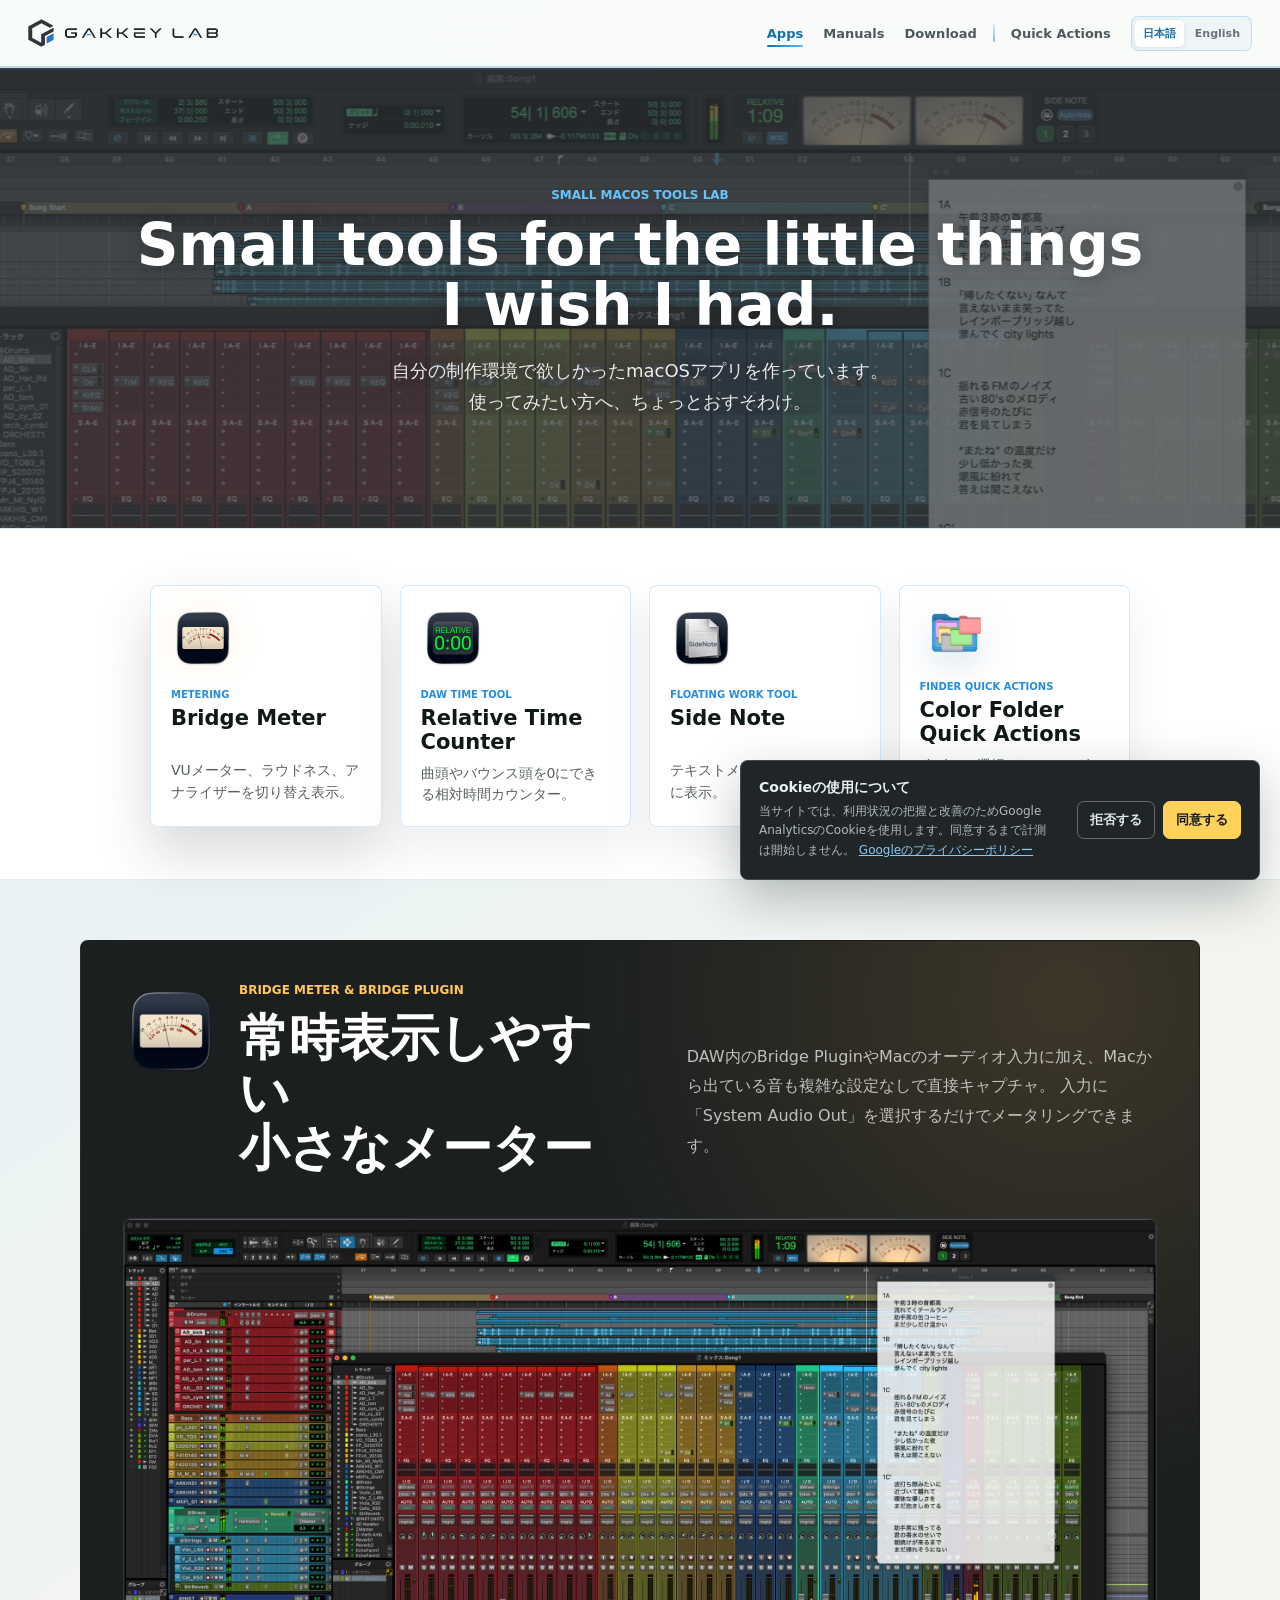
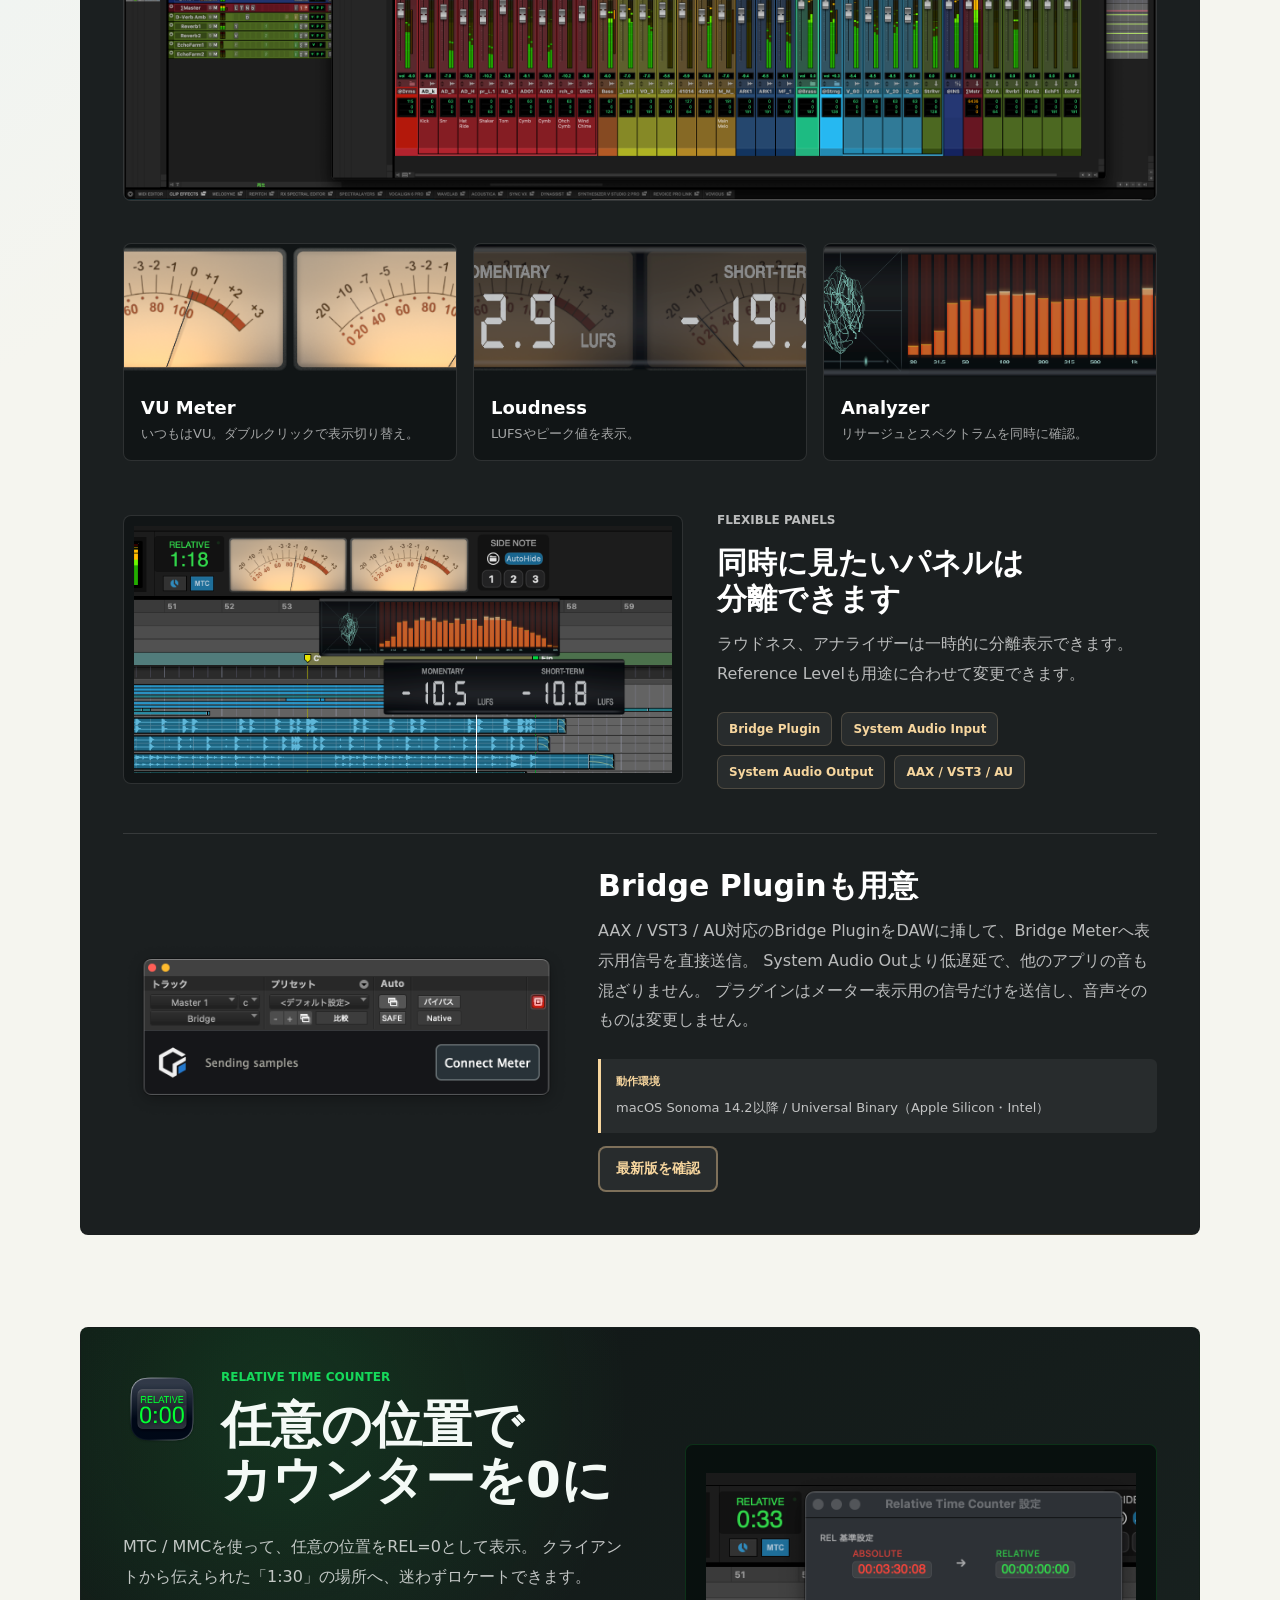
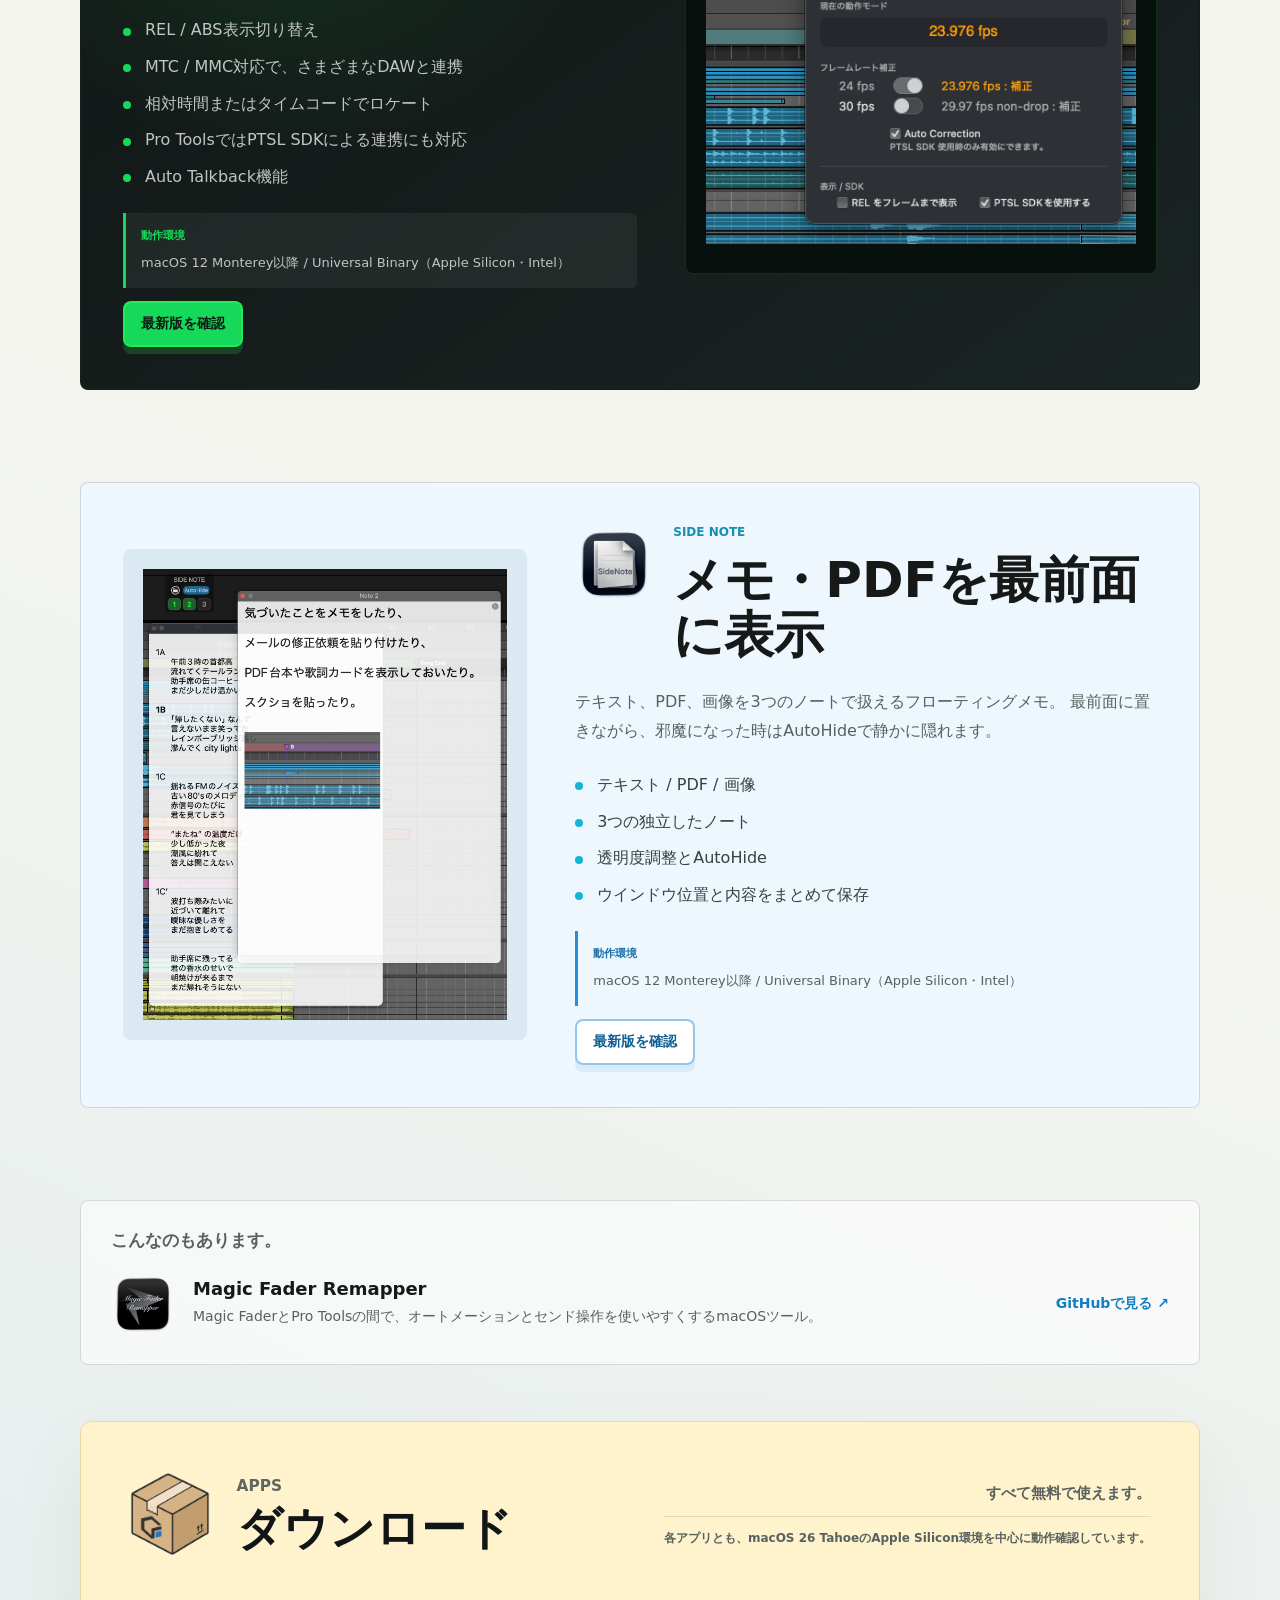
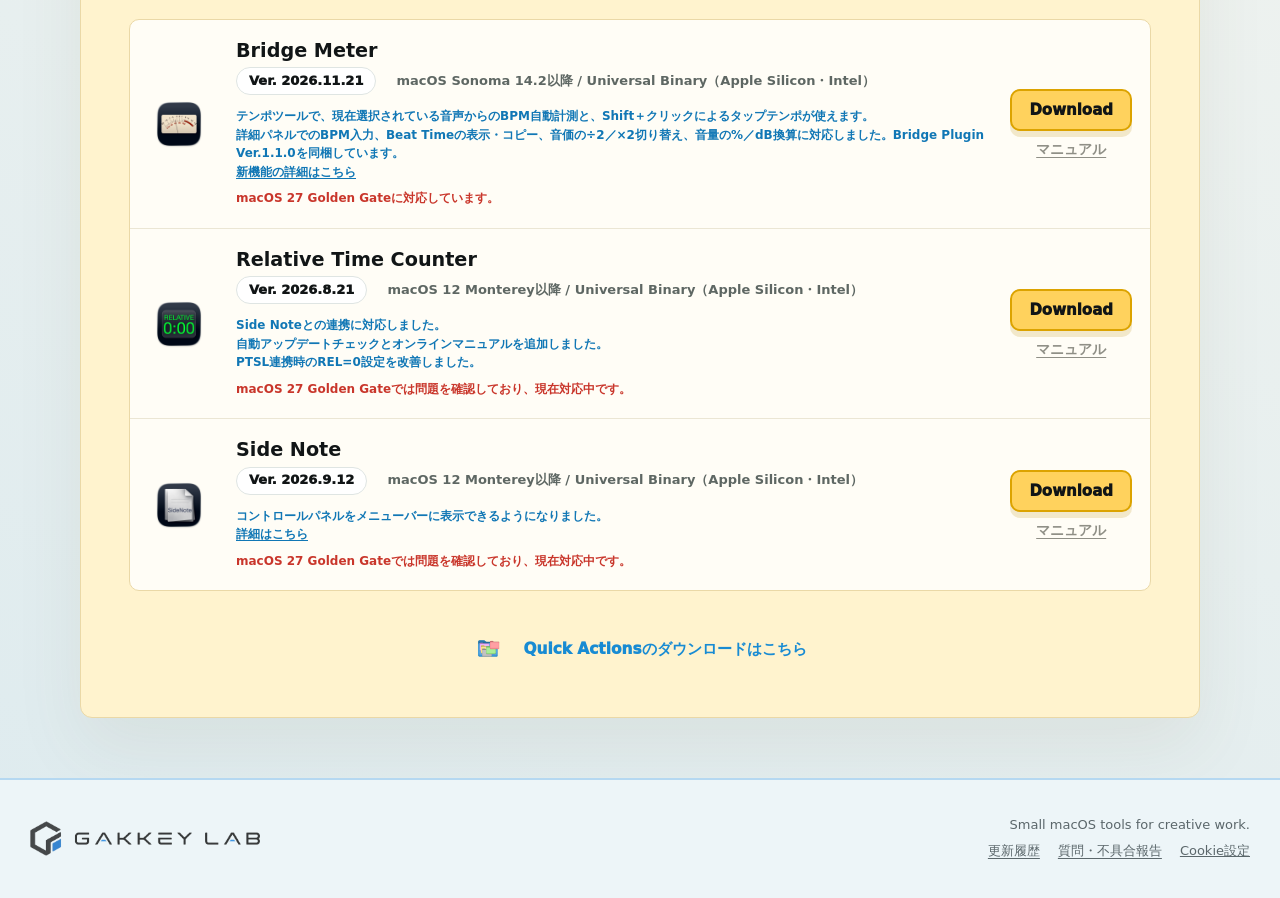
<file: index.html>
<!doctype html>
<html lang="ja">
  <head>
    <meta charset="utf-8">
    <meta name="viewport" content="width=device-width, initial-scale=1">
    <title>GAKKEY LAB | macOS Tools for Creative Work</title>
    <meta
      name="description"
      content="「あったらいいな」を、小さなツールにBridge Meter、Relative Time Counter、Side Noteを公開するmacOS tools lab。"
    >
    <link rel="canonical" href="https://lab.gakkey.com/">
    <link rel="alternate" hreflang="ja" href="https://lab.gakkey.com/">
    <link rel="alternate" hreflang="en" href="https://lab.gakkey.com/en/">
    <link rel="alternate" hreflang="x-default" href="https://lab.gakkey.com/">
    <link rel="icon" type="image/png" sizes="512x512" href="/assets/gakkey-lab/favicon.png?v=3">
    <link rel="shortcut icon" href="/favicon.ico?v=3">
    <link rel="apple-touch-icon" sizes="180x180" href="/assets/gakkey-lab/apple-touch-icon.png?v=3">
    <link rel="stylesheet" href="gakkey-lab.css">
    <script defer src="/analytics.js"></script>
    <script defer src="hero-motion.js"></script>
  </head>
  <body>
    <header class="topbar">
      <a class="brand" href="#" aria-label="GAKKEY LAB">
        <img src="assets/gakkey-lab/logo.png" alt="GAKKEY LAB">
      </a>
      <div class="topbar-controls">
        <nav aria-label="Main navigation">
          <span class="nav-group nav-apps">
            <a href="#apps" aria-current="page">Apps</a>
            <a href="/manuals/">Manuals</a>
            <a href="#download">Download</a>
          </span>
          <span class="nav-group nav-quick">
            <a href="quick-actions/">Quick Actions</a>
          </span>
        </nav>
        <div class="language-switch" aria-label="Language">
          <a class="active" href="/" lang="ja" aria-current="page">日本語</a>
          <a href="/en/" lang="en">English</a>
        </div>
      </div>
    </header>

    <main id="top">
      <section class="hero">
        <div class="hero-content">
          <p class="eyebrow">Small macOS tools lab</p>
          <h1><span class="hero-title-line"><span>Small tools for</span> <span>the little things</span></span><br><span class="hero-title-line">I wish I had.</span></h1>
          <p class="lead">
            自分の制作環境で欲しかったmacOSアプリを作っています。<br>
            使ってみたい方へ、ちょっとおすそわけ。
          </p>
        </div>
      </section>

      <section class="tool-showcase" id="apps">
        <div class="tool-showcase-inner">
          <div class="hero-app-grid" aria-label="GAKKEY LABで公開しているmacOSアプリとQuick Actions">
            <a class="app-card featured-card" href="#bridge-meter">
              <img src="assets/gakkey-lab/bridge-meter-icon.png" alt="Bridge Meter icon">
              <div>
                <span class="app-kind">Metering</span>
                <h3>Bridge Meter</h3>
                <p>VUメーター、ラウドネス、アナライザーを切り替え表示。</p>
              </div>
            </a>

          <a class="app-card rtc-card" href="#rtc">
            <img src="assets/gakkey-lab/rtc-icon.png" alt="Relative Time Counter icon">
            <div>
              <span class="app-kind">DAW time tool</span>
              <h3>Relative Time Counter</h3>
              <p>曲頭やバウンス頭を0にできる相対時間カウンター。</p>
            </div>
          </a>

          <a class="app-card note-card" href="#side-note">
            <img src="assets/gakkey-lab/side-note-icon.png" alt="Side Note icon">
            <div>
              <span class="app-kind">Floating work tool</span>
              <h3>Side Note</h3>
              <p>テキストメモやPDFを最前面に表示。</p>
            </div>
          </a>

          <a class="app-card quick-card" href="quick-actions/">
            <img class="quick-action-icon" src="assets/gakkey-lab/quick-actions/color-folder-icon.png" alt="Color Folder Quick Actions icon">
            <div>
              <span class="app-kind">Finder Quick Actions</span>
              <h3>Color Folder Quick Actions</h3>
              <p>Finderで選択したフォルダの色を変更。</p>
            </div>
          </a>
        </div>
        </div>
      </section>

      <section class="app-overview">
        <div class="app-grid">
          <a class="app-card featured-card" href="#bridge-meter">
            <img src="assets/gakkey-lab/bridge-meter-icon.png" alt="Bridge Meter icon">
            <div>
              <span class="app-kind">Featured</span>
              <h3>Bridge Meter</h3>
              <p>VUメーター、ラウドネス、アナライザーを切り替え表示。</p>
            </div>
          </a>

          <a class="app-card rtc-card" href="#rtc">
            <img src="assets/gakkey-lab/rtc-icon.png" alt="Relative Time Counter icon">
            <div>
              <span class="app-kind">DAW time tool</span>
              <h3>Relative Time Counter</h3>
              <p>曲頭やバウンス頭を0にできる相対時間カウンター。</p>
            </div>
          </a>

          <a class="app-card note-card" href="#side-note">
            <img src="assets/gakkey-lab/side-note-icon.png" alt="Side Note icon">
            <div>
              <span class="app-kind">Floating work tool</span>
              <h3>Side Note</h3>
              <p>テキストメモやPDFを最前面に表示。</p>
            </div>
          </a>
        </div>
      </section>

      <section class="product bridge-section" id="bridge-meter">
        <div class="product-heading">
          <div class="product-title">
            <img src="assets/gakkey-lab/bridge-meter-icon.png" alt="">
            <div>
              <p class="eyebrow">Bridge Meter &amp; Bridge Plugin</p>
              <h2>常時表示しやすい<br>小さなメーター</h2>
            </div>
          </div>
          <p class="product-intro">
            DAW内のBridge PluginやMacのオーディオ入力に加え、Macから出ている音も複雑な設定なしで直接キャプチャ。
            入力に「System Audio Out」を選択するだけでメータリングできます。
          </p>
        </div>

        <figure class="protools-showcase">
          <img
            src="assets/gakkey-lab/hero-protools.png"
            alt="Bridge Meter、Relative Time Counter、Side NoteをPro Toolsの作業画面に配置した様子"
          >
        </figure>

        <div class="meter-modes">
          <figure>
            <img src="assets/gakkey-lab/bridge-vu.png" alt="Stereo VU meter display">
            <figcaption>
              <strong>VU Meter</strong>
              <span>いつもはVU。ダブルクリックで表示切り替え。</span>
            </figcaption>
          </figure>
          <figure>
            <img src="assets/gakkey-lab/bridge-loudness.png" alt="Momentary and short-term loudness display">
            <figcaption>
              <strong>Loudness</strong>
              <span>LUFSやピーク値を表示。</span>
            </figcaption>
          </figure>
          <figure>
            <img src="assets/gakkey-lab/bridge-analyzer.png" alt="Lissajous and spectrum analyzer display">
            <figcaption>
              <strong>Analyzer</strong>
              <span>リサージュとスペクトラムを同時に確認。</span>
            </figcaption>
          </figure>
        </div>

        <div class="bridge-detail">
          <figure class="detail-shot">
            <img src="assets/gakkey-lab/bridge-detached.png" alt="Bridge Meter panels detached over a Pro Tools session">
          </figure>
          <div class="detail-copy">
            <p class="eyebrow">Flexible panels</p>
            <h3>同時に見たいパネルは<br>分離できます</h3>
            <p>
              ラウドネス、アナライザーは一時的に分離表示できます。<br>
              Reference Levelも用途に合わせて変更できます。
            </p>
            <div class="feature-tags">
              <span>Bridge Plugin</span>
              <span>System Audio Input</span>
              <span>System Audio Output</span>
              <span>AAX / VST3 / AU</span>
            </div>
          </div>
        </div>

        <div class="plugin-strip">
          <img src="assets/gakkey-lab/bridge-plugin.png" alt="Bridge Plugin window">
          <div>
            <h3>Bridge Pluginも用意</h3>
            <p>
              AAX / VST3 / AU対応のBridge PluginをDAWに挿して、Bridge Meterへ表示用信号を直接送信。
              System Audio Outより低遅延で、他のアプリの音も混ざりません。
              プラグインはメーター表示用の信号だけを送信し、音声そのものは変更しません。
            </p>
            <p class="system-requirements dark-requirements">
              <strong>動作環境</strong>
              <span>macOS Sonoma 14.2以降 / Universal Binary（Apple Silicon・Intel）</span>
            </p>
            <a
              class="product-download dark-download"
              href="#download-bridge-meter"
            >
              最新版を確認
            </a>
          </div>
        </div>
      </section>

      <section class="product split-product rtc-section" id="rtc">
        <div class="split-copy">
          <div class="product-title compact-title">
            <img src="assets/gakkey-lab/rtc-icon.png" alt="">
            <div>
              <p class="eyebrow">Relative Time Counter</p>
              <h2>任意の位置で<br>
              カウンターを0に</h2>
            </div>
          </div>
          <p>
            MTC / MMCを使って、任意の位置をREL=0として表示。
            クライアントから伝えられた「1:30」の場所へ、迷わずロケートできます。
          </p>
          <ul class="plain-features">
            <li>REL / ABS表示切り替え</li>
            <li>MTC / MMC対応で、さまざまなDAWと連携</li>
            <li>相対時間またはタイムコードでロケート</li>
            <li>Pro ToolsではPTSL SDKによる連携にも対応</li>
            <li>Auto Talkback機能</li>
          </ul>
          <p class="system-requirements">
            <strong>動作環境</strong>
            macOS 12 Monterey以降 / Universal Binary（Apple Silicon・Intel）
          </p>
          <a
            class="product-download"
            href="#download-relative-time-counter"
          >
            最新版を確認
          </a>
        </div>
        <figure class="window-shot">
          <img
            src="assets/gakkey-lab/rtc-screenshot.png"
            alt="Relative Time Counterのカウンターと設定画面をPro Tools上に表示した様子"
          >
        </figure>
      </section>

      <section class="product split-product note-section" id="side-note">
        <figure class="window-shot note-shot">
          <img
            src="assets/gakkey-lab/side-note-screenshot.png"
            alt="Side Noteでメモ、歌詞、画像をPro Tools上に表示した様子"
          >
        </figure>
        <div class="split-copy">
          <div class="product-title compact-title">
            <img src="assets/gakkey-lab/side-note-icon.png" alt="">
            <div>
              <p class="eyebrow">Side Note</p>
              <h2>メモ・PDFを最前面に表示</h2>
            </div>
          </div>
          <p>
            テキスト、PDF、画像を3つのノートで扱えるフローティングメモ。
            最前面に置きながら、邪魔になった時はAutoHideで静かに隠れます。
          </p>
          <ul class="plain-features">
            <li>テキスト / PDF / 画像</li>
            <li>3つの独立したノート</li>
            <li>透明度調整とAutoHide</li>
            <li>ウインドウ位置と内容をまとめて保存</li>
          </ul>
          <p class="system-requirements">
            <strong>動作環境</strong>
            macOS 12 Monterey以降 / Universal Binary（Apple Silicon・Intel）
          </p>
          <a
            class="product-download"
            href="#download-side-note"
          >
            最新版を確認
          </a>
        </div>
      </section>

      <section class="lab-tools" aria-labelledby="lab-tools-heading">
        <h2 id="lab-tools-heading">こんなのもあります。</h2>
        <div class="lab-tool">
          <img src="assets/gakkey-lab/magic-fader-remapper-icon.png" width="64" height="64" alt="">
          <div class="lab-tool-copy">
            <h3>Magic Fader Remapper</h3>
            <p>Magic FaderとPro Toolsの間で、オートメーションとセンド操作を使いやすくするmacOSツール。</p>
          </div>
          <a class="lab-tool-link" href="https://github.com/gakkeygakkey/Magic-Fader-Remapper" target="_blank" rel="noopener">GitHubで見る <span aria-hidden="true">↗</span></a>
        </div>
      </section>

      <section class="download download-section-v2" id="download">
        <div class="gl-download-panel">
          <div class="gl-download-header">
            <div class="gl-download-heading">
              <img class="gl-download-box" src="assets/gakkey-lab/package-icon.png" alt="">
              <div>
                <div class="gl-download-eyebrow">Apps</div>
                <h2>ダウンロード</h2>
              </div>
            </div>
            <div class="gl-download-summary">
              <p>すべて無料で使えます。</p><span></span>
              <p>各アプリとも、macOS 26 TahoeのApple Silicon環境を中心に動作確認しています。</p>
            </div>
          </div>
          <div class="gl-download-list">
            <div class="gl-download-row" id="download-bridge-meter">
              <img class="gl-download-app-icon" src="assets/gakkey-lab/bridge-meter-icon.png" alt="Bridge Meter">
              <div class="gl-download-app-main"><h3>Bridge Meter</h3><div class="gl-download-meta"><span class="gl-download-version">Ver. 2026.11.21</span><span>macOS Sonoma 14.2以降 / Universal Binary（Apple Silicon・Intel）</span></div><div class="gl-download-notes"><div>テンポツールで、現在選択されている音声からのBPM自動計測と、Shift＋クリックによるタップテンポが使えます。</div><div>詳細パネルでのBPM入力、Beat Timeの表示・コピー、音価の÷2／×2切り替え、音量の%／dB換算に対応しました。Bridge Plugin Ver.1.1.0を同梱しています。</div><div><a href="bridge-meter/manual/#tempo-tool">新機能の詳細はこちら</a></div></div><div class="gl-download-compat-status">macOS 27 Golden Gateに対応しています。</div></div>
              <div class="gl-download-actions"><a class="gl-download-button" href="https://github.com/gakkeygakkey/gakkey-lab-site/releases/download/bridge-meter-2026.11.21/Bridge-Meter-2026.11.21.dmg">Download</a><a class="gl-download-manual" href="bridge-meter/manual/">マニュアル</a></div>
            </div>
            <div class="gl-download-row" id="download-relative-time-counter">
              <img class="gl-download-app-icon" src="assets/gakkey-lab/rtc-icon.png" alt="Relative Time Counter">
              <div class="gl-download-app-main"><h3>Relative Time Counter</h3><div class="gl-download-meta"><span class="gl-download-version">Ver. 2026.8.21</span><span>macOS 12 Monterey以降 / Universal Binary（Apple Silicon・Intel）</span></div><div class="gl-download-notes"><div>Side Noteとの連携に対応しました。</div><div>自動アップデートチェックとオンラインマニュアルを追加しました。</div><div>PTSL連携時のREL=0設定を改善しました。</div></div><div class="gl-download-compat-status">macOS 27 Golden Gateでは問題を確認しており、現在対応中です。</div></div>
              <div class="gl-download-actions"><a class="gl-download-button" href="https://github.com/gakkeygakkey/gakkey-lab-site/releases/download/relative-time-counter-2026.8.21/Relative-Time-Counter-2026.8.21.dmg">Download</a><a class="gl-download-manual" href="relative-time-counter/manual/">マニュアル</a></div>
            </div>
            <div class="gl-download-row" id="download-side-note">
              <img class="gl-download-app-icon" src="assets/gakkey-lab/side-note-icon.png" alt="Side Note">
              <div class="gl-download-app-main"><h3>Side Note</h3><div class="gl-download-meta"><span class="gl-download-version">Ver. 2026.9.12</span><span>macOS 12 Monterey以降 / Universal Binary（Apple Silicon・Intel）</span></div><div class="gl-download-notes"><div>コントロールパネルをメニューバーに表示できるようになりました。</div><div><a href="https://lab.gakkey.com/side-note/manual/#menu-bar">詳細はこちら</a></div></div><div class="gl-download-compat-status">macOS 27 Golden Gateでは問題を確認しており、現在対応中です。</div></div>
              <div class="gl-download-actions"><a class="gl-download-button" href="https://github.com/gakkeygakkey/gakkey-lab-site/releases/download/side-note-2026.9.12/Side-Note-2026.9.12.dmg">Download</a><a class="gl-download-manual" href="side-note/manual/">マニュアル</a></div>
            </div>
          </div>
          <a class="gl-download-quick-actions" href="quick-actions/"><img class="gl-download-qa-icon" src="assets/gakkey-lab/quick-actions/color-folder-icon.png" alt=""><span>Quick Actionsのダウンロードはこちら</span></a>
        </div>
      </section>
    </main>

    <footer class="footer">
      <img src="assets/gakkey-lab/logo.png" alt="GAKKEY LAB">
      <div class="footer-meta">
        <span>Small macOS tools for creative work.</span>
        <nav class="footer-links" aria-label="サポートリンク">
          <a href="https://github.com/gakkeygakkey/gakkey-lab-site/releases" target="_blank" rel="noopener">更新履歴</a>
          <a href="https://github.com/gakkeygakkey/gakkey-lab-site/discussions" target="_blank" rel="noopener">質問・不具合報告</a>
        </nav>
      </div>
    </footer>
</body>
</html>
</file>
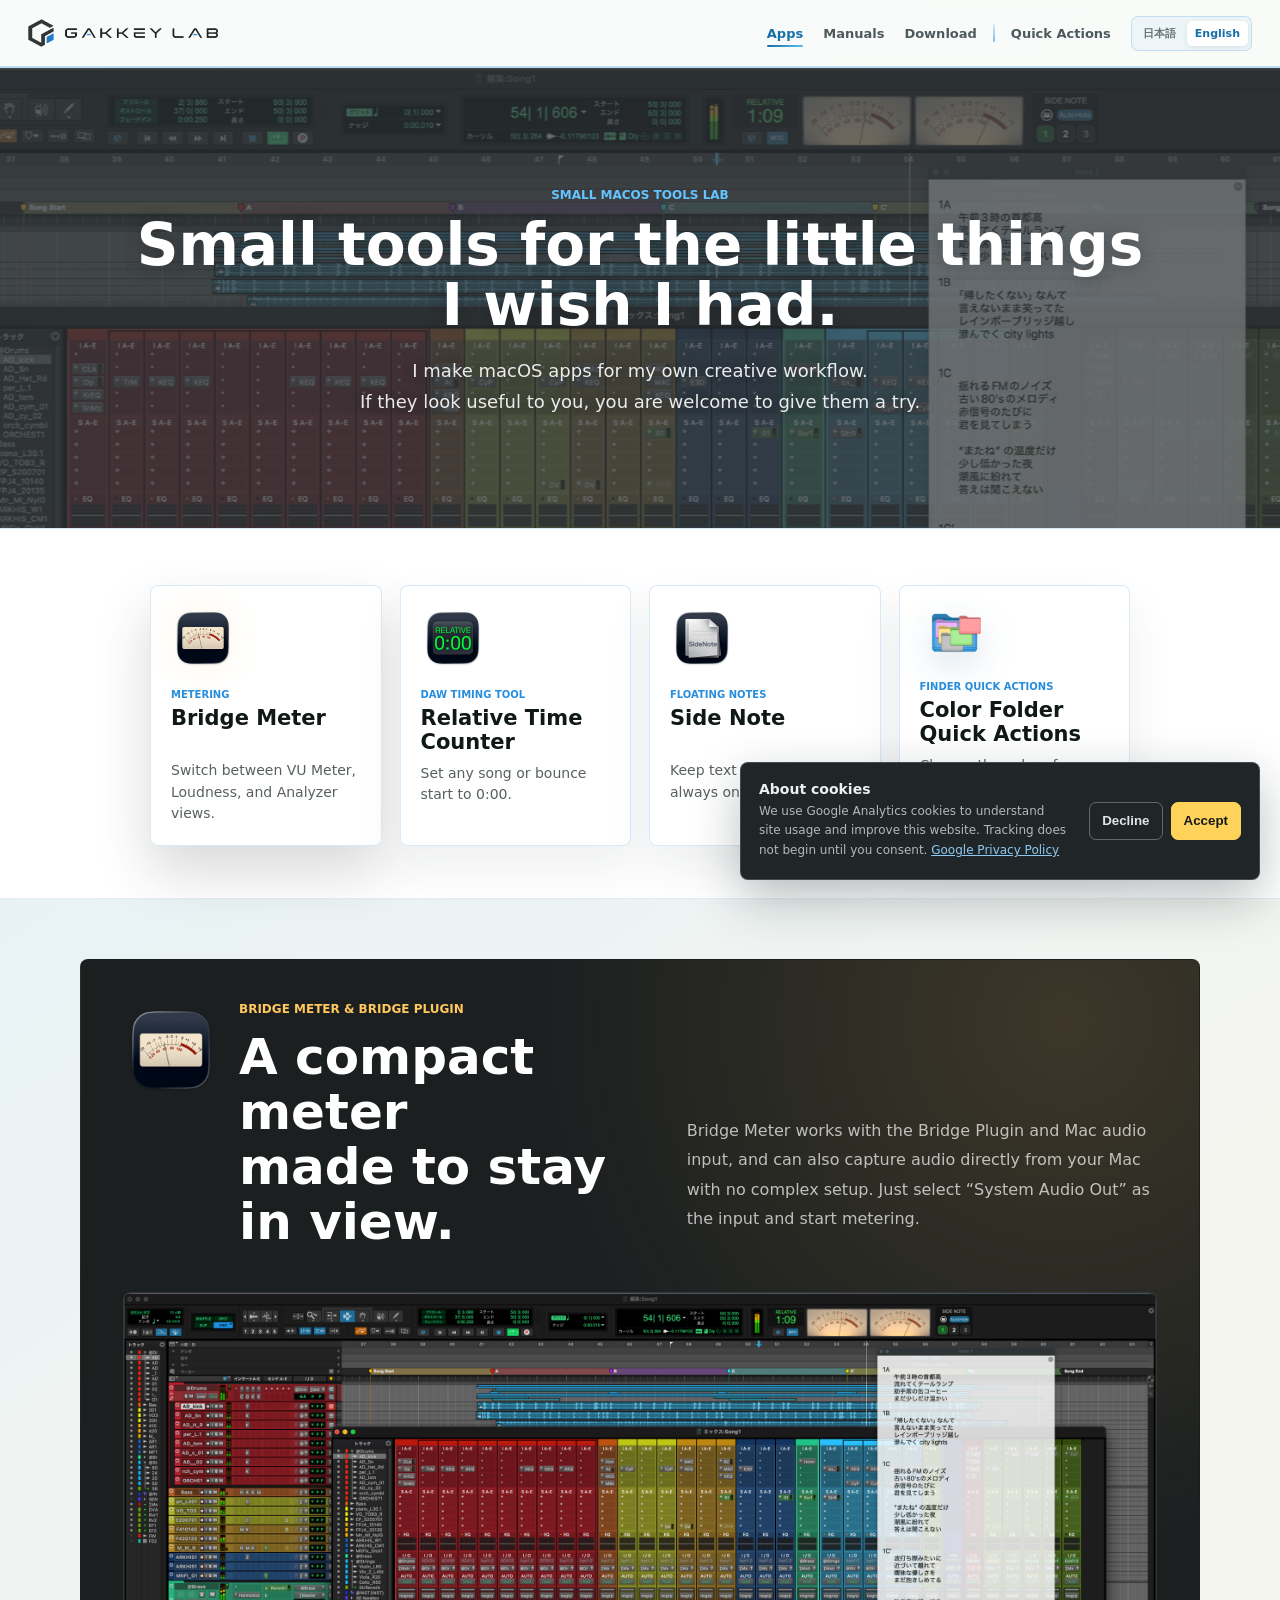
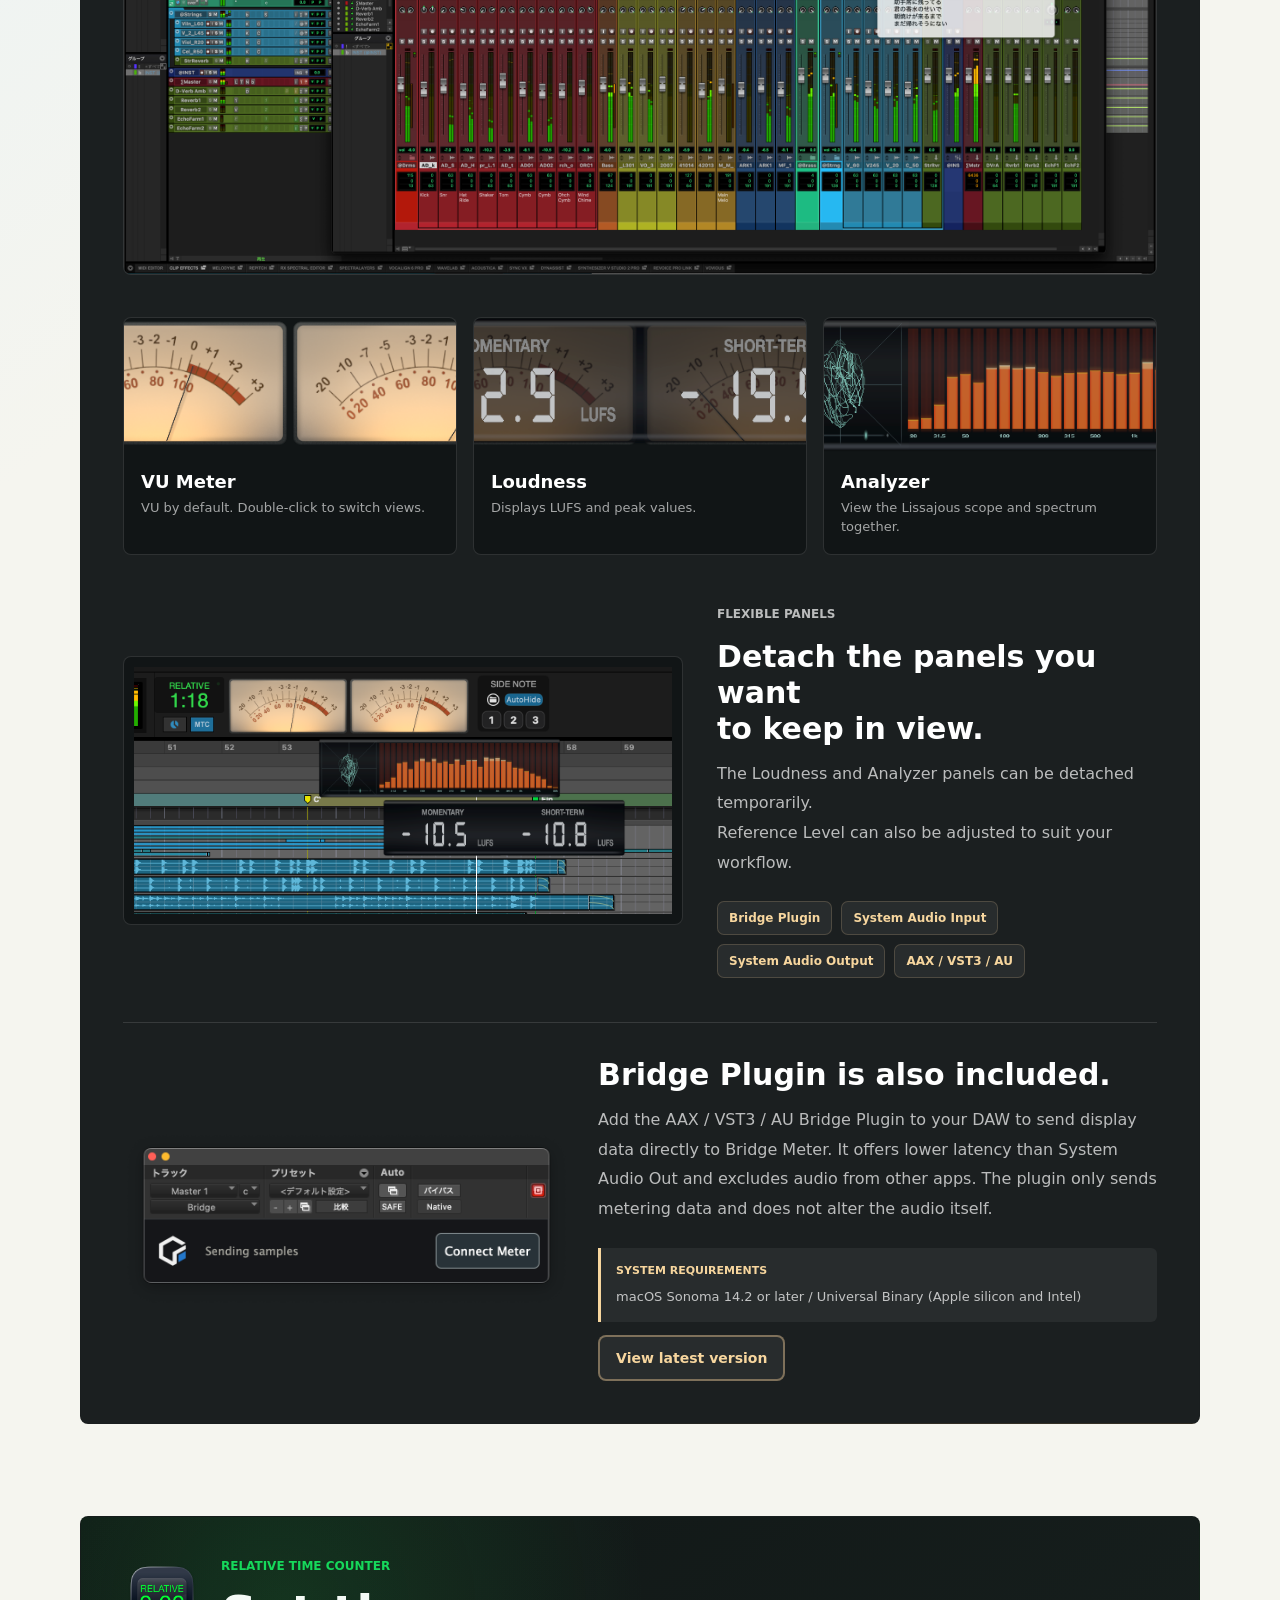
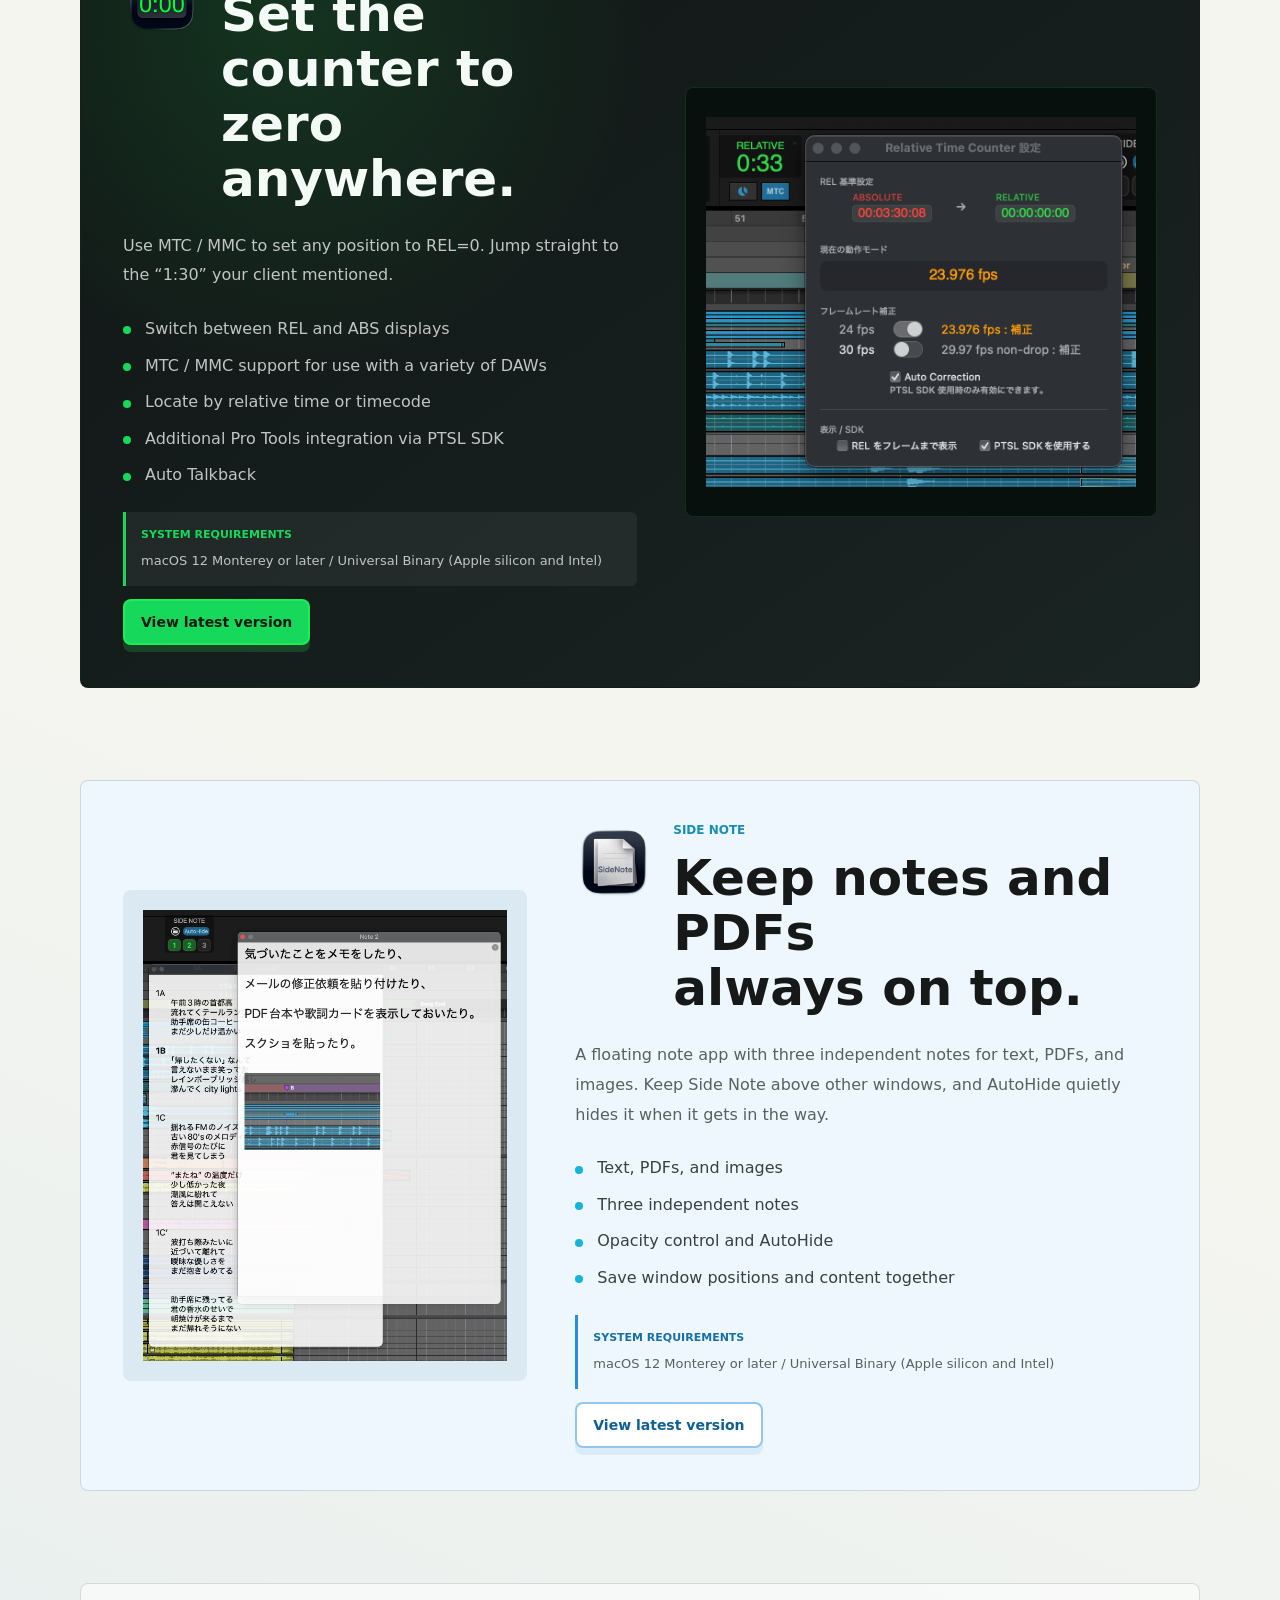
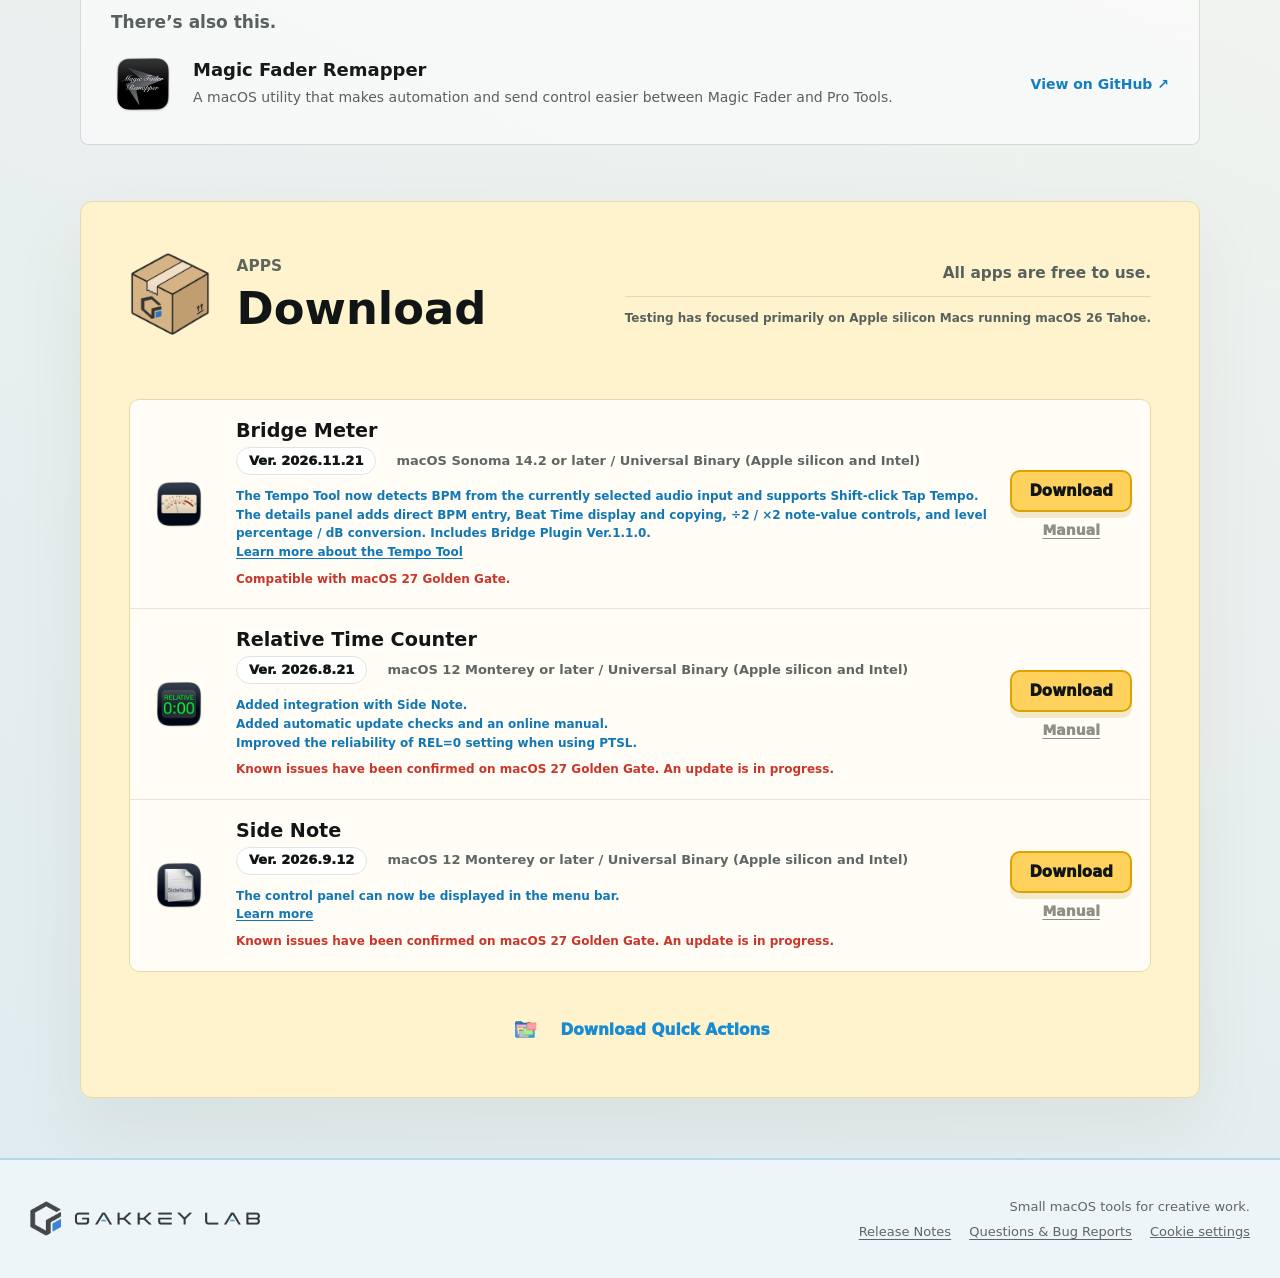
<file: en/index.html>
<!doctype html>
<html lang="en">
  <head>
    <meta charset="utf-8">
    <meta name="viewport" content="width=device-width, initial-scale=1">
    <title>GAKKEY LAB | Small macOS Tools for Creative Work</title>
    <meta
      name="description"
      content="Small macOS tools made for creative workflows: Bridge Meter, Relative Time Counter, and Side Note."
    >
    <link rel="canonical" href="https://lab.gakkey.com/en/">
    <link rel="alternate" hreflang="ja" href="https://lab.gakkey.com/">
    <link rel="alternate" hreflang="en" href="https://lab.gakkey.com/en/">
    <link rel="alternate" hreflang="x-default" href="https://lab.gakkey.com/">
    <link rel="icon" type="image/png" sizes="512x512" href="/assets/gakkey-lab/favicon.png?v=3">
    <link rel="shortcut icon" href="/favicon.ico?v=3">
    <link rel="apple-touch-icon" sizes="180x180" href="/assets/gakkey-lab/apple-touch-icon.png?v=3">
    <link rel="stylesheet" href="../gakkey-lab.css">
    <script defer src="/analytics.js"></script>
    <script defer src="../hero-motion.js"></script>
  </head>
  <body>
    <header class="topbar">
      <a class="brand" href="#" aria-label="GAKKEY LAB">
        <img src="../assets/gakkey-lab/logo.png" alt="GAKKEY LAB">
      </a>
      <div class="topbar-controls">
        <nav aria-label="Main navigation">
          <span class="nav-group nav-apps">
            <a href="#apps" aria-current="page">Apps</a>
            <a href="/en/manuals/">Manuals</a>
            <a href="#download">Download</a>
          </span>
          <span class="nav-group nav-quick">
            <a href="quick-actions/">Quick Actions</a>
          </span>
        </nav>
        <div class="language-switch" aria-label="Language">
          <a href="/" lang="ja">日本語</a>
          <a class="active" href="/en/" lang="en" aria-current="page">English</a>
        </div>
      </div>
    </header>

    <main id="top">
      <section class="hero">
        <div class="hero-content">
          <p class="eyebrow">Small macOS tools lab</p>
          <h1><span class="hero-title-line"><span>Small tools for</span> <span>the little things</span></span><br><span class="hero-title-line">I wish I had.</span></h1>
          <p class="lead">
            I make macOS apps for my own creative workflow.<br>
            If they look useful to you, you are welcome to give them a try.
          </p>
        </div>
      </section>

      <section class="tool-showcase" id="apps">
        <div class="tool-showcase-inner">
          <div class="hero-app-grid" aria-label="macOS apps and Quick Actions made at GAKKEY LAB">
            <a class="app-card featured-card" href="#bridge-meter">
              <img src="../assets/gakkey-lab/bridge-meter-icon.png" alt="Bridge Meter icon">
              <div>
                <span class="app-kind">Metering</span>
                <h3>Bridge Meter</h3>
                <p>Switch between VU Meter, Loudness, and Analyzer views.</p>
              </div>
            </a>

          <a class="app-card rtc-card" href="#rtc">
            <img src="../assets/gakkey-lab/rtc-icon.png" alt="Relative Time Counter icon">
            <div>
              <span class="app-kind">DAW timing tool</span>
              <h3>Relative Time Counter</h3>
              <p>Set any song or bounce start to 0:00.</p>
            </div>
          </a>

          <a class="app-card note-card" href="#side-note">
            <img src="../assets/gakkey-lab/side-note-icon.png" alt="Side Note icon">
            <div>
              <span class="app-kind">Floating notes</span>
              <h3>Side Note</h3>
              <p>Keep text notes and PDFs always on top.</p>
            </div>
          </a>

          <a class="app-card quick-card" href="quick-actions/">
            <img class="quick-action-icon" src="../assets/gakkey-lab/quick-actions/color-folder-icon.png" alt="Color Folder Quick Actions icon">
            <div>
              <span class="app-kind">Finder Quick Actions</span>
              <h3>Color Folder Quick Actions</h3>
              <p>Change the color of selected folders in Finder.</p>
            </div>
          </a>
        </div>
        </div>
      </section>

      <section class="app-overview">
        <div class="app-grid">
          <a class="app-card featured-card" href="#bridge-meter">
            <img src="../assets/gakkey-lab/bridge-meter-icon.png" alt="Bridge Meter icon">
            <div>
              <span class="app-kind">Featured</span>
              <h3>Bridge Meter</h3>
              <p>Switch between VU Meter, Loudness, and Analyzer views.</p>
            </div>
          </a>

          <a class="app-card rtc-card" href="#rtc">
            <img src="../assets/gakkey-lab/rtc-icon.png" alt="Relative Time Counter icon">
            <div>
              <span class="app-kind">DAW timing tool</span>
              <h3>Relative Time Counter</h3>
              <p>A relative counter that lets you set any song or bounce start to 0:00.</p>
            </div>
          </a>

          <a class="app-card note-card" href="#side-note">
            <img src="../assets/gakkey-lab/side-note-icon.png" alt="Side Note icon">
            <div>
              <span class="app-kind">Floating notes</span>
              <h3>Side Note</h3>
              <p>Keep text notes and PDFs always on top.</p>
            </div>
          </a>
        </div>
      </section>

      <section class="product bridge-section" id="bridge-meter">
        <div class="product-heading">
          <div class="product-title">
            <img src="../assets/gakkey-lab/bridge-meter-icon.png" alt="">
            <div>
              <p class="eyebrow">Bridge Meter &amp; Bridge Plugin</p>
              <h2>A compact meter<br>made to stay in view.</h2>
            </div>
          </div>
          <p class="product-intro">
            Bridge Meter works with the Bridge Plugin and Mac audio input, and can also
            capture audio directly from your Mac with no complex setup.
            Just select “System Audio Out” as the input and start metering.
          </p>
        </div>

        <figure class="protools-showcase">
          <img
            src="../assets/gakkey-lab/hero-protools.png"
            alt="Bridge Meter, Relative Time Counter, and Side Note arranged in a Pro Tools workspace"
          >
        </figure>

        <div class="meter-modes">
          <figure>
            <img src="../assets/gakkey-lab/bridge-vu.png" alt="Stereo VU meter display">
            <figcaption>
              <strong>VU Meter</strong>
              <span>VU by default. Double-click to switch views.</span>
            </figcaption>
          </figure>
          <figure>
            <img src="../assets/gakkey-lab/bridge-loudness.png" alt="Momentary and short-term loudness display">
            <figcaption>
              <strong>Loudness</strong>
              <span>Displays LUFS and peak values.</span>
            </figcaption>
          </figure>
          <figure>
            <img src="../assets/gakkey-lab/bridge-analyzer.png" alt="Lissajous and spectrum analyzer display">
            <figcaption>
              <strong>Analyzer</strong>
              <span>View the Lissajous scope and spectrum together.</span>
            </figcaption>
          </figure>
        </div>

        <div class="bridge-detail">
          <figure class="detail-shot">
            <img src="../assets/gakkey-lab/bridge-detached.png" alt="Bridge Meter panels detached over a Pro Tools session">
          </figure>
          <div class="detail-copy">
            <p class="eyebrow">Flexible panels</p>
            <h3>Detach the panels you want<br>to keep in view.</h3>
            <p>
              The Loudness and Analyzer panels can be detached temporarily.<br>
              Reference Level can also be adjusted to suit your workflow.
            </p>
            <div class="feature-tags">
              <span>Bridge Plugin</span>
              <span>System Audio Input</span>
              <span>System Audio Output</span>
              <span>AAX / VST3 / AU</span>
            </div>
          </div>
        </div>

        <div class="plugin-strip">
          <img src="../assets/gakkey-lab/bridge-plugin.png" alt="Bridge Plugin window">
          <div>
            <h3>Bridge Plugin is also included.</h3>
            <p>
              Add the AAX / VST3 / AU Bridge Plugin to your DAW to send display data directly to Bridge Meter.
              It offers lower latency than System Audio Out and excludes audio from other apps.
              The plugin only sends metering data and does not alter the audio itself.
            </p>
            <p class="system-requirements dark-requirements">
              <strong>System Requirements</strong>
              <span>macOS Sonoma 14.2 or later / Universal Binary (Apple silicon and Intel)</span>
            </p>
            <a
              class="product-download dark-download"
              href="#download-bridge-meter"
            >
              View latest version
            </a>
          </div>
        </div>
      </section>

      <section class="product split-product rtc-section" id="rtc">
        <div class="split-copy">
          <div class="product-title compact-title">
            <img src="../assets/gakkey-lab/rtc-icon.png" alt="">
            <div>
              <p class="eyebrow">Relative Time Counter</p>
              <h2>Set the counter to<br>zero anywhere.</h2>
            </div>
          </div>
          <p>
            Use MTC / MMC to set any position to REL=0.
            Jump straight to the “1:30” your client mentioned.
          </p>
          <ul class="plain-features">
            <li>Switch between REL and ABS displays</li>
            <li>MTC / MMC support for use with a variety of DAWs</li>
            <li>Locate by relative time or timecode</li>
            <li>Additional Pro Tools integration via PTSL SDK</li>
            <li>Auto Talkback</li>
          </ul>
          <p class="system-requirements">
            <strong>System Requirements</strong>
            macOS 12 Monterey or later / Universal Binary (Apple silicon and Intel)
          </p>
          <a
            class="product-download"
            href="#download-relative-time-counter"
          >
            View latest version
          </a>
        </div>
        <figure class="window-shot">
          <img
            src="../assets/gakkey-lab/rtc-screenshot.png"
            alt="Relative Time Counter and its settings panel displayed over Pro Tools"
          >
        </figure>
      </section>

      <section class="product split-product note-section" id="side-note">
        <figure class="window-shot note-shot">
          <img
            src="../assets/gakkey-lab/side-note-screenshot.png"
            alt="Side Note displaying notes, lyrics, and an image over Pro Tools"
          >
        </figure>
        <div class="split-copy">
          <div class="product-title compact-title">
            <img src="../assets/gakkey-lab/side-note-icon.png" alt="">
            <div>
              <p class="eyebrow">Side Note</p>
              <h2>Keep notes and PDFs<br>always on top.</h2>
            </div>
          </div>
          <p>
            A floating note app with three independent notes for text, PDFs, and images.
            Keep Side Note above other windows, and AutoHide quietly hides it when it gets in the way.
          </p>
          <ul class="plain-features">
            <li>Text, PDFs, and images</li>
            <li>Three independent notes</li>
            <li>Opacity control and AutoHide</li>
            <li>Save window positions and content together</li>
          </ul>
          <p class="system-requirements">
            <strong>System Requirements</strong>
            macOS 12 Monterey or later / Universal Binary (Apple silicon and Intel)
          </p>
          <a
            class="product-download"
            href="#download-side-note"
          >
            View latest version
          </a>
        </div>
      </section>

      <section class="lab-tools" aria-labelledby="lab-tools-heading">
        <h2 id="lab-tools-heading">There’s also this.</h2>
        <div class="lab-tool">
          <img src="../assets/gakkey-lab/magic-fader-remapper-icon.png" width="64" height="64" alt="">
          <div class="lab-tool-copy">
            <h3>Magic Fader Remapper</h3>
            <p>A macOS utility that makes automation and send control easier between Magic Fader and Pro Tools.</p>
          </div>
          <a class="lab-tool-link" href="https://github.com/gakkeygakkey/Magic-Fader-Remapper" target="_blank" rel="noopener">View on GitHub <span aria-hidden="true">↗</span></a>
        </div>
      </section>

      <section class="download download-section-v2" id="download">
        <div class="gl-download-panel">
          <div class="gl-download-header">
            <div class="gl-download-heading"><img class="gl-download-box" src="../assets/gakkey-lab/package-icon.png" alt=""><div><div class="gl-download-eyebrow">Apps</div><h2>Download</h2></div></div>
            <div class="gl-download-summary"><p>All apps are free to use.</p><span></span><p>Testing has focused primarily on Apple silicon Macs running macOS 26 Tahoe.</p></div>
          </div>
          <div class="gl-download-list">
          <div class="gl-download-row" id="download-bridge-meter"><img class="gl-download-app-icon" src="../assets/gakkey-lab/bridge-meter-icon.png" alt="Bridge Meter"><div class="gl-download-app-main"><h3>Bridge Meter</h3><div class="gl-download-meta"><span class="gl-download-version">Ver. 2026.11.21</span><span>macOS Sonoma 14.2 or later / Universal Binary (Apple silicon and Intel)</span></div><div class="gl-download-notes"><div>The Tempo Tool now detects BPM from the currently selected audio input and supports Shift-click Tap Tempo.</div><div>The details panel adds direct BPM entry, Beat Time display and copying, ÷2 / ×2 note-value controls, and level percentage / dB conversion. Includes Bridge Plugin Ver.1.1.0.</div><div><a href="bridge-meter/manual/#tempo-tool">Learn more about the Tempo Tool</a></div></div><div class="gl-download-compat-status">Compatible with macOS 27 Golden Gate.</div></div><div class="gl-download-actions"><a class="gl-download-button" href="https://github.com/gakkeygakkey/gakkey-lab-site/releases/download/bridge-meter-2026.11.21/Bridge-Meter-2026.11.21.dmg">Download</a><a class="gl-download-manual" href="bridge-meter/manual/">Manual</a></div></div>
          <div class="gl-download-row" id="download-relative-time-counter"><img class="gl-download-app-icon" src="../assets/gakkey-lab/rtc-icon.png" alt="Relative Time Counter"><div class="gl-download-app-main"><h3>Relative Time Counter</h3><div class="gl-download-meta"><span class="gl-download-version">Ver. 2026.8.21</span><span>macOS 12 Monterey or later / Universal Binary (Apple silicon and Intel)</span></div><div class="gl-download-notes"><div>Added integration with Side Note.</div><div>Added automatic update checks and an online manual.</div><div>Improved the reliability of REL=0 setting when using PTSL.</div></div><div class="gl-download-compat-status">Known issues have been confirmed on macOS 27 Golden Gate. An update is in progress.</div></div><div class="gl-download-actions"><a class="gl-download-button" href="https://github.com/gakkeygakkey/gakkey-lab-site/releases/download/relative-time-counter-2026.8.21/Relative-Time-Counter-2026.8.21.dmg">Download</a><a class="gl-download-manual" href="relative-time-counter/manual/">Manual</a></div></div>
          <div class="gl-download-row" id="download-side-note"><img class="gl-download-app-icon" src="../assets/gakkey-lab/side-note-icon.png" alt="Side Note"><div class="gl-download-app-main"><h3>Side Note</h3><div class="gl-download-meta"><span class="gl-download-version">Ver. 2026.9.12</span><span>macOS 12 Monterey or later / Universal Binary (Apple silicon and Intel)</span></div><div class="gl-download-notes"><div>The control panel can now be displayed in the menu bar.</div><div><a href="https://lab.gakkey.com/en/side-note/manual/#menu-bar">Learn more</a></div></div><div class="gl-download-compat-status">Known issues have been confirmed on macOS 27 Golden Gate. An update is in progress.</div></div><div class="gl-download-actions"><a class="gl-download-button" href="https://github.com/gakkeygakkey/gakkey-lab-site/releases/download/side-note-2026.9.12/Side-Note-2026.9.12.dmg">Download</a><a class="gl-download-manual" href="side-note/manual/">Manual</a></div></div>
          </div>
          <a class="gl-download-quick-actions" href="quick-actions/"><img class="gl-download-qa-icon" src="../assets/gakkey-lab/quick-actions/color-folder-icon.png" alt=""><span>Download Quick Actions</span></a>
        </div>
      </section>
    </main>

    <footer class="footer">
      <img src="../assets/gakkey-lab/logo.png" alt="GAKKEY LAB">
      <div class="footer-meta">
        <span>Small macOS tools for creative work.</span>
        <nav class="footer-links" aria-label="Support links">
          <a href="https://github.com/gakkeygakkey/gakkey-lab-site/releases" target="_blank" rel="noopener">Release Notes</a>
          <a href="https://github.com/gakkeygakkey/gakkey-lab-site/discussions" target="_blank" rel="noopener">Questions &amp; Bug Reports</a>
        </nav>
      </div>
    </footer>
</body>
</html>
</file>
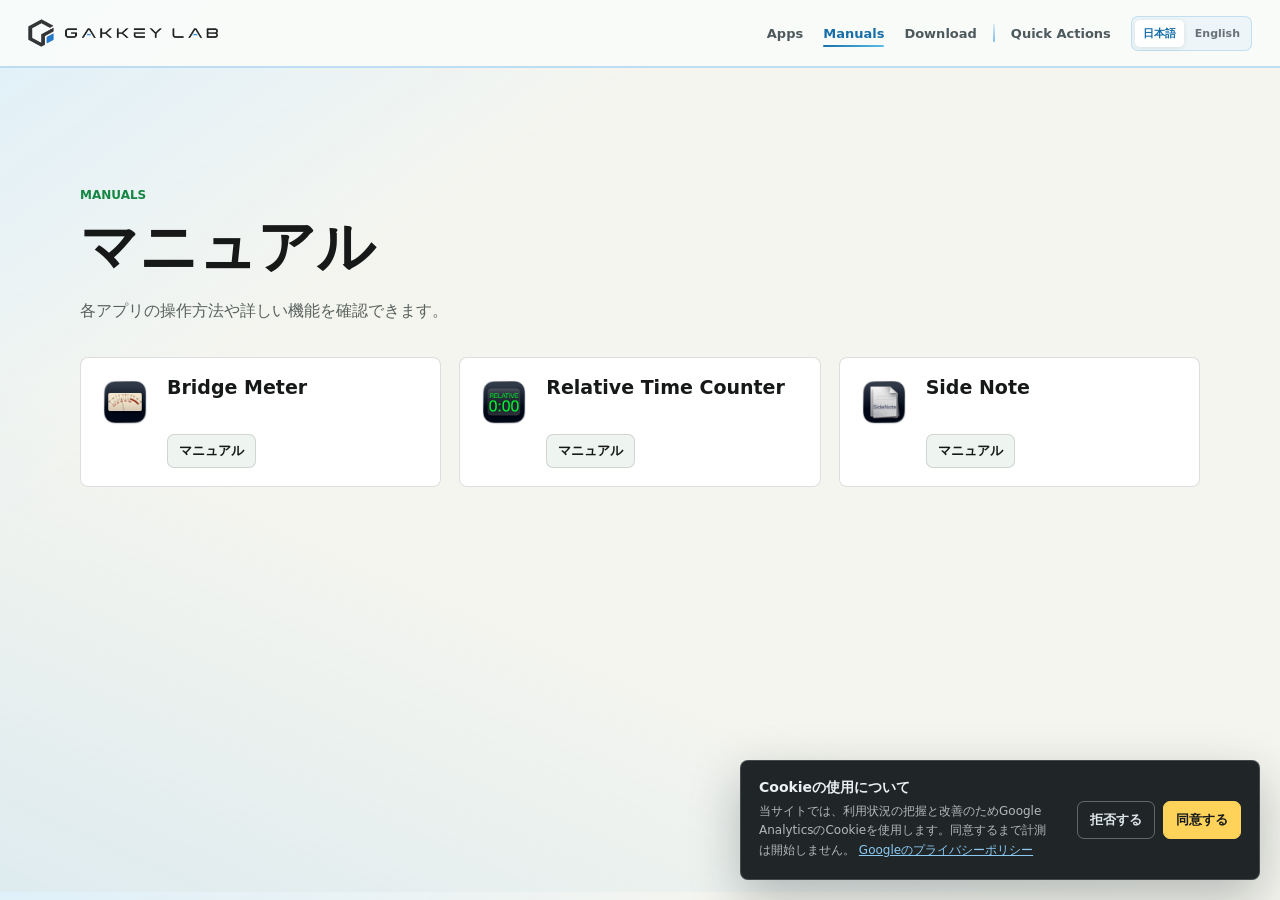
<file: manuals/index.html>
<!doctype html>
<html lang="ja">
  <head>
    <meta charset="utf-8">
    <meta name="viewport" content="width=device-width, initial-scale=1">
    <title>Manuals | GAKKEY LAB</title>
    <meta
      name="description"
      content="GAKKEY LABで公開しているmacOSアプリのマニュアル一覧。Bridge Meter、Relative Time Counter、Side Noteの操作方法を確認できます。"
    >
    <link rel="canonical" href="https://lab.gakkey.com/manuals/">
    <link rel="icon" type="image/png" sizes="512x512" href="/assets/gakkey-lab/favicon.png?v=3">
    <link rel="shortcut icon" href="/favicon.ico?v=3">
    <link rel="apple-touch-icon" sizes="180x180" href="/assets/gakkey-lab/apple-touch-icon.png?v=3">
    <link rel="stylesheet" href="../gakkey-lab.css">
    <script defer src="/analytics.js"></script>
  </head>
  <body>
    <header class="topbar">
      <a class="brand" href="../" aria-label="GAKKEY LAB">
        <img src="../assets/gakkey-lab/logo.png" alt="GAKKEY LAB">
      </a>
      <div class="topbar-controls">
        <nav aria-label="Main navigation">
          <span class="nav-group nav-apps">
            <a href="../#apps">Apps</a>
            <a href="./" aria-current="page">Manuals</a>
            <a href="../#download">Download</a>
          </span>
          <span class="nav-group nav-quick">
            <a href="../quick-actions/">Quick Actions</a>
          </span>
        </nav>
        <div class="language-switch" aria-label="Language">
          <a class="active" href="./" lang="ja" aria-current="page">日本語</a>
          <a href="../en/manuals/" lang="en">English</a>
        </div>
      </div>
    </header>

    <main id="top">
      <section class="manuals manual-index">
        <div class="section-heading">
          <p class="eyebrow">Manuals</p>
          <h2>マニュアル</h2>
          <p>各アプリの操作方法や詳しい機能を確認できます。</p>
        </div>
        <div class="manual-grid">
          <article>
            <img src="../assets/gakkey-lab/bridge-meter-icon.png" alt="">
            <h3>Bridge Meter</h3>
            <div class="manual-actions">
              <a href="../bridge-meter/manual/">マニュアル</a>
            </div>
          </article>
          <article>
            <img src="../assets/gakkey-lab/rtc-icon.png" alt="">
            <h3>Relative Time Counter</h3>
            <div class="manual-actions">
              <a href="../relative-time-counter/manual/">マニュアル</a>
            </div>
          </article>
          <article>
            <img src="../assets/gakkey-lab/side-note-icon.png" alt="">
            <h3>Side Note</h3>
            <div class="manual-actions">
              <a href="../side-note/manual/">マニュアル</a>
            </div>
          </article>
        </div>
      </section>
    </main>
  </body>
</html>
</file>
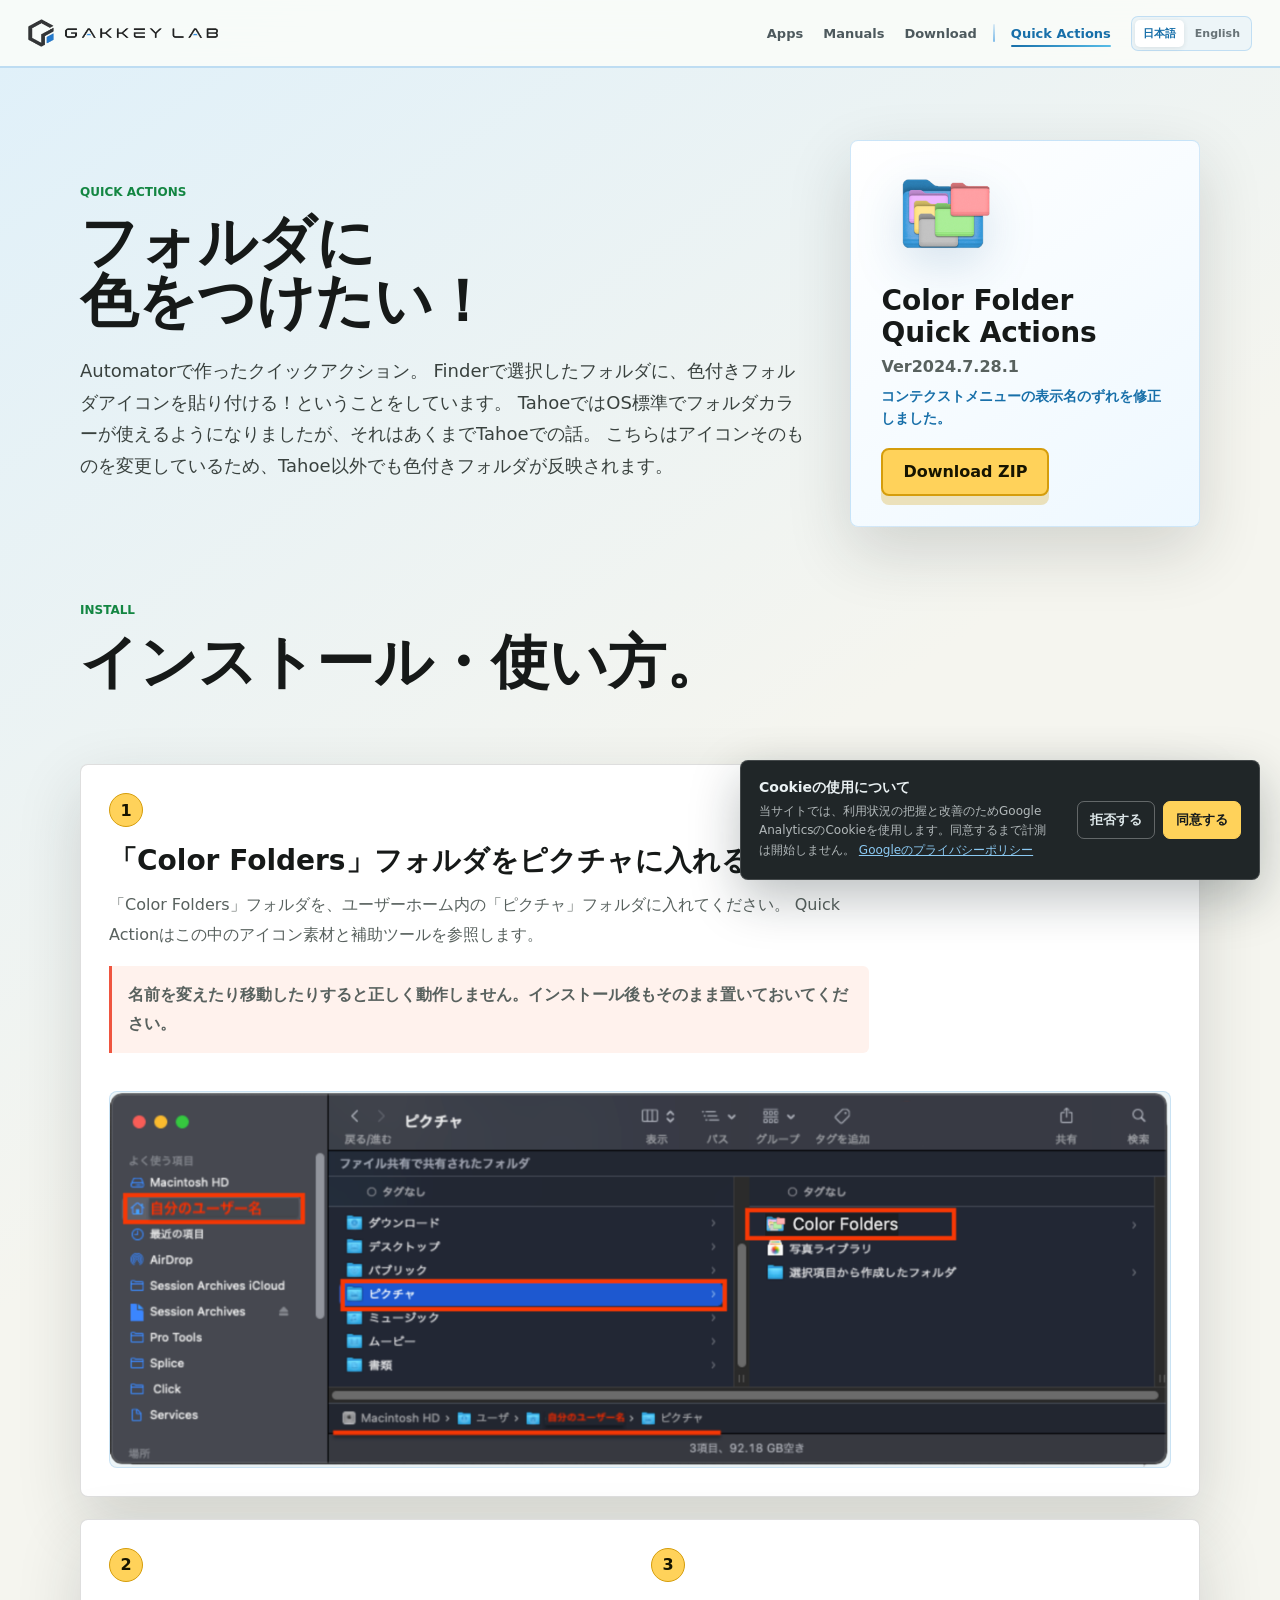
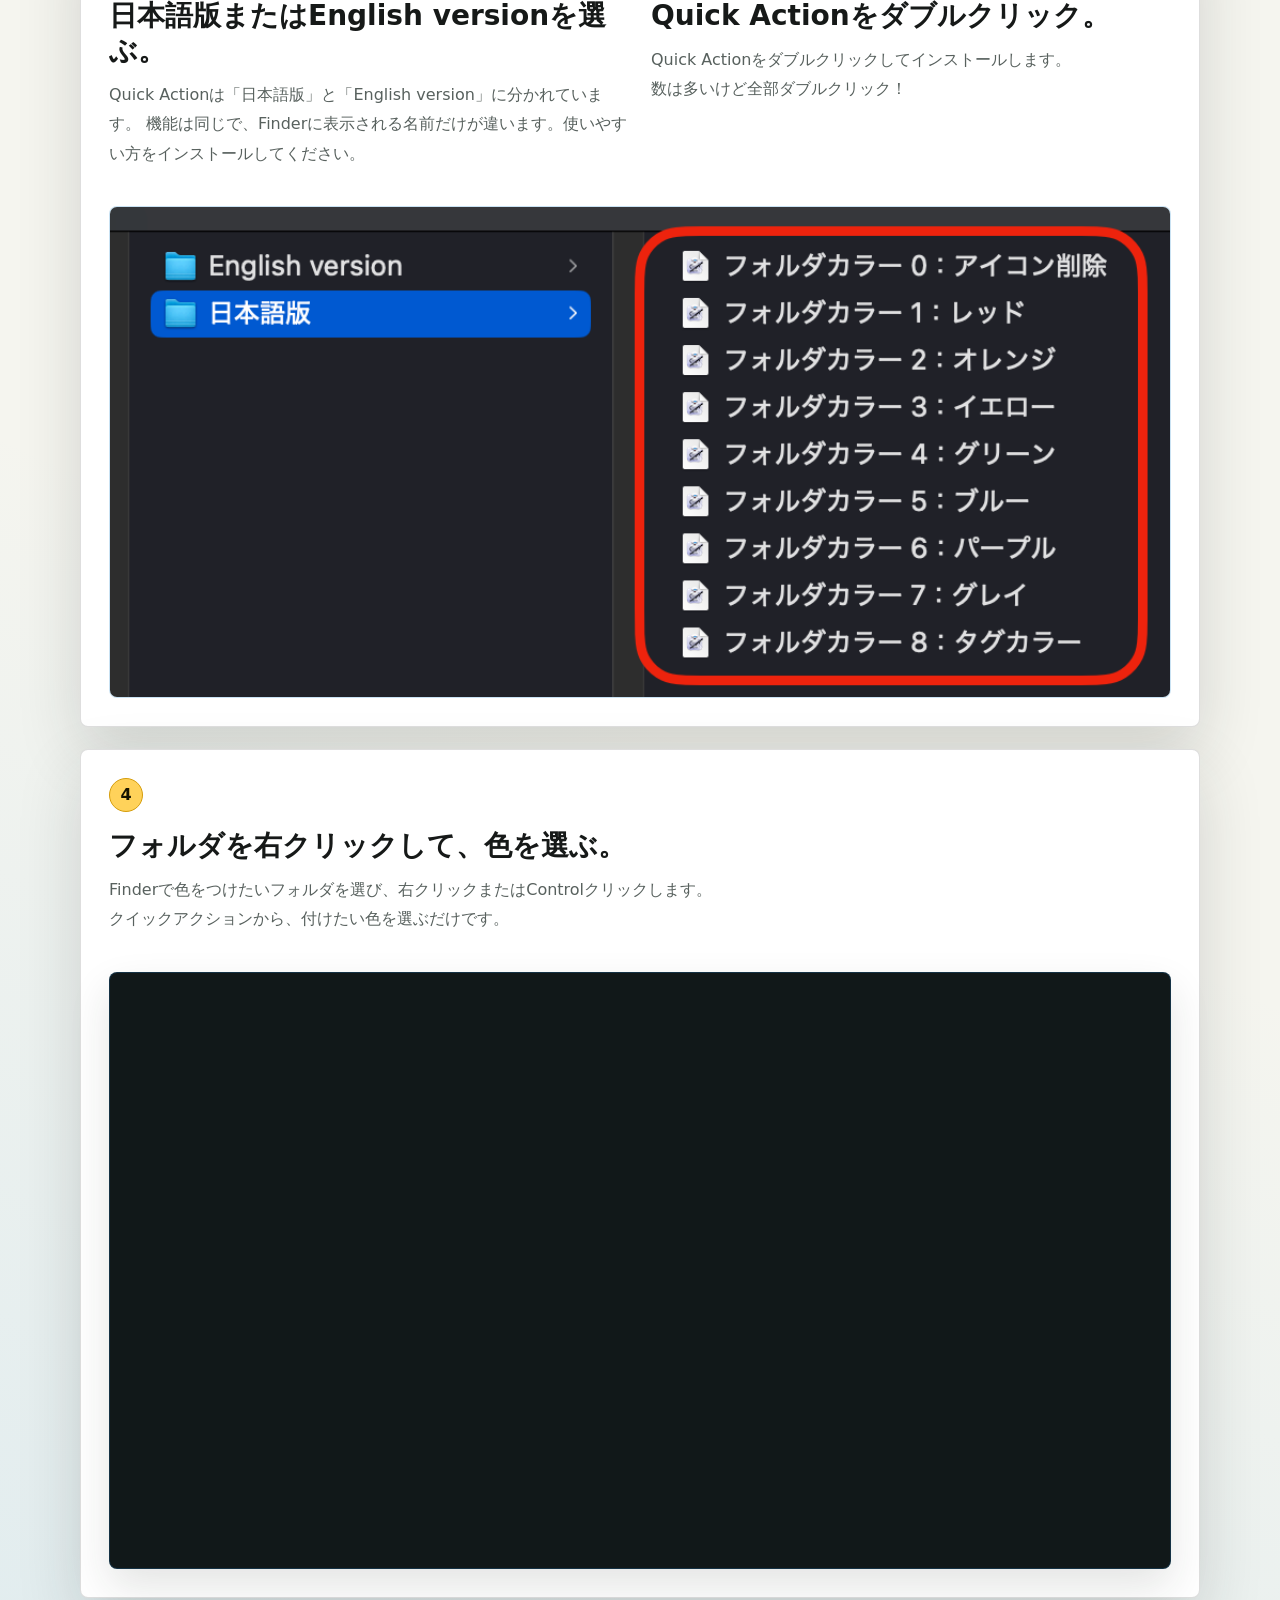
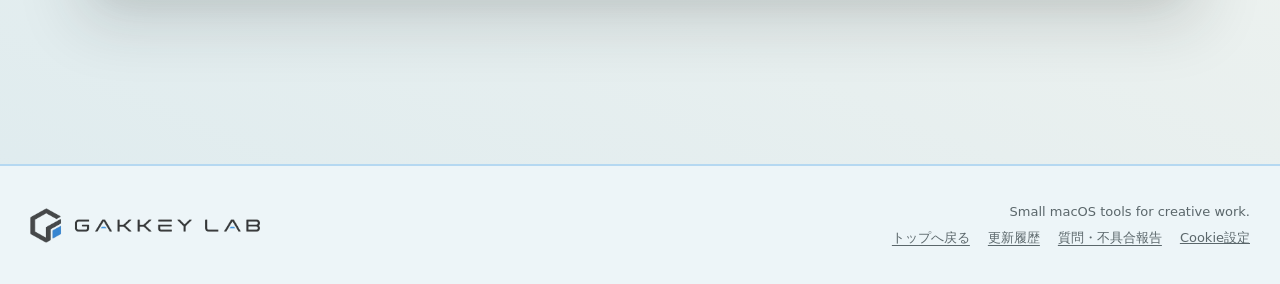
<file: quick-actions/index.html>
<!doctype html>
<html lang="ja">
  <head>
    <meta charset="utf-8">
    <meta name="viewport" content="width=device-width, initial-scale=1">
    <title>Quick Actions | GAKKEY LAB</title>
    <meta
      name="description"
      content="GAKKEY LABのQuick Actions。Color Folder Quick Actionsは、Finderで選択したフォルダのアイコンを色付きフォルダに変更する自動化アクションです。"
    >
    <link rel="canonical" href="https://lab.gakkey.com/quick-actions/">
    <link rel="alternate" hreflang="ja" href="https://lab.gakkey.com/quick-actions/">
    <link rel="alternate" hreflang="en" href="https://lab.gakkey.com/en/quick-actions/">
    <link rel="alternate" hreflang="x-default" href="https://lab.gakkey.com/quick-actions/">
    <link rel="icon" type="image/png" sizes="512x512" href="/assets/gakkey-lab/favicon.png?v=3">
    <link rel="shortcut icon" href="/favicon.ico?v=3">
    <link rel="apple-touch-icon" sizes="180x180" href="/assets/gakkey-lab/apple-touch-icon.png?v=3">
    <link rel="stylesheet" href="../gakkey-lab.css">
    <script defer src="/analytics.js"></script>
  </head>
  <body>
    <header class="topbar">
      <a class="brand" href="/" aria-label="GAKKEY LAB">
        <img src="../assets/gakkey-lab/logo.png" alt="GAKKEY LAB">
      </a>
      <div class="topbar-controls">
        <nav aria-label="Main navigation">
          <span class="nav-group nav-apps">
            <a href="/#apps">Apps</a>
            <a href="/manuals/">Manuals</a>
            <a href="/#download">Download</a>
          </span>
          <span class="nav-group nav-quick">
            <a href="/quick-actions/" aria-current="page">Quick Actions</a>
          </span>
        </nav>
        <div class="language-switch" aria-label="Language">
          <a class="active" href="/quick-actions/" lang="ja" aria-current="page">日本語</a>
          <a href="/en/quick-actions/" lang="en">English</a>
        </div>
      </div>
    </header>

    <main class="utility-page" id="top">
      <section class="quick-hero">
        <div>
          <p class="eyebrow">Quick Actions</p>
          <h1>フォルダに<br>色をつけたい！</h1>
          <p class="lead">
            Automatorで作ったクイックアクション。
            Finderで選択したフォルダに、色付きフォルダアイコンを貼り付ける！ということをしています。
            TahoeではOS標準でフォルダカラーが使えるようになりましたが、それはあくまでTahoeでの話。
            こちらはアイコンそのものを変更しているため、Tahoe以外でも色付きフォルダが反映されます。
          </p>
        </div>
        <div class="quick-download-panel">
          <img class="quick-action-icon large" src="../assets/gakkey-lab/quick-actions/color-folder-icon.png" alt="">
          <h2>Color Folder Quick Actions</h2>
          <p>Ver2024.7.28.1</p>
          <p class="release-note">コンテクストメニューの表示名のずれを修正しました。</p>
          <a class="hero-button" href="https://github.com/gakkeygakkey/gakkey-lab-site/releases/download/color-folder-qa-2024.7.28.1/ColorFolderQuickActions.2024.7.28.1.zip">Download ZIP</a>
        </div>
      </section>

      <section class="quick-section install-guide">
        <div class="section-heading">
          <p class="eyebrow">Install</p>
          <h2>インストール・使い方。</h2>
        </div>

        <article class="guide-step">
          <div class="step-copy">
            <span class="step-number">1</span>
            <h3>「Color Folders」フォルダをピクチャに入れる。</h3>
            <p>
              「Color Folders」フォルダを、ユーザーホーム内の「ピクチャ」フォルダに入れてください。
              Quick Actionはこの中のアイコン素材と補助ツールを参照します。
            </p>
            <p class="warning-note">
              名前を変えたり移動したりすると正しく動作しません。インストール後もそのまま置いておいてください。
            </p>
          </div>
          <figure class="guide-image wide-image">
            <img src="../assets/gakkey-lab/quick-actions/color-folder-location.png" alt="Color Foldersフォルダをピクチャフォルダに置いた状態">
          </figure>
        </article>

        <article class="guide-step two-column-step">
          <div class="step-copy">
            <span class="step-number">2</span>
            <h3>日本語版またはEnglish versionを選ぶ。</h3>
            <p>
              Quick Actionは「日本語版」と「English version」に分かれています。
              機能は同じで、Finderに表示される名前だけが違います。使いやすい方をインストールしてください。
            </p>
          </div>
          <div class="step-copy">
            <span class="step-number">3</span>
            <h3>Quick Actionをダブルクリック。</h3>
            <p>
              Quick Actionをダブルクリックしてインストールします。<br>
              数は多いけど全部ダブルクリック！
            </p>
          </div>
          <figure class="guide-image">
            <img src="../assets/gakkey-lab/quick-actions/color-folder-install.png" alt="Quick Actionファイルをダブルクリックしてインストールする例">
          </figure>
        </article>

        <article class="guide-step">
          <div class="step-copy">
            <span class="step-number">4</span>
            <h3>フォルダを右クリックして、色を選ぶ。</h3>
            <p>
              Finderで色をつけたいフォルダを選び、右クリックまたはControlクリックします。<br>
              クイックアクションから、付けたい色を選ぶだけです。
            </p>
          </div>
          <figure class="guide-video">
            <iframe
              src="https://www.youtube.com/embed/3J1k83GF6f4?feature=oembed"
              title="Color Folder Quick Actionsの使い方"
              loading="lazy"
              allow="accelerometer; autoplay; clipboard-write; encrypted-media; gyroscope; picture-in-picture; web-share"
              referrerpolicy="strict-origin-when-cross-origin"
              allowfullscreen
            ></iframe>
          </figure>
        </article>
      </section>

    </main>

    <footer class="footer">
      <img src="../assets/gakkey-lab/logo.png" alt="GAKKEY LAB">
      <div class="footer-meta">
        <span>Small macOS tools for creative work.</span>
        <nav class="footer-links" aria-label="サポートリンク">
          <a href="/">トップへ戻る</a>
          <a href="https://github.com/gakkeygakkey/gakkey-lab-site/releases" target="_blank" rel="noopener">更新履歴</a>
          <a href="https://github.com/gakkeygakkey/gakkey-lab-site/discussions" target="_blank" rel="noopener">質問・不具合報告</a>
        </nav>
      </div>
    </footer>
  </body>
</html>
</file>
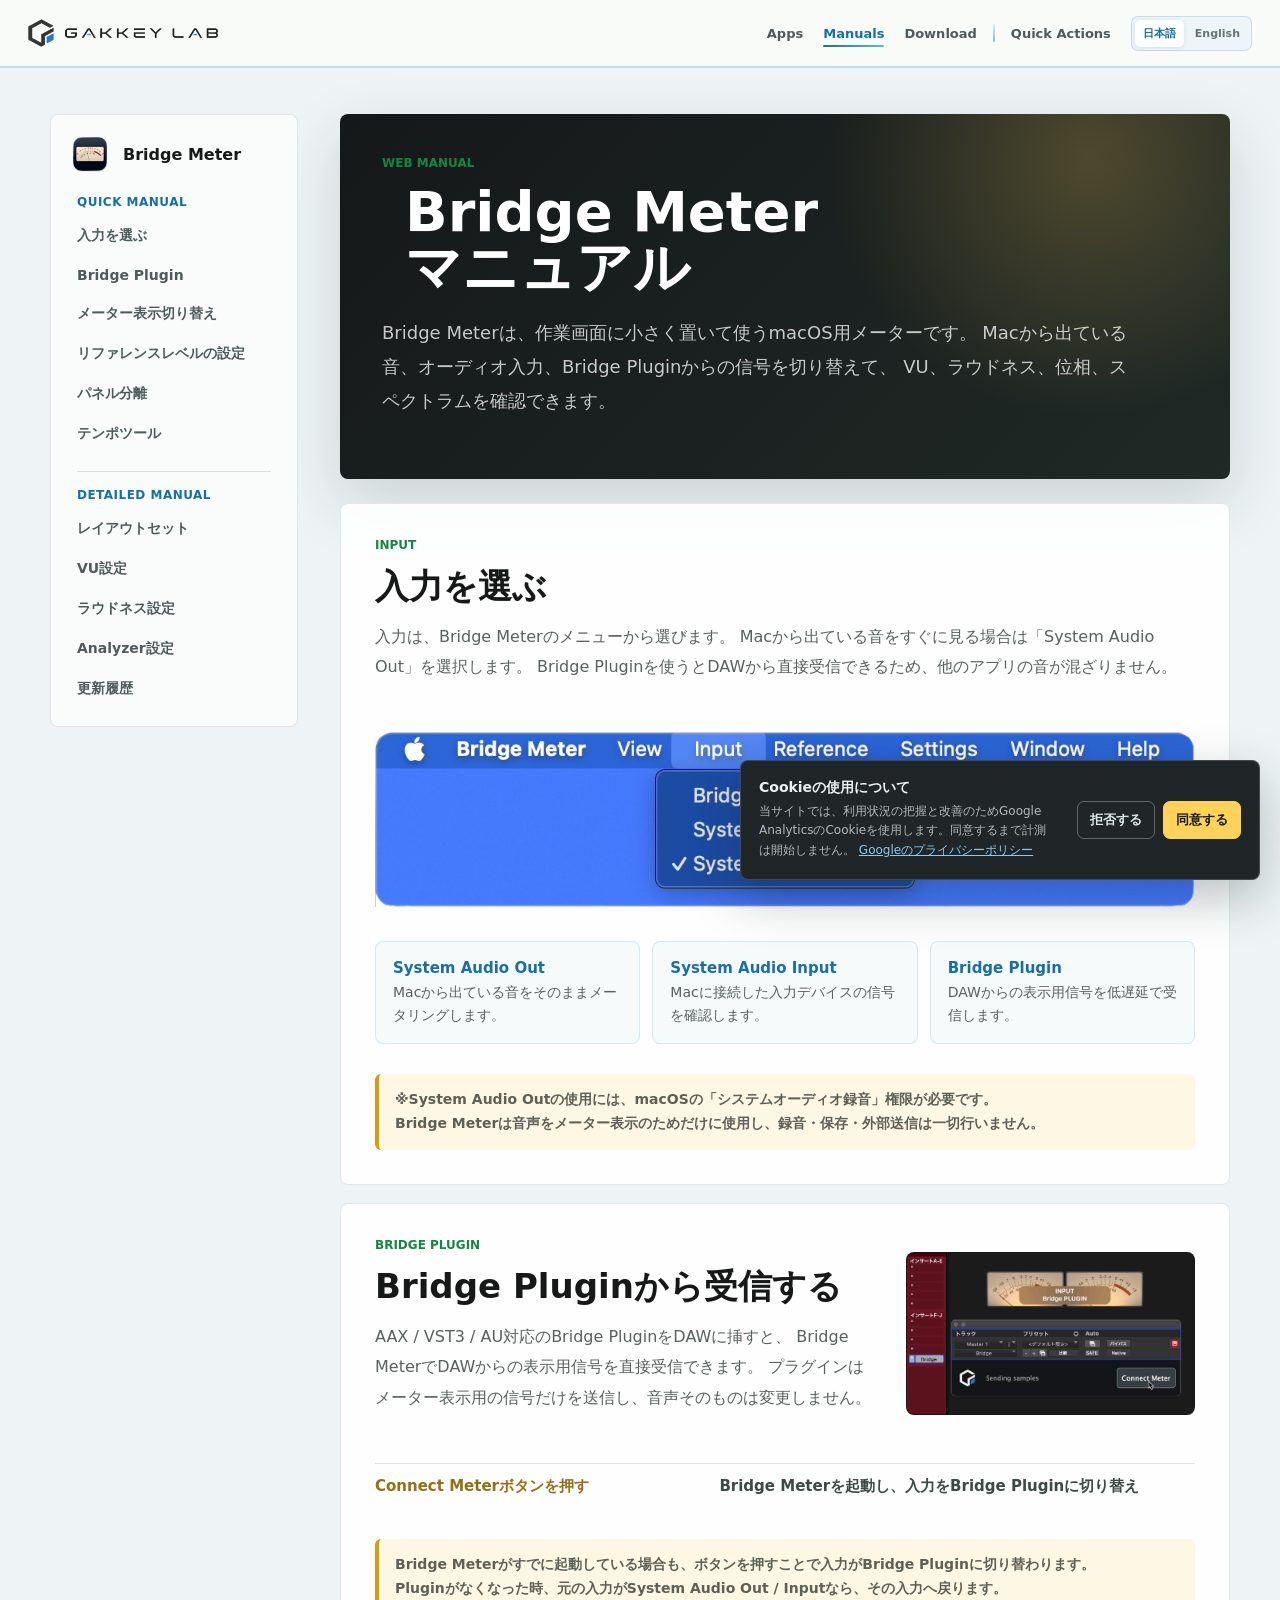
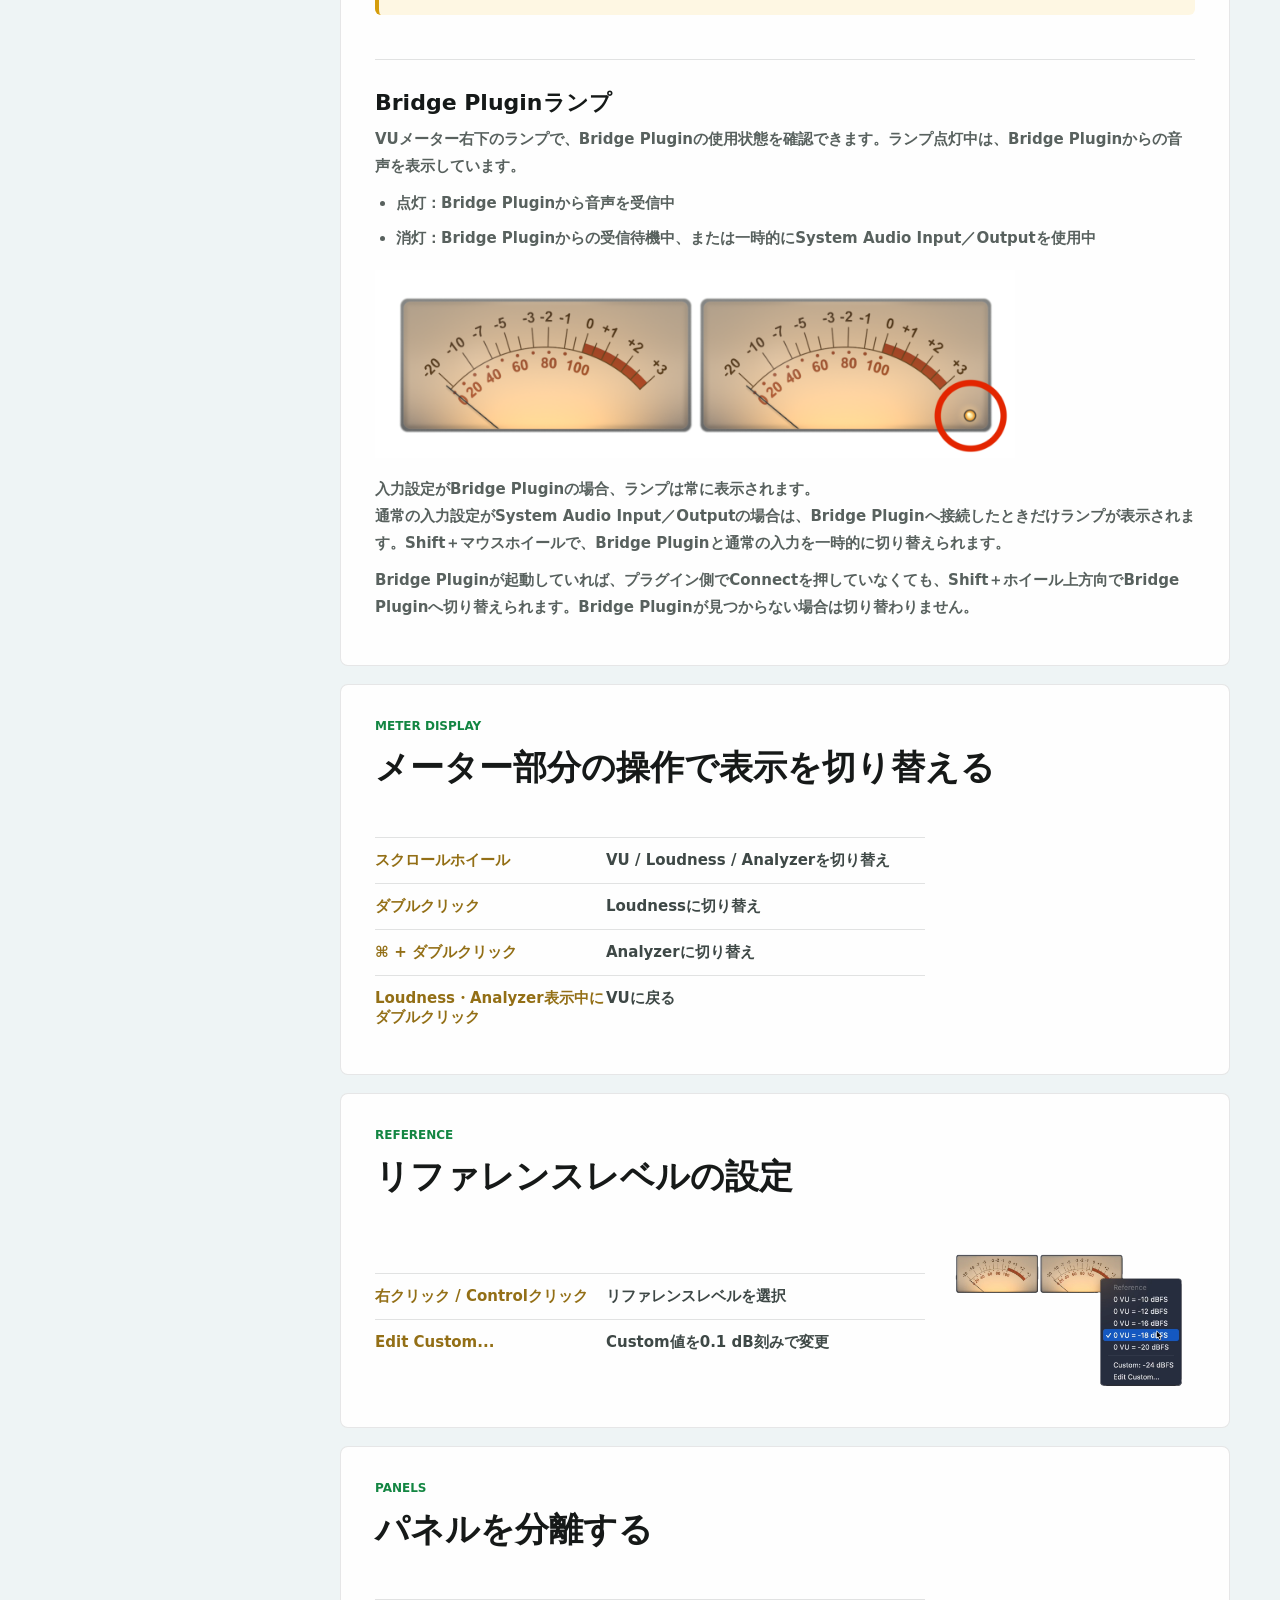
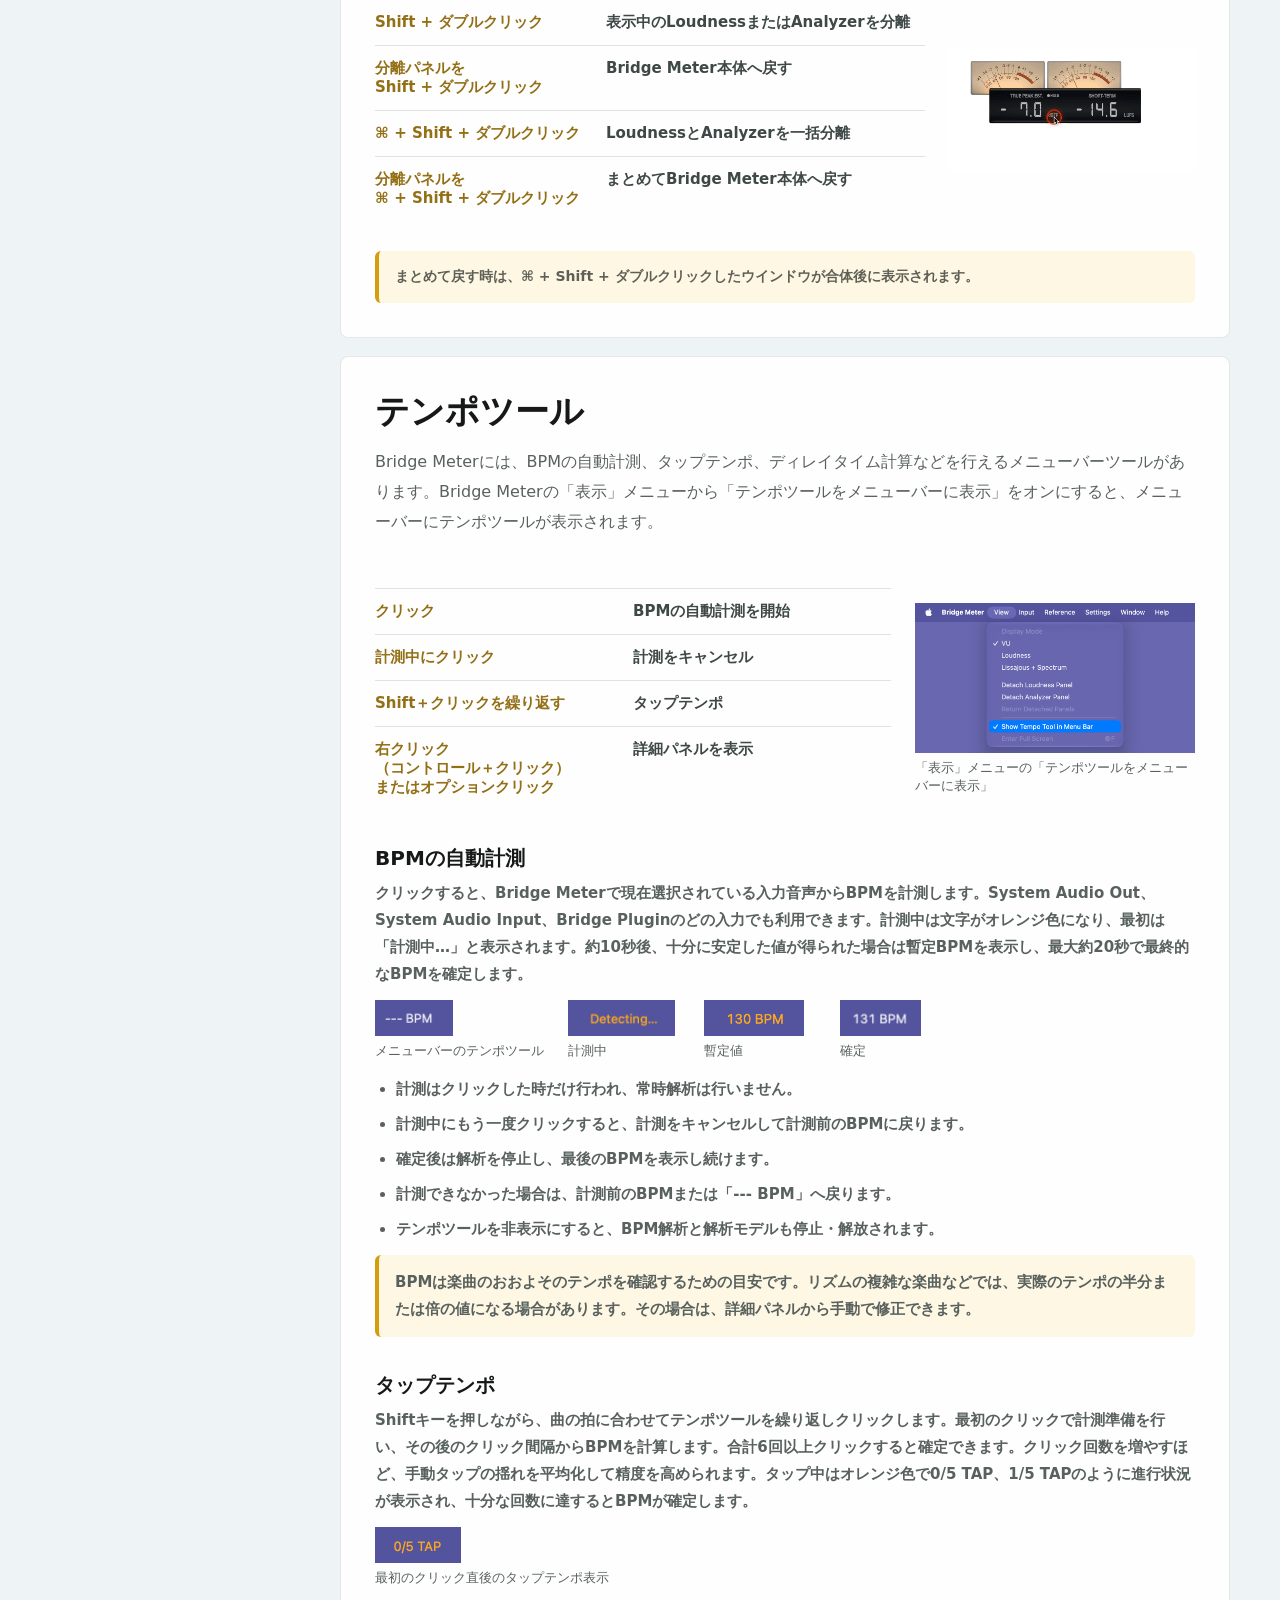
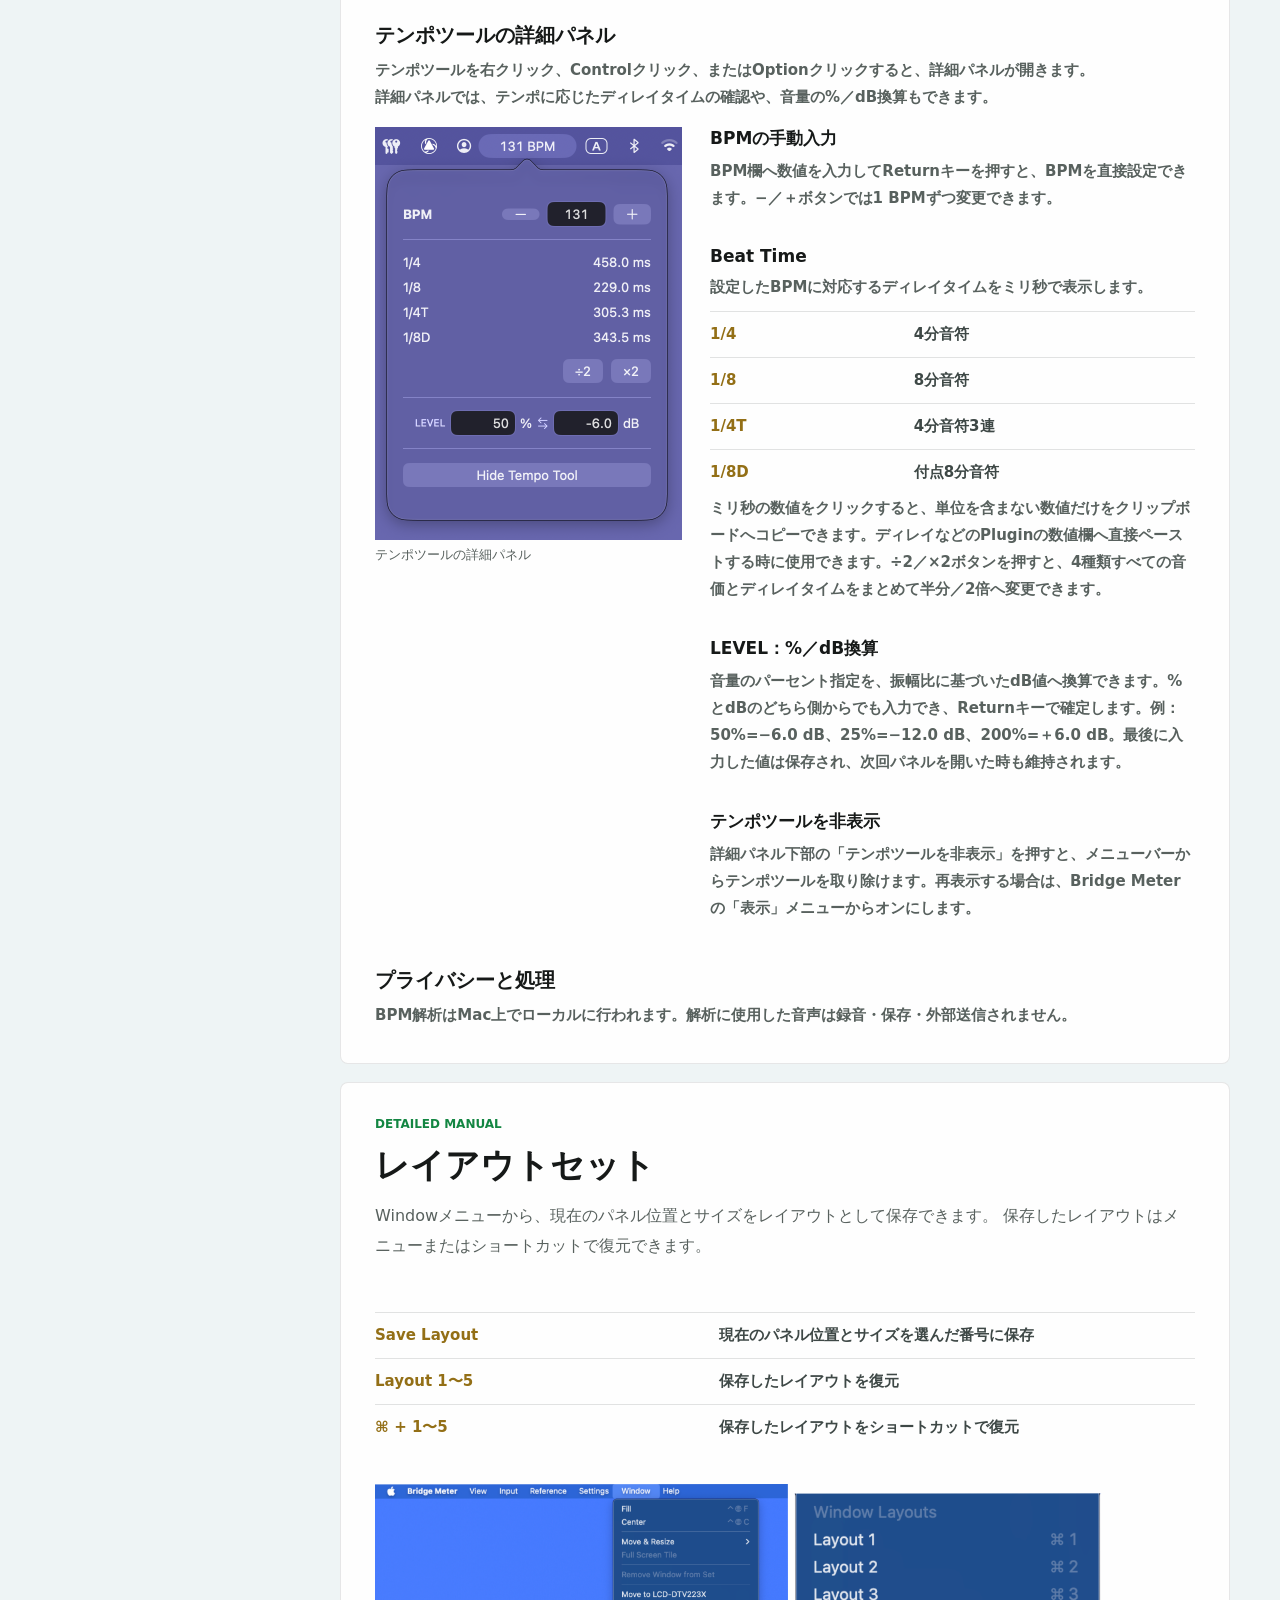
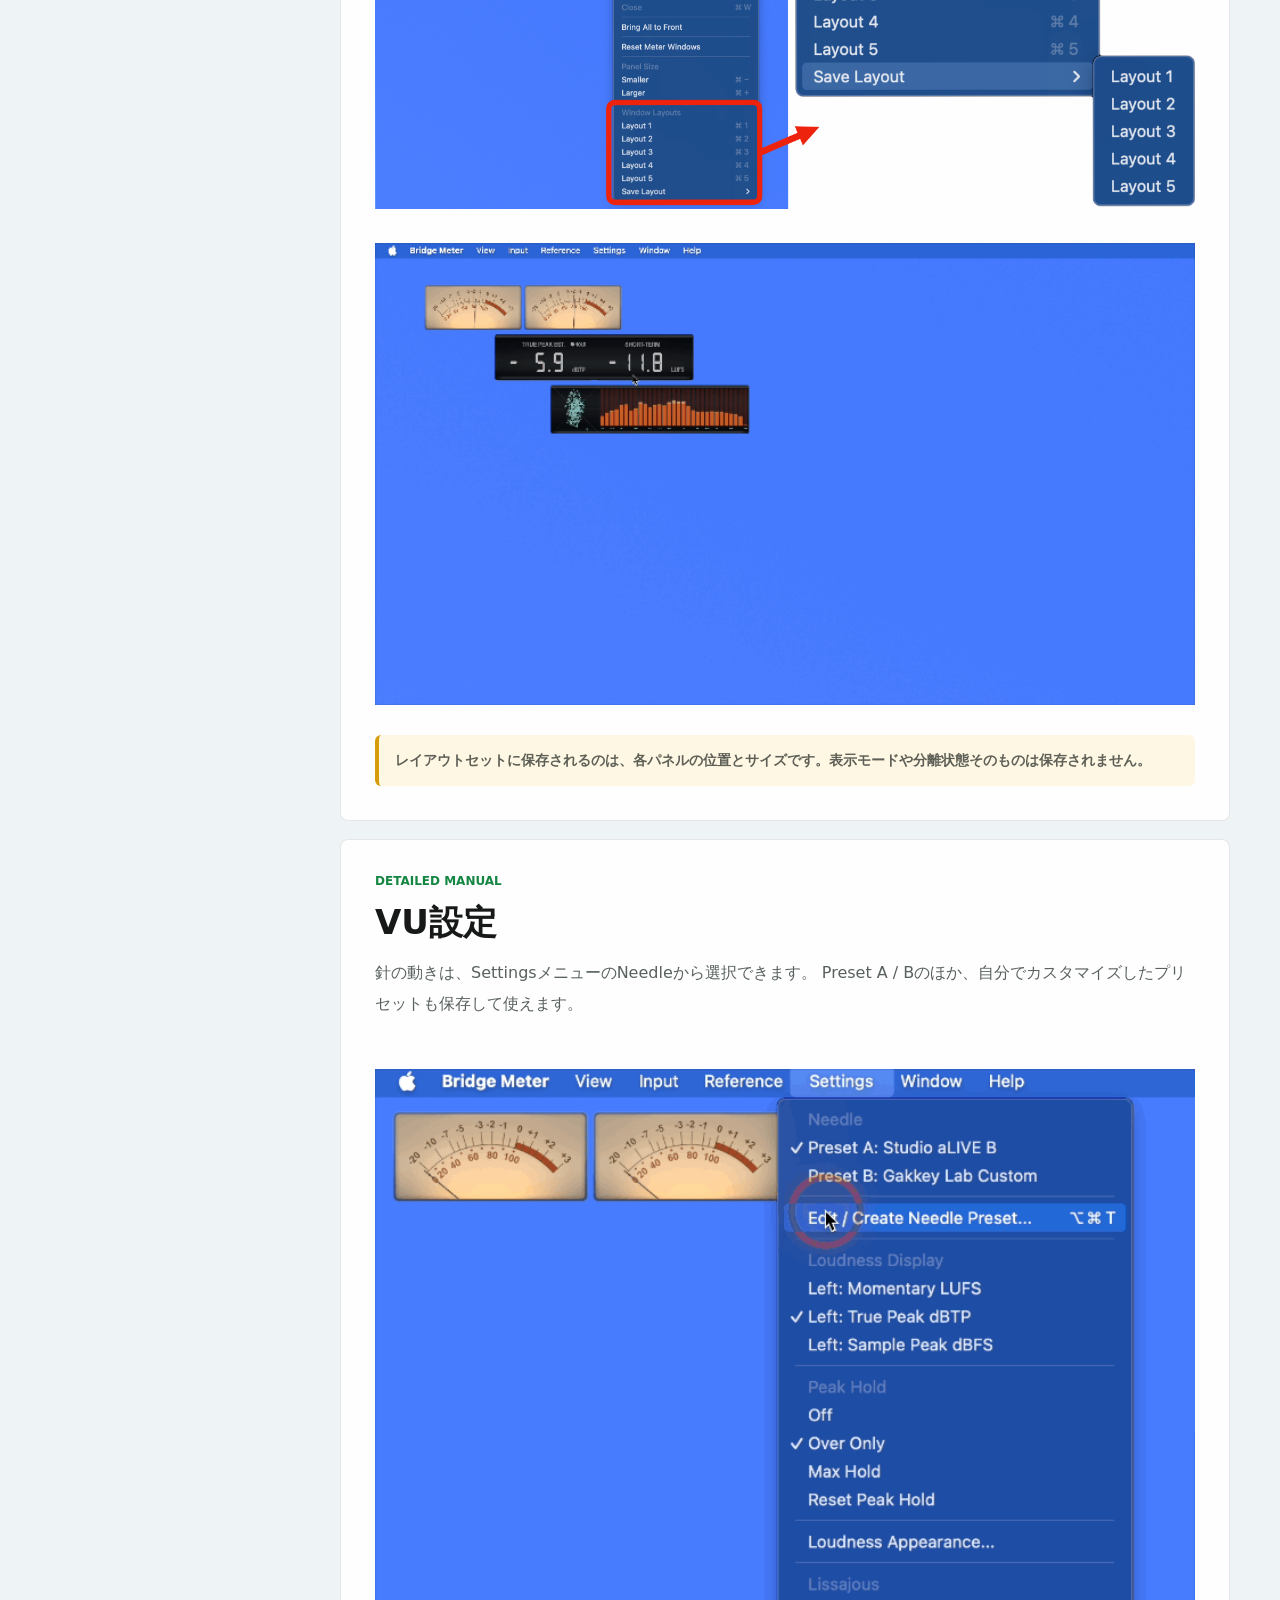
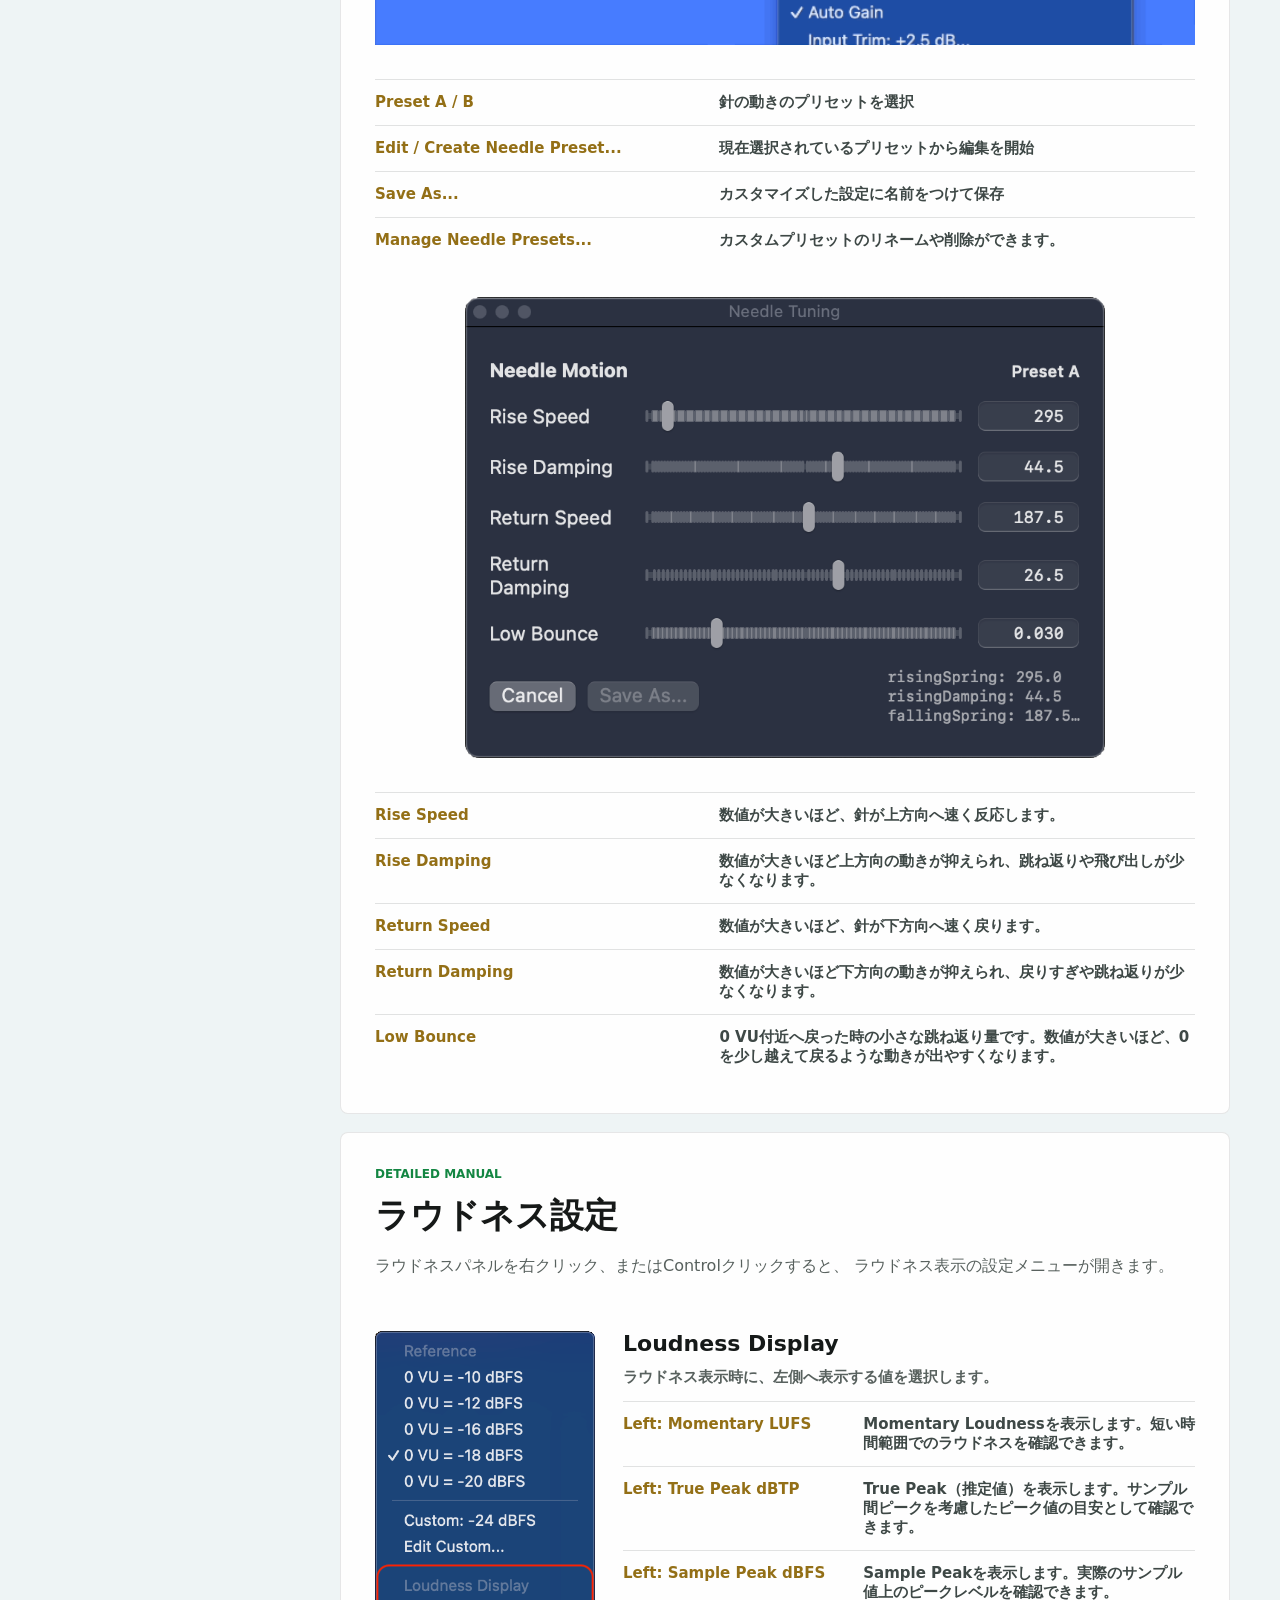
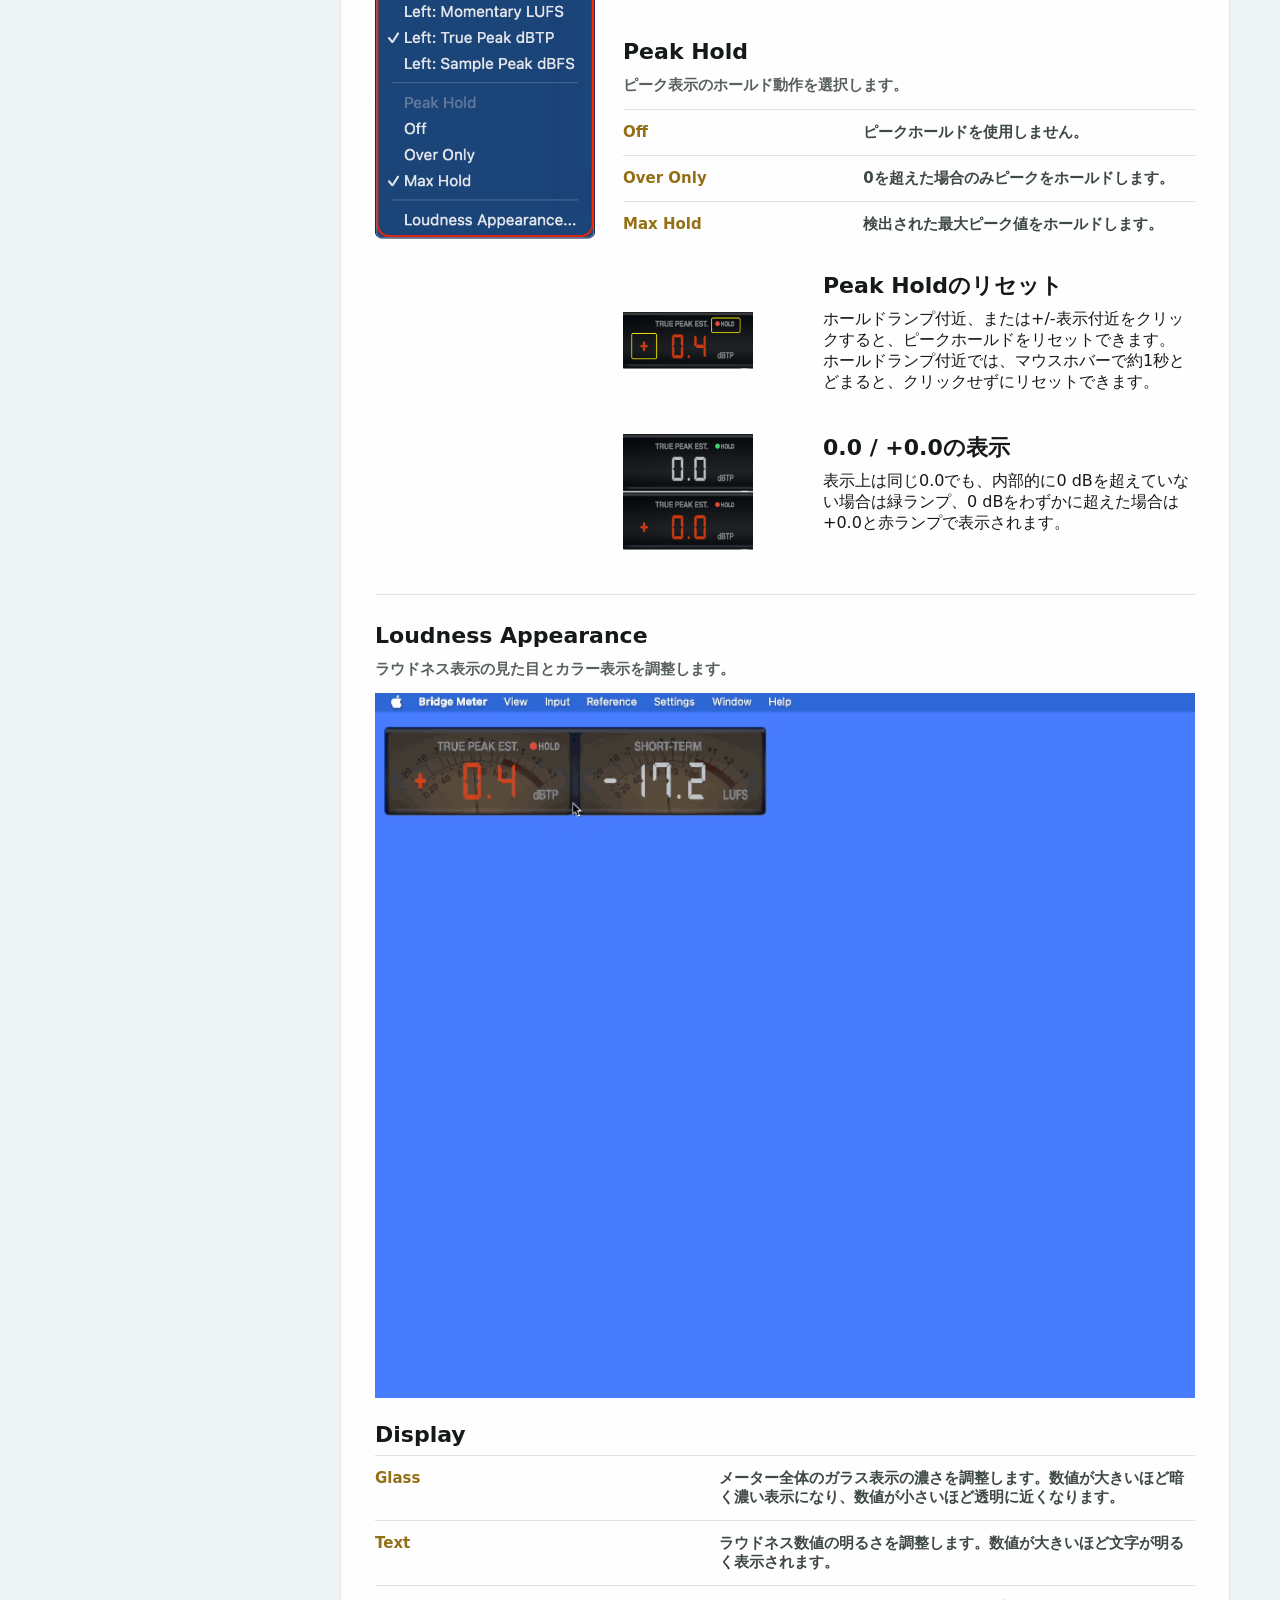
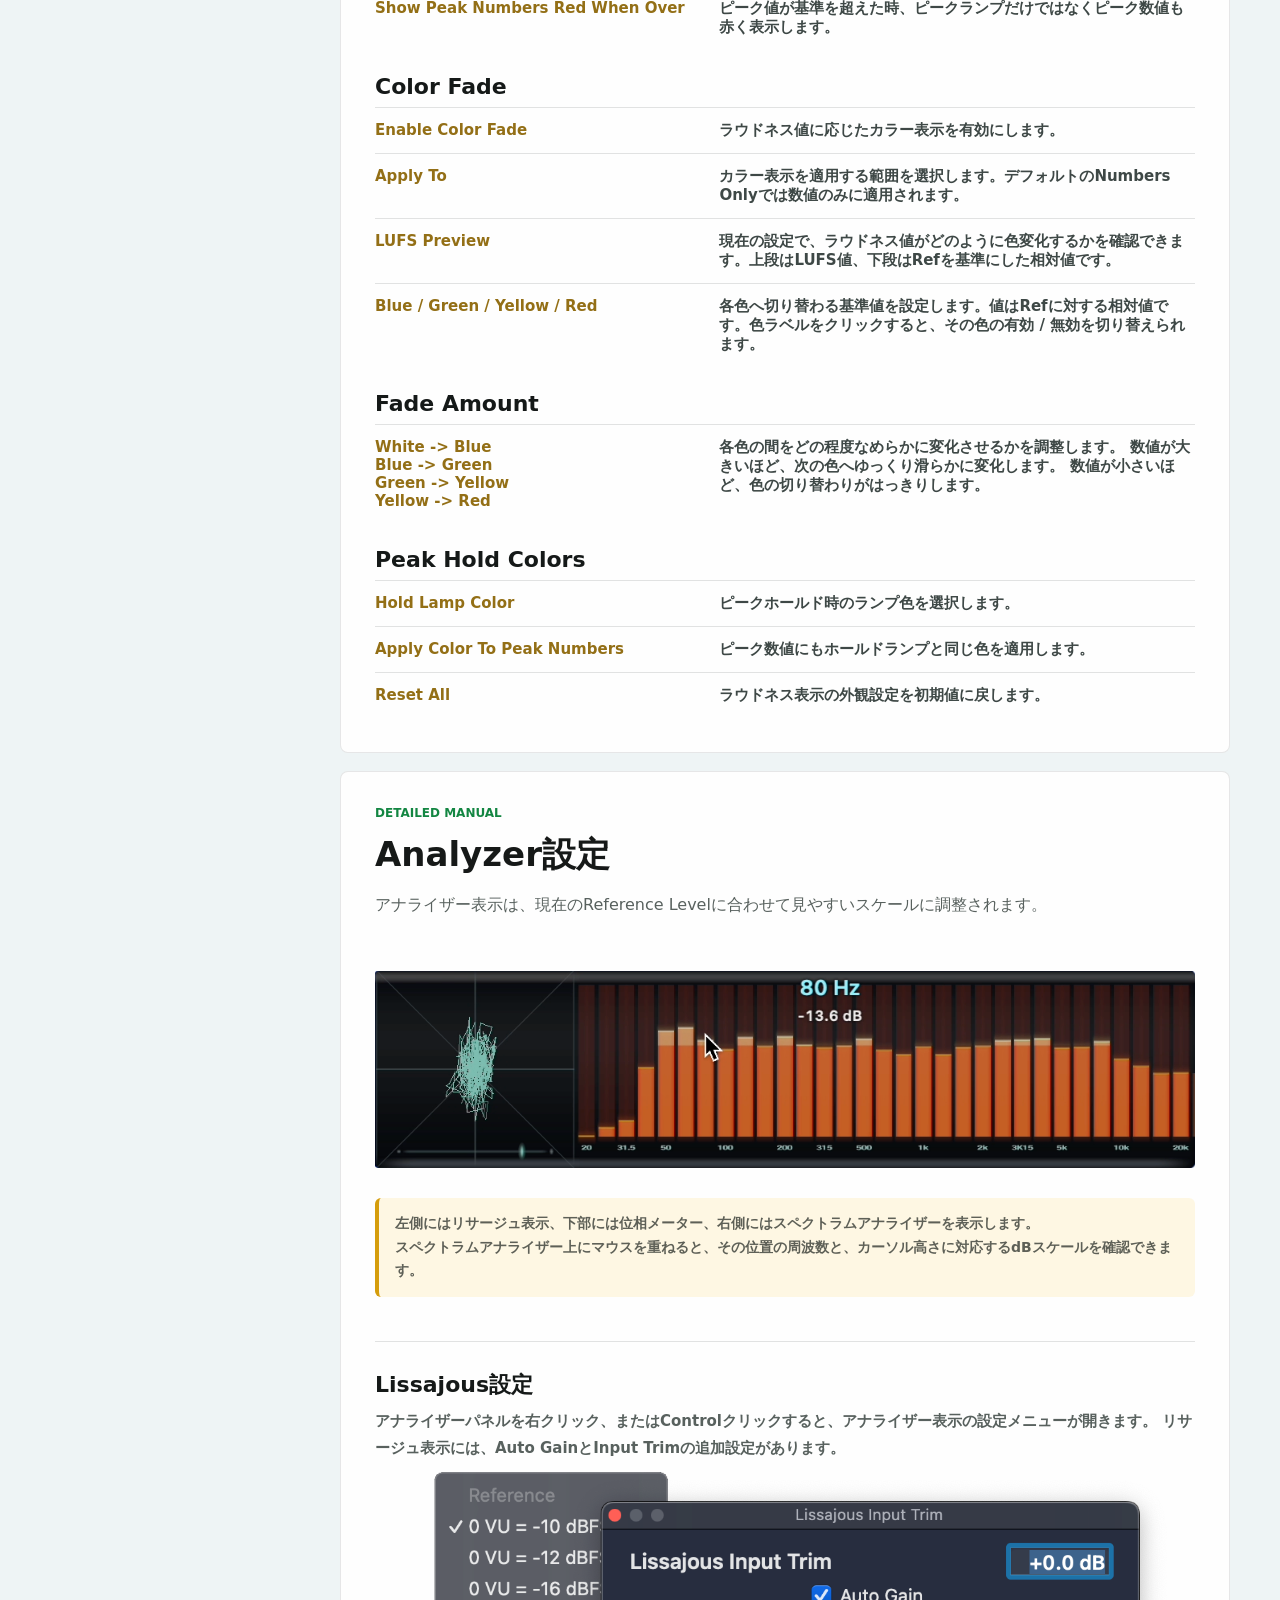
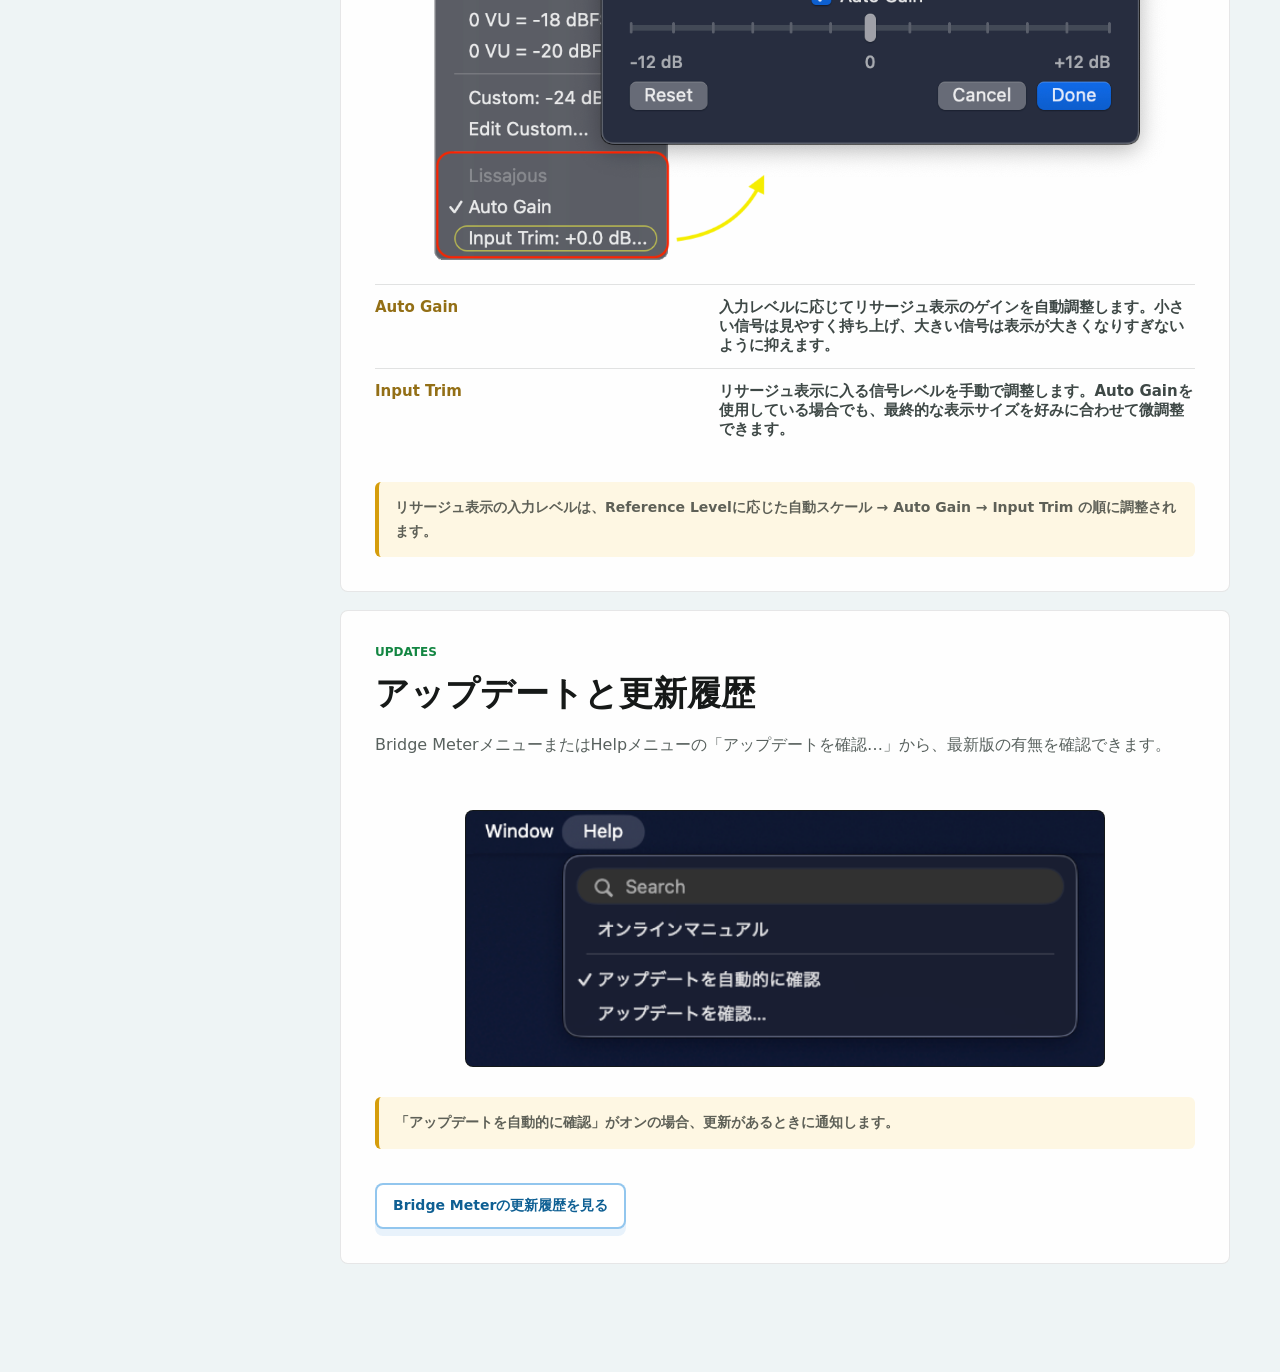
<file: bridge-meter/manual/index.html>
<!doctype html>
<html lang="ja">
  <head>
    <meta charset="utf-8">
    <meta name="viewport" content="width=device-width, initial-scale=1">
    <title>Bridge Meter Web Manual | GAKKEY LAB</title>
    <meta
      name="description"
      content="Bridge MeterのWebマニュアル。入力の選び方、表示切り替え、各メーター表示、Bridge Pluginの使い方をまとめています。"
    >
    <link rel="canonical" href="https://lab.gakkey.com/bridge-meter/manual/">
    <link rel="alternate" hreflang="ja" href="https://lab.gakkey.com/bridge-meter/manual/">
    <link rel="alternate" hreflang="en" href="https://lab.gakkey.com/en/bridge-meter/manual/">
    <link rel="alternate" hreflang="x-default" href="https://lab.gakkey.com/bridge-meter/manual/">
    <link rel="icon" type="image/png" sizes="512x512" href="/assets/gakkey-lab/favicon.png?v=3">
    <link rel="shortcut icon" href="/favicon.ico?v=3">
    <link rel="apple-touch-icon" sizes="180x180" href="/assets/gakkey-lab/apple-touch-icon.png?v=3">
    <link rel="stylesheet" href="../../gakkey-lab.css">
    <script defer src="/analytics.js"></script>
  </head>
  <body class="manual-page">
    <header class="topbar">
      <a class="brand" href="../../" aria-label="GAKKEY LAB">
        <img src="../../assets/gakkey-lab/logo.png" alt="GAKKEY LAB">
      </a>
      <div class="topbar-controls">
        <nav aria-label="Main navigation">
          <span class="nav-group nav-apps">
            <a href="../../#apps">Apps</a>
            <a href="../../manuals/" aria-current="page">Manuals</a>
            <a href="../../#download">Download</a>
          </span>
          <span class="nav-group nav-quick">
            <a href="../../quick-actions/">Quick Actions</a>
          </span>
        </nav>
        <div class="language-switch" aria-label="Language">
          <a class="active" href="./" lang="ja" aria-current="page">日本語</a>
          <a href="../../en/bridge-meter/manual/" lang="en">English</a>
        </div>
      </div>
    </header>

    <main class="manual-shell">
      <aside class="manual-toc" aria-label="目次">
        <a class="manual-toc-brand" href="#">
          <img src="../../assets/gakkey-lab/bridge-meter-icon.png" alt="">
          <span>Bridge Meter</span>
        </a>
        <nav>
          <span>Quick Manual</span>
          <a href="#inputs">入力を選ぶ</a>
          <a href="#bridge-plugin">Bridge Plugin</a>
          <a href="#meter-display">メーター表示切り替え</a>
          <a href="#reference-level">リファレンスレベルの設定</a>
          <a href="#panels">パネル分離</a>
          <a href="#tempo-tool">テンポツール</a>
          <span>Detailed Manual</span>
          <a href="#layout-sets">レイアウトセット</a>
          <a href="#vu-settings">VU設定</a>
          <a href="#loudness-settings">ラウドネス設定</a>
          <a href="#analyzer-settings">Analyzer設定</a>
          <a href="#updates">更新履歴</a>
        </nav>
      </aside>

      <div class="manual-content" id="top">
        <section class="manual-hero">
          <p class="eyebrow">Web Manual</p>
          <h1>Bridge Meter<br>マニュアル</h1>
          <p>
            Bridge Meterは、作業画面に小さく置いて使うmacOS用メーターです。
            Macから出ている音、オーディオ入力、Bridge Pluginからの信号を切り替えて、
            VU、ラウドネス、位相、スペクトラムを確認できます。
          </p>
        </section>

        <section class="manual-section manual-section-stack" id="inputs">
          <div class="manual-section-copy">
            <p class="eyebrow">Input</p>
            <h2>入力を選ぶ</h2>
            <p>
              入力は、Bridge Meterのメニューから選びます。
              Macから出ている音をすぐに見る場合は「System Audio Out」を選択します。
              Bridge Pluginを使うとDAWから直接受信できるため、他のアプリの音が混ざりません。
            </p>
          </div>
          <figure class="manual-media wide">
            <img src="../../assets/gakkey-lab/bridge-input-menu.png" alt="Bridge MeterのInputメニュー">
          </figure>
          <div class="manual-point-list">
            <article>
              <strong>System Audio Out</strong>
              <span>Macから出ている音をそのままメータリングします。</span>
            </article>
            <article>
              <strong>System Audio Input</strong>
              <span>Macに接続した入力デバイスの信号を確認します。</span>
            </article>
            <article>
              <strong>Bridge Plugin</strong>
              <span>DAWからの表示用信号を低遅延で受信します。</span>
            </article>
          </div>
          <p class="manual-note">
            ※System Audio Outの使用には、macOSの「システムオーディオ録音」権限が必要です。<br>
            Bridge Meterは音声をメーター表示のためだけに使用し、録音・保存・外部送信は一切行いません。
          </p>
        </section>

        <section class="manual-section" id="bridge-plugin">
          <div class="manual-section-copy">
            <p class="eyebrow">Bridge Plugin</p>
            <h2>Bridge Pluginから受信する</h2>
            <p>
              AAX / VST3 / AU対応のBridge PluginをDAWに挿すと、
              Bridge MeterでDAWからの表示用信号を直接受信できます。
              プラグインはメーター表示用の信号だけを送信し、音声そのものは変更しません。
            </p>
          </div>
          <figure class="manual-media framed">
            <img src="../../assets/gakkey-lab/plugin-connect.gif" alt="Bridge PluginのConnect Meterボタン">
          </figure>
          <table class="manual-operation-table wide">
            <tbody>
              <tr>
                <th>Connect Meterボタンを押す</th>
                <td>Bridge Meterを起動し、入力をBridge Pluginに切り替え</td>
              </tr>
            </tbody>
          </table>
          <p class="manual-note">
            Bridge Meterがすでに起動している場合も、ボタンを押すことで入力がBridge Pluginに切り替わります。<br>
            Pluginがなくなった時、元の入力がSystem Audio Out / Inputなら、その入力へ戻ります。
          </p>
          <div class="manual-detail-copy manual-detail-full">
            <section class="manual-detail-block">
              <h3>Bridge Pluginランプ</h3>
              <p>VUメーター右下のランプで、Bridge Pluginの使用状態を確認できます。ランプ点灯中は、Bridge Pluginからの音声を表示しています。</p>
              <ul class="manual-bullet-list">
                <li>点灯：Bridge Pluginから音声を受信中</li>
                <li>消灯：Bridge Pluginからの受信待機中、または一時的にSystem Audio Input／Outputを使用中</li>
              </ul>
              <figure class="manual-media medium manual-plugin-lamp">
                <img src="../../assets/gakkey-lab/bridge-plugin-status-lamp.png" alt="Bridge Pluginランプの消灯時と点灯時の表示">
              </figure>
              <p>
                入力設定がBridge Pluginの場合、ランプは常に表示されます。<br>
                通常の入力設定がSystem Audio Input／Outputの場合は、Bridge Pluginへ接続したときだけランプが表示されます。Shift＋マウスホイールで、Bridge Pluginと通常の入力を一時的に切り替えられます。
              </p>
              <p>Bridge Pluginが起動していれば、プラグイン側でConnectを押していなくても、Shift＋ホイール上方向でBridge Pluginへ切り替えられます。Bridge Pluginが見つからない場合は切り替わりません。</p>
            </section>
          </div>
        </section>

        <section class="manual-section manual-section-stack" id="meter-display">
          <div class="manual-section-copy">
            <p class="eyebrow">Meter Display</p>
            <h2>メーター部分の操作で表示を切り替える</h2>
          </div>
          <div class="manual-operation-row">
            <table class="manual-operation-table">
              <tbody>
                <tr>
                  <th>スクロールホイール</th>
                  <td>VU / Loudness / Analyzerを切り替え</td>
                </tr>
                <tr>
                  <th>ダブルクリック</th>
                  <td>Loudnessに切り替え</td>
                </tr>
                <tr>
                  <th>⌘ + ダブルクリック</th>
                  <td>Analyzerに切り替え</td>
                </tr>
                <tr>
                  <th>Loudness・Analyzer表示中に<br>ダブルクリック</th>
                  <td>VUに戻る</td>
                </tr>
              </tbody>
            </table>
            <figure class="manual-media compact">
              <video autoplay loop muted playsinline aria-label="Bridge Meterのスクロールホイールによる表示切り替え">
                <source src="../../assets/gakkey-lab/meter-scroll-change.mp4" type="video/mp4">
              </video>
            </figure>
          </div>
        </section>

        <section class="manual-section manual-section-stack" id="reference-level">
          <div class="manual-section-copy">
            <p class="eyebrow">Reference</p>
            <h2>リファレンスレベルの設定</h2>
          </div>
          <div class="manual-operation-row">
            <table class="manual-operation-table">
              <tbody>
                <tr>
                  <th>右クリック / Controlクリック</th>
                  <td>リファレンスレベルを選択</td>
                </tr>
                <tr>
                  <th>Edit Custom...</th>
                  <td>Custom値を0.1 dB刻みで変更</td>
                </tr>
              </tbody>
            </table>
            <figure class="manual-media compact">
              <img src="../../assets/gakkey-lab/reference-level-menu.png" alt="Bridge MeterのReference Levelメニュー">
            </figure>
          </div>
        </section>

        <section class="manual-section" id="panels">
          <div class="manual-section-copy">
            <p class="eyebrow">Panels</p>
            <h2>パネルを分離する</h2>
          </div>
          <div class="manual-operation-row">
            <table class="manual-operation-table">
              <tbody>
                <tr>
                  <th>Shift + ダブルクリック</th>
                  <td>表示中のLoudnessまたはAnalyzerを分離</td>
                </tr>
                <tr>
                  <th>分離パネルを<br>Shift + ダブルクリック</th>
                  <td>Bridge Meter本体へ戻す</td>
                </tr>
                <tr>
                  <th>⌘ + Shift + ダブルクリック</th>
                  <td>LoudnessとAnalyzerを一括分離</td>
                </tr>
                <tr>
                  <th>分離パネルを<br>⌘ + Shift + ダブルクリック</th>
                  <td>まとめてBridge Meter本体へ戻す</td>
                </tr>
              </tbody>
            </table>
            <figure class="manual-media compact">
              <img src="../../assets/gakkey-lab/panel-detach.gif" alt="Bridge Meterのパネル分離操作">
            </figure>
          </div>
          <p class="manual-note">
            まとめて戻す時は、⌘ + Shift + ダブルクリックしたウインドウが合体後に表示されます。
          </p>
        </section>

        <section class="manual-section manual-section-stack" id="tempo-tool">
          <div class="manual-section-copy">
            <h2>テンポツール</h2>
            <p>Bridge Meterには、BPMの自動計測、タップテンポ、ディレイタイム計算などを行えるメニューバーツールがあります。Bridge Meterの「表示」メニューから「テンポツールをメニューバーに表示」をオンにすると、メニューバーにテンポツールが表示されます。</p>
          </div>
          <div class="manual-operation-row">
            <table class="manual-operation-table">
              <tbody>
                <tr>
                  <th scope="row">クリック</th>
                  <td>BPMの自動計測を開始</td>
                </tr>
                <tr>
                  <th scope="row">計測中にクリック</th>
                  <td>計測をキャンセル</td>
                </tr>
                <tr>
                  <th scope="row"><span>Shift＋クリック</span>を繰り返す</th>
                  <td>タップテンポ</td>
                </tr>
                <tr>
                  <th scope="row">右クリック（<span>コントロール＋クリック</span>）<br>または<span>オプションクリック</span></th>
                  <td>詳細パネルを表示</td>
                </tr>
              </tbody>
            </table>
            <figure class="manual-media">
              <img src="../../assets/gakkey-lab/bridge-meter-tempo-menu.png" width="1114" height="598" alt="「テンポツールをメニューバーに表示」のメニュー項目">
              <figcaption>「表示」メニューの「テンポツールをメニューバーに表示」</figcaption>
            </figure>
          </div>

          <div class="manual-subsection">
            <h3>BPMの自動計測</h3>
            <p>クリックすると、Bridge Meterで現在選択されている入力音声からBPMを計測します。System Audio Out、System Audio Input、Bridge Pluginのどの入力でも利用できます。計測中は文字がオレンジ色になり、最初は「計測中…」と表示されます。約10秒後、十分に安定した値が得られた場合は暫定BPMを表示し、最大約20秒で最終的なBPMを確定します。</p>
            <div class="tempo-states">
              <figure class="manual-media tempo-status">
                <img src="../../assets/gakkey-lab/bridge-meter-tempo-idle.png" width="164" height="76" alt="--- BPM">
                <figcaption>メニューバーのテンポツール</figcaption>
              </figure>
              <figure class="manual-media tempo-status">
                <img src="../../assets/gakkey-lab/bridge-meter-tempo-detecting.png" width="220" height="74" alt="オレンジ色の Detecting...">
                <figcaption>計測中</figcaption>
              </figure>
              <figure class="manual-media tempo-status">
                <img src="../../assets/gakkey-lab/bridge-meter-tempo-provisional.png" width="194" height="70" alt="オレンジ色の 130 BPM">
                <figcaption>暫定値</figcaption>
              </figure>
              <figure class="manual-media tempo-status">
                <img src="../../assets/gakkey-lab/bridge-meter-tempo-confirmed.png" width="166" height="74" alt="白色の 131 BPM">
                <figcaption>確定</figcaption>
              </figure>
            </div>
            <ul class="manual-bullet-list">
              <li>計測はクリックした時だけ行われ、常時解析は行いません。</li>
              <li>計測中にもう一度クリックすると、計測をキャンセルして計測前のBPMに戻ります。</li>
              <li>確定後は解析を停止し、最後のBPMを表示し続けます。</li>
              <li>計測できなかった場合は、計測前のBPMまたは「--- BPM」へ戻ります。</li>
              <li>テンポツールを非表示にすると、BPM解析と解析モデルも停止・解放されます。</li>
            </ul>
            <p class="manual-note">BPMは楽曲のおおよそのテンポを確認するための目安です。リズムの複雑な楽曲などでは、実際のテンポの半分または倍の値になる場合があります。その場合は、詳細パネルから手動で修正できます。</p>
          </div>

          <div class="manual-subsection">
            <h3>タップテンポ</h3>
            <p>Shiftキーを押しながら、曲の拍に合わせてテンポツールを繰り返しクリックします。最初のクリックで計測準備を行い、その後のクリック間隔からBPMを計算します。合計6回以上クリックすると確定できます。クリック回数を増やすほど、手動タップの揺れを平均化して精度を高められます。タップ中はオレンジ色で0/5 TAP、1/5 TAPのように進行状況が表示され、十分な回数に達するとBPMが確定します。</p>
            <figure class="manual-media tempo-status">
              <img src="../../assets/gakkey-lab/bridge-meter-tempo-tap.png" width="172" height="72" alt="オレンジ色の 0/5 TAP">
              <figcaption>最初のクリック直後のタップテンポ表示</figcaption>
            </figure>
          </div>

          <div class="manual-subsection">
            <h3>テンポツールの詳細パネル</h3>
            <p>テンポツールを右クリック、Controlクリック、またはOptionクリックすると、詳細パネルが開きます。</p>
            <p>詳細パネルでは、テンポに応じたディレイタイムの確認や、音量の%／dB換算もできます。</p>
            <div class="manual-detail-split tempo-panel">
              <figure class="manual-media">
                <img src="../../assets/gakkey-lab/bridge-meter-tempo-panel.png" width="614" height="826" alt="BPM、Beat Time、LEVEL、非表示ボタンが並ぶ詳細パネル">
                <figcaption>テンポツールの詳細パネル</figcaption>
              </figure>
              <div class="manual-detail-copy">
                <section class="manual-detail-block">
                  <h4>BPMの手動入力</h4>
                  <p>BPM欄へ数値を入力してReturnキーを押すと、BPMを直接設定できます。−／＋ボタンでは1 BPMずつ変更できます。</p>
                </section>
                <section class="manual-detail-block">
                  <h4>Beat Time</h4>
                  <p>設定したBPMに対応するディレイタイムをミリ秒で表示します。</p>
                  <table class="manual-operation-table">
                    <tbody>
                      <tr>
                        <th scope="row">1/4</th>
                        <td>4分音符</td>
                      </tr>
                      <tr>
                        <th scope="row">1/8</th>
                        <td>8分音符</td>
                      </tr>
                      <tr>
                        <th scope="row">1/4T</th>
                        <td>4分音符3連</td>
                      </tr>
                      <tr>
                        <th scope="row">1/8D</th>
                        <td>付点8分音符</td>
                      </tr>
                    </tbody>
                  </table>
                  <p>ミリ秒の数値をクリックすると、単位を含まない数値だけをクリップボードへコピーできます。ディレイなどのPluginの数値欄へ直接ペーストする時に使用できます。÷2／×2ボタンを押すと、4種類すべての音価とディレイタイムをまとめて半分／2倍へ変更できます。</p>
                </section>
                <section class="manual-detail-block">
                  <h4>LEVEL：%／dB換算</h4>
                  <p>音量のパーセント指定を、振幅比に基づいたdB値へ換算できます。%とdBのどちら側からでも入力でき、Returnキーで確定します。例：50%=−6.0 dB、25%=−12.0 dB、200%=＋6.0 dB。最後に入力した値は保存され、次回パネルを開いた時も維持されます。</p>
                </section>
                <section class="manual-detail-block">
                  <h4>テンポツールを非表示</h4>
                  <p>詳細パネル下部の「テンポツールを非表示」を押すと、メニューバーからテンポツールを取り除けます。再表示する場合は、Bridge Meterの「表示」メニューからオンにします。</p>
                </section>
              </div>
            </div>
          </div>

          <div class="manual-subsection">
            <h3>プライバシーと処理</h3>
            <p>BPM解析はMac上でローカルに行われます。解析に使用した音声は録音・保存・外部送信されません。</p>
          </div>
        </section>

        <section class="manual-section manual-section-stack" id="layout-sets">
          <div class="manual-section-copy">
            <p class="eyebrow">Detailed Manual</p>
            <h2>レイアウトセット</h2>
            <p>
              Windowメニューから、現在のパネル位置とサイズをレイアウトとして保存できます。
              保存したレイアウトはメニューまたはショートカットで復元できます。
            </p>
          </div>
          <table class="manual-operation-table wide">
            <tbody>
              <tr>
                <th>Save Layout</th>
                <td>現在のパネル位置とサイズを選んだ番号に保存</td>
              </tr>
              <tr>
                <th>Layout 1〜5</th>
                <td>保存したレイアウトを復元</td>
              </tr>
              <tr>
                <th>⌘ + 1〜5</th>
                <td>保存したレイアウトをショートカットで復元</td>
              </tr>
            </tbody>
          </table>
          <figure class="manual-media wide">
            <img src="../../assets/gakkey-lab/layout-menu.png" alt="Bridge Meterのレイアウト保存と復元メニュー">
          </figure>
          <figure class="manual-media wide layout-preview">
            <img src="../../assets/gakkey-lab/layout-sets.gif" alt="Bridge Meterのレイアウト復元">
          </figure>
          <p class="manual-note">
            レイアウトセットに保存されるのは、各パネルの位置とサイズです。表示モードや分離状態そのものは保存されません。
          </p>
        </section>

        <section class="manual-section manual-section-stack" id="vu-settings">
          <div class="manual-section-copy">
            <p class="eyebrow">Detailed Manual</p>
            <h2>VU設定</h2>
            <p>
              針の動きは、SettingsメニューのNeedleから選択できます。
              Preset A / Bのほか、自分でカスタマイズしたプリセットも保存して使えます。
            </p>
          </div>
          <figure class="manual-media wide">
            <img src="../../assets/gakkey-lab/needle-settings.gif" alt="Bridge MeterのNeedle設定メニュー">
          </figure>
          <table class="manual-operation-table wide">
            <tbody>
              <tr>
                <th>Preset A / B</th>
                <td>針の動きのプリセットを選択</td>
              </tr>
              <tr>
                <th>Edit / Create Needle Preset...</th>
                <td>現在選択されているプリセットから編集を開始</td>
              </tr>
              <tr>
                <th>Save As...</th>
                <td>カスタマイズした設定に名前をつけて保存</td>
              </tr>
              <tr>
                <th>Manage Needle Presets...</th>
                <td>カスタムプリセットのリネームや削除ができます。</td>
              </tr>
            </tbody>
          </table>
          <figure class="manual-media medium">
            <img src="../../assets/gakkey-lab/needle-settings-panel.png" alt="Bridge MeterのNeedle Tuningパネル">
          </figure>
          <table class="manual-operation-table wide">
            <tbody>
              <tr>
                <th>Rise Speed</th>
                <td>数値が大きいほど、針が上方向へ速く反応します。</td>
              </tr>
              <tr>
                <th>Rise Damping</th>
                <td>数値が大きいほど上方向の動きが抑えられ、跳ね返りや飛び出しが少なくなります。</td>
              </tr>
              <tr>
                <th>Return Speed</th>
                <td>数値が大きいほど、針が下方向へ速く戻ります。</td>
              </tr>
              <tr>
                <th>Return Damping</th>
                <td>数値が大きいほど下方向の動きが抑えられ、戻りすぎや跳ね返りが少なくなります。</td>
              </tr>
              <tr>
                <th>Low Bounce</th>
                <td>0 VU付近へ戻った時の小さな跳ね返り量です。数値が大きいほど、0を少し越えて戻るような動きが出やすくなります。</td>
              </tr>
            </tbody>
          </table>
        </section>

        <section class="manual-section manual-section-stack" id="loudness-settings">
          <div class="manual-section-copy">
            <p class="eyebrow">Detailed Manual</p>
            <h2>ラウドネス設定</h2>
            <p>
              ラウドネスパネルを右クリック、またはControlクリックすると、
              ラウドネス表示の設定メニューが開きます。
            </p>
          </div>
          <div class="manual-detail-split">
            <figure class="manual-media">
              <img src="../../assets/gakkey-lab/loudness-menu.png" alt="Bridge Meterのラウドネス設定メニュー">
            </figure>
            <div class="manual-detail-copy">
              <section class="manual-detail-block">
                <h3>Loudness Display</h3>
                <p>ラウドネス表示時に、左側へ表示する値を選択します。</p>
                <table class="manual-operation-table">
                  <tbody>
                    <tr>
                      <th>Left: Momentary LUFS</th>
                      <td>Momentary Loudnessを表示します。短い時間範囲でのラウドネスを確認できます。</td>
                    </tr>
                    <tr>
                      <th>Left: True Peak dBTP</th>
                      <td>True Peak（推定値）を表示します。サンプル間ピークを考慮したピーク値の目安として確認できます。</td>
                    </tr>
                    <tr>
                      <th>Left: Sample Peak dBFS</th>
                      <td>Sample Peakを表示します。実際のサンプル値上のピークレベルを確認できます。</td>
                    </tr>
                  </tbody>
                </table>
              </section>
              <section class="manual-detail-block">
                <h3>Peak Hold</h3>
                <p>ピーク表示のホールド動作を選択します。</p>
                <table class="manual-operation-table">
                  <tbody>
                    <tr>
                      <th>Off</th>
                      <td>ピークホールドを使用しません。</td>
                    </tr>
                    <tr>
                      <th>Over Only</th>
                      <td>0を超えた場合のみピークをホールドします。</td>
                    </tr>
                    <tr>
                      <th>Max Hold</th>
                      <td>検出された最大ピーク値をホールドします。</td>
                    </tr>
                  </tbody>
                </table>
              </section>
              <section class="manual-detail-block manual-detail-inline">
                <figure class="manual-media">
                  <img src="../../assets/gakkey-lab/peak-hold-reset-action.png" alt="Bridge MeterのPeak Holdリセット操作">
                </figure>
                <div>
                  <h3>Peak Holdのリセット</h3>
                  <p>
                    ホールドランプ付近、または+/-表示付近をクリックすると、ピークホールドをリセットできます。<br>
                    ホールドランプ付近では、マウスホバーで約1秒とどまると、クリックせずにリセットできます。
                  </p>
                </div>
              </section>
              <section class="manual-detail-block manual-detail-inline">
                <figure class="manual-media">
                  <img src="../../assets/gakkey-lab/peak-hold-zero-display.png" alt="Bridge Meterの0.0と+0.0のPeak Hold表示">
                </figure>
                <div>
                  <h3>0.0 / +0.0の表示</h3>
                  <p>表示上は同じ0.0でも、内部的に0 dBを超えていない場合は緑ランプ、0 dBをわずかに超えた場合は+0.0と赤ランプで表示されます。</p>
                </div>
              </section>
            </div>
          </div>
          <div class="manual-detail-copy manual-detail-full">
            <section class="manual-detail-block">
              <h3>Loudness Appearance</h3>
              <p>ラウドネス表示の見た目とカラー表示を調整します。</p>
              <figure class="manual-media wide">
                <img src="../../assets/gakkey-lab/loudness-appearance.gif" alt="Bridge MeterのLoudness Appearance設定">
              </figure>
            </section>
            <section class="manual-detail-block">
              <h3>Display</h3>
              <table class="manual-operation-table">
                <tbody>
                  <tr>
                    <th>Glass</th>
                    <td>メーター全体のガラス表示の濃さを調整します。数値が大きいほど暗く濃い表示になり、数値が小さいほど透明に近くなります。</td>
                  </tr>
                  <tr>
                    <th>Text</th>
                    <td>ラウドネス数値の明るさを調整します。数値が大きいほど文字が明るく表示されます。</td>
                  </tr>
                  <tr>
                    <th>Show Peak Numbers Red When Over</th>
                    <td>ピーク値が基準を超えた時、ピークランプだけではなくピーク数値も赤く表示します。</td>
                  </tr>
                </tbody>
              </table>
            </section>
            <section class="manual-detail-block">
              <h3>Color Fade</h3>
              <table class="manual-operation-table">
                <tbody>
                  <tr>
                    <th>Enable Color Fade</th>
                    <td>ラウドネス値に応じたカラー表示を有効にします。</td>
                  </tr>
                  <tr>
                    <th>Apply To</th>
                    <td>カラー表示を適用する範囲を選択します。デフォルトのNumbers Onlyでは数値のみに適用されます。</td>
                  </tr>
                  <tr>
                    <th>LUFS Preview</th>
                    <td>現在の設定で、ラウドネス値がどのように色変化するかを確認できます。上段はLUFS値、下段はRefを基準にした相対値です。</td>
                  </tr>
                  <tr>
                    <th>Blue / Green / Yellow / Red</th>
                    <td>各色へ切り替わる基準値を設定します。値はRefに対する相対値です。色ラベルをクリックすると、その色の有効 / 無効を切り替えられます。</td>
                  </tr>
                </tbody>
              </table>
            </section>
            <section class="manual-detail-block">
              <h3>Fade Amount</h3>
              <table class="manual-operation-table">
                <tbody>
                  <tr>
                    <th>White -> Blue<br>Blue -> Green<br>Green -> Yellow<br>Yellow -> Red</th>
                    <td>
                      各色の間をどの程度なめらかに変化させるかを調整します。
                      数値が大きいほど、次の色へゆっくり滑らかに変化します。
                      数値が小さいほど、色の切り替わりがはっきりします。
                    </td>
                  </tr>
                </tbody>
              </table>
            </section>
            <section class="manual-detail-block">
              <h3>Peak Hold Colors</h3>
              <table class="manual-operation-table">
                <tbody>
                  <tr>
                    <th>Hold Lamp Color</th>
                    <td>ピークホールド時のランプ色を選択します。</td>
                  </tr>
                  <tr>
                    <th>Apply Color To Peak Numbers</th>
                    <td>ピーク数値にもホールドランプと同じ色を適用します。</td>
                  </tr>
                  <tr>
                    <th>Reset All</th>
                    <td>ラウドネス表示の外観設定を初期値に戻します。</td>
                  </tr>
                </tbody>
              </table>
            </section>
          </div>
        </section>

        <section class="manual-section manual-section-stack" id="analyzer-settings">
          <div class="manual-section-copy">
            <p class="eyebrow">Detailed Manual</p>
            <h2>Analyzer設定</h2>
            <p>
              アナライザー表示は、現在のReference Levelに合わせて見やすいスケールに調整されます。
            </p>
          </div>
          <figure class="manual-media large">
            <img src="../../assets/gakkey-lab/analyzer-overview.png" alt="Bridge MeterのAnalyzer表示">
          </figure>
          <p class="manual-note">
            左側にはリサージュ表示、下部には位相メーター、右側にはスペクトラムアナライザーを表示します。<br>
            スペクトラムアナライザー上にマウスを重ねると、その位置の周波数と、カーソル高さに対応するdBスケールを確認できます。
          </p>
          <div class="manual-detail-copy manual-detail-full">
            <section class="manual-detail-block">
              <h3>Lissajous設定</h3>
              <p>
                アナライザーパネルを右クリック、またはControlクリックすると、アナライザー表示の設定メニューが開きます。
                リサージュ表示には、Auto GainとInput Trimの追加設定があります。
              </p>
              <figure class="manual-media large">
                <img src="../../assets/gakkey-lab/lissajous-settings.png" alt="Bridge MeterのLissajous設定">
              </figure>
            </section>
            <section class="manual-detail-block">
              <table class="manual-operation-table">
                <tbody>
                  <tr>
                    <th>Auto Gain</th>
                    <td>入力レベルに応じてリサージュ表示のゲインを自動調整します。小さい信号は見やすく持ち上げ、大きい信号は表示が大きくなりすぎないように抑えます。</td>
                  </tr>
                  <tr>
                    <th>Input Trim</th>
                    <td>リサージュ表示に入る信号レベルを手動で調整します。Auto Gainを使用している場合でも、最終的な表示サイズを好みに合わせて微調整できます。</td>
                  </tr>
                </tbody>
              </table>
            </section>
          </div>
          <p class="manual-note">
            リサージュ表示の入力レベルは、Reference Levelに応じた自動スケール → Auto Gain → Input Trim の順に調整されます。
          </p>
        </section>

        <section class="manual-section manual-section-stack" id="updates">
          <div class="manual-section-copy">
            <p class="eyebrow">Updates</p>
            <h2>アップデートと更新履歴</h2>
            <p>
              Bridge MeterメニューまたはHelpメニューの「アップデートを確認…」から、最新版の有無を確認できます。
            </p>
          </div>

          <figure class="manual-media medium framed">
            <img src="../../assets/gakkey-lab/bridge-update-menu-ja.png" alt="Bridge Meterのアップデートメニュー">
          </figure>

          <p class="manual-note">
            「アップデートを自動的に確認」がオンの場合、更新があるときに通知します。
          </p>

          <a class="product-download manual-release-link" href="https://github.com/gakkeygakkey/gakkey-lab-site/releases?q=bridge-meter&amp;expanded=true" target="_blank" rel="noopener">Bridge Meterの更新履歴を見る</a>
        </section>
      </div>
    </main>
  </body>
</html>
</file>
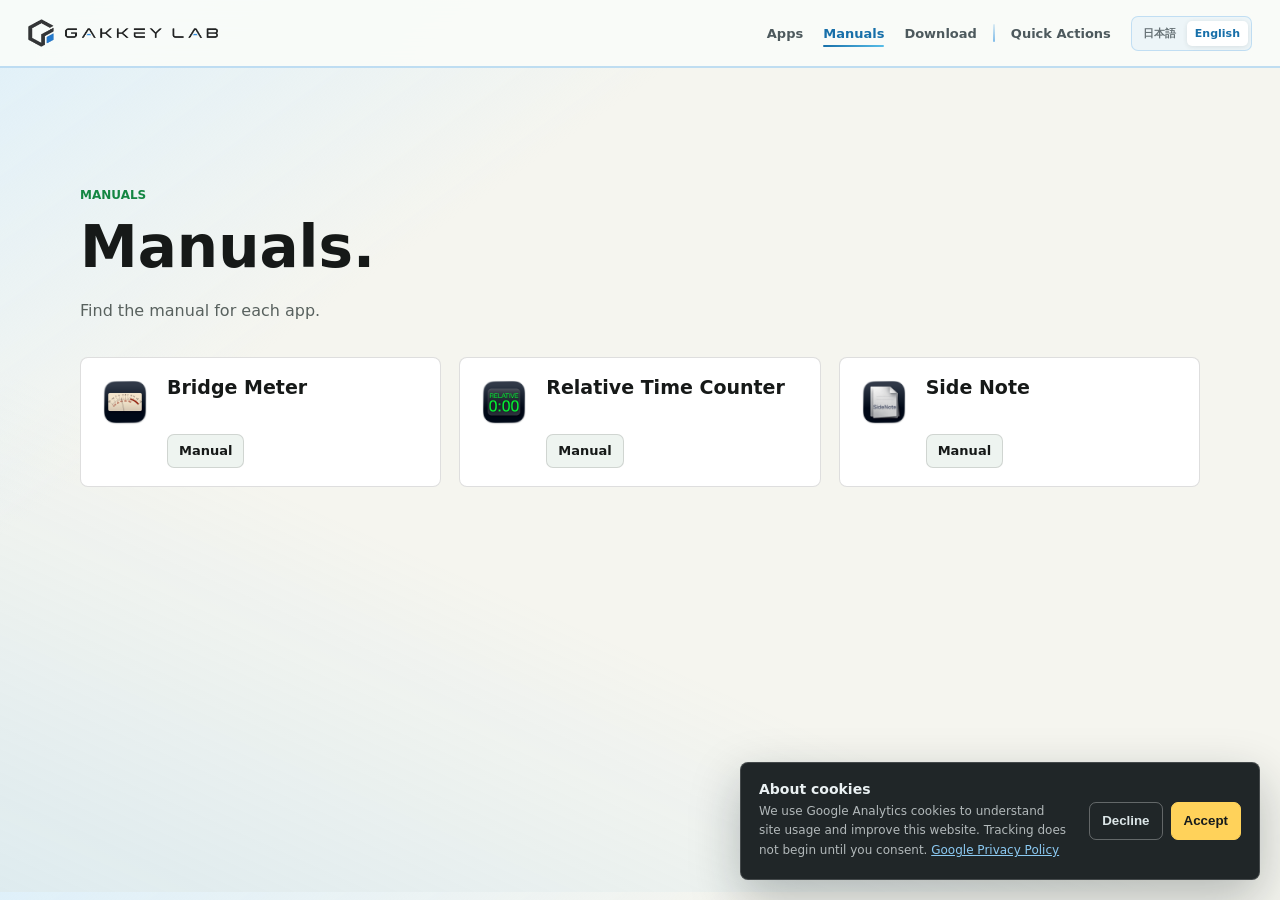
<file: en/manuals/index.html>
<!doctype html>
<html lang="en">
  <head>
    <meta charset="utf-8">
    <meta name="viewport" content="width=device-width, initial-scale=1">
    <title>Manuals | GAKKEY LAB</title>
    <meta
      name="description"
      content="Manuals for GAKKEY LAB macOS apps: Bridge Meter, Relative Time Counter, and Side Note."
    >
    <link rel="canonical" href="https://lab.gakkey.com/en/manuals/">
    <link rel="icon" type="image/png" sizes="512x512" href="/assets/gakkey-lab/favicon.png?v=3">
    <link rel="shortcut icon" href="/favicon.ico?v=3">
    <link rel="apple-touch-icon" sizes="180x180" href="/assets/gakkey-lab/apple-touch-icon.png?v=3">
    <link rel="stylesheet" href="../../gakkey-lab.css">
    <script defer src="/analytics.js"></script>
  </head>
  <body>
    <header class="topbar">
      <a class="brand" href="../" aria-label="GAKKEY LAB">
        <img src="../../assets/gakkey-lab/logo.png" alt="GAKKEY LAB">
      </a>
      <div class="topbar-controls">
        <nav aria-label="Main navigation">
          <span class="nav-group nav-apps">
            <a href="../#apps">Apps</a>
            <a href="./" aria-current="page">Manuals</a>
            <a href="../#download">Download</a>
          </span>
          <span class="nav-group nav-quick">
            <a href="../quick-actions/">Quick Actions</a>
          </span>
        </nav>
        <div class="language-switch" aria-label="Language">
          <a href="../../manuals/" lang="ja">日本語</a>
          <a class="active" href="./" lang="en" aria-current="page">English</a>
        </div>
      </div>
    </header>

    <main id="top">
      <section class="manuals manual-index">
        <div class="section-heading">
          <p class="eyebrow">Manuals</p>
          <h2>Manuals.</h2>
          <p>Find the manual for each app.</p>
        </div>
        <div class="manual-grid">
          <article>
            <img src="../../assets/gakkey-lab/bridge-meter-icon.png" alt="">
            <h3>Bridge Meter</h3>
            <div class="manual-actions">
              <a href="../bridge-meter/manual/">Manual</a>
            </div>
          </article>
          <article>
            <img src="../../assets/gakkey-lab/rtc-icon.png" alt="">
            <h3>Relative Time Counter</h3>
            <div class="manual-actions">
              <a href="../relative-time-counter/manual/">Manual</a>
            </div>
          </article>
          <article>
            <img src="../../assets/gakkey-lab/side-note-icon.png" alt="">
            <h3>Side Note</h3>
            <div class="manual-actions">
              <a href="../side-note/manual/">Manual</a>
            </div>
          </article>
        </div>
      </section>
    </main>
  </body>
</html>
</file>
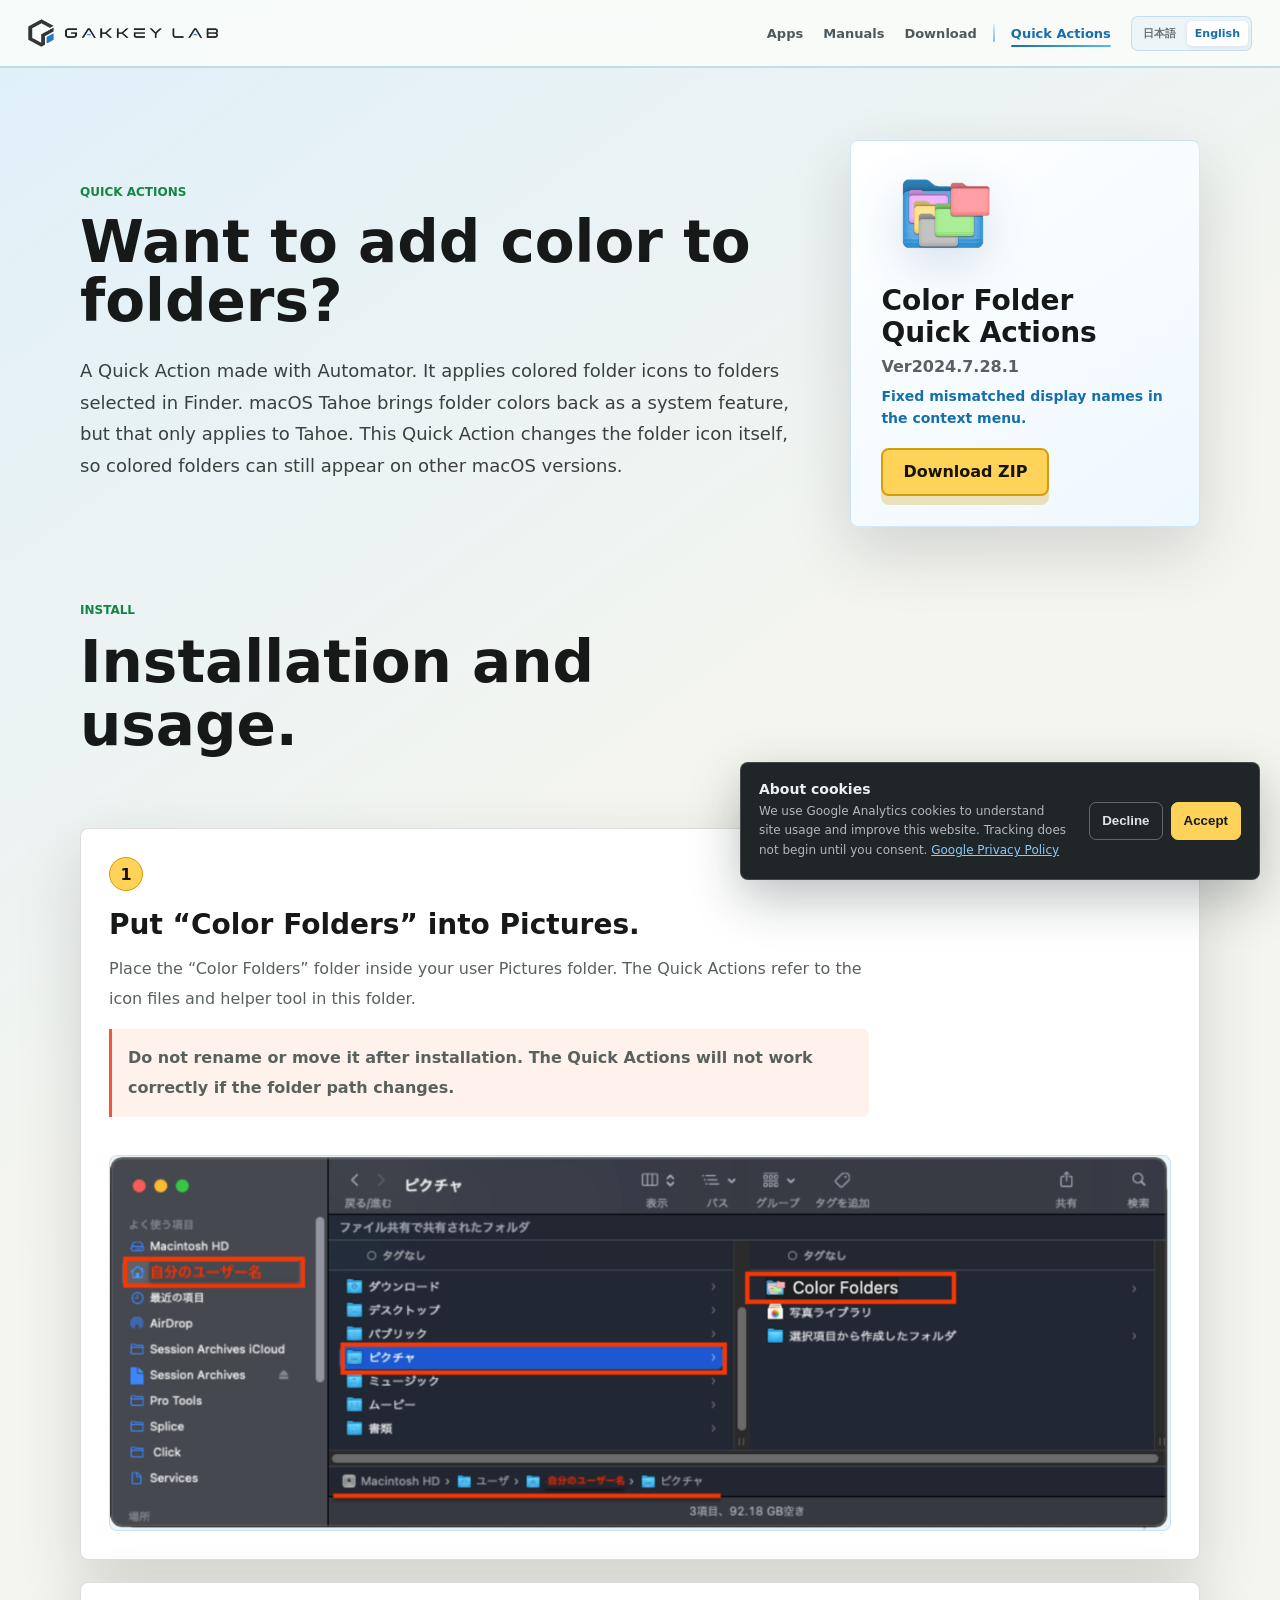
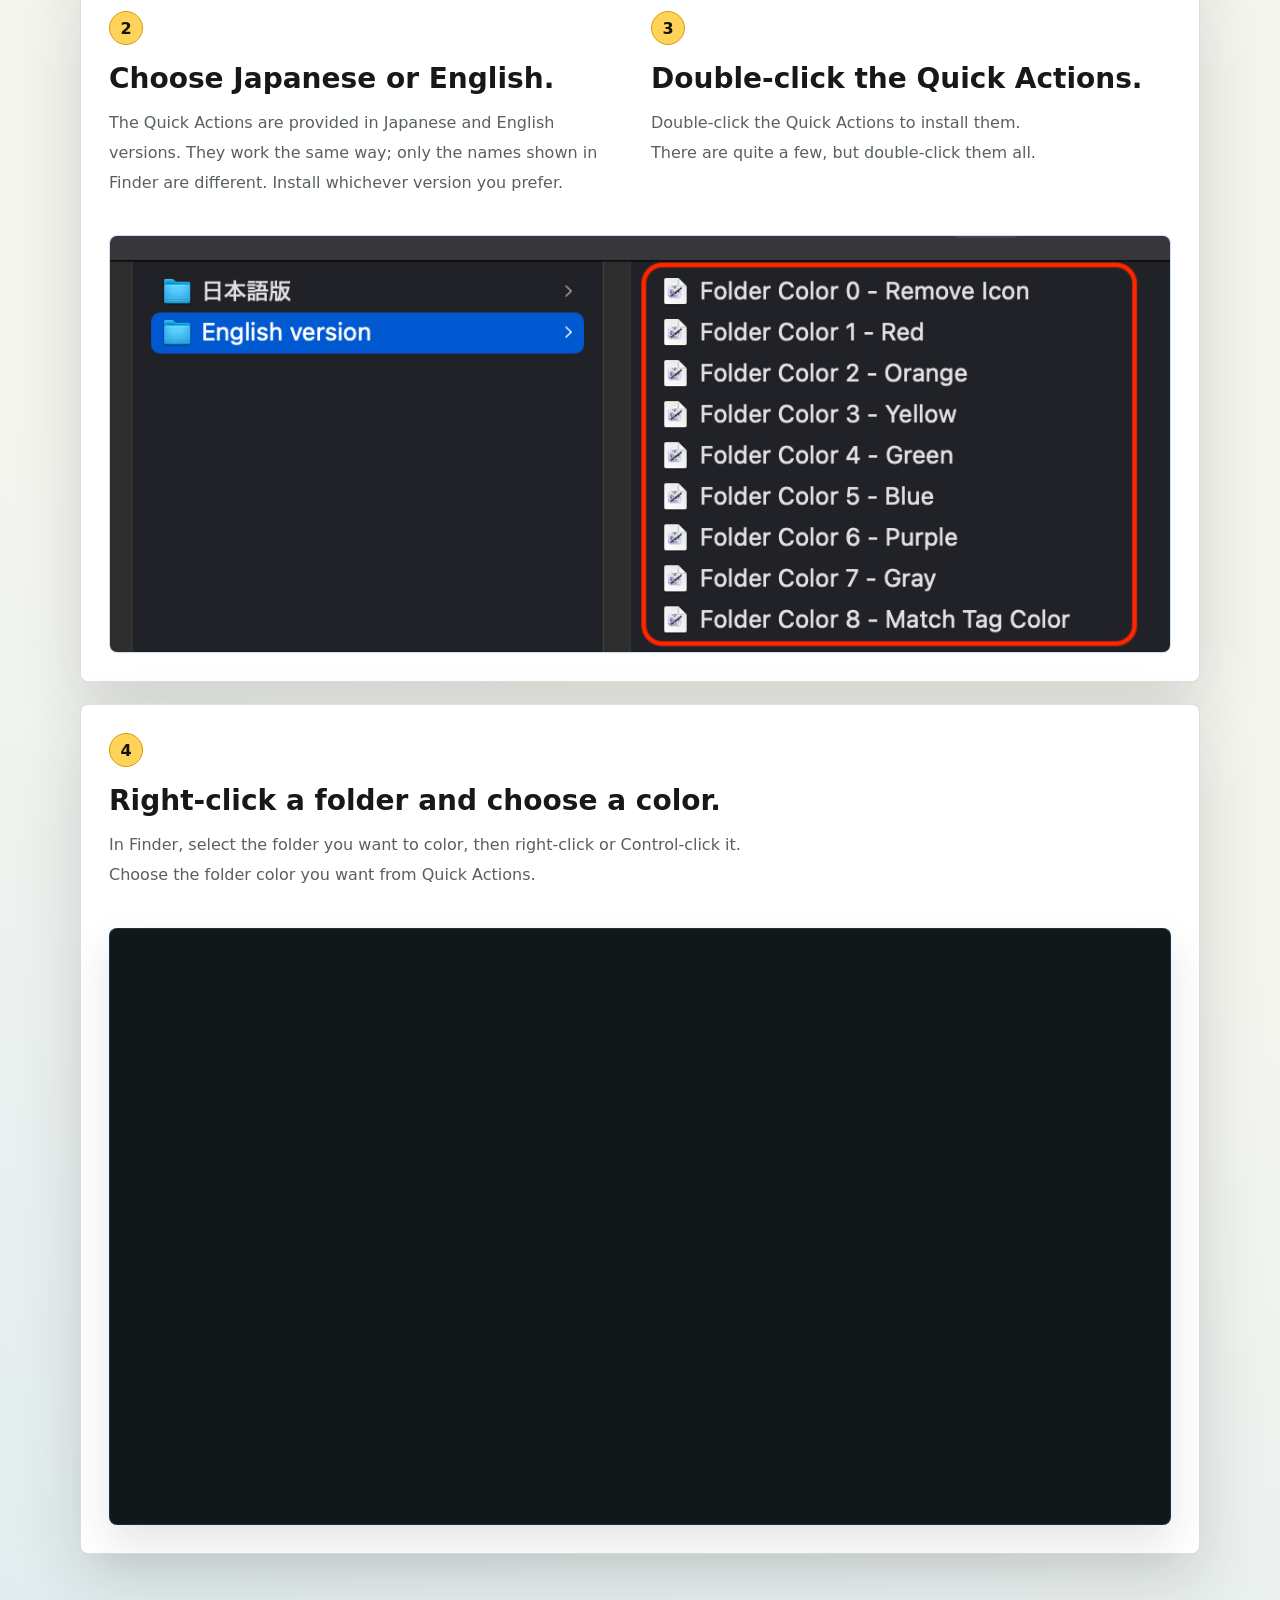
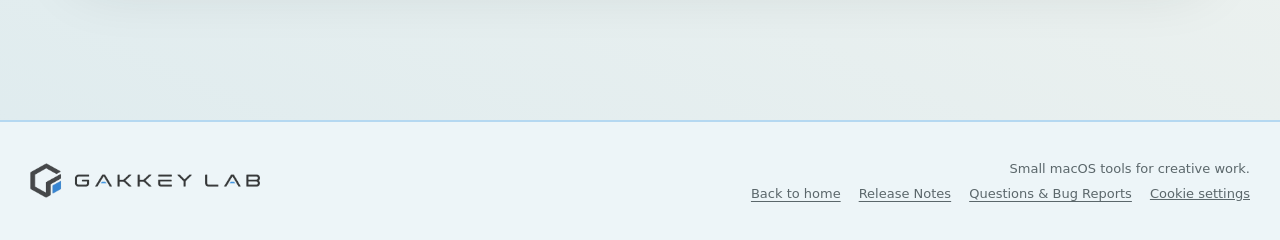
<file: en/quick-actions/index.html>
<!doctype html>
<html lang="en">
  <head>
    <meta charset="utf-8">
    <meta name="viewport" content="width=device-width, initial-scale=1">
    <title>Quick Actions | GAKKEY LAB</title>
    <meta
      name="description"
      content="GAKKEY LAB Quick Actions. Color Folder Quick Actions change selected Finder folder icons into colored folder icons."
    >
    <link rel="canonical" href="https://lab.gakkey.com/en/quick-actions/">
    <link rel="alternate" hreflang="ja" href="https://lab.gakkey.com/quick-actions/">
    <link rel="alternate" hreflang="en" href="https://lab.gakkey.com/en/quick-actions/">
    <link rel="alternate" hreflang="x-default" href="https://lab.gakkey.com/quick-actions/">
    <link rel="icon" type="image/png" sizes="512x512" href="/assets/gakkey-lab/favicon.png?v=3">
    <link rel="shortcut icon" href="/favicon.ico?v=3">
    <link rel="apple-touch-icon" sizes="180x180" href="/assets/gakkey-lab/apple-touch-icon.png?v=3">
    <link rel="stylesheet" href="../../gakkey-lab.css">
    <script defer src="/analytics.js"></script>
  </head>
  <body>
    <header class="topbar">
      <a class="brand" href="/en/" aria-label="GAKKEY LAB">
        <img src="../../assets/gakkey-lab/logo.png" alt="GAKKEY LAB">
      </a>
      <div class="topbar-controls">
        <nav aria-label="Main navigation">
          <span class="nav-group nav-apps">
            <a href="/en/#apps">Apps</a>
            <a href="/en/manuals/">Manuals</a>
            <a href="/en/#download">Download</a>
          </span>
          <span class="nav-group nav-quick">
            <a href="/en/quick-actions/" aria-current="page">Quick Actions</a>
          </span>
        </nav>
        <div class="language-switch" aria-label="Language">
          <a href="/quick-actions/" lang="ja">日本語</a>
          <a class="active" href="/en/quick-actions/" lang="en" aria-current="page">English</a>
        </div>
      </div>
    </header>

    <main class="utility-page" id="top">
      <section class="quick-hero">
        <div>
          <p class="eyebrow">Quick Actions</p>
          <h1>Want to add color to folders?</h1>
          <p class="lead">
            A Quick Action made with Automator.
            It applies colored folder icons to folders selected in Finder.
            macOS Tahoe brings folder colors back as a system feature, but that only applies to Tahoe.
            This Quick Action changes the folder icon itself, so colored folders can still appear on other macOS versions.
          </p>
        </div>
        <div class="quick-download-panel">
          <img class="quick-action-icon large" src="../../assets/gakkey-lab/quick-actions/color-folder-icon.png" alt="">
          <h2>Color Folder Quick Actions</h2>
          <p>Ver2024.7.28.1</p>
          <p class="release-note">Fixed mismatched display names in the context menu.</p>
          <a class="hero-button" href="https://github.com/gakkeygakkey/gakkey-lab-site/releases/download/color-folder-qa-2024.7.28.1/ColorFolderQuickActions.2024.7.28.1.zip">Download ZIP</a>
        </div>
      </section>

      <section class="quick-section install-guide">
        <div class="section-heading">
          <p class="eyebrow">Install</p>
          <h2>Installation and usage.</h2>
        </div>

        <article class="guide-step">
          <div class="step-copy">
            <span class="step-number">1</span>
            <h3>Put “Color Folders” into Pictures.</h3>
            <p>
              Place the “Color Folders” folder inside your user Pictures folder.
              The Quick Actions refer to the icon files and helper tool in this folder.
            </p>
            <p class="warning-note">
              Do not rename or move it after installation. The Quick Actions will not work correctly if the folder path changes.
            </p>
          </div>
          <figure class="guide-image wide-image">
            <img src="../../assets/gakkey-lab/quick-actions/color-folder-location.png" alt="Color Folders folder placed inside the user Pictures folder">
          </figure>
        </article>

        <article class="guide-step two-column-step">
          <div class="step-copy">
            <span class="step-number">2</span>
            <h3>Choose Japanese or English.</h3>
            <p>
              The Quick Actions are provided in Japanese and English versions.
              They work the same way; only the names shown in Finder are different. Install whichever version you prefer.
            </p>
          </div>
          <div class="step-copy">
            <span class="step-number">3</span>
            <h3>Double-click the Quick Actions.</h3>
            <p>
              Double-click the Quick Actions to install them.<br>
              There are quite a few, but double-click them all.
            </p>
          </div>
          <figure class="guide-image">
            <img src="../../assets/gakkey-lab/quick-actions/color-folder-install-en.png" alt="Example of double-clicking Quick Action files to install them">
          </figure>
        </article>

        <article class="guide-step">
          <div class="step-copy">
            <span class="step-number">4</span>
            <h3>Right-click a folder and choose a color.</h3>
            <p>
              In Finder, select the folder you want to color, then right-click or Control-click it.<br>
              Choose the folder color you want from Quick Actions.
            </p>
          </div>
          <figure class="guide-video">
            <iframe
              src="https://www.youtube.com/embed/3J1k83GF6f4?feature=oembed"
              title="How to use Color Folder Quick Actions"
              loading="lazy"
              allow="accelerometer; autoplay; clipboard-write; encrypted-media; gyroscope; picture-in-picture; web-share"
              referrerpolicy="strict-origin-when-cross-origin"
              allowfullscreen
            ></iframe>
          </figure>
        </article>
      </section>

    </main>

    <footer class="footer">
      <img src="../../assets/gakkey-lab/logo.png" alt="GAKKEY LAB">
      <div class="footer-meta">
        <span>Small macOS tools for creative work.</span>
        <nav class="footer-links" aria-label="Support links">
          <a href="/en/">Back to home</a>
          <a href="https://github.com/gakkeygakkey/gakkey-lab-site/releases" target="_blank" rel="noopener">Release Notes</a>
          <a href="https://github.com/gakkeygakkey/gakkey-lab-site/discussions" target="_blank" rel="noopener">Questions &amp; Bug Reports</a>
        </nav>
      </div>
    </footer>
  </body>
</html>
</file>
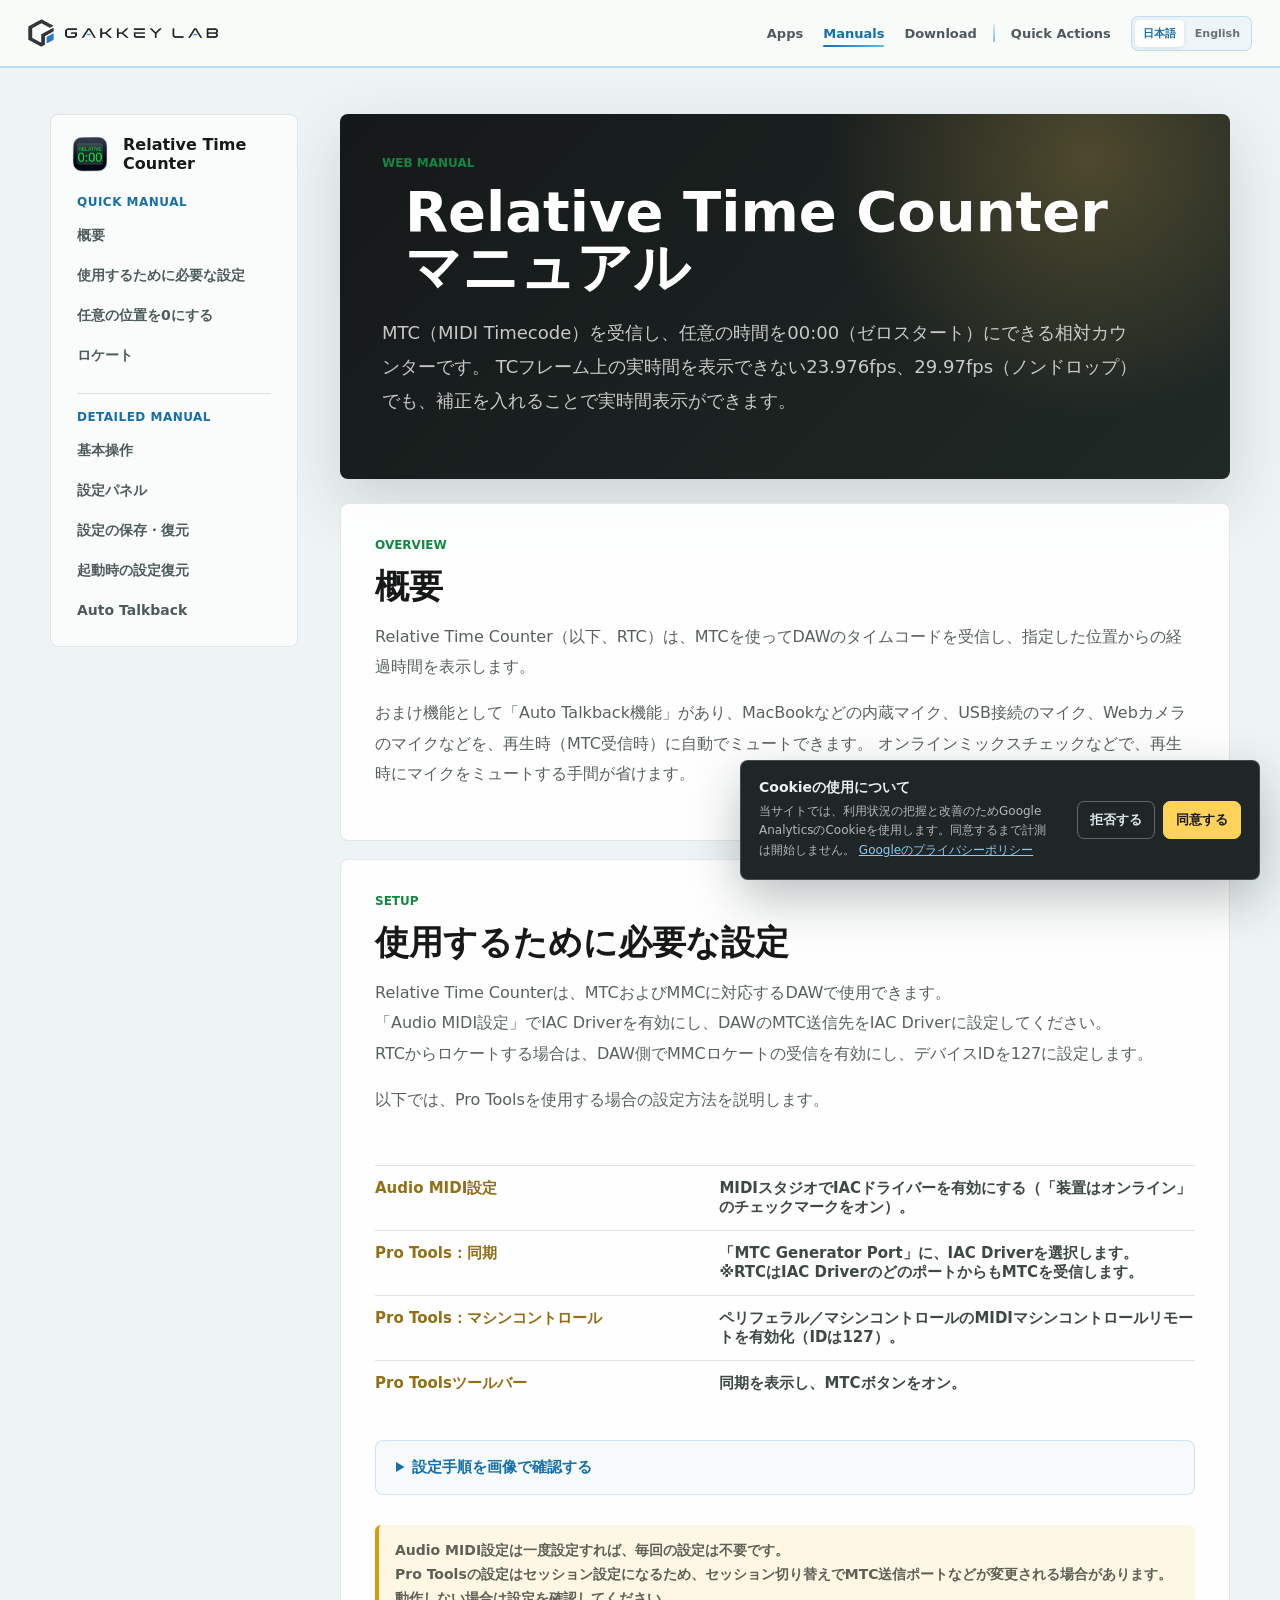
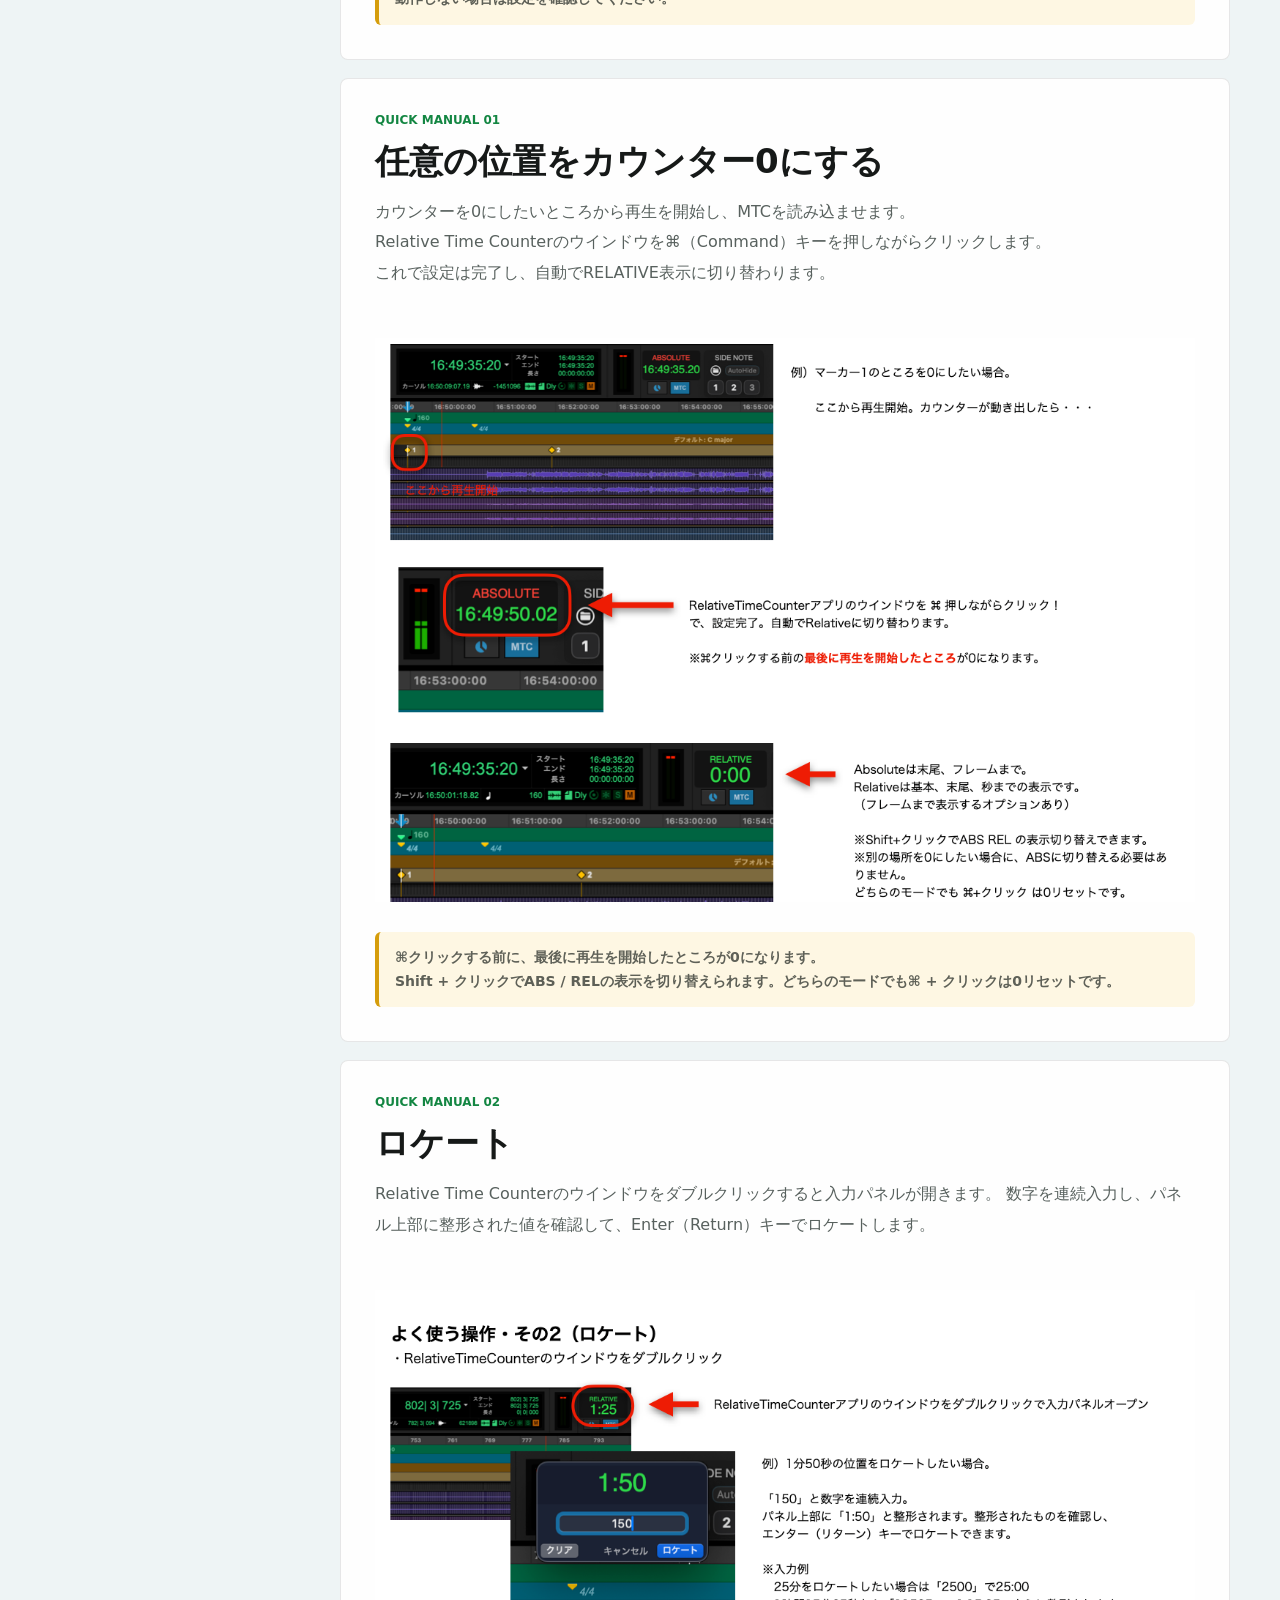
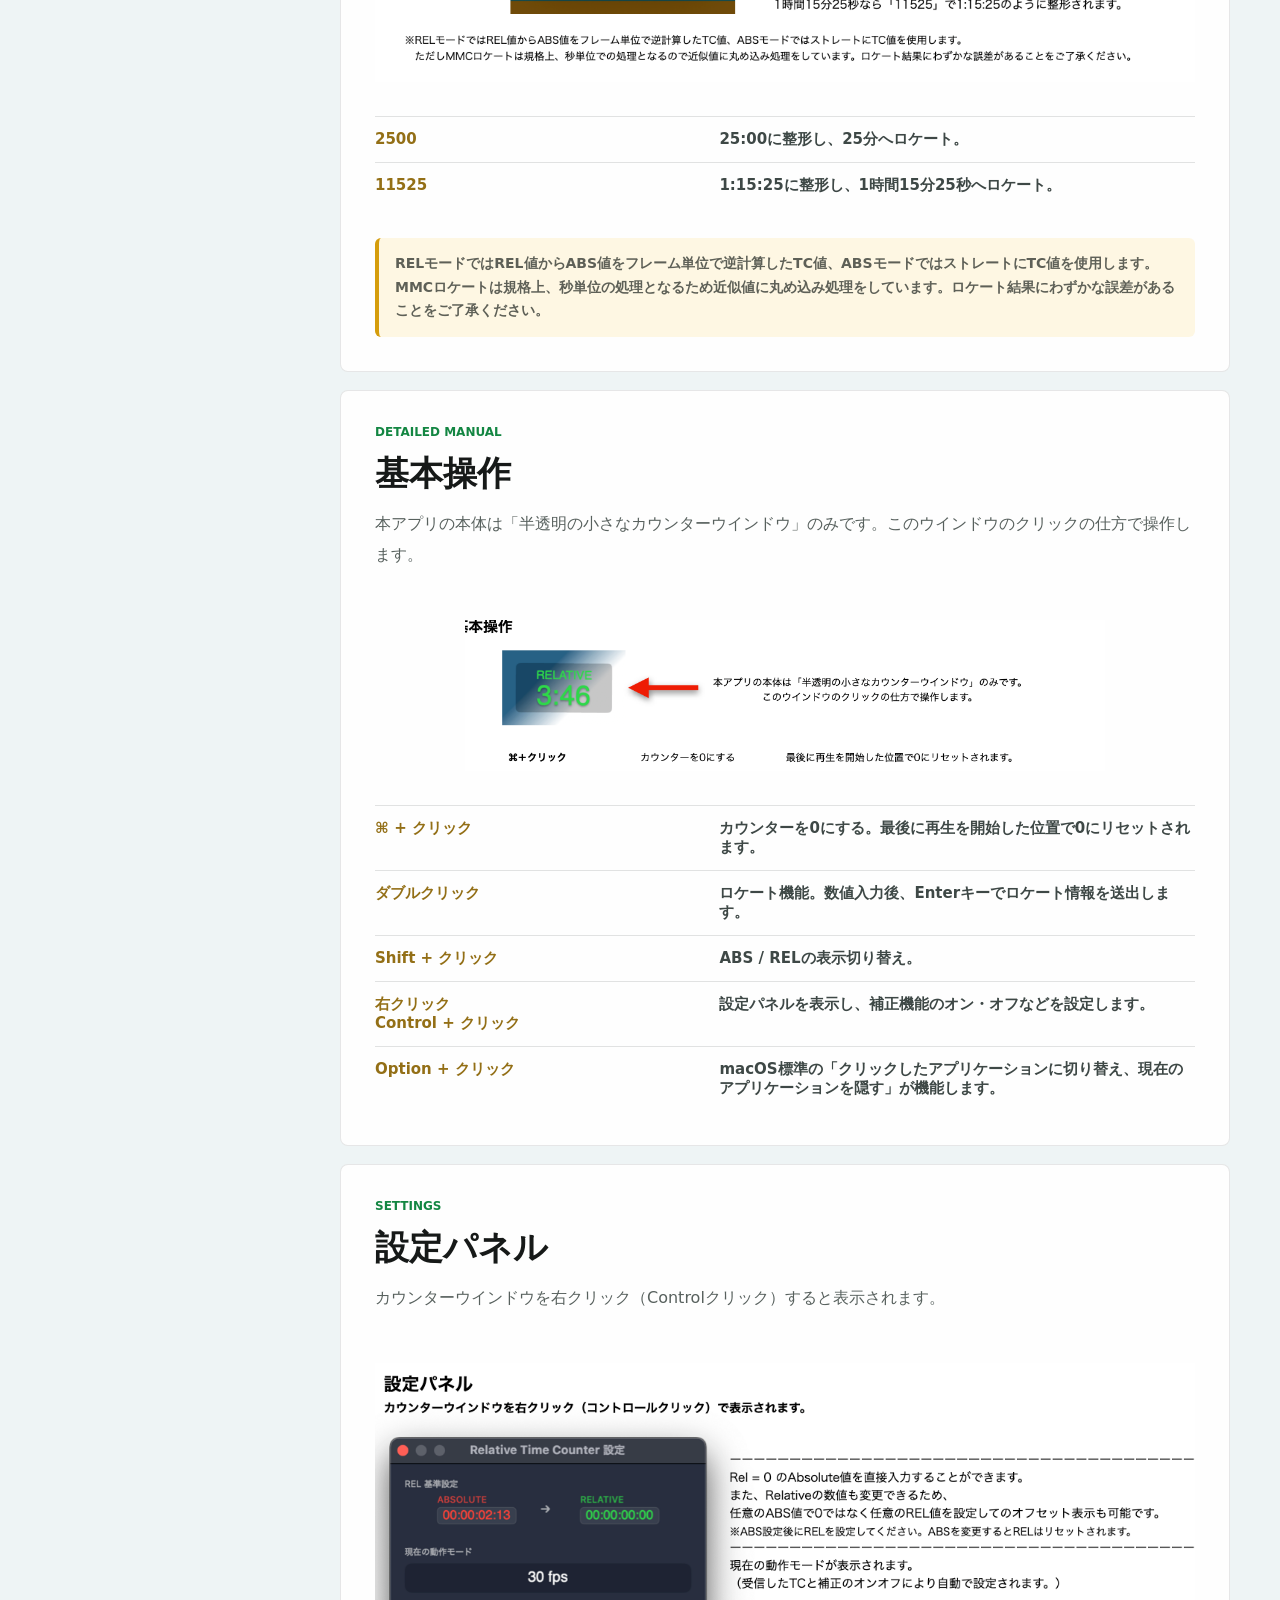
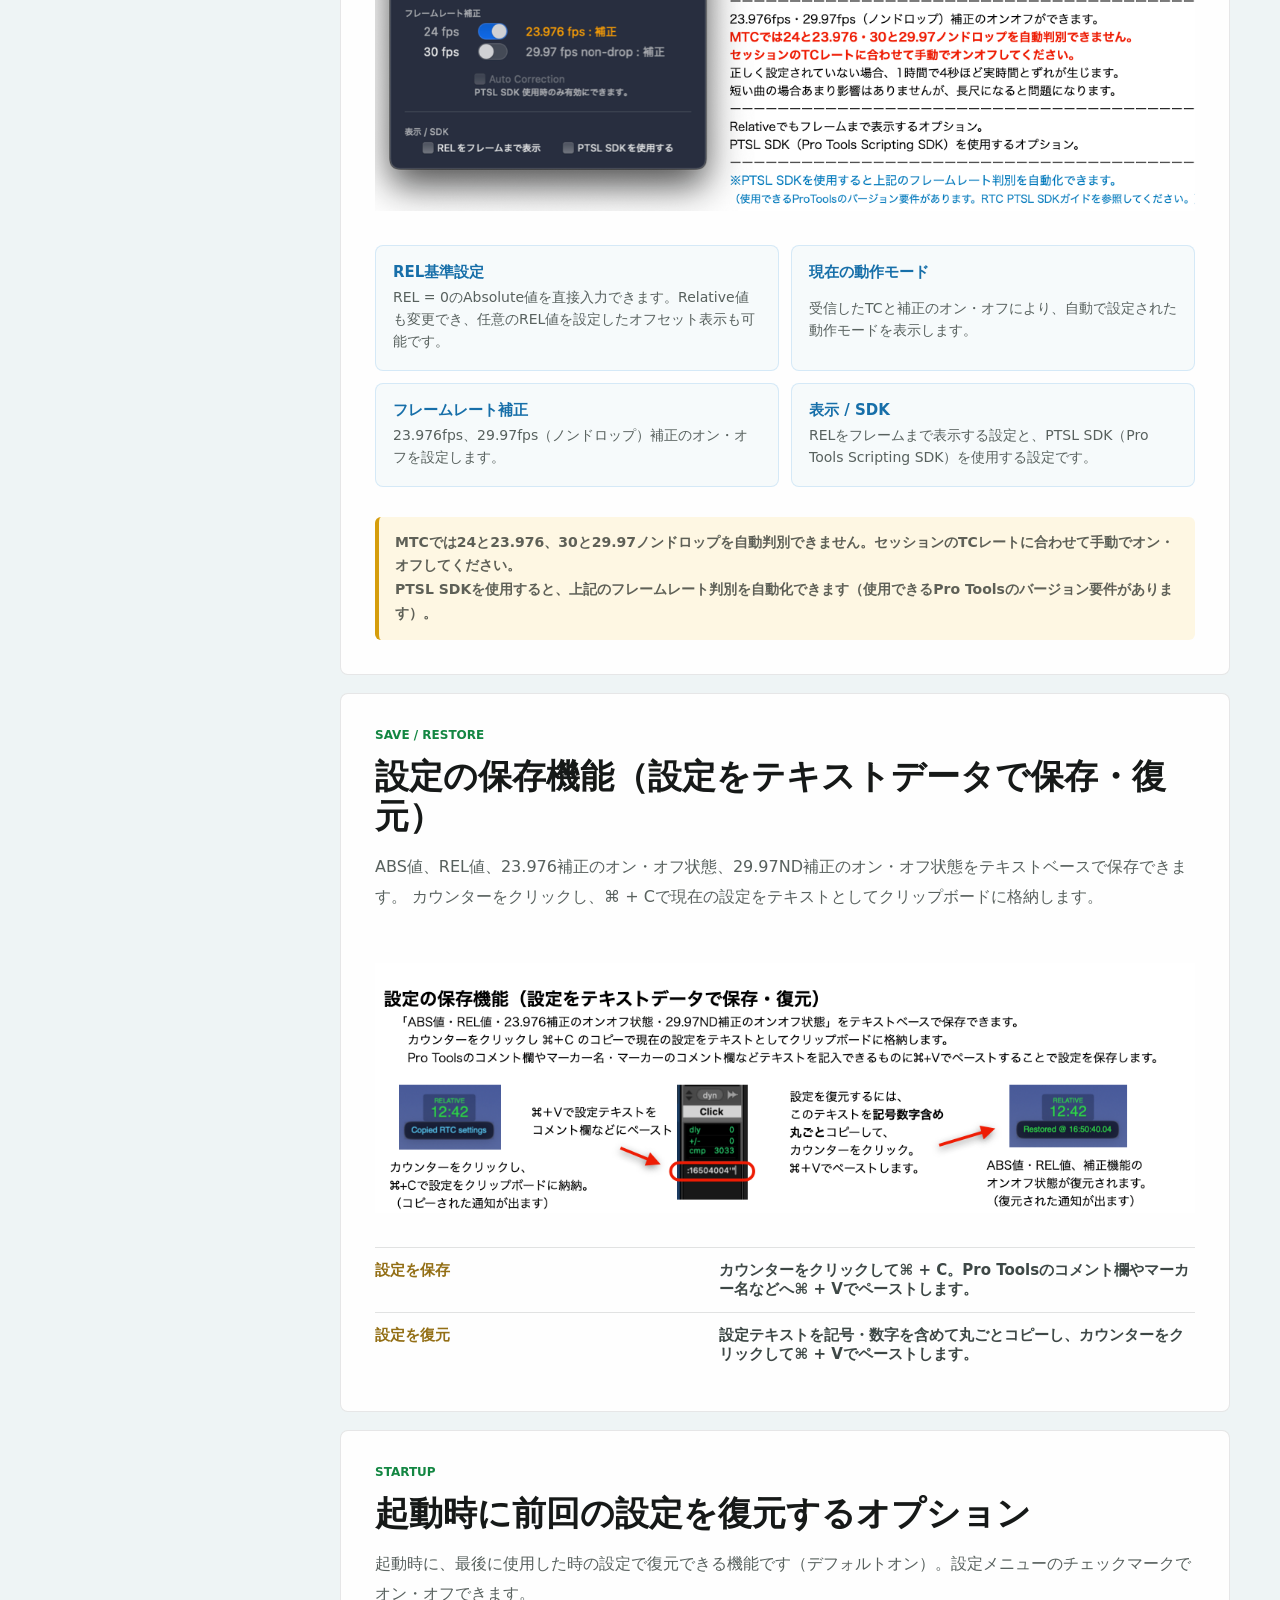
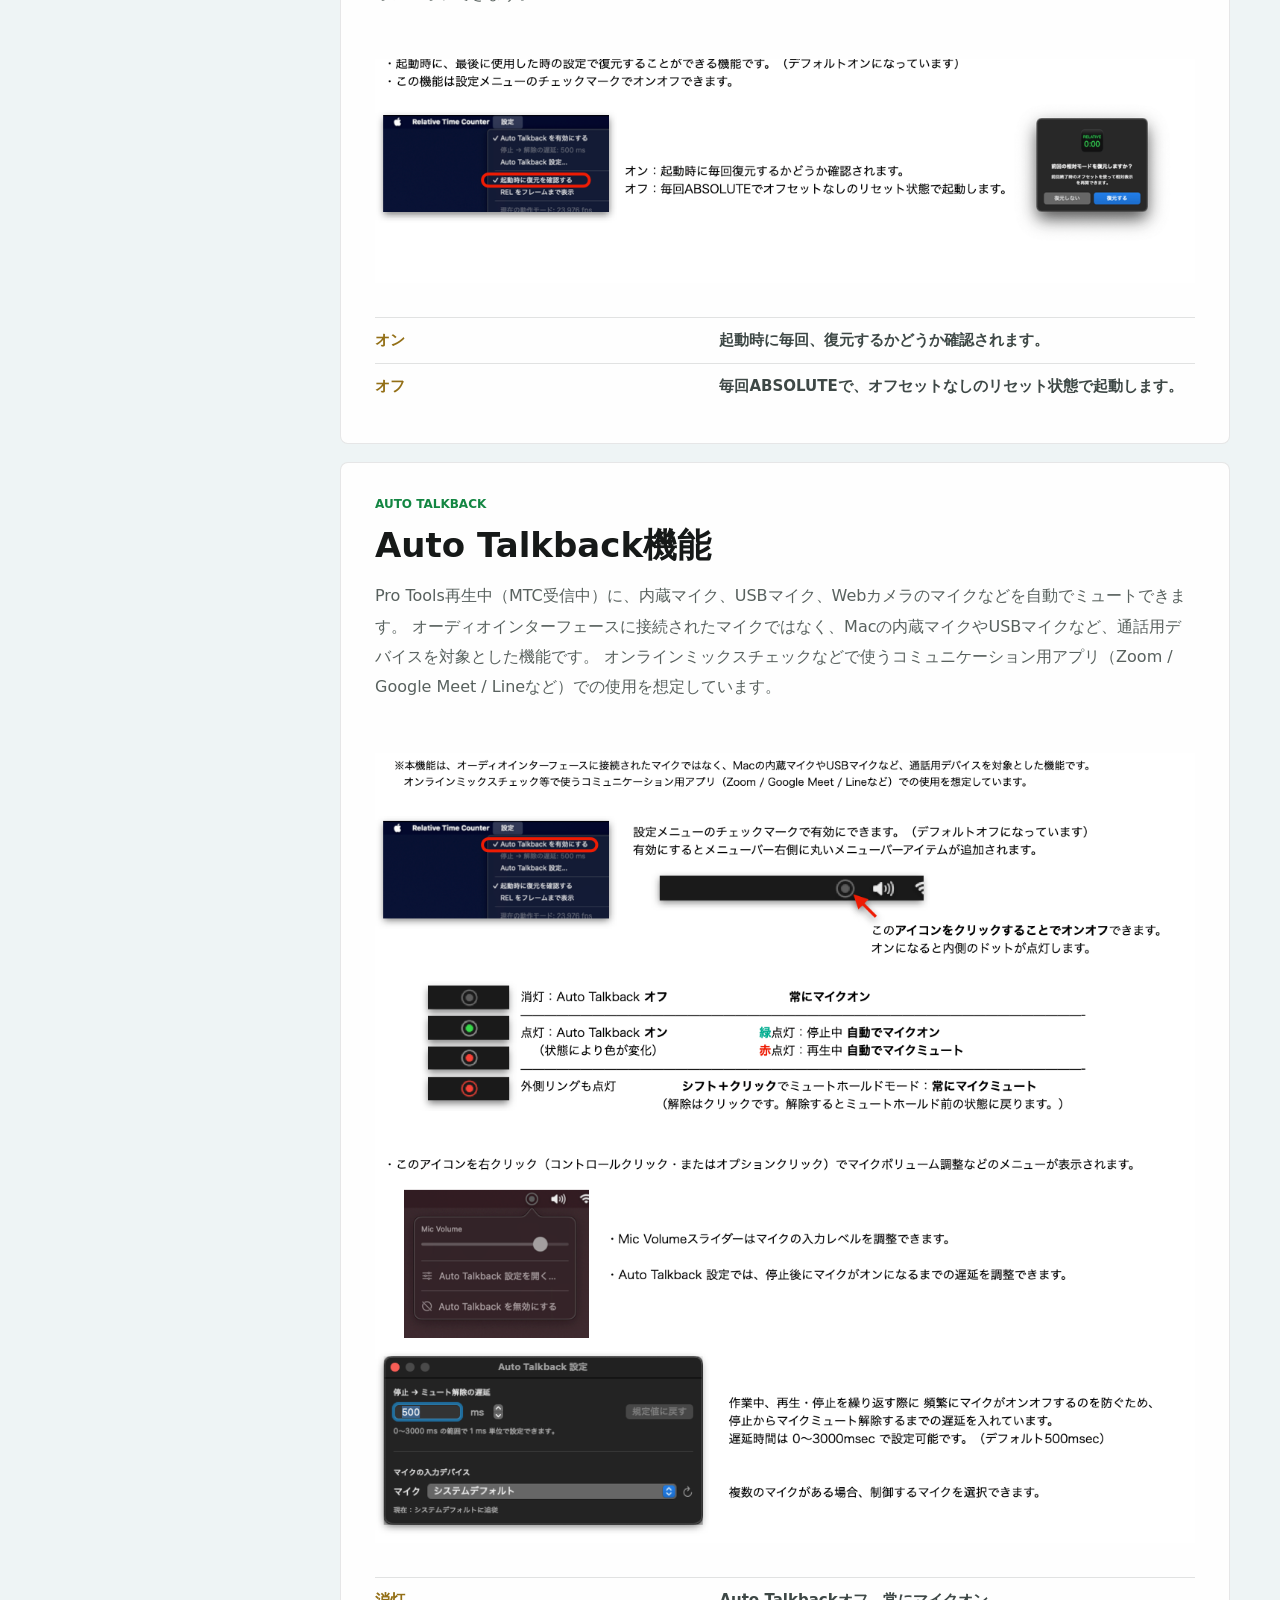
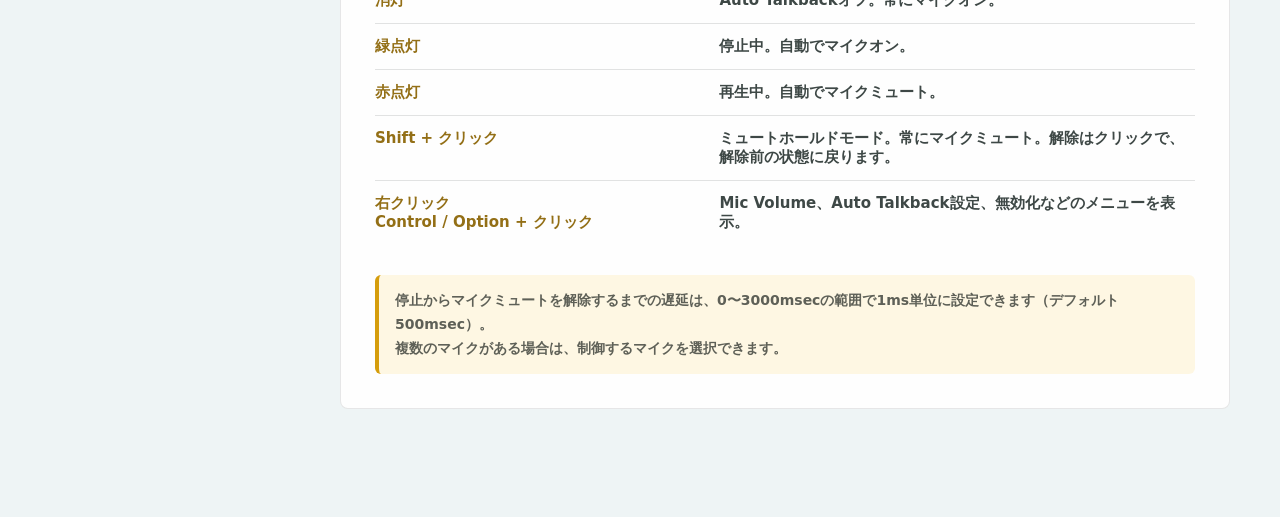
<file: relative-time-counter/manual/index.html>
<!doctype html>
<html lang="ja">
  <head>
    <meta charset="utf-8">
    <meta name="viewport" content="width=device-width, initial-scale=1">
    <title>Relative Time Counter Web Manual | GAKKEY LAB</title>
    <meta
      name="description"
      content="Relative Time CounterのWebマニュアル。初期設定、ゼロスタート、ロケート、設定の保存・復元、Auto Talkbackについてまとめています。"
    >
    <link rel="canonical" href="https://lab.gakkey.com/relative-time-counter/manual/">
    <link rel="alternate" hreflang="ja" href="https://lab.gakkey.com/relative-time-counter/manual/">
    <link rel="alternate" hreflang="en" href="https://lab.gakkey.com/assets/gakkey-lab/rtc-guide-en.pdf">
    <link rel="alternate" hreflang="x-default" href="https://lab.gakkey.com/relative-time-counter/manual/">
    <link rel="icon" type="image/png" sizes="512x512" href="/assets/gakkey-lab/favicon.png?v=3">
    <link rel="shortcut icon" href="/favicon.ico?v=3">
    <link rel="apple-touch-icon" sizes="180x180" href="/assets/gakkey-lab/apple-touch-icon.png?v=3">
    <link rel="stylesheet" href="../../gakkey-lab.css">
    <script defer src="/analytics.js"></script>
  </head>
  <body class="manual-page">
    <header class="topbar">
      <a class="brand" href="../../" aria-label="GAKKEY LAB">
        <img src="../../assets/gakkey-lab/logo.png" alt="GAKKEY LAB">
      </a>
      <div class="topbar-controls">
        <nav aria-label="Main navigation">
          <span class="nav-group nav-apps">
            <a href="../../#apps">Apps</a>
            <a href="../../manuals/" aria-current="page">Manuals</a>
            <a href="../../#download">Download</a>
          </span>
          <span class="nav-group nav-quick">
            <a href="../../quick-actions/">Quick Actions</a>
          </span>
        </nav>
        <div class="language-switch" aria-label="Language">
          <a class="active" href="./" lang="ja" aria-current="page">日本語</a>
          <a href="../../en/relative-time-counter/manual/" lang="en">English</a>
        </div>
      </div>
    </header>

    <main class="manual-shell">
      <aside class="manual-toc" aria-label="目次">
        <a class="manual-toc-brand" href="#">
          <img src="../../assets/gakkey-lab/rtc-icon.png" alt="">
          <span>Relative Time Counter</span>
        </a>
        <nav>
          <span>Quick Manual</span>
          <a href="#overview">概要</a>
          <a href="#setup">使用するために必要な設定</a>
          <a href="#zero-reset">任意の位置を0にする</a>
          <a href="#locate">ロケート</a>
          <span>Detailed Manual</span>
          <a href="#basic-operation">基本操作</a>
          <a href="#settings">設定パネル</a>
          <a href="#settings-save">設定の保存・復元</a>
          <a href="#startup-restore">起動時の設定復元</a>
          <a href="#auto-talkback">Auto Talkback</a>
        </nav>
      </aside>

      <div class="manual-content" id="top">
        <section class="manual-hero">
          <p class="eyebrow">Web Manual</p>
          <h1>Relative Time Counter<br>マニュアル</h1>
          <p>
            MTC（MIDI Timecode）を受信し、任意の時間を00:00（ゼロスタート）にできる相対カウンターです。
            TCフレーム上の実時間を表示できない23.976fps、29.97fps（ノンドロップ）でも、補正を入れることで実時間表示ができます。
          </p>
        </section>

        <section class="manual-section manual-section-stack" id="overview">
          <div class="manual-section-copy">
            <p class="eyebrow">Overview</p>
            <h2>概要</h2>
            <p>
              Relative Time Counter（以下、RTC）は、MTCを使ってDAWのタイムコードを受信し、指定した位置からの経過時間を表示します。
            </p>
            <p>
              おまけ機能として「Auto Talkback機能」があり、MacBookなどの内蔵マイク、USB接続のマイク、Webカメラのマイクなどを、再生時（MTC受信時）に自動でミュートできます。
              オンラインミックスチェックなどで、再生時にマイクをミュートする手間が省けます。
            </p>
          </div>
        </section>

        <section class="manual-section manual-section-stack" id="setup">
          <div class="manual-section-copy">
            <p class="eyebrow">Setup</p>
            <h2>使用するために必要な設定</h2>
            <p>
              Relative Time Counterは、MTCおよびMMCに対応するDAWで使用できます。<br>
              「Audio MIDI設定」でIAC Driverを有効にし、DAWのMTC送信先をIAC Driverに設定してください。<br>
              RTCからロケートする場合は、DAW側でMMCロケートの受信を有効にし、デバイスIDを127に設定します。
            </p>
            <p>
              以下では、Pro Toolsを使用する場合の設定方法を説明します。
            </p>
          </div>
          <table class="manual-operation-table wide">
            <tbody>
              <tr>
                <th>Audio MIDI設定</th>
                <td>MIDIスタジオでIACドライバーを有効にする（「装置はオンライン」のチェックマークをオン）。</td>
              </tr>
              <tr>
                <th>Pro Tools：同期</th>
                <td>
                  「MTC Generator Port」に、IAC Driverを選択します。<br>
                  ※RTCはIAC DriverのどのポートからもMTCを受信します。
                </td>
              </tr>
              <tr>
                <th>Pro Tools：マシンコントロール</th>
                <td>ペリフェラル／マシンコントロールのMIDIマシンコントロールリモートを有効化（IDは127）。</td>
              </tr>
              <tr>
                <th>Pro Toolsツールバー</th>
                <td>同期を表示し、MTCボタンをオン。</td>
              </tr>
            </tbody>
          </table>
          <details class="manual-details">
            <summary>設定手順を画像で確認する</summary>
            <div class="manual-details-content">
              <article class="manual-setup-step">
                <div>
                  <span>1</span>
                  <h3>IAC Driverを有効にする</h3>
                  <p>
                    「Audio MIDI設定」で「ウインドウ」＞「MIDIスタジオを表示」と選択します。
                    IAC Driverを開き、「Device is online」をオンにします。
                    Ports欄に、ポートが1つ以上あることを確認してください。
                  </p>
                  <p>
                    詳しい設定方法は、Appleの
                    <a href="https://support.apple.com/ja-jp/guide/audio-midi-setup/ams1013/mac" target="_blank" rel="noopener">「MIDI情報をアプリ間で送信する」</a>
                    を参照してください。
                  </p>
                </div>
                <figure class="manual-media framed">
                  <img src="../../assets/gakkey-lab/rtc-iac-driver.png" alt="IAC Driverを開き、Device is onlineをオンにする設定">
                </figure>
              </article>

              <article class="manual-setup-step">
                <div>
                  <span>2</span>
                  <h3>Pro Toolsのペリフェラルを設定する</h3>
                  <p>
                    「設定」＞「ペリフェラル」を開きます。
                    「MTC Generator Port」に、IAC Driverを選択します。<br>
                    ※RTCはIAC DriverのどのポートからもMTCを受信します。
                  </p>
                  <p>
                    続いてMachine Controlを開き、「MIDI Machine Control Remote」のEnableをオンにして、IDを127にします。
                  </p>
                </div>
                <figure class="manual-media framed">
                  <img src="../../assets/gakkey-lab/rtc-pro-tools-peripherals.png" alt="Pro ToolsのSynchronizationとMachine Controlの設定">
                </figure>
              </article>

              <article class="manual-setup-step">
                <div>
                  <span>3</span>
                  <h3>MTC送信をオンにする</h3>
                  <p>
                    Pro ToolsツールバーでSynchronizationを表示し、MTCボタンをオンにします。
                  </p>
                </div>
                <figure class="manual-media framed">
                  <img src="../../assets/gakkey-lab/rtc-pro-tools-mtc.png" alt="Pro ToolsツールバーでSynchronizationを表示してMTCをオンにする操作">
                </figure>
              </article>
            </div>
          </details>
          <p class="manual-note">
            Audio MIDI設定は一度設定すれば、毎回の設定は不要です。<br>
            Pro Toolsの設定はセッション設定になるため、セッション切り替えでMTC送信ポートなどが変更される場合があります。動作しない場合は設定を確認してください。
          </p>
        </section>

        <section class="manual-section manual-section-stack" id="zero-reset">
          <div class="manual-section-copy">
            <p class="eyebrow">Quick Manual 01</p>
            <h2>任意の位置をカウンター0にする</h2>
            <p>
              カウンターを0にしたいところから再生を開始し、MTCを読み込ませます。<br>
              Relative Time Counterのウインドウを⌘（Command）キーを押しながらクリックします。<br>
              これで設定は完了し、自動でRELATIVE表示に切り替わります。
            </p>
          </div>
          <figure class="manual-media large">
            <img src="../../assets/gakkey-lab/rtc-zero-reset.png" alt="Pro Toolsのマーカー位置から再生し、Relative Time CounterをCommandクリックして0に設定する例">
          </figure>
          <p class="manual-note">
            ⌘クリックする前に、最後に再生を開始したところが0になります。<br>
            Shift + クリックでABS / RELの表示を切り替えられます。どちらのモードでも⌘ + クリックは0リセットです。
          </p>
        </section>

        <section class="manual-section manual-section-stack" id="locate">
          <div class="manual-section-copy">
            <p class="eyebrow">Quick Manual 02</p>
            <h2>ロケート</h2>
            <p>
              Relative Time Counterのウインドウをダブルクリックすると入力パネルが開きます。
              数字を連続入力し、パネル上部に整形された値を確認して、Enter（Return）キーでロケートします。
            </p>
          </div>
          <figure class="manual-media large">
            <img src="../../assets/gakkey-lab/rtc-locate.png" alt="Relative Time Counterの入力パネルから1分50秒へロケートする例">
          </figure>
          <table class="manual-operation-table wide">
            <tbody>
              <tr>
                <th>2500</th>
                <td>25:00に整形し、25分へロケート。</td>
              </tr>
              <tr>
                <th>11525</th>
                <td>1:15:25に整形し、1時間15分25秒へロケート。</td>
              </tr>
            </tbody>
          </table>
          <p class="manual-note">
            RELモードではREL値からABS値をフレーム単位で逆計算したTC値、ABSモードではストレートにTC値を使用します。<br>
            MMCロケートは規格上、秒単位の処理となるため近似値に丸め込み処理をしています。ロケート結果にわずかな誤差があることをご了承ください。
          </p>
        </section>

        <section class="manual-section manual-section-stack" id="basic-operation">
          <div class="manual-section-copy">
            <p class="eyebrow">Detailed Manual</p>
            <h2>基本操作</h2>
            <p>
              本アプリの本体は「半透明の小さなカウンターウインドウ」のみです。このウインドウのクリックの仕方で操作します。
            </p>
          </div>
          <figure class="manual-media medium">
            <img src="../../assets/gakkey-lab/rtc-basic-window.png" alt="Relative Time Counterの半透明なカウンターウインドウ">
          </figure>
          <table class="manual-operation-table wide">
            <tbody>
              <tr>
                <th>⌘ + クリック</th>
                <td>カウンターを0にする。最後に再生を開始した位置で0にリセットされます。</td>
              </tr>
              <tr>
                <th>ダブルクリック</th>
                <td>ロケート機能。数値入力後、Enterキーでロケート情報を送出します。</td>
              </tr>
              <tr>
                <th>Shift + クリック</th>
                <td>ABS / RELの表示切り替え。</td>
              </tr>
              <tr>
                <th>右クリック<br>Control + クリック</th>
                <td>設定パネルを表示し、補正機能のオン・オフなどを設定します。</td>
              </tr>
              <tr>
                <th>Option + クリック</th>
                <td>macOS標準の「クリックしたアプリケーションに切り替え、現在のアプリケーションを隠す」が機能します。</td>
              </tr>
            </tbody>
          </table>
        </section>

        <section class="manual-section manual-section-stack" id="settings">
          <div class="manual-section-copy">
            <p class="eyebrow">Settings</p>
            <h2>設定パネル</h2>
            <p>カウンターウインドウを右クリック（Controlクリック）すると表示されます。</p>
          </div>
          <figure class="manual-media large">
            <img src="../../assets/gakkey-lab/rtc-settings-panel-detail.png" alt="REL基準、動作モード、フレームレート補正、表示とPTSL SDKの設定パネル">
          </figure>
          <div class="manual-point-list two-columns">
            <article>
              <strong>REL基準設定</strong>
              <span>REL = 0のAbsolute値を直接入力できます。Relative値も変更でき、任意のREL値を設定したオフセット表示も可能です。</span>
            </article>
            <article>
              <strong>現在の動作モード</strong>
              <span>受信したTCと補正のオン・オフにより、自動で設定された動作モードを表示します。</span>
            </article>
            <article>
              <strong>フレームレート補正</strong>
              <span>23.976fps、29.97fps（ノンドロップ）補正のオン・オフを設定します。</span>
            </article>
            <article>
              <strong>表示 / SDK</strong>
              <span>RELをフレームまで表示する設定と、PTSL SDK（Pro Tools Scripting SDK）を使用する設定です。</span>
            </article>
          </div>
          <p class="manual-note">
            MTCでは24と23.976、30と29.97ノンドロップを自動判別できません。セッションのTCレートに合わせて手動でオン・オフしてください。<br>
            PTSL SDKを使用すると、上記のフレームレート判別を自動化できます（使用できるPro Toolsのバージョン要件があります）。
          </p>
        </section>

        <section class="manual-section manual-section-stack" id="settings-save">
          <div class="manual-section-copy">
            <p class="eyebrow">Save / Restore</p>
            <h2>設定の保存機能（設定をテキストデータで保存・復元）</h2>
            <p>
              ABS値、REL値、23.976補正のオン・オフ状態、29.97ND補正のオン・オフ状態をテキストベースで保存できます。
              カウンターをクリックし、⌘ + Cで現在の設定をテキストとしてクリップボードに格納します。
            </p>
          </div>
          <figure class="manual-media large">
            <img src="../../assets/gakkey-lab/rtc-settings-save.png" alt="Relative Time Counterの設定をPro Toolsのコメント欄に保存し、復元する手順">
          </figure>
          <table class="manual-operation-table wide">
            <tbody>
              <tr>
                <th>設定を保存</th>
                <td>カウンターをクリックして⌘ + C。Pro Toolsのコメント欄やマーカー名などへ⌘ + Vでペーストします。</td>
              </tr>
              <tr>
                <th>設定を復元</th>
                <td>設定テキストを記号・数字を含めて丸ごとコピーし、カウンターをクリックして⌘ + Vでペーストします。</td>
              </tr>
            </tbody>
          </table>
        </section>

        <section class="manual-section manual-section-stack" id="startup-restore">
          <div class="manual-section-copy">
            <p class="eyebrow">Startup</p>
            <h2>起動時に前回の設定を復元するオプション</h2>
            <p>
              起動時に、最後に使用した時の設定で復元できる機能です（デフォルトオン）。設定メニューのチェックマークでオン・オフできます。
            </p>
          </div>
          <figure class="manual-media large">
            <img src="../../assets/gakkey-lab/rtc-startup-restore.png" alt="起動時に前回の動作モードを復元する設定と確認画面">
          </figure>
          <table class="manual-operation-table wide">
            <tbody>
              <tr>
                <th>オン</th>
                <td>起動時に毎回、復元するかどうか確認されます。</td>
              </tr>
              <tr>
                <th>オフ</th>
                <td>毎回ABSOLUTEで、オフセットなしのリセット状態で起動します。</td>
              </tr>
            </tbody>
          </table>
        </section>

        <section class="manual-section manual-section-stack" id="auto-talkback">
          <div class="manual-section-copy">
            <p class="eyebrow">Auto Talkback</p>
            <h2>Auto Talkback機能</h2>
            <p>
              Pro Tools再生中（MTC受信中）に、内蔵マイク、USBマイク、Webカメラのマイクなどを自動でミュートできます。
              オーディオインターフェースに接続されたマイクではなく、Macの内蔵マイクやUSBマイクなど、通話用デバイスを対象とした機能です。
              オンラインミックスチェックなどで使うコミュニケーション用アプリ（Zoom / Google Meet / Lineなど）での使用を想定しています。
            </p>
          </div>
          <figure class="manual-media large">
            <img src="../../assets/gakkey-lab/rtc-auto-talkback.png" alt="Auto Talkbackの有効化、状態表示、音量、遅延、マイク選択の設定">
          </figure>
          <table class="manual-operation-table wide">
            <tbody>
              <tr>
                <th>消灯</th>
                <td>Auto Talkbackオフ。常にマイクオン。</td>
              </tr>
              <tr>
                <th>緑点灯</th>
                <td>停止中。自動でマイクオン。</td>
              </tr>
              <tr>
                <th>赤点灯</th>
                <td>再生中。自動でマイクミュート。</td>
              </tr>
              <tr>
                <th>Shift + クリック</th>
                <td>ミュートホールドモード。常にマイクミュート。解除はクリックで、解除前の状態に戻ります。</td>
              </tr>
              <tr>
                <th>右クリック<br>Control / Option + クリック</th>
                <td>Mic Volume、Auto Talkback設定、無効化などのメニューを表示。</td>
              </tr>
            </tbody>
          </table>
          <p class="manual-note">
            停止からマイクミュートを解除するまでの遅延は、0〜3000msecの範囲で1ms単位に設定できます（デフォルト500msec）。<br>
            複数のマイクがある場合は、制御するマイクを選択できます。
          </p>
        </section>
      </div>
    </main>
  </body>
</html>
</file>
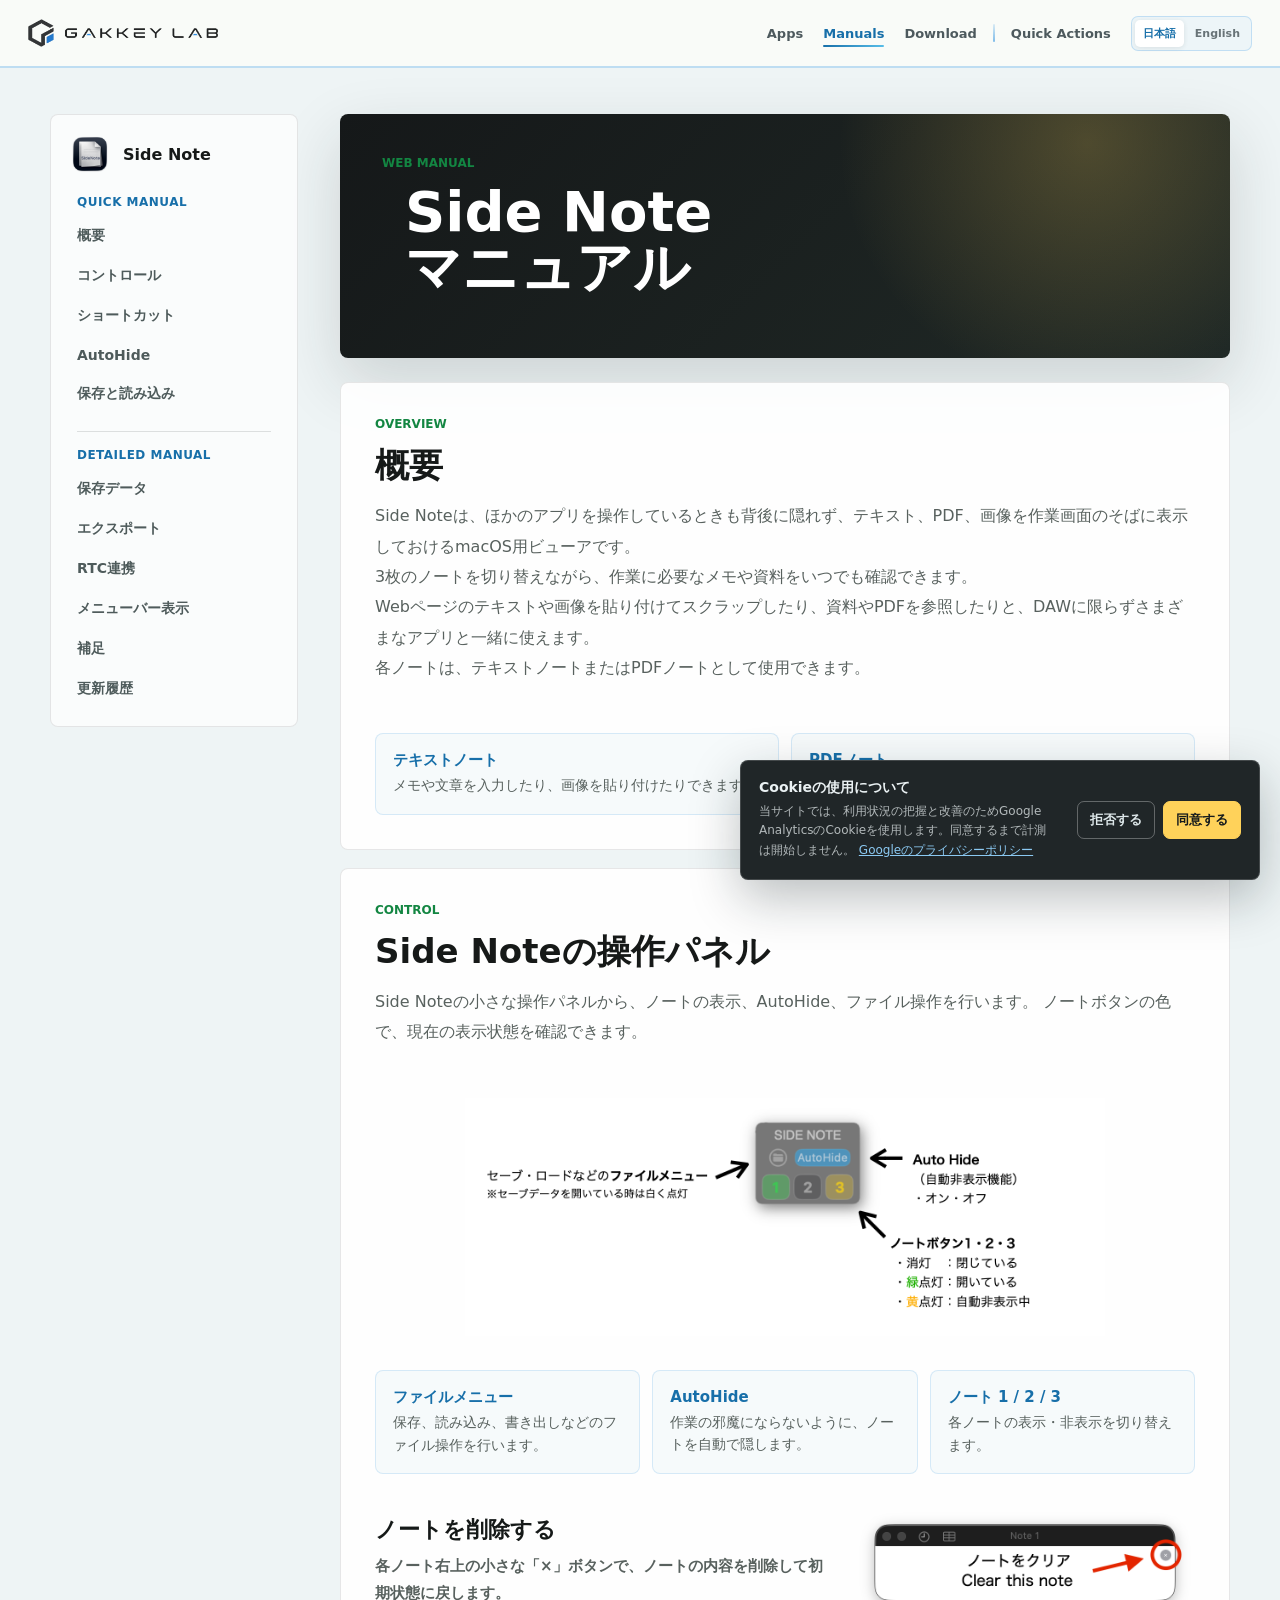
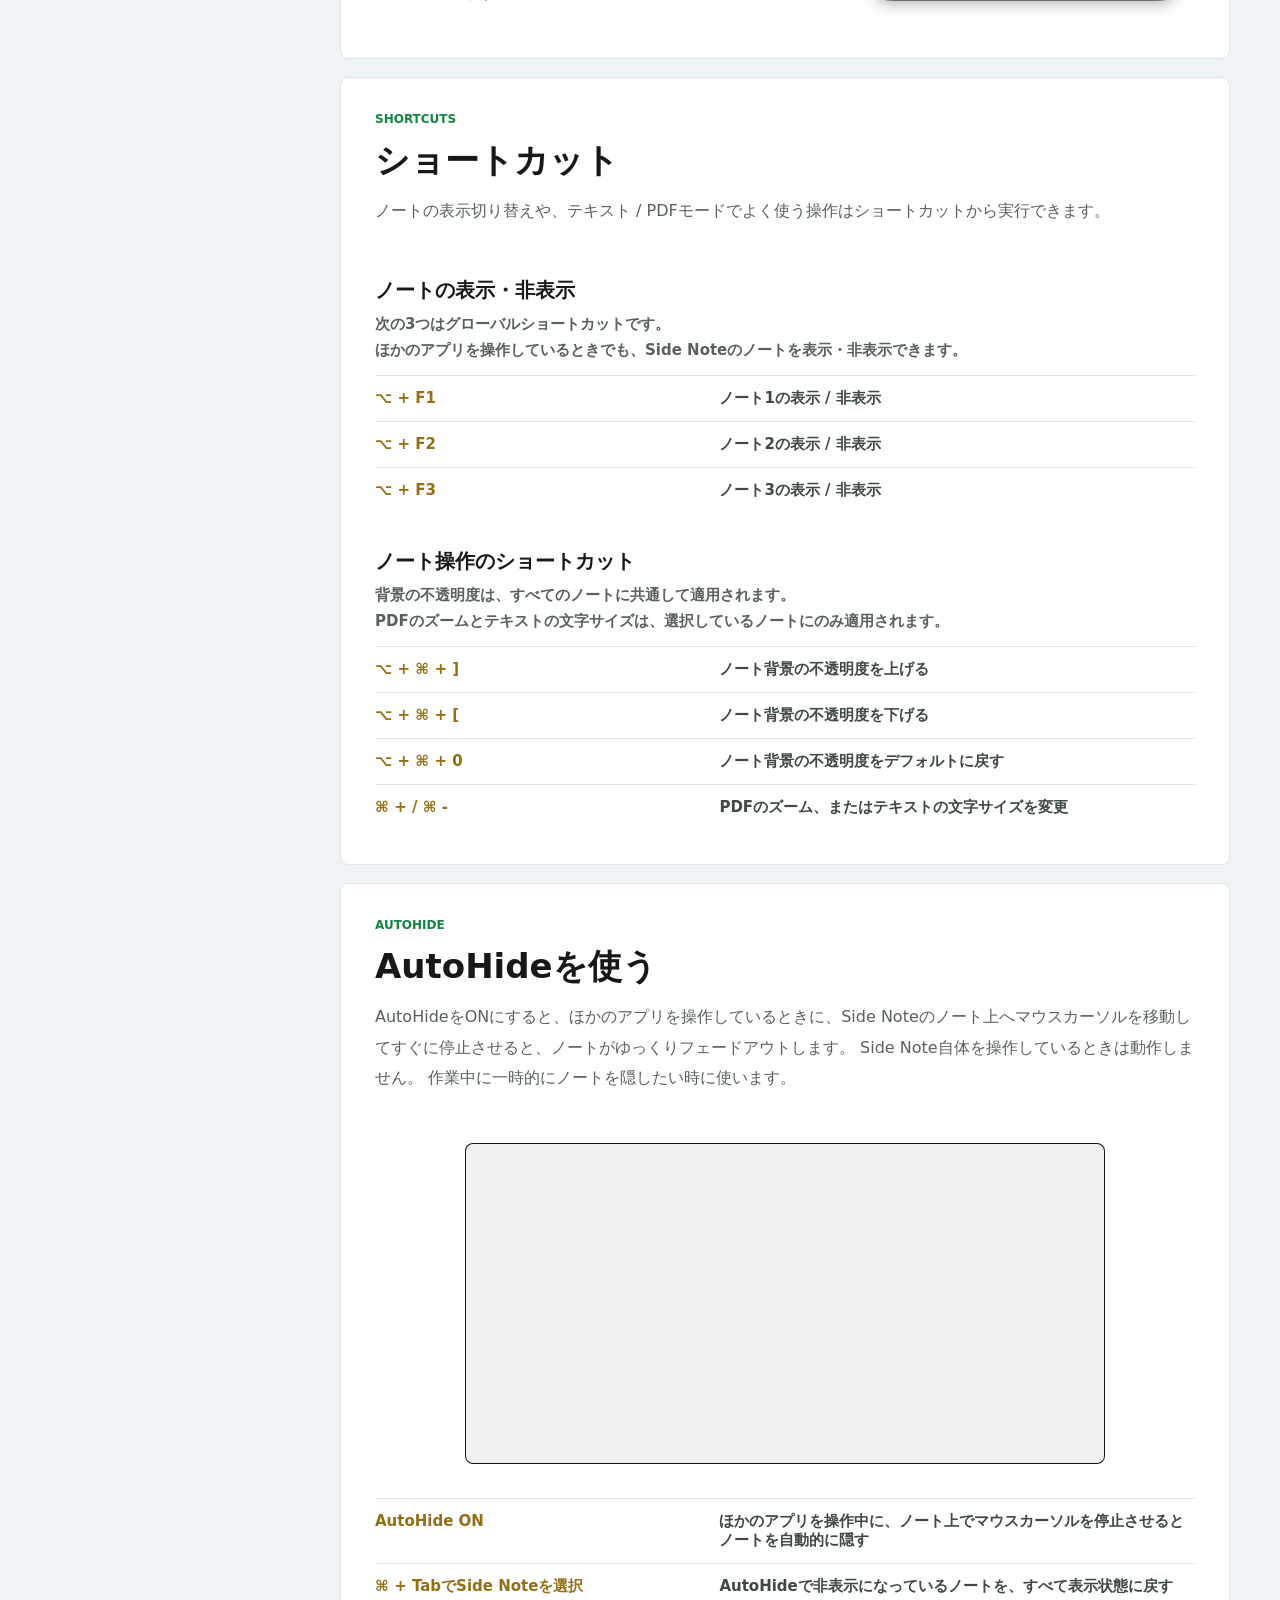
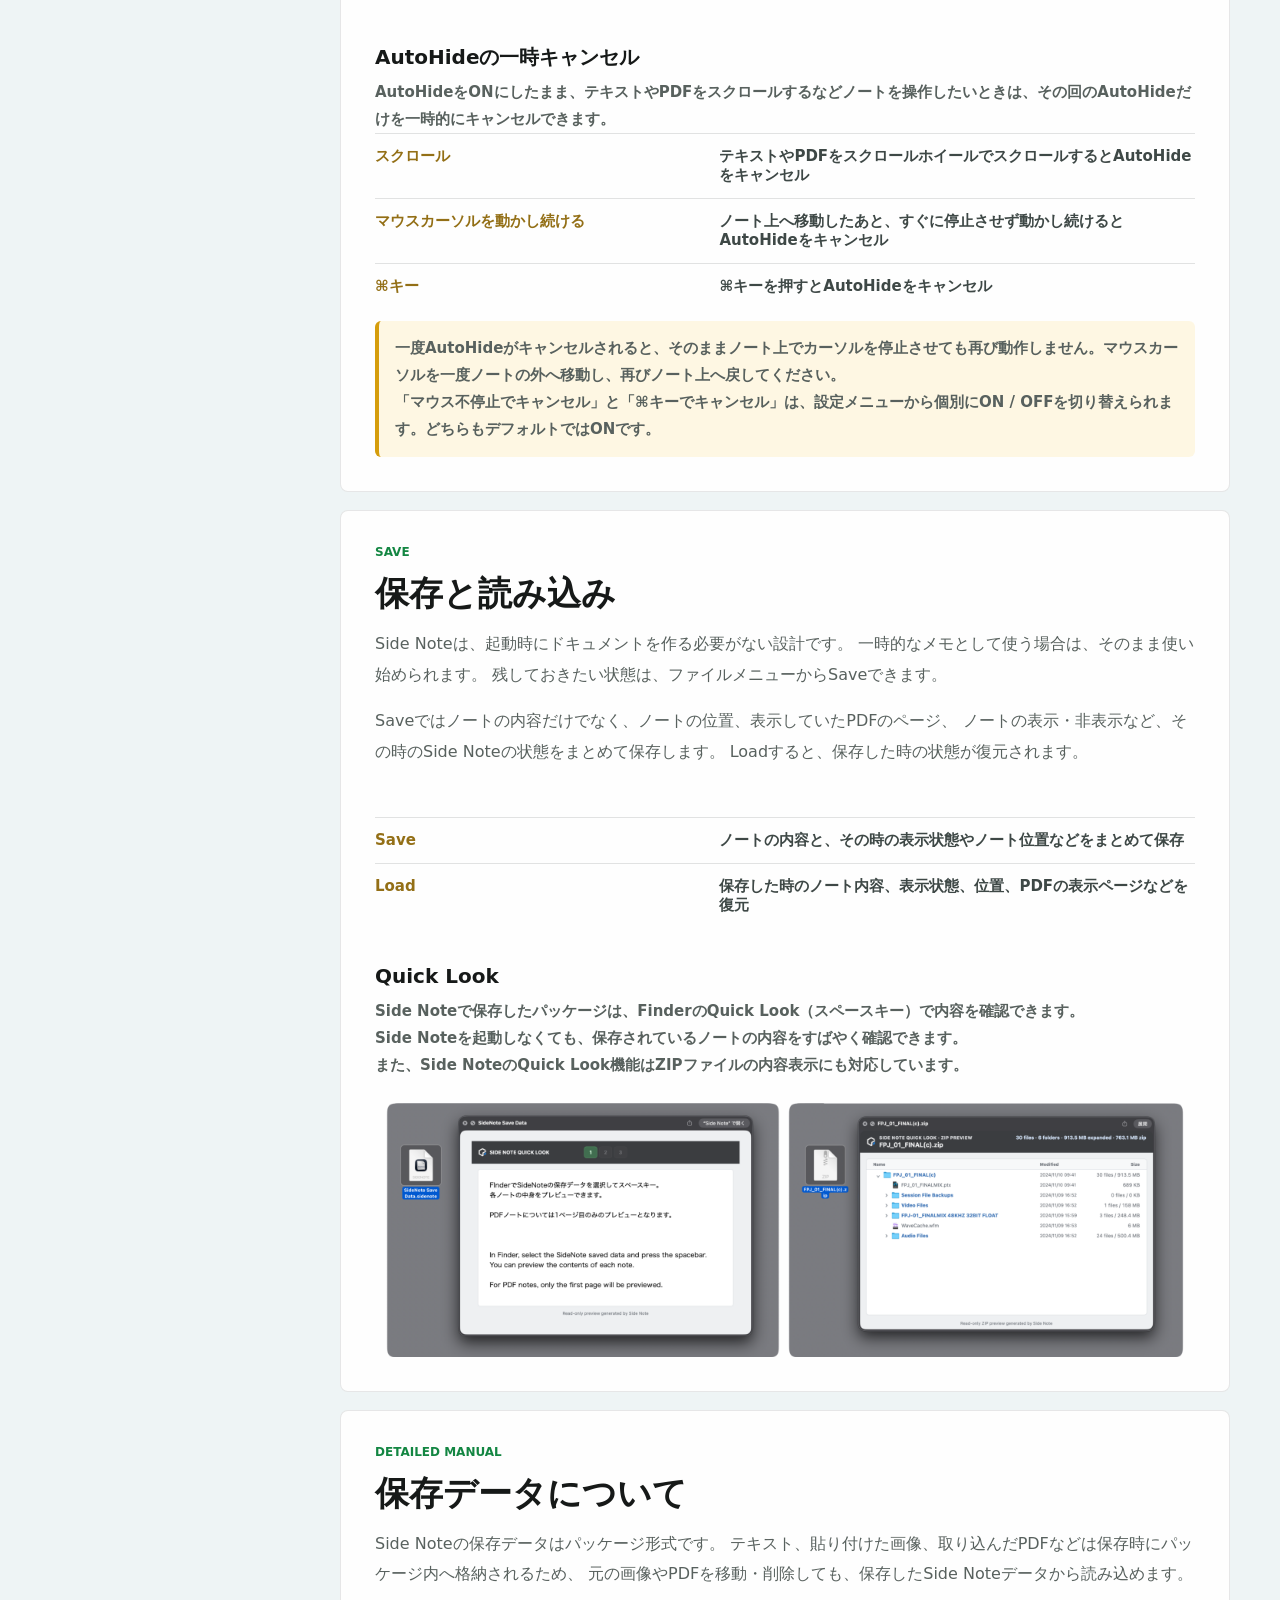
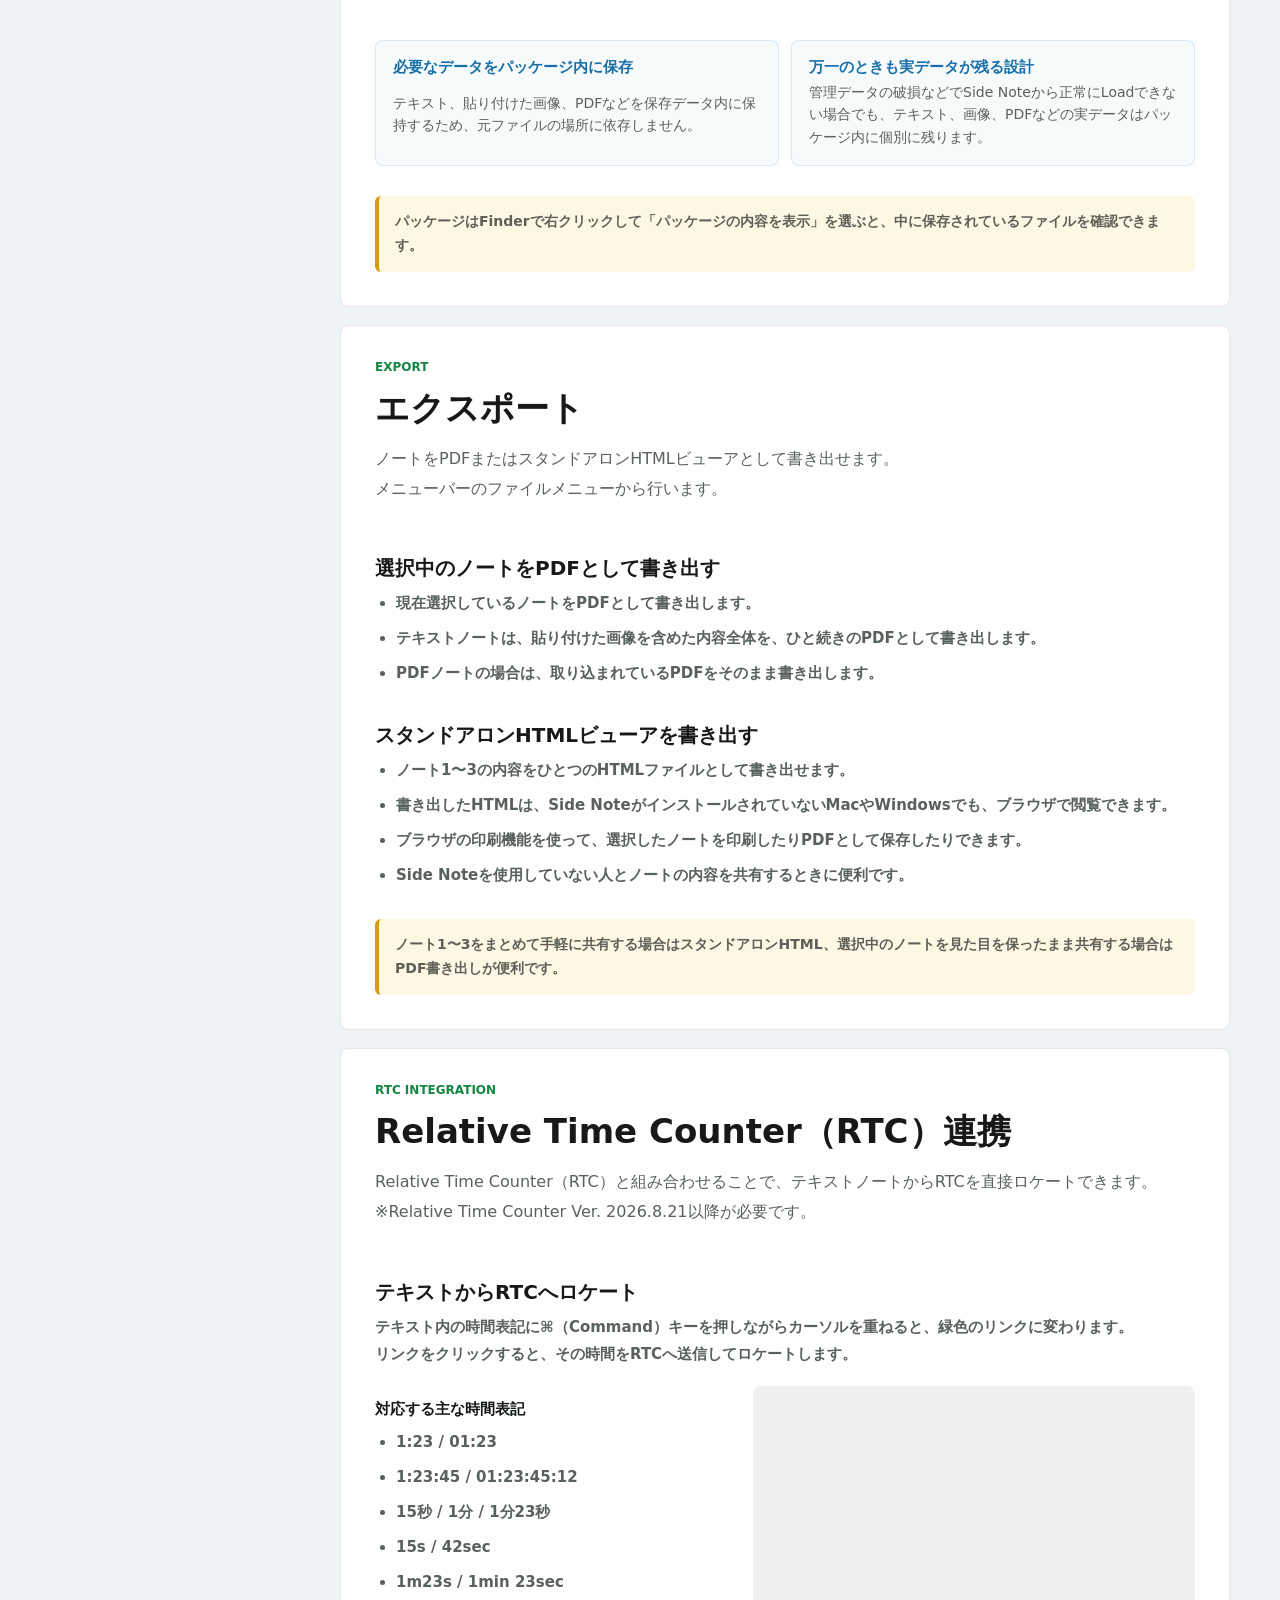
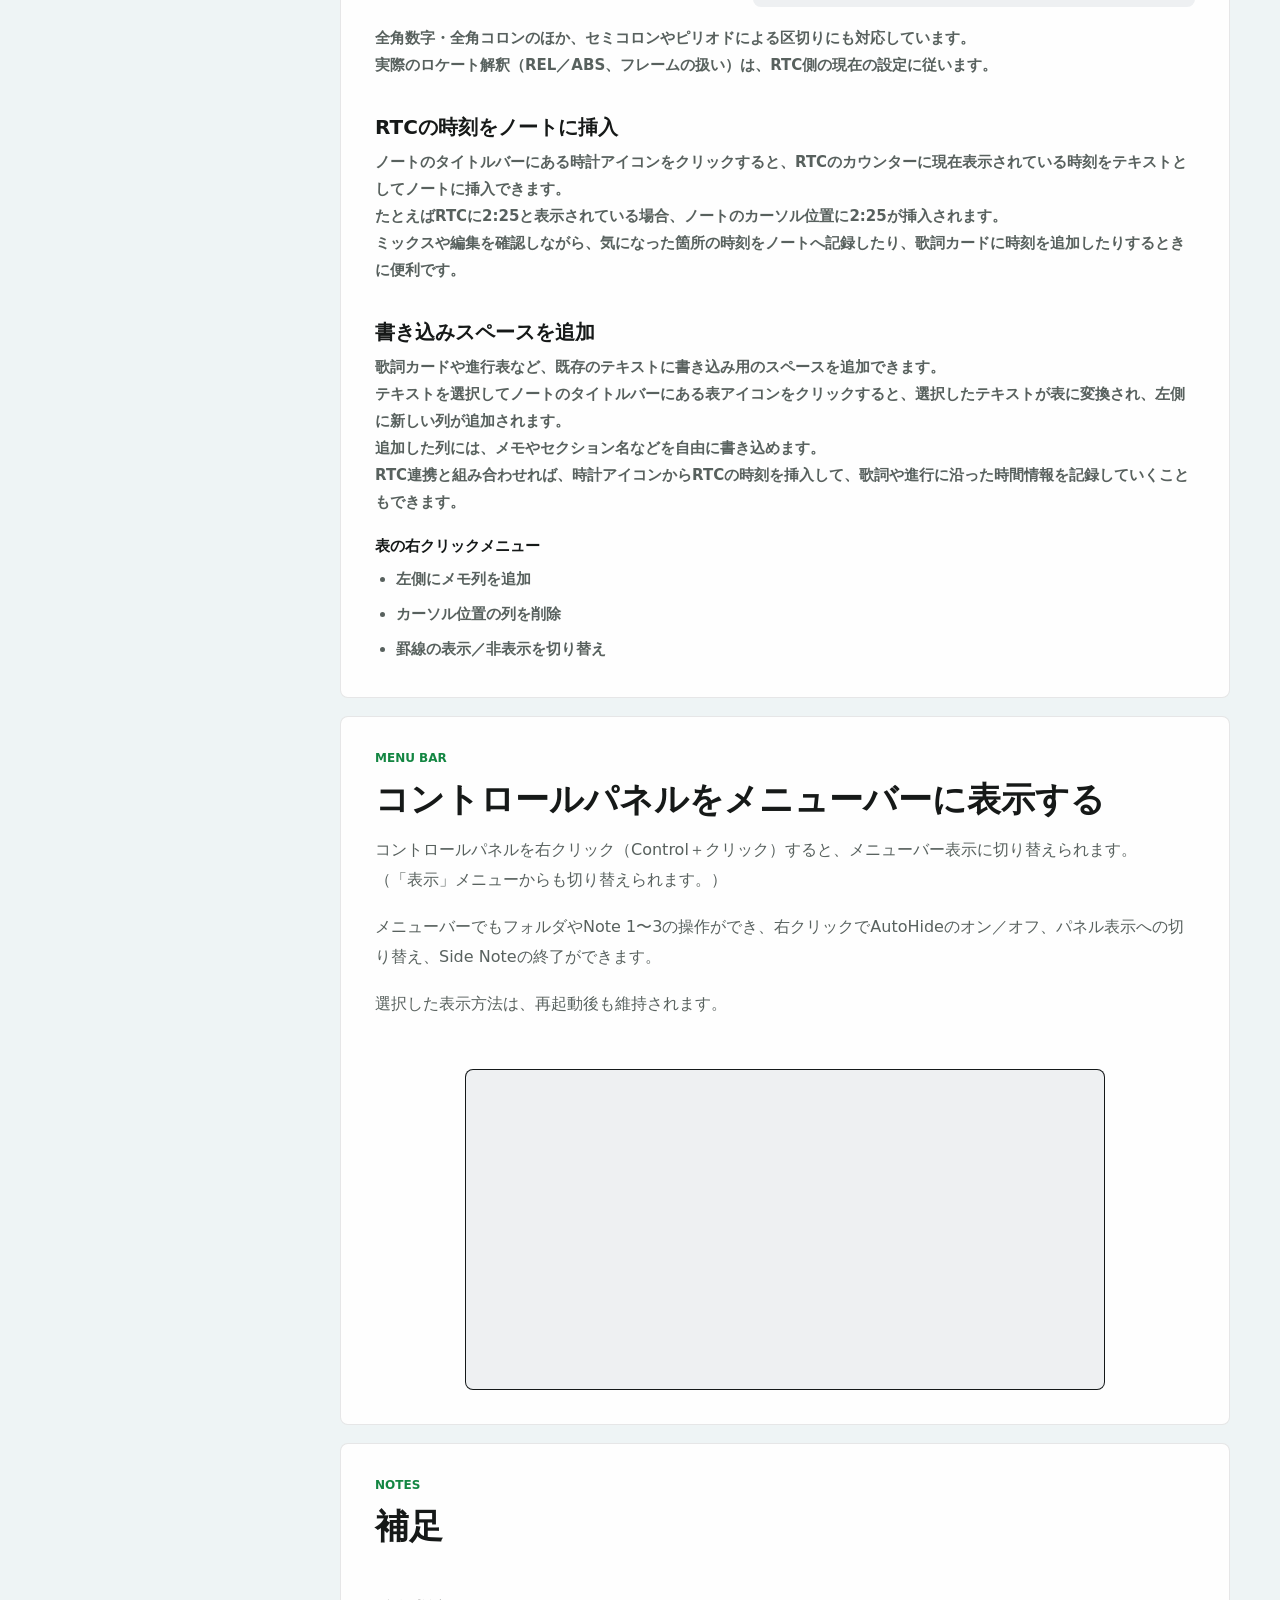
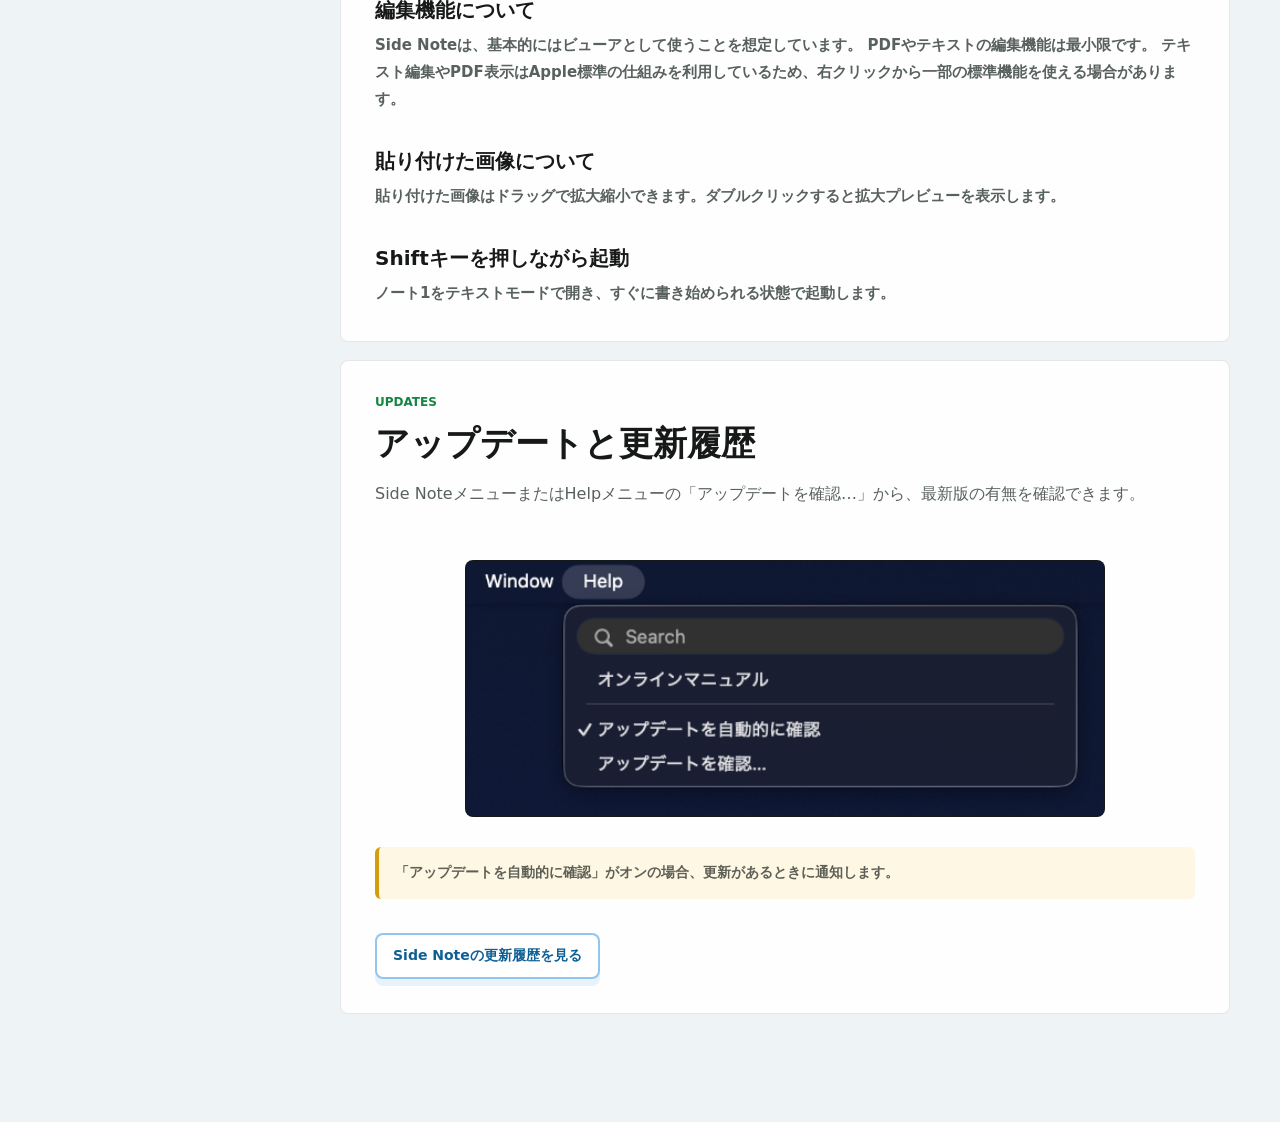
<file: side-note/manual/index.html>
<!doctype html>
<html lang="ja">
  <head>
    <meta charset="utf-8">
    <meta name="viewport" content="width=device-width, initial-scale=1">
    <title>Side Note Web Manual | GAKKEY LAB</title>
    <meta
      name="description"
      content="Side NoteのWebマニュアル。コントロール、ショートカット、AutoHide、保存、書き出しについてまとめています。"
    >
    <link rel="canonical" href="https://lab.gakkey.com/side-note/manual/">
    <link rel="icon" type="image/png" sizes="512x512" href="/assets/gakkey-lab/favicon.png?v=3">
    <link rel="shortcut icon" href="/favicon.ico?v=3">
    <link rel="apple-touch-icon" sizes="180x180" href="/assets/gakkey-lab/apple-touch-icon.png?v=3">
    <link rel="stylesheet" href="../../gakkey-lab.css">
    <script defer src="/analytics.js"></script>
  </head>
  <body class="manual-page">
    <header class="topbar">
      <a class="brand" href="../../" aria-label="GAKKEY LAB">
        <img src="../../assets/gakkey-lab/logo.png" alt="GAKKEY LAB">
      </a>
      <div class="topbar-controls">
        <nav aria-label="Main navigation">
          <span class="nav-group nav-apps">
            <a href="../../#apps">Apps</a>
            <a href="../../manuals/" aria-current="page">Manuals</a>
            <a href="../../#download">Download</a>
          </span>
          <span class="nav-group nav-quick">
            <a href="../../quick-actions/">Quick Actions</a>
          </span>
        </nav>
        <div class="language-switch" aria-label="Language">
          <a class="active" href="./" lang="ja" aria-current="page">日本語</a>
          <a href="../../en/side-note/manual/" lang="en">English</a>
        </div>
      </div>
    </header>

    <main class="manual-shell">
      <aside class="manual-toc" aria-label="目次">
        <a class="manual-toc-brand" href="#">
          <img src="../../assets/gakkey-lab/side-note-icon.png" alt="">
          <span>Side Note</span>
        </a>
        <nav>
          <span>Quick Manual</span>
          <a href="#overview">概要</a>
          <a href="#control">コントロール</a>
          <a href="#shortcuts">ショートカット</a>
          <a href="#autohide">AutoHide</a>
          <a href="#save-load">保存と読み込み</a>
          <span>Detailed Manual</span>
          <a href="#package">保存データ</a>
          <a href="#export">エクスポート</a>
          <a href="#rtc">RTC連携</a>
          <a href="#menu-bar">メニューバー表示</a>
          <a href="#viewer-notes">補足</a>
          <a href="#updates">更新履歴</a>
        </nav>
      </aside>

      <div class="manual-content" id="top">
        <section class="manual-hero">
          <p class="eyebrow">Web Manual</p>
          <h1>Side Note<br>マニュアル</h1>
        </section>

        <section class="manual-section manual-section-stack" id="overview">
          <div class="manual-section-copy">
            <p class="eyebrow">Overview</p>
            <h2>概要</h2>
            <p>
              Side Noteは、ほかのアプリを操作しているときも背後に隠れず、テキスト、PDF、画像を作業画面のそばに表示しておけるmacOS用ビューアです。<br>
              3枚のノートを切り替えながら、作業に必要なメモや資料をいつでも確認できます。<br>
              Webページのテキストや画像を貼り付けてスクラップしたり、資料やPDFを参照したりと、DAWに限らずさまざまなアプリと一緒に使えます。<br>
              各ノートは、テキストノートまたはPDFノートとして使用できます。
            </p>
          </div>
          <div class="manual-point-list two-columns">
            <article>
              <strong>テキストノート</strong>
              <span>メモや文章を入力したり、画像を貼り付けたりできます。</span>
            </article>
            <article>
              <strong>PDFノート</strong>
              <span>PDFをそのまま取り込み、ビューアとして閲覧できます。</span>
            </article>
          </div>
        </section>

        <section class="manual-section manual-section-stack" id="control">
          <div class="manual-section-copy">
            <p class="eyebrow">Control</p>
            <h2>Side Noteの操作パネル</h2>
            <p>
              Side Noteの小さな操作パネルから、ノートの表示、AutoHide、ファイル操作を行います。
              ノートボタンの色で、現在の表示状態を確認できます。
            </p>
          </div>
          <figure class="manual-media medium">
            <img src="../../assets/gakkey-lab/side-note-controlbar-jp.png" alt="Side Noteの操作パネル">
          </figure>
          <div class="manual-point-list">
            <article>
              <strong>ファイルメニュー</strong>
              <span>保存、読み込み、書き出しなどのファイル操作を行います。</span>
            </article>
            <article>
              <strong>AutoHide</strong>
              <span>作業の邪魔にならないように、ノートを自動で隠します。</span>
            </article>
            <article>
              <strong>ノート 1 / 2 / 3</strong>
              <span>各ノートの表示・非表示を切り替えます。</span>
            </article>
          </div>
          <div class="manual-clear-callout">
            <div class="manual-detail-block">
              <h3>ノートを削除する</h3>
              <p>各ノート右上の小さな「×」ボタンで、ノートの内容を削除して初期状態に戻します。</p>
            </div>
            <figure class="manual-media">
              <img src="../../assets/gakkey-lab/side-note-note-clear.png" alt="各ノート右上の×ボタンでノートを削除して初期状態に戻す">
            </figure>
          </div>
        </section>

        <section class="manual-section manual-section-stack" id="shortcuts">
          <div class="manual-section-copy">
            <p class="eyebrow">Shortcuts</p>
            <h2>ショートカット</h2>
            <p>
              ノートの表示切り替えや、テキスト / PDFモードでよく使う操作はショートカットから実行できます。
            </p>
          </div>
          <div class="manual-shortcut-group">
            <h3>ノートの表示・非表示</h3>
            <p class="manual-shortcut-description">
              次の3つはグローバルショートカットです。<br>
              ほかのアプリを操作しているときでも、Side Noteのノートを表示・非表示できます。
            </p>
            <table class="manual-operation-table">
              <tbody>
                <tr>
                  <th>⌥ + F1</th>
                  <td>ノート1の表示 / 非表示</td>
                </tr>
                <tr>
                  <th>⌥ + F2</th>
                  <td>ノート2の表示 / 非表示</td>
                </tr>
                <tr>
                  <th>⌥ + F3</th>
                  <td>ノート3の表示 / 非表示</td>
                </tr>
              </tbody>
            </table>
          </div>
          <div class="manual-shortcut-group">
            <h3>ノート操作のショートカット</h3>
            <p class="manual-shortcut-description">
              背景の不透明度は、すべてのノートに共通して適用されます。<br>
              PDFのズームとテキストの文字サイズは、選択しているノートにのみ適用されます。
            </p>
            <table class="manual-operation-table">
              <tbody>
                <tr>
                  <th>⌥ + ⌘ + ]</th>
                  <td>ノート背景の不透明度を上げる</td>
                </tr>
                <tr>
                  <th>⌥ + ⌘ + [</th>
                  <td>ノート背景の不透明度を下げる</td>
                </tr>
                <tr>
                  <th>⌥ + ⌘ + 0</th>
                  <td>ノート背景の不透明度をデフォルトに戻す</td>
                </tr>
                <tr>
                  <th>⌘ + / ⌘ -</th>
                  <td>PDFのズーム、またはテキストの文字サイズを変更</td>
                </tr>
              </tbody>
            </table>
          </div>
        </section>

        <section class="manual-section manual-section-stack" id="autohide">
          <div class="manual-section-copy">
            <p class="eyebrow">AutoHide</p>
            <h2>AutoHideを使う</h2>
            <p>
              AutoHideをONにすると、ほかのアプリを操作しているときに、Side Noteのノート上へマウスカーソルを移動してすぐに停止させると、ノートがゆっくりフェードアウトします。
              Side Note自体を操作しているときは動作しません。
              作業中に一時的にノートを隠したい時に使います。
            </p>
          </div>
          <figure class="manual-media medium framed manual-video">
            <video autoplay muted loop playsinline preload="metadata" aria-label="AutoHideでノートがフェードアウトする様子">
              <source src="../../assets/gakkey-lab/side-note-autohide.mp4" type="video/mp4">
            </video>
          </figure>
          <table class="manual-operation-table wide">
            <tbody>
              <tr>
                <th>AutoHide ON</th>
                <td>ほかのアプリを操作中に、ノート上でマウスカーソルを停止させるとノートを自動的に隠す</td>
              </tr>
              <tr>
                <th>⌘ + TabでSide Noteを選択</th>
                <td>AutoHideで非表示になっているノートを、すべて表示状態に戻す</td>
              </tr>
            </tbody>
          </table>
          <div class="manual-subsection">
            <h3>AutoHideの一時キャンセル</h3>
            <p class="manual-shortcut-description">
              AutoHideをONにしたまま、テキストやPDFをスクロールするなどノートを操作したいときは、その回のAutoHideだけを一時的にキャンセルできます。
            </p>
            <table class="manual-operation-table">
              <tbody>
                <tr>
                  <th>スクロール</th>
                  <td>テキストやPDFをスクロールホイールでスクロールするとAutoHideをキャンセル</td>
                </tr>
                <tr>
                  <th>マウスカーソルを動かし続ける</th>
                  <td>ノート上へ移動したあと、すぐに停止させず動かし続けるとAutoHideをキャンセル</td>
                </tr>
                <tr>
                  <th>⌘キー</th>
                  <td>⌘キーを押すとAutoHideをキャンセル</td>
                </tr>
              </tbody>
            </table>
            <p class="manual-note">
              一度AutoHideがキャンセルされると、そのままノート上でカーソルを停止させても再び動作しません。マウスカーソルを一度ノートの外へ移動し、再びノート上へ戻してください。<br>
              「マウス不停止でキャンセル」と「⌘キーでキャンセル」は、設定メニューから個別にON / OFFを切り替えられます。どちらもデフォルトではONです。
            </p>
          </div>
        </section>

        <section class="manual-section manual-section-stack" id="save-load">
          <div class="manual-section-copy">
            <p class="eyebrow">Save</p>
            <h2>保存と読み込み</h2>
            <p>
              Side Noteは、起動時にドキュメントを作る必要がない設計です。
              一時的なメモとして使う場合は、そのまま使い始められます。
              残しておきたい状態は、ファイルメニューからSaveできます。
            </p>
            <p>
              Saveではノートの内容だけでなく、ノートの位置、表示していたPDFのページ、
              ノートの表示・非表示など、その時のSide Noteの状態をまとめて保存します。
              Loadすると、保存した時の状態が復元されます。
            </p>
          </div>
          <table class="manual-operation-table wide">
            <tbody>
              <tr>
                <th>Save</th>
                <td>ノートの内容と、その時の表示状態やノート位置などをまとめて保存</td>
              </tr>
              <tr>
                <th>Load</th>
                <td>保存した時のノート内容、表示状態、位置、PDFの表示ページなどを復元</td>
              </tr>
            </tbody>
          </table>
          <div class="manual-subsection">
            <h3>Quick Look</h3>
            <p>
              Side Noteで保存したパッケージは、FinderのQuick Look（スペースキー）で内容を確認できます。<br>
              Side Noteを起動しなくても、保存されているノートの内容をすばやく確認できます。<br>
              また、Side NoteのQuick Look機能はZIPファイルの内容表示にも対応しています。
            </p>
            <figure class="manual-media large manual-quick-look-media">
              <img src="../../assets/gakkey-lab/side-note-quick-look.png" alt="Side Noteの保存データとZIPファイルをQuick Lookで表示した画面">
            </figure>
          </div>
        </section>

        <section class="manual-section manual-section-stack" id="package">
          <div class="manual-section-copy">
            <p class="eyebrow">Detailed Manual</p>
            <h2>保存データについて</h2>
            <p>
              Side Noteの保存データはパッケージ形式です。
              テキスト、貼り付けた画像、取り込んだPDFなどは保存時にパッケージ内へ格納されるため、
              元の画像やPDFを移動・削除しても、保存したSide Noteデータから読み込めます。
            </p>
          </div>
          <div class="manual-point-list two-columns">
            <article>
              <strong>必要なデータをパッケージ内に保存</strong>
              <span>テキスト、貼り付けた画像、PDFなどを保存データ内に保持するため、元ファイルの場所に依存しません。</span>
            </article>
            <article>
              <strong>万一のときも実データが残る設計</strong>
              <span>管理データの破損などでSide Noteから正常にLoadできない場合でも、テキスト、画像、PDFなどの実データはパッケージ内に個別に残ります。</span>
            </article>
          </div>
          <p class="manual-note">
            パッケージはFinderで右クリックして「パッケージの内容を表示」を選ぶと、中に保存されているファイルを確認できます。
          </p>
        </section>

        <section class="manual-section manual-section-stack" id="export">
          <div class="manual-section-copy">
            <p class="eyebrow">Export</p>
            <h2>エクスポート</h2>
            <p>
              ノートをPDFまたはスタンドアロンHTMLビューアとして書き出せます。<br>
              メニューバーのファイルメニューから行います。
            </p>
          </div>
          <div class="manual-subsection">
            <h3>選択中のノートをPDFとして書き出す</h3>
            <ul class="manual-bullet-list">
              <li>現在選択しているノートをPDFとして書き出します。</li>
              <li>テキストノートは、貼り付けた画像を含めた内容全体を、ひと続きのPDFとして書き出します。</li>
              <li>PDFノートの場合は、取り込まれているPDFをそのまま書き出します。</li>
            </ul>
          </div>
          <div class="manual-subsection">
            <h3>スタンドアロンHTMLビューアを書き出す</h3>
            <ul class="manual-bullet-list">
              <li>ノート1〜3の内容をひとつのHTMLファイルとして書き出せます。</li>
              <li>書き出したHTMLは、Side NoteがインストールされていないMacやWindowsでも、ブラウザで閲覧できます。</li>
              <li>ブラウザの印刷機能を使って、選択したノートを印刷したりPDFとして保存したりできます。</li>
              <li>Side Noteを使用していない人とノートの内容を共有するときに便利です。</li>
            </ul>
          </div>
          <p class="manual-note">
            ノート1〜3をまとめて手軽に共有する場合はスタンドアロンHTML、選択中のノートを見た目を保ったまま共有する場合はPDF書き出しが便利です。
          </p>
        </section>

        <section class="manual-section manual-section-stack" id="rtc">
          <div class="manual-section-copy">
            <p class="eyebrow">RTC Integration</p>
            <h2>Relative Time Counter（RTC）連携</h2>
            <p>
              Relative Time Counter（RTC）と組み合わせることで、テキストノートからRTCを直接ロケートできます。<br>
              ※Relative Time Counter Ver. 2026.8.21以降が必要です。
            </p>
          </div>
          <div class="manual-subsection">
            <h3>テキストからRTCへロケート</h3>
            <p>
              テキスト内の時間表記に⌘（Command）キーを押しながらカーソルを重ねると、緑色のリンクに変わります。<br>
              リンクをクリックすると、その時間をRTCへ送信してロケートします。
            </p>
            <div class="manual-rtc-recognition">
              <div>
                <p class="manual-subsection-label">対応する主な時間表記</p>
                <ul class="manual-bullet-list">
                  <li>1:23 / 01:23</li>
                  <li>1:23:45 / 01:23:45:12</li>
                  <li>15秒 / 1分 / 1分23秒</li>
                  <li>15s / 42sec</li>
                  <li>1m23s / 1min 23sec</li>
                </ul>
              </div>
              <figure class="manual-media manual-video">
                <video autoplay muted loop playsinline preload="metadata" aria-label="時間表記が緑色のリンクとして認識される様子">
                  <source src="../../assets/gakkey-lab/side-note-rtc-recognition.mp4" type="video/mp4">
                </video>
              </figure>
            </div>
            <p>
              全角数字・全角コロンのほか、セミコロンやピリオドによる区切りにも対応しています。<br>
              実際のロケート解釈（REL／ABS、フレームの扱い）は、RTC側の現在の設定に従います。
            </p>
          </div>
          <div class="manual-subsection">
            <h3>RTCの時刻をノートに挿入</h3>
            <p>
              ノートのタイトルバーにある時計アイコンをクリックすると、RTCのカウンターに現在表示されている時刻をテキストとしてノートに挿入できます。<br>
              たとえばRTCに2:25と表示されている場合、ノートのカーソル位置に2:25が挿入されます。<br>
              ミックスや編集を確認しながら、気になった箇所の時刻をノートへ記録したり、歌詞カードに時刻を追加したりするときに便利です。
            </p>
          </div>
          <div class="manual-subsection">
            <h3>書き込みスペースを追加</h3>
            <p>
              歌詞カードや進行表など、既存のテキストに書き込み用のスペースを追加できます。<br>
              テキストを選択してノートのタイトルバーにある表アイコンをクリックすると、選択したテキストが表に変換され、左側に新しい列が追加されます。<br>
              追加した列には、メモやセクション名などを自由に書き込めます。
            </p>
            <p>
              RTC連携と組み合わせれば、時計アイコンからRTCの時刻を挿入して、歌詞や進行に沿った時間情報を記録していくこともできます。
            </p>
            <p class="manual-subsection-label">表の右クリックメニュー</p>
            <ul class="manual-bullet-list">
              <li>左側にメモ列を追加</li>
              <li>カーソル位置の列を削除</li>
              <li>罫線の表示／非表示を切り替え</li>
            </ul>
          </div>
        </section>

        <section class="manual-section manual-section-stack" id="menu-bar">
          <div class="manual-section-copy">
            <p class="eyebrow">Menu Bar</p>
            <h2>コントロールパネルをメニューバーに表示する</h2>
            <p>
              コントロールパネルを右クリック（Control＋クリック）すると、メニューバー表示に切り替えられます。<br>
              （「表示」メニューからも切り替えられます。）
            </p>
            <p>
              メニューバーでもフォルダやNote 1〜3の操作ができ、右クリックでAutoHideのオン／オフ、パネル表示への切り替え、Side Noteの終了ができます。
            </p>
            <p>
              選択した表示方法は、再起動後も維持されます。
            </p>
          </div>
          <figure class="manual-media medium framed manual-video">
            <video autoplay muted loop playsinline preload="metadata" aria-label="コントロールパネルを右クリックしてメニューバー表示に切り替え、再び右クリックしてパネル表示に戻す様子">
              <source src="../../assets/gakkey-lab/side-note-menubar-control.mp4" type="video/mp4">
            </video>
          </figure>
        </section>

        <section class="manual-section manual-section-stack" id="viewer-notes">
          <div class="manual-section-copy">
            <p class="eyebrow">Notes</p>
            <h2>補足</h2>
          </div>
          <div class="manual-subsection">
            <h3>編集機能について</h3>
            <p>
              Side Noteは、基本的にはビューアとして使うことを想定しています。
              PDFやテキストの編集機能は最小限です。
              テキスト編集やPDF表示はApple標準の仕組みを利用しているため、右クリックから一部の標準機能を使える場合があります。
            </p>
          </div>
          <div class="manual-subsection">
            <h3>貼り付けた画像について</h3>
            <p>貼り付けた画像はドラッグで拡大縮小できます。ダブルクリックすると拡大プレビューを表示します。</p>
          </div>
          <div class="manual-subsection">
            <h3>Shiftキーを押しながら起動</h3>
            <p>ノート1をテキストモードで開き、すぐに書き始められる状態で起動します。</p>
          </div>
        </section>

        <section class="manual-section manual-section-stack" id="updates">
          <div class="manual-section-copy">
            <p class="eyebrow">Updates</p>
            <h2>アップデートと更新履歴</h2>
            <p>
              Side NoteメニューまたはHelpメニューの「アップデートを確認…」から、最新版の有無を確認できます。
            </p>
          </div>

          <figure class="manual-media medium framed">
            <img src="../../assets/gakkey-lab/bridge-update-menu-ja.png" alt="Side Noteのアップデートメニュー">
          </figure>

          <p class="manual-note">
            「アップデートを自動的に確認」がオンの場合、更新があるときに通知します。
          </p>

          <a class="product-download manual-release-link" href="https://github.com/gakkeygakkey/gakkey-lab-site/releases?q=side-note&amp;expanded=true" target="_blank" rel="noopener">Side Noteの更新履歴を見る</a>
        </section>
      </div>
    </main>
  </body>
</html>
</file>
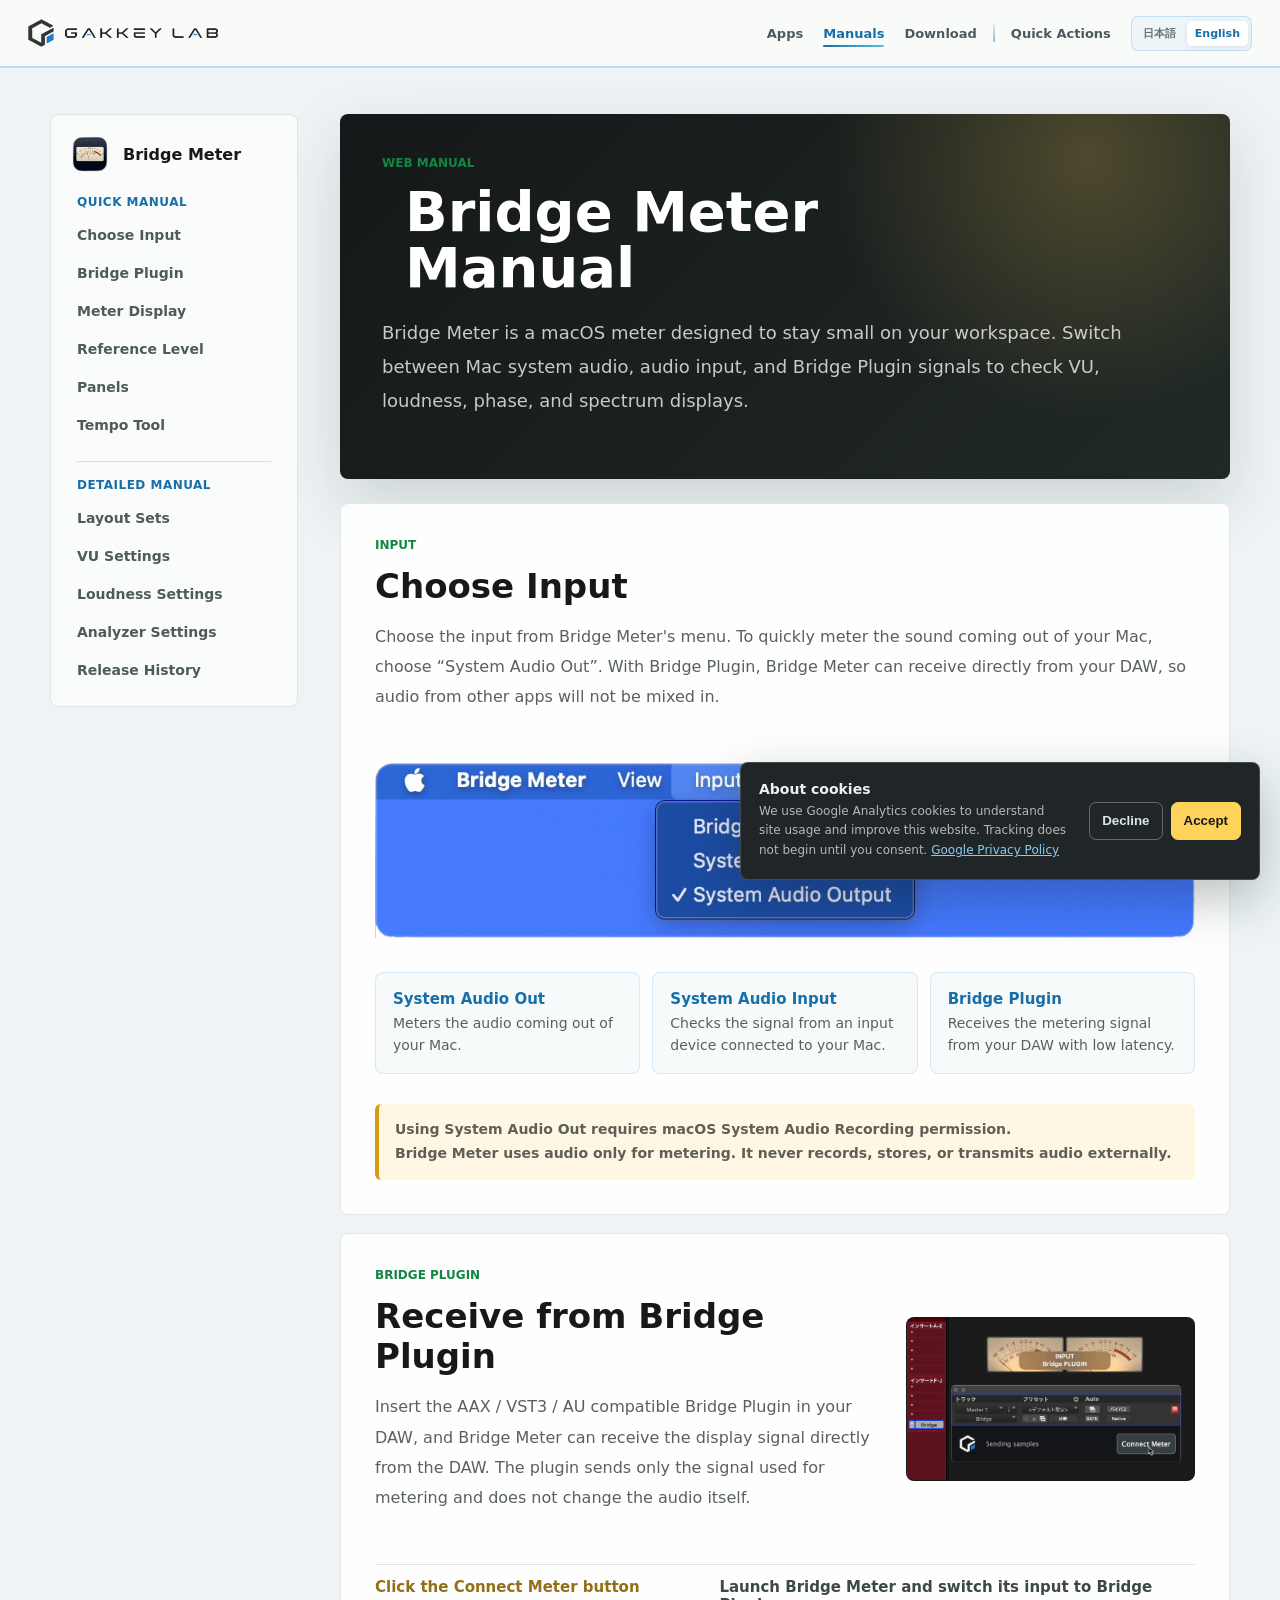
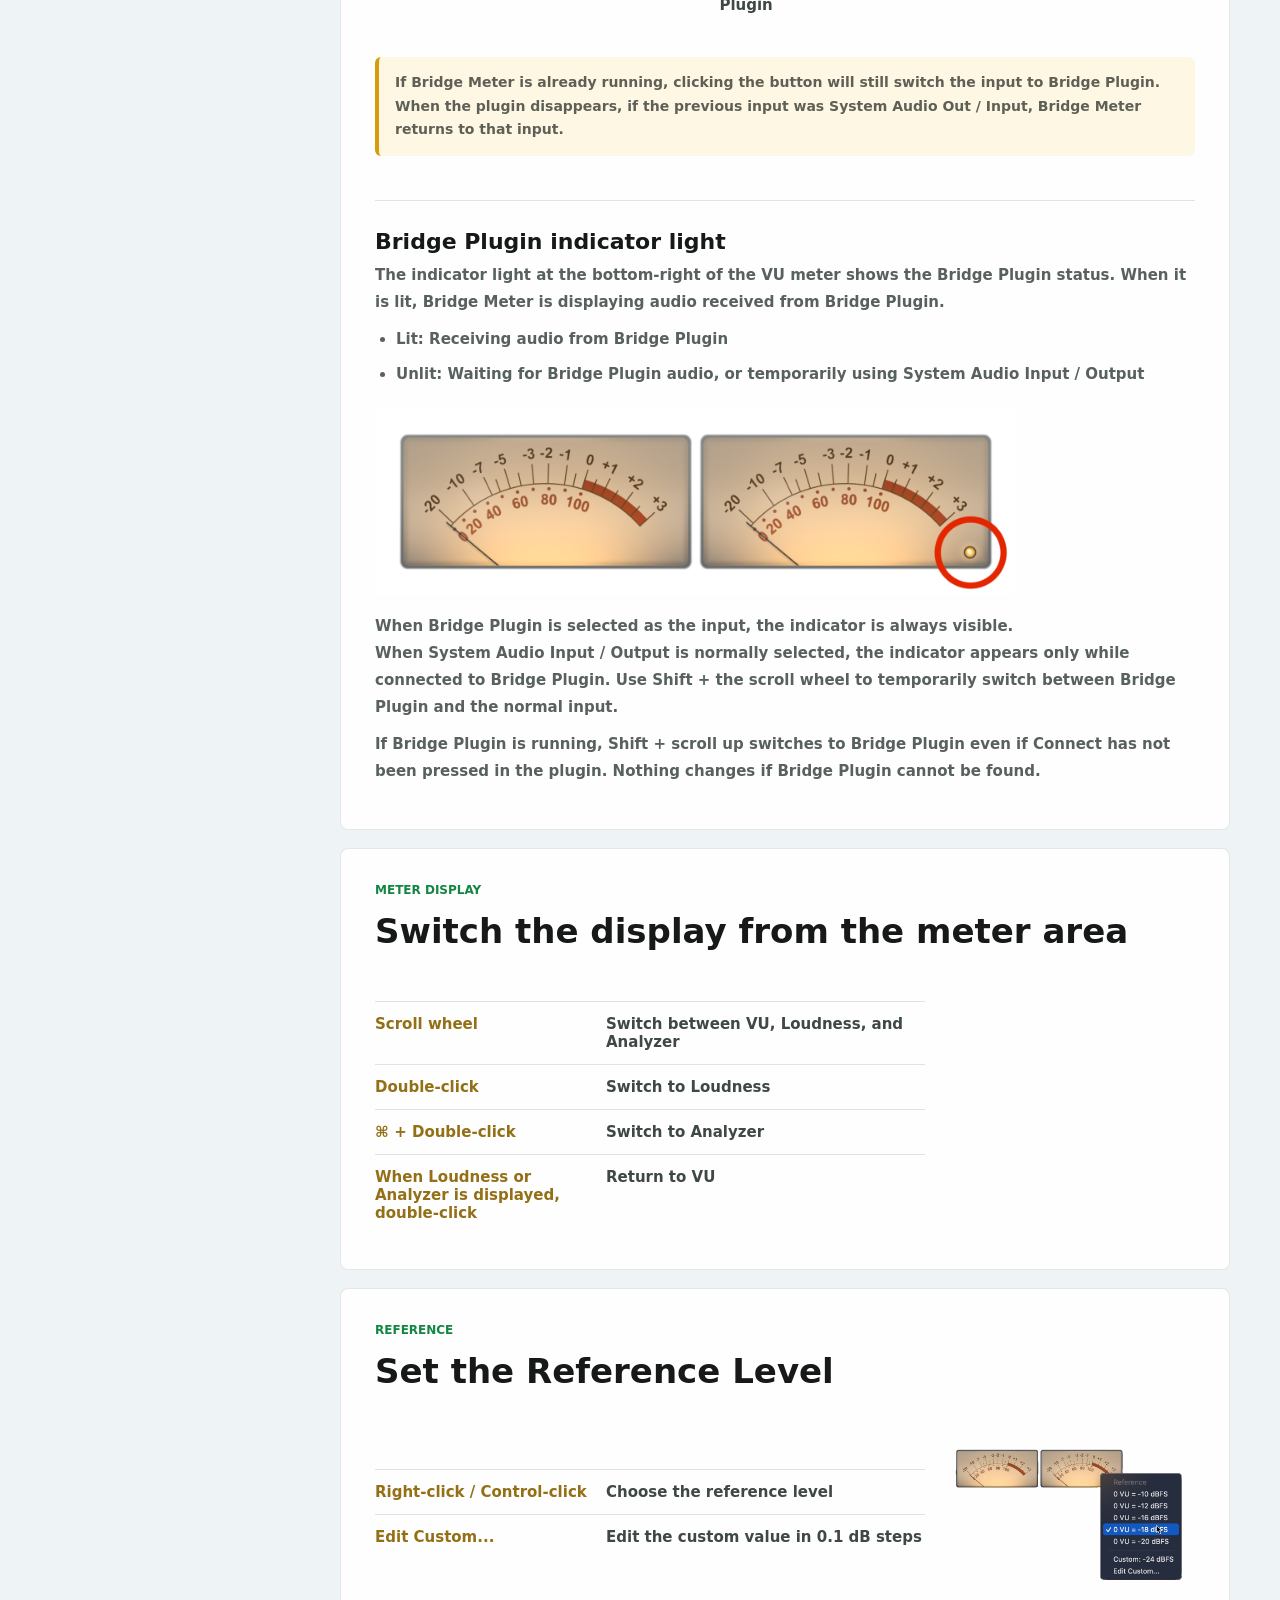
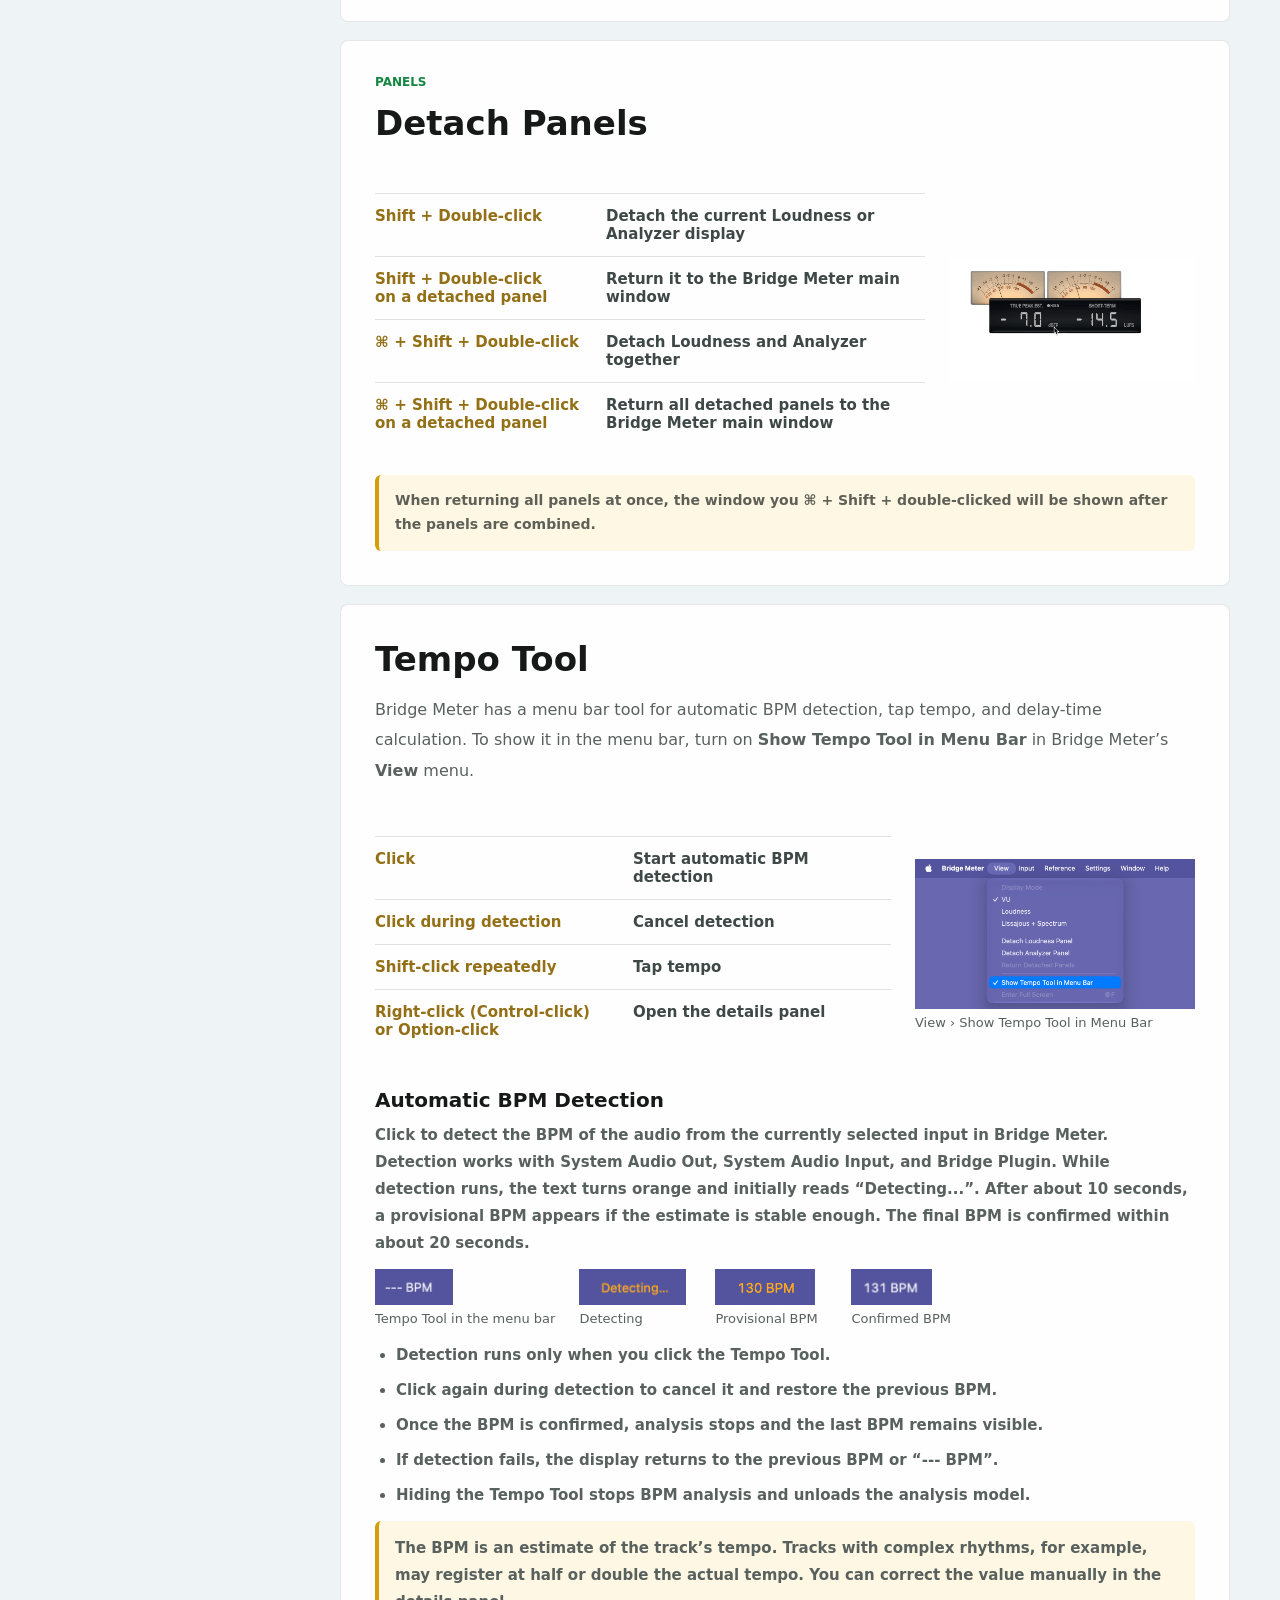
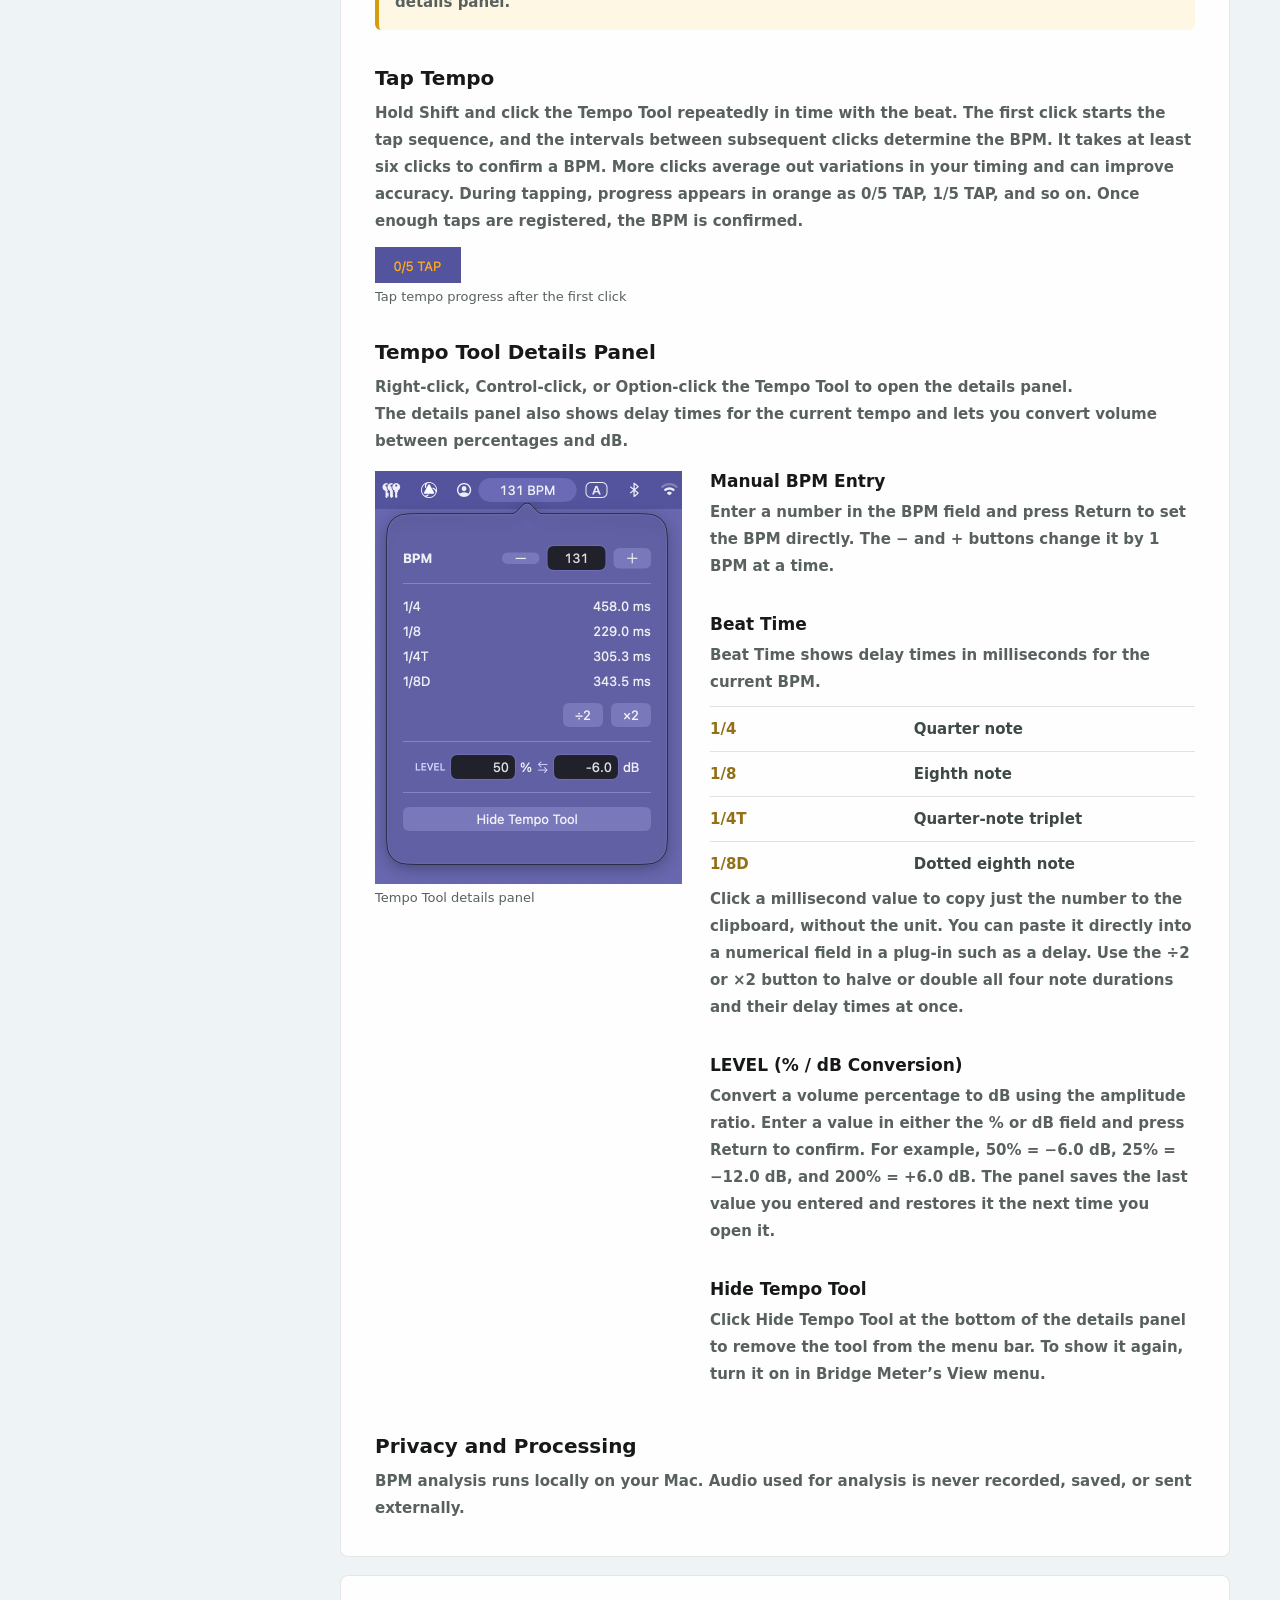
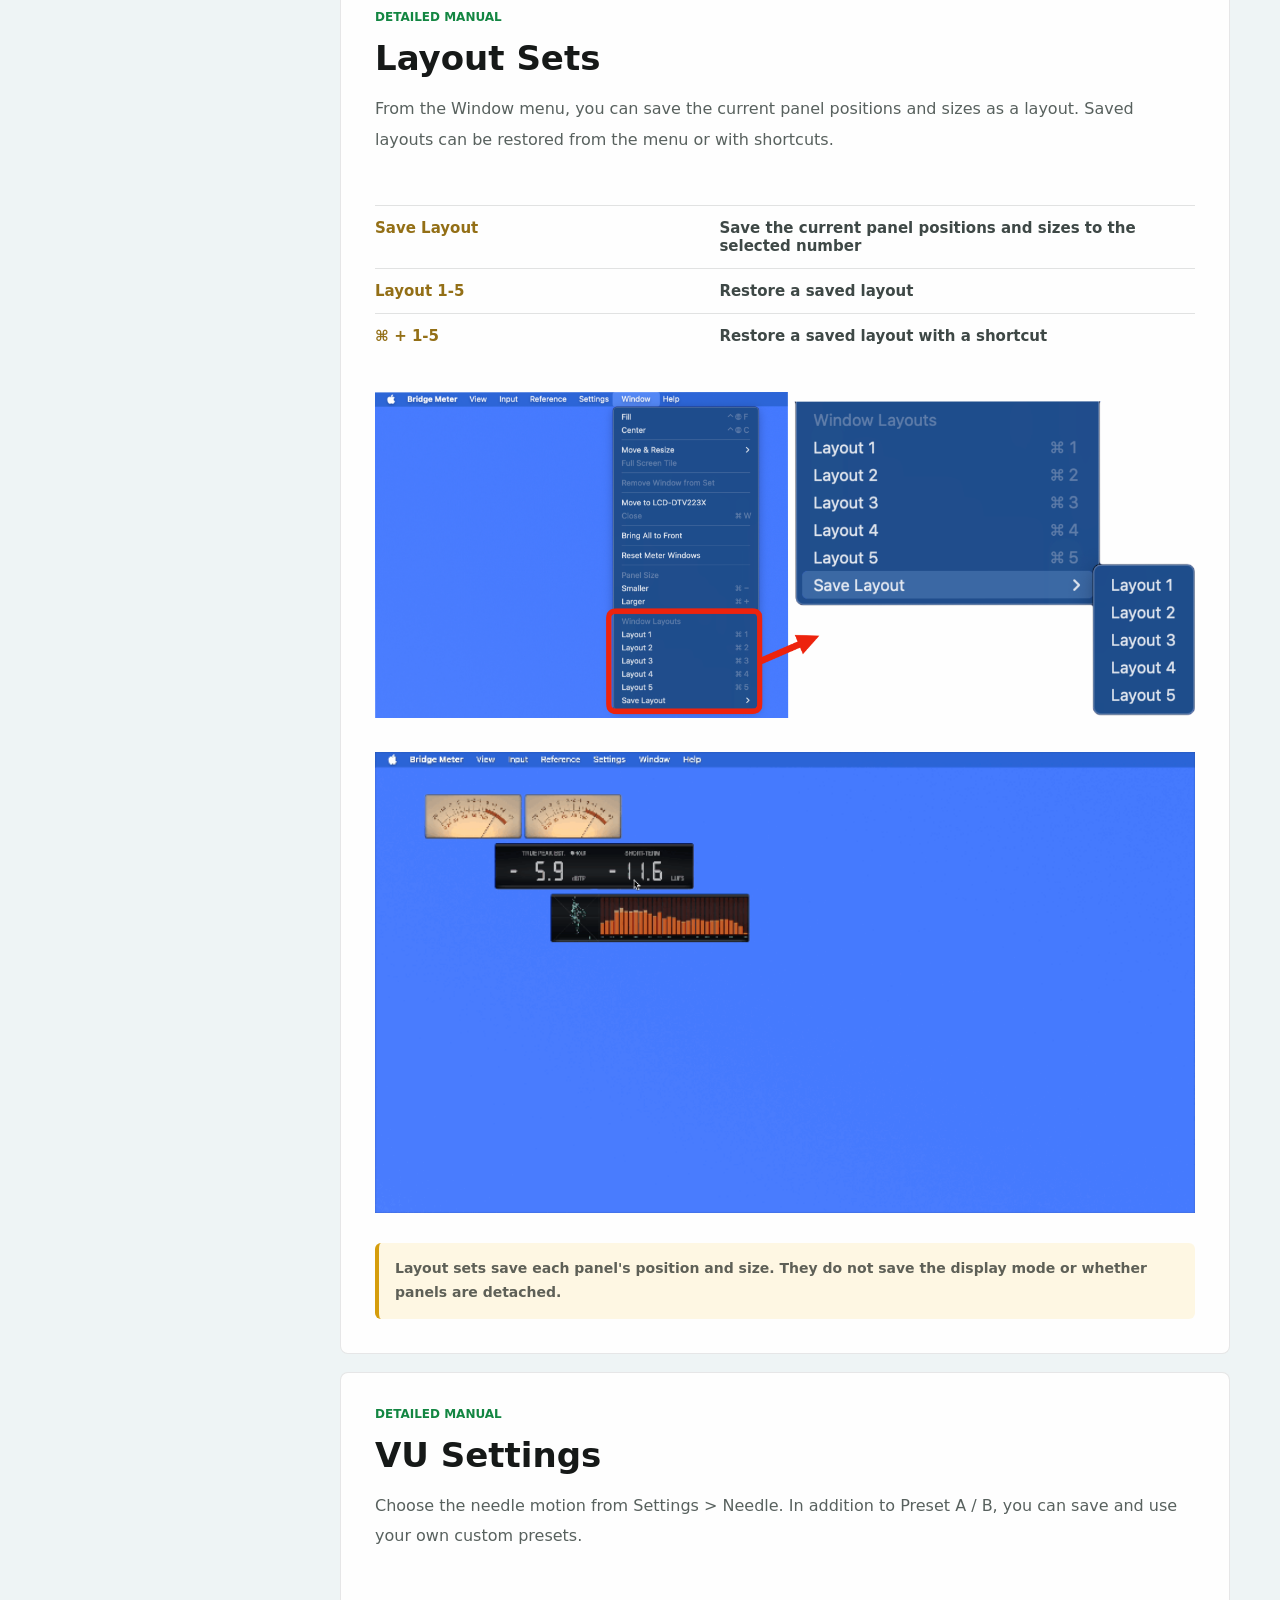
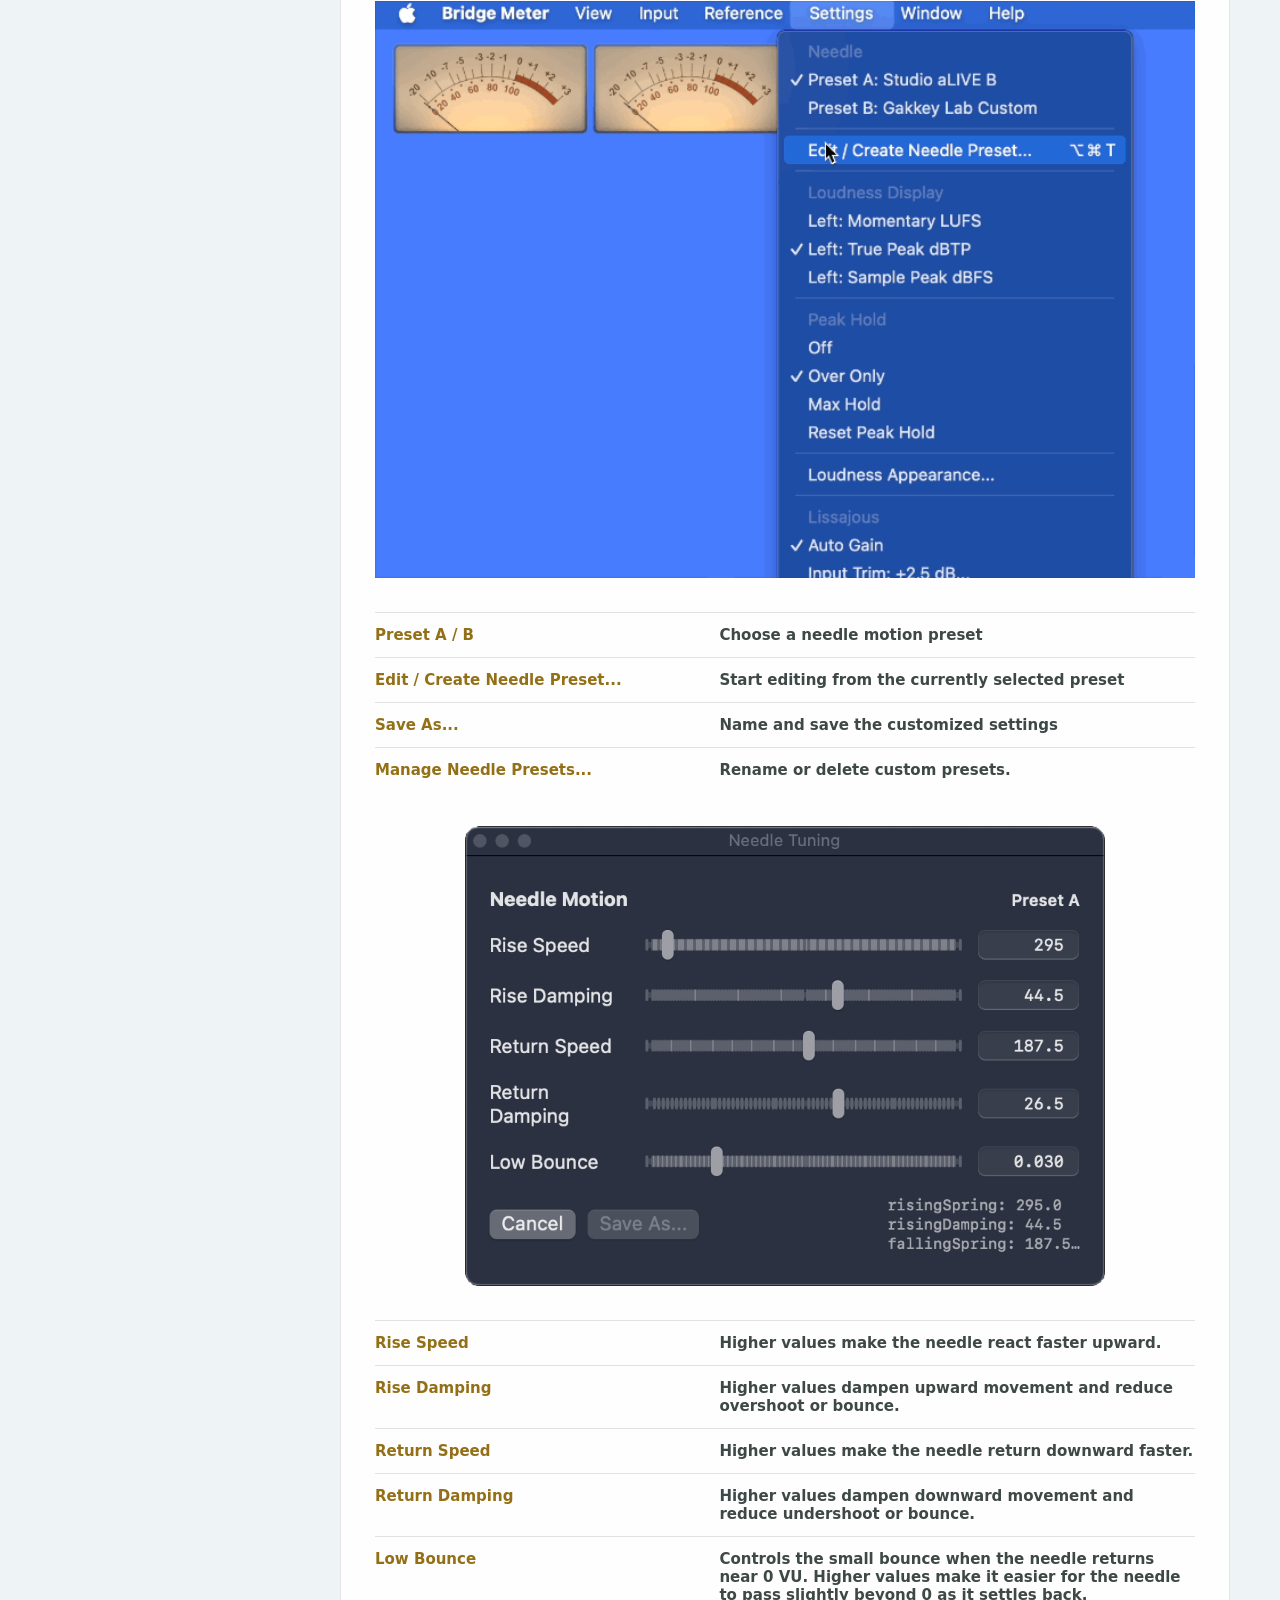
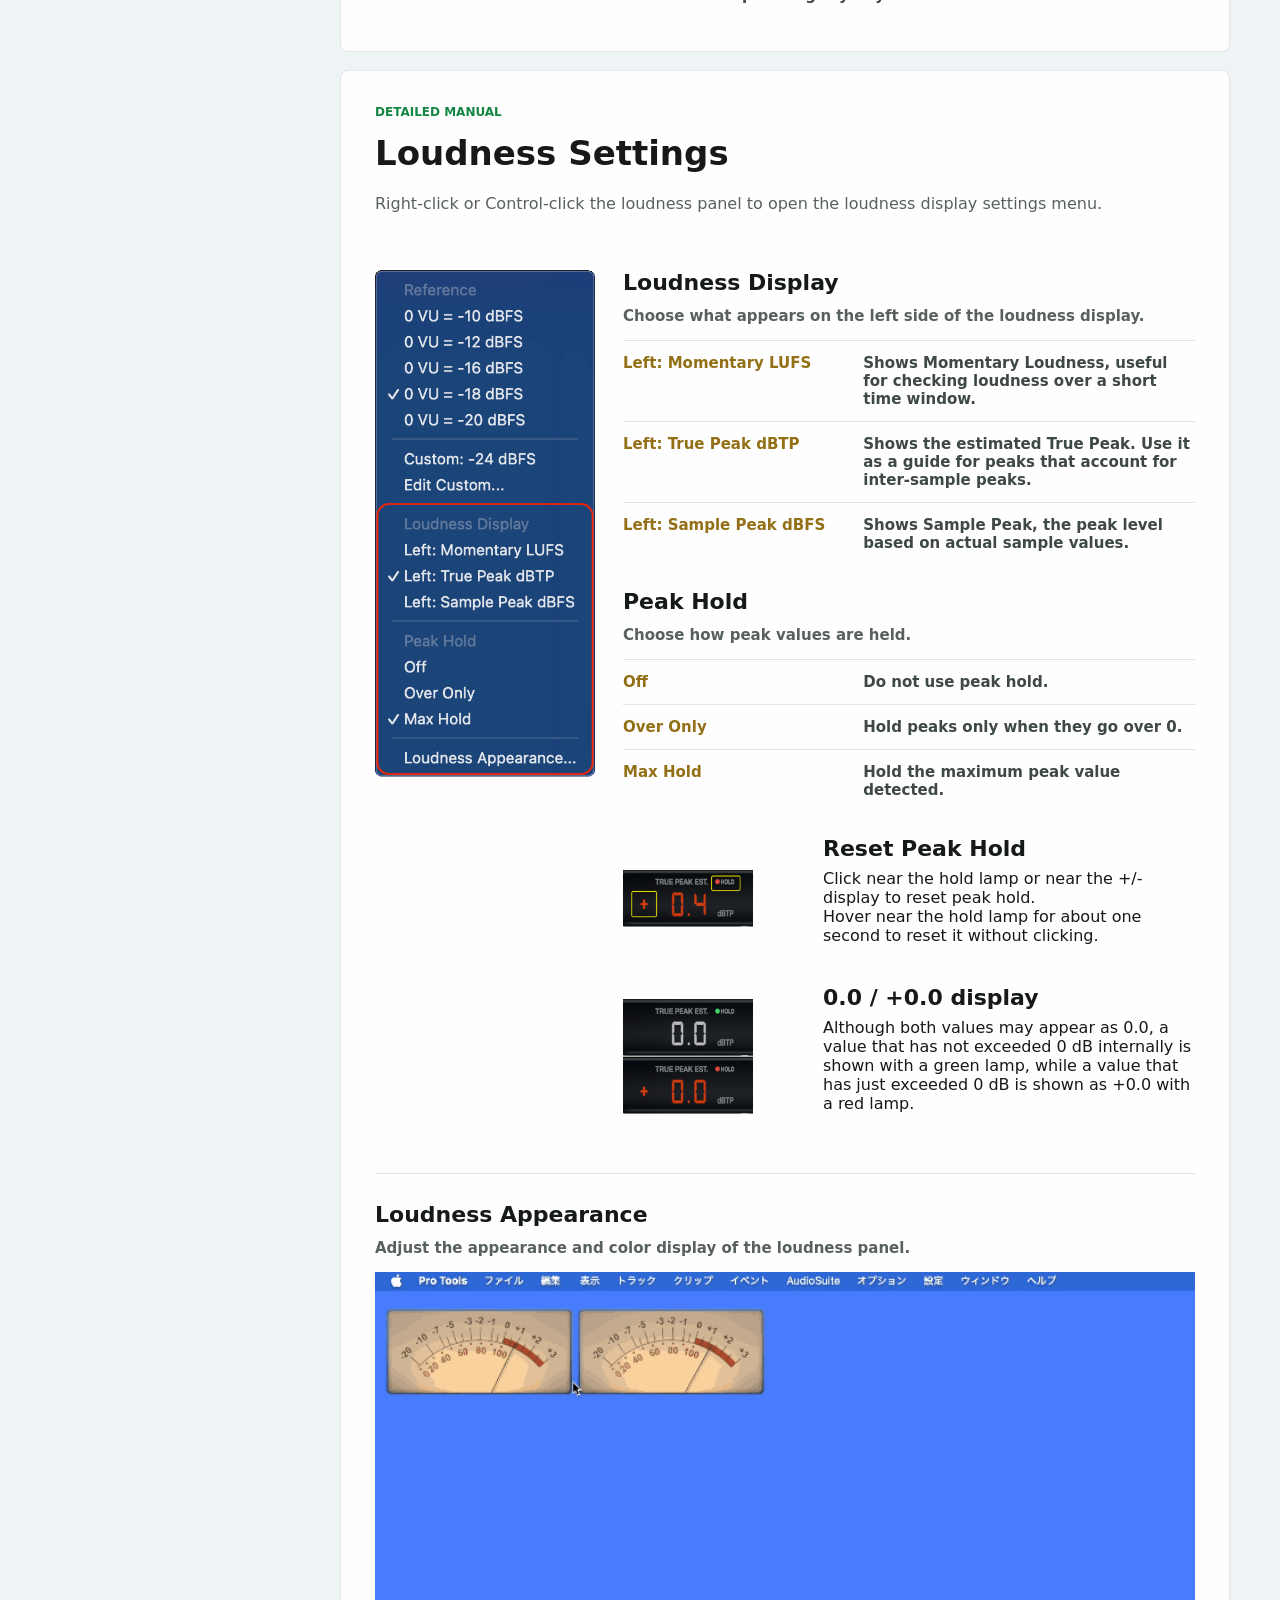
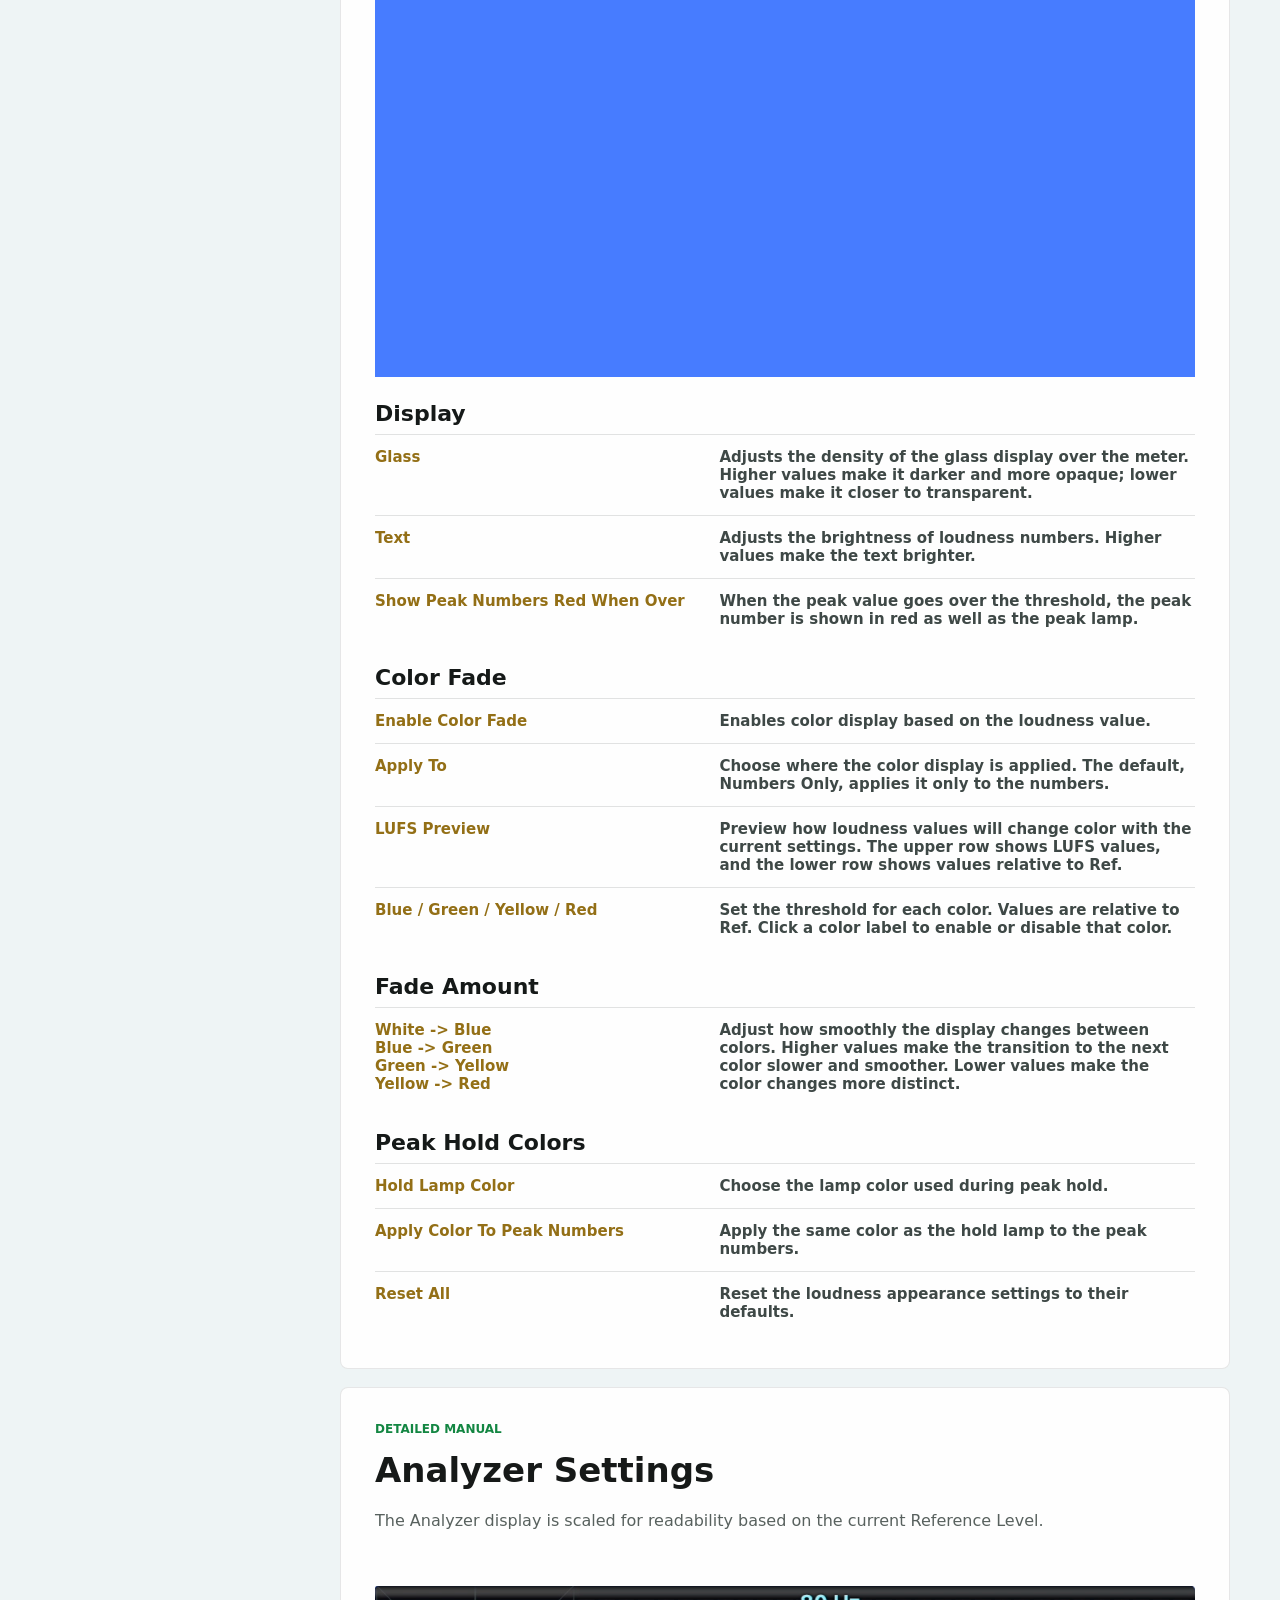
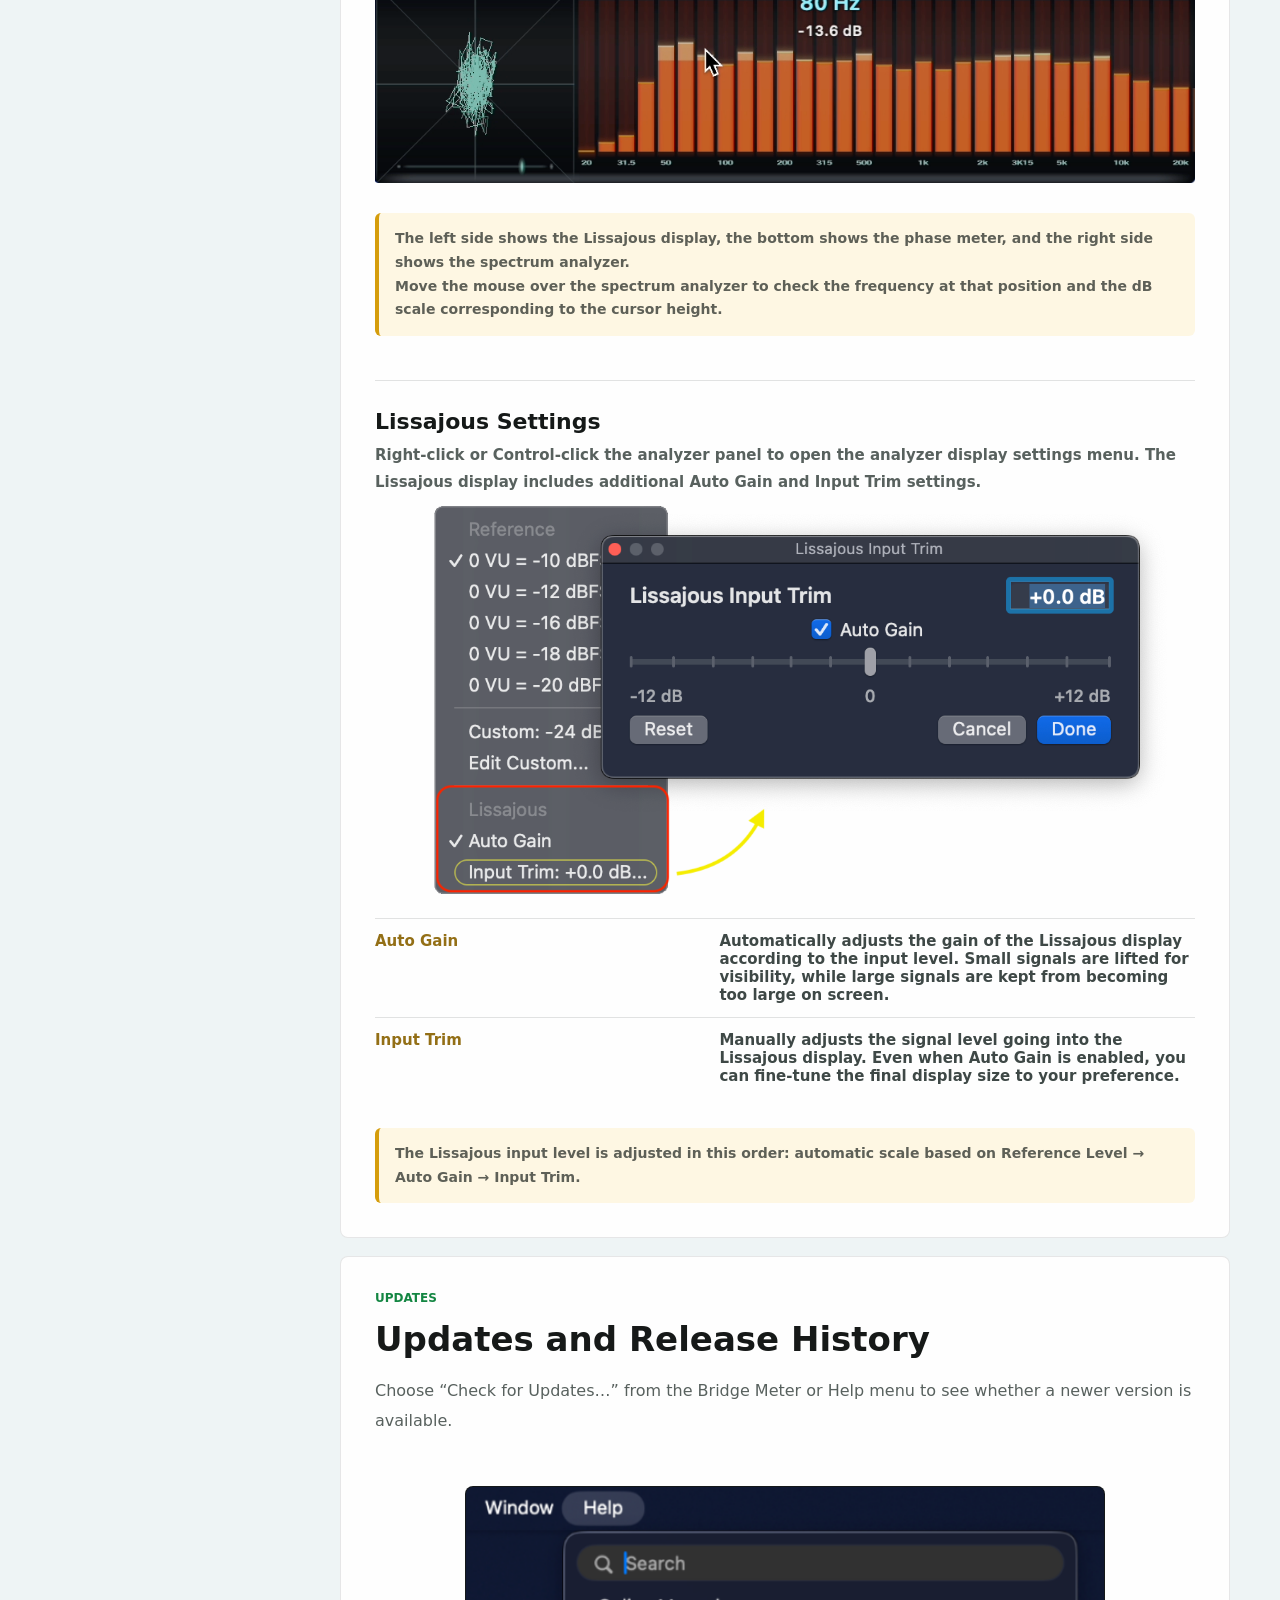
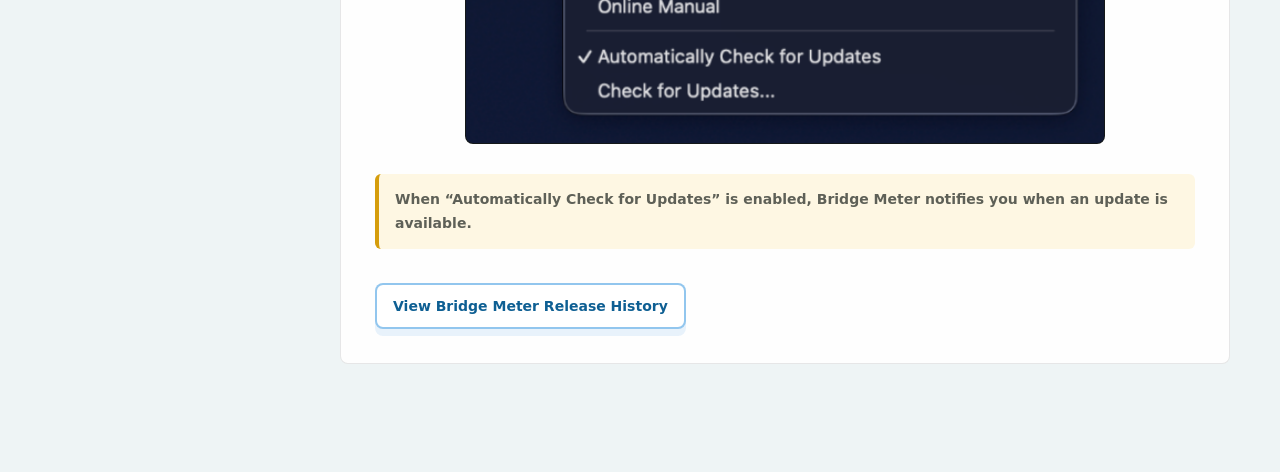
<file: en/bridge-meter/manual/index.html>
<!doctype html>
<html lang="en">
  <head>
    <meta charset="utf-8">
    <meta name="viewport" content="width=device-width, initial-scale=1">
    <title>Bridge Meter Manual | GAKKEY LAB</title>
    <meta
      name="description"
      content="Bridge Meter manual. Learn how to choose inputs, switch meter displays, set the reference level, use panels, and connect Bridge Plugin."
    >
    <link rel="canonical" href="https://lab.gakkey.com/en/bridge-meter/manual/">
    <link rel="alternate" hreflang="ja" href="https://lab.gakkey.com/bridge-meter/manual/">
    <link rel="alternate" hreflang="en" href="https://lab.gakkey.com/en/bridge-meter/manual/">
    <link rel="alternate" hreflang="x-default" href="https://lab.gakkey.com/bridge-meter/manual/">
    <link rel="icon" type="image/png" sizes="512x512" href="/assets/gakkey-lab/favicon.png?v=3">
    <link rel="shortcut icon" href="/favicon.ico?v=3">
    <link rel="apple-touch-icon" sizes="180x180" href="/assets/gakkey-lab/apple-touch-icon.png?v=3">
    <link rel="stylesheet" href="../../../gakkey-lab.css">
    <script defer src="/analytics.js"></script>
  </head>
  <body class="manual-page">
    <header class="topbar">
      <a class="brand" href="../../" aria-label="GAKKEY LAB">
        <img src="../../../assets/gakkey-lab/logo.png" alt="GAKKEY LAB">
      </a>
      <div class="topbar-controls">
        <nav aria-label="Main navigation">
          <span class="nav-group nav-apps">
            <a href="../../#apps">Apps</a>
            <a href="../../manuals/" aria-current="page">Manuals</a>
            <a href="../../#download">Download</a>
          </span>
          <span class="nav-group nav-quick">
            <a href="../../quick-actions/">Quick Actions</a>
          </span>
        </nav>
        <div class="language-switch" aria-label="Language">
          <a href="../../../bridge-meter/manual/" lang="ja">日本語</a>
          <a class="active" href="./" lang="en" aria-current="page">English</a>
        </div>
      </div>
    </header>

    <main class="manual-shell">
      <aside class="manual-toc" aria-label="Table of contents">
        <a class="manual-toc-brand" href="#">
          <img src="../../../assets/gakkey-lab/bridge-meter-icon.png" alt="">
          <span>Bridge Meter</span>
        </a>
        <nav>
          <span>Quick Manual</span>
          <a href="#inputs">Choose Input</a>
          <a href="#bridge-plugin">Bridge Plugin</a>
          <a href="#meter-display">Meter Display</a>
          <a href="#reference-level">Reference Level</a>
          <a href="#panels">Panels</a>
          <a href="#tempo-tool">Tempo Tool</a>
          <span>Detailed Manual</span>
          <a href="#layout-sets">Layout Sets</a>
          <a href="#vu-settings">VU Settings</a>
          <a href="#loudness-settings">Loudness Settings</a>
          <a href="#analyzer-settings">Analyzer Settings</a>
          <a href="#updates">Release History</a>
        </nav>
      </aside>

      <div class="manual-content" id="top">
        <section class="manual-hero">
          <p class="eyebrow">Web Manual</p>
          <h1>Bridge Meter<br>Manual</h1>
          <p>
            Bridge Meter is a macOS meter designed to stay small on your workspace.
            Switch between Mac system audio, audio input, and Bridge Plugin signals
            to check VU, loudness, phase, and spectrum displays.
          </p>
        </section>

        <section class="manual-section manual-section-stack" id="inputs">
          <div class="manual-section-copy">
            <p class="eyebrow">Input</p>
            <h2>Choose Input</h2>
            <p>
              Choose the input from Bridge Meter's menu.
              To quickly meter the sound coming out of your Mac, choose “System Audio Out”.
              With Bridge Plugin, Bridge Meter can receive directly from your DAW, so audio from other apps will not be mixed in.
            </p>
          </div>
          <figure class="manual-media wide">
            <img src="../../../assets/gakkey-lab/bridge-input-menu.png" alt="Bridge Meter Input menu">
          </figure>
          <div class="manual-point-list">
            <article>
              <strong>System Audio Out</strong>
              <span>Meters the audio coming out of your Mac.</span>
            </article>
            <article>
              <strong>System Audio Input</strong>
              <span>Checks the signal from an input device connected to your Mac.</span>
            </article>
            <article>
              <strong>Bridge Plugin</strong>
              <span>Receives the metering signal from your DAW with low latency.</span>
            </article>
          </div>
          <p class="manual-note">
            Using System Audio Out requires macOS System Audio Recording permission.<br>
            Bridge Meter uses audio only for metering. It never records, stores, or transmits audio externally.
          </p>
        </section>

        <section class="manual-section" id="bridge-plugin">
          <div class="manual-section-copy">
            <p class="eyebrow">Bridge Plugin</p>
            <h2>Receive from Bridge Plugin</h2>
            <p>
              Insert the AAX / VST3 / AU compatible Bridge Plugin in your DAW,
              and Bridge Meter can receive the display signal directly from the DAW.
              The plugin sends only the signal used for metering and does not change the audio itself.
            </p>
          </div>
          <figure class="manual-media framed">
            <img src="../../../assets/gakkey-lab/plugin-connect.gif" alt="Bridge Plugin Connect Meter button">
          </figure>
          <table class="manual-operation-table wide">
            <tbody>
              <tr>
                <th>Click the Connect Meter button</th>
                <td>Launch Bridge Meter and switch its input to Bridge Plugin</td>
              </tr>
            </tbody>
          </table>
          <p class="manual-note">
            If Bridge Meter is already running, clicking the button will still switch the input to Bridge Plugin.<br>
            When the plugin disappears, if the previous input was System Audio Out / Input, Bridge Meter returns to that input.
          </p>
          <div class="manual-detail-copy manual-detail-full">
            <section class="manual-detail-block">
              <h3>Bridge Plugin indicator light</h3>
              <p>The indicator light at the bottom-right of the VU meter shows the Bridge Plugin status. When it is lit, Bridge Meter is displaying audio received from Bridge Plugin.</p>
              <ul class="manual-bullet-list">
                <li>Lit: Receiving audio from Bridge Plugin</li>
                <li>Unlit: Waiting for Bridge Plugin audio, or temporarily using System Audio Input / Output</li>
              </ul>
              <figure class="manual-media medium manual-plugin-lamp">
                <img src="../../../assets/gakkey-lab/bridge-plugin-status-lamp.png" alt="Bridge Plugin indicator light when unlit and lit">
              </figure>
              <p>
                When Bridge Plugin is selected as the input, the indicator is always visible.<br>
                When System Audio Input / Output is normally selected, the indicator appears only while connected to Bridge Plugin. Use Shift + the scroll wheel to temporarily switch between Bridge Plugin and the normal input.
              </p>
              <p>If Bridge Plugin is running, Shift + scroll up switches to Bridge Plugin even if Connect has not been pressed in the plugin. Nothing changes if Bridge Plugin cannot be found.</p>
            </section>
          </div>
        </section>

        <section class="manual-section manual-section-stack" id="meter-display">
          <div class="manual-section-copy">
            <p class="eyebrow">Meter Display</p>
            <h2>Switch the display from the meter area</h2>
          </div>
          <div class="manual-operation-row">
            <table class="manual-operation-table">
              <tbody>
                <tr>
                  <th>Scroll wheel</th>
                  <td>Switch between VU, Loudness, and Analyzer</td>
                </tr>
                <tr>
                  <th>Double-click</th>
                  <td>Switch to Loudness</td>
                </tr>
                <tr>
                  <th>⌘ + Double-click</th>
                  <td>Switch to Analyzer</td>
                </tr>
                <tr>
                  <th>When Loudness or Analyzer is displayed,<br>double-click</th>
                  <td>Return to VU</td>
                </tr>
              </tbody>
            </table>
            <figure class="manual-media compact">
              <video autoplay loop muted playsinline aria-label="Switching Bridge Meter displays with the scroll wheel">
                <source src="../../../assets/gakkey-lab/meter-scroll-change.mp4" type="video/mp4">
              </video>
            </figure>
          </div>
        </section>

        <section class="manual-section manual-section-stack" id="reference-level">
          <div class="manual-section-copy">
            <p class="eyebrow">Reference</p>
            <h2>Set the Reference Level</h2>
          </div>
          <div class="manual-operation-row">
            <table class="manual-operation-table">
              <tbody>
                <tr>
                  <th>Right-click / Control-click</th>
                  <td>Choose the reference level</td>
                </tr>
                <tr>
                  <th>Edit Custom...</th>
                  <td>Edit the custom value in 0.1 dB steps</td>
                </tr>
              </tbody>
            </table>
            <figure class="manual-media compact">
              <img src="../../../assets/gakkey-lab/reference-level-menu.png" alt="Bridge Meter Reference Level menu">
            </figure>
          </div>
        </section>

        <section class="manual-section" id="panels">
          <div class="manual-section-copy">
            <p class="eyebrow">Panels</p>
            <h2>Detach Panels</h2>
          </div>
          <div class="manual-operation-row">
            <table class="manual-operation-table">
              <tbody>
                <tr>
                  <th>Shift + Double-click</th>
                  <td>Detach the current Loudness or Analyzer display</td>
                </tr>
                <tr>
                  <th>Shift + Double-click<br>on a detached panel</th>
                  <td>Return it to the Bridge Meter main window</td>
                </tr>
                <tr>
                  <th>⌘ + Shift + Double-click</th>
                  <td>Detach Loudness and Analyzer together</td>
                </tr>
                <tr>
                  <th>⌘ + Shift + Double-click<br>on a detached panel</th>
                  <td>Return all detached panels to the Bridge Meter main window</td>
                </tr>
              </tbody>
            </table>
            <figure class="manual-media compact">
              <img src="../../../assets/gakkey-lab/panel-detach.gif" alt="Detaching Bridge Meter panels">
            </figure>
          </div>
          <p class="manual-note">
            When returning all panels at once, the window you ⌘ + Shift + double-clicked will be shown after the panels are combined.
          </p>
        </section>

        <section class="manual-section manual-section-stack" id="tempo-tool">
          <div class="manual-section-copy">
            <h2>Tempo Tool</h2>
            <p>Bridge Meter has a menu bar tool for automatic BPM detection, tap tempo, and delay-time calculation. To show it in the menu bar, turn on <strong>Show Tempo Tool in Menu Bar</strong> in Bridge Meter’s <strong>View</strong> menu.</p>
          </div>
          <div class="manual-operation-row">
            <table class="manual-operation-table">
              <tbody>
                <tr>
                  <th scope="row">Click</th>
                  <td>Start automatic BPM detection</td>
                </tr>
                <tr>
                  <th scope="row">Click during detection</th>
                  <td>Cancel detection</td>
                </tr>
                <tr>
                  <th scope="row"><span>Shift-click</span> repeatedly</th>
                  <td>Tap tempo</td>
                </tr>
                <tr>
                  <th scope="row"><span>Right-click</span> (<span>Control-click</span>)<br>or <span>Option-click</span></th>
                  <td>Open the details panel</td>
                </tr>
              </tbody>
            </table>
            <figure class="manual-media">
              <img src="../../../assets/gakkey-lab/bridge-meter-tempo-menu.png" width="1114" height="598" alt="Show Tempo Tool in Menu Bar in the View menu">
              <figcaption>View › Show Tempo Tool in Menu Bar</figcaption>
            </figure>
          </div>

          <div class="manual-subsection">
            <h3>Automatic BPM Detection</h3>
            <p>Click to detect the BPM of the audio from the currently selected input in Bridge Meter. Detection works with System Audio Out, System Audio Input, and Bridge Plugin. While detection runs, the text turns orange and initially reads “Detecting...”. After about 10 seconds, a provisional BPM appears if the estimate is stable enough. The final BPM is confirmed within about 20 seconds.</p>
            <div class="tempo-states">
              <figure class="manual-media tempo-status">
                <img src="../../../assets/gakkey-lab/bridge-meter-tempo-idle.png" width="164" height="76" alt="--- BPM">
                <figcaption>Tempo Tool in the menu bar</figcaption>
              </figure>
              <figure class="manual-media tempo-status">
                <img src="../../../assets/gakkey-lab/bridge-meter-tempo-detecting.png" width="220" height="74" alt="Detecting... in orange">
                <figcaption>Detecting</figcaption>
              </figure>
              <figure class="manual-media tempo-status">
                <img src="../../../assets/gakkey-lab/bridge-meter-tempo-provisional.png" width="194" height="70" alt="130 BPM in orange">
                <figcaption>Provisional BPM</figcaption>
              </figure>
              <figure class="manual-media tempo-status">
                <img src="../../../assets/gakkey-lab/bridge-meter-tempo-confirmed.png" width="166" height="74" alt="131 BPM in white">
                <figcaption>Confirmed BPM</figcaption>
              </figure>
            </div>
            <ul class="manual-bullet-list">
              <li>Detection runs only when you click the Tempo Tool.</li>
              <li>Click again during detection to cancel it and restore the previous BPM.</li>
              <li>Once the BPM is confirmed, analysis stops and the last BPM remains visible.</li>
              <li>If detection fails, the display returns to the previous BPM or “--- BPM”.</li>
              <li>Hiding the Tempo Tool stops BPM analysis and unloads the analysis model.</li>
            </ul>
            <p class="manual-note">The BPM is an estimate of the track’s tempo. Tracks with complex rhythms, for example, may register at half or double the actual tempo. You can correct the value manually in the details panel.</p>
          </div>

          <div class="manual-subsection">
            <h3>Tap Tempo</h3>
            <p>Hold Shift and click the Tempo Tool repeatedly in time with the beat. The first click starts the tap sequence, and the intervals between subsequent clicks determine the BPM. It takes at least six clicks to confirm a BPM. More clicks average out variations in your timing and can improve accuracy. During tapping, progress appears in orange as 0/5 TAP, 1/5 TAP, and so on. Once enough taps are registered, the BPM is confirmed.</p>
            <figure class="manual-media tempo-status">
              <img src="../../../assets/gakkey-lab/bridge-meter-tempo-tap.png" width="172" height="72" alt="0/5 TAP in orange">
              <figcaption>Tap tempo progress after the first click</figcaption>
            </figure>
          </div>

          <div class="manual-subsection">
            <h3>Tempo Tool Details Panel</h3>
            <p>Right-click, Control-click, or Option-click the Tempo Tool to open the details panel.</p>
            <p>The details panel also shows delay times for the current tempo and lets you convert volume between percentages and dB.</p>
            <div class="manual-detail-split tempo-panel">
              <figure class="manual-media">
                <img src="../../../assets/gakkey-lab/bridge-meter-tempo-panel.png" width="614" height="826" alt="Details panel with BPM, Beat Time, LEVEL, and Hide Tempo Tool">
                <figcaption>Tempo Tool details panel</figcaption>
              </figure>
              <div class="manual-detail-copy">
                <section class="manual-detail-block">
                  <h4>Manual BPM Entry</h4>
                  <p>Enter a number in the BPM field and press Return to set the BPM directly. The − and + buttons change it by 1 BPM at a time.</p>
                </section>
                <section class="manual-detail-block">
                  <h4>Beat Time</h4>
                  <p>Beat Time shows delay times in milliseconds for the current BPM.</p>
                  <table class="manual-operation-table">
                    <tbody>
                      <tr>
                        <th scope="row">1/4</th>
                        <td>Quarter note</td>
                      </tr>
                      <tr>
                        <th scope="row">1/8</th>
                        <td>Eighth note</td>
                      </tr>
                      <tr>
                        <th scope="row">1/4T</th>
                        <td>Quarter-note triplet</td>
                      </tr>
                      <tr>
                        <th scope="row">1/8D</th>
                        <td>Dotted eighth note</td>
                      </tr>
                    </tbody>
                  </table>
                  <p>Click a millisecond value to copy just the number to the clipboard, without the unit. You can paste it directly into a numerical field in a plug-in such as a delay. Use the ÷2 or ×2 button to halve or double all four note durations and their delay times at once.</p>
                </section>
                <section class="manual-detail-block">
                  <h4>LEVEL (% / dB Conversion)</h4>
                  <p>Convert a volume percentage to dB using the amplitude ratio. Enter a value in either the % or dB field and press Return to confirm. For example, 50% = −6.0 dB, 25% = −12.0 dB, and 200% = +6.0 dB. The panel saves the last value you entered and restores it the next time you open it.</p>
                </section>
                <section class="manual-detail-block">
                  <h4>Hide Tempo Tool</h4>
                  <p>Click <strong>Hide Tempo Tool</strong> at the bottom of the details panel to remove the tool from the menu bar. To show it again, turn it on in Bridge Meter’s <strong>View</strong> menu.</p>
                </section>
              </div>
            </div>
          </div>

          <div class="manual-subsection">
            <h3>Privacy and Processing</h3>
            <p>BPM analysis runs locally on your Mac. Audio used for analysis is never recorded, saved, or sent externally.</p>
          </div>
        </section>

        <section class="manual-section manual-section-stack" id="layout-sets">
          <div class="manual-section-copy">
            <p class="eyebrow">Detailed Manual</p>
            <h2>Layout Sets</h2>
            <p>
              From the Window menu, you can save the current panel positions and sizes as a layout.
              Saved layouts can be restored from the menu or with shortcuts.
            </p>
          </div>
          <table class="manual-operation-table wide">
            <tbody>
              <tr>
                <th>Save Layout</th>
                <td>Save the current panel positions and sizes to the selected number</td>
              </tr>
              <tr>
                <th>Layout 1-5</th>
                <td>Restore a saved layout</td>
              </tr>
              <tr>
                <th>⌘ + 1-5</th>
                <td>Restore a saved layout with a shortcut</td>
              </tr>
            </tbody>
          </table>
          <figure class="manual-media wide">
            <img src="../../../assets/gakkey-lab/layout-menu.png" alt="Bridge Meter layout save and restore menu">
          </figure>
          <figure class="manual-media wide layout-preview">
            <img src="../../../assets/gakkey-lab/layout-sets.gif" alt="Restoring Bridge Meter layouts">
          </figure>
          <p class="manual-note">
            Layout sets save each panel's position and size. They do not save the display mode or whether panels are detached.
          </p>
        </section>

        <section class="manual-section manual-section-stack" id="vu-settings">
          <div class="manual-section-copy">
            <p class="eyebrow">Detailed Manual</p>
            <h2>VU Settings</h2>
            <p>
              Choose the needle motion from Settings > Needle.
              In addition to Preset A / B, you can save and use your own custom presets.
            </p>
          </div>
          <figure class="manual-media wide">
            <img src="../../../assets/gakkey-lab/needle-settings.gif" alt="Bridge Meter Needle settings menu">
          </figure>
          <table class="manual-operation-table wide">
            <tbody>
              <tr>
                <th>Preset A / B</th>
                <td>Choose a needle motion preset</td>
              </tr>
              <tr>
                <th>Edit / Create Needle Preset...</th>
                <td>Start editing from the currently selected preset</td>
              </tr>
              <tr>
                <th>Save As...</th>
                <td>Name and save the customized settings</td>
              </tr>
              <tr>
                <th>Manage Needle Presets...</th>
                <td>Rename or delete custom presets.</td>
              </tr>
            </tbody>
          </table>
          <figure class="manual-media medium">
            <img src="../../../assets/gakkey-lab/needle-settings-panel.png" alt="Bridge Meter Needle Tuning panel">
          </figure>
          <table class="manual-operation-table wide">
            <tbody>
              <tr>
                <th>Rise Speed</th>
                <td>Higher values make the needle react faster upward.</td>
              </tr>
              <tr>
                <th>Rise Damping</th>
                <td>Higher values dampen upward movement and reduce overshoot or bounce.</td>
              </tr>
              <tr>
                <th>Return Speed</th>
                <td>Higher values make the needle return downward faster.</td>
              </tr>
              <tr>
                <th>Return Damping</th>
                <td>Higher values dampen downward movement and reduce undershoot or bounce.</td>
              </tr>
              <tr>
                <th>Low Bounce</th>
                <td>Controls the small bounce when the needle returns near 0 VU. Higher values make it easier for the needle to pass slightly beyond 0 as it settles back.</td>
              </tr>
            </tbody>
          </table>
        </section>

        <section class="manual-section manual-section-stack" id="loudness-settings">
          <div class="manual-section-copy">
            <p class="eyebrow">Detailed Manual</p>
            <h2>Loudness Settings</h2>
            <p>
              Right-click or Control-click the loudness panel to open the loudness display settings menu.
            </p>
          </div>
          <div class="manual-detail-split">
            <figure class="manual-media">
              <img src="../../../assets/gakkey-lab/loudness-menu.png" alt="Bridge Meter loudness settings menu">
            </figure>
            <div class="manual-detail-copy">
              <section class="manual-detail-block">
                <h3>Loudness Display</h3>
                <p>Choose what appears on the left side of the loudness display.</p>
                <table class="manual-operation-table">
                  <tbody>
                    <tr>
                      <th>Left: Momentary LUFS</th>
                      <td>Shows Momentary Loudness, useful for checking loudness over a short time window.</td>
                    </tr>
                    <tr>
                      <th>Left: True Peak dBTP</th>
                      <td>Shows the estimated True Peak. Use it as a guide for peaks that account for inter-sample peaks.</td>
                    </tr>
                    <tr>
                      <th>Left: Sample Peak dBFS</th>
                      <td>Shows Sample Peak, the peak level based on actual sample values.</td>
                    </tr>
                  </tbody>
                </table>
              </section>
              <section class="manual-detail-block">
                <h3>Peak Hold</h3>
                <p>Choose how peak values are held.</p>
                <table class="manual-operation-table">
                  <tbody>
                    <tr>
                      <th>Off</th>
                      <td>Do not use peak hold.</td>
                    </tr>
                    <tr>
                      <th>Over Only</th>
                      <td>Hold peaks only when they go over 0.</td>
                    </tr>
                    <tr>
                      <th>Max Hold</th>
                      <td>Hold the maximum peak value detected.</td>
                    </tr>
                  </tbody>
                </table>
              </section>
              <section class="manual-detail-block manual-detail-inline">
                <figure class="manual-media">
                  <img src="../../../assets/gakkey-lab/peak-hold-reset-action.png" alt="Bridge Meter Peak Hold reset controls">
                </figure>
                <div>
                  <h3>Reset Peak Hold</h3>
                  <p>
                    Click near the hold lamp or near the +/- display to reset peak hold.<br>
                    Hover near the hold lamp for about one second to reset it without clicking.
                  </p>
                </div>
              </section>
              <section class="manual-detail-block manual-detail-inline">
                <figure class="manual-media">
                  <img src="../../../assets/gakkey-lab/peak-hold-zero-display.png" alt="Bridge Meter 0.0 and +0.0 Peak Hold displays">
                </figure>
                <div>
                  <h3>0.0 / +0.0 display</h3>
                  <p>Although both values may appear as 0.0, a value that has not exceeded 0 dB internally is shown with a green lamp, while a value that has just exceeded 0 dB is shown as +0.0 with a red lamp.</p>
                </div>
              </section>
            </div>
          </div>
          <div class="manual-detail-copy manual-detail-full">
            <section class="manual-detail-block">
              <h3>Loudness Appearance</h3>
              <p>Adjust the appearance and color display of the loudness panel.</p>
              <figure class="manual-media wide">
                <img src="../../../assets/gakkey-lab/loudness-appearance.gif" alt="Bridge Meter Loudness Appearance settings">
              </figure>
            </section>
            <section class="manual-detail-block">
              <h3>Display</h3>
              <table class="manual-operation-table">
                <tbody>
                  <tr>
                    <th>Glass</th>
                    <td>Adjusts the density of the glass display over the meter. Higher values make it darker and more opaque; lower values make it closer to transparent.</td>
                  </tr>
                  <tr>
                    <th>Text</th>
                    <td>Adjusts the brightness of loudness numbers. Higher values make the text brighter.</td>
                  </tr>
                  <tr>
                    <th>Show Peak Numbers Red When Over</th>
                    <td>When the peak value goes over the threshold, the peak number is shown in red as well as the peak lamp.</td>
                  </tr>
                </tbody>
              </table>
            </section>
            <section class="manual-detail-block">
              <h3>Color Fade</h3>
              <table class="manual-operation-table">
                <tbody>
                  <tr>
                    <th>Enable Color Fade</th>
                    <td>Enables color display based on the loudness value.</td>
                  </tr>
                  <tr>
                    <th>Apply To</th>
                    <td>Choose where the color display is applied. The default, Numbers Only, applies it only to the numbers.</td>
                  </tr>
                  <tr>
                    <th>LUFS Preview</th>
                    <td>Preview how loudness values will change color with the current settings. The upper row shows LUFS values, and the lower row shows values relative to Ref.</td>
                  </tr>
                  <tr>
                    <th>Blue / Green / Yellow / Red</th>
                    <td>Set the threshold for each color. Values are relative to Ref. Click a color label to enable or disable that color.</td>
                  </tr>
                </tbody>
              </table>
            </section>
            <section class="manual-detail-block">
              <h3>Fade Amount</h3>
              <table class="manual-operation-table">
                <tbody>
                  <tr>
                    <th>White -> Blue<br>Blue -> Green<br>Green -> Yellow<br>Yellow -> Red</th>
                    <td>
                      Adjust how smoothly the display changes between colors.
                      Higher values make the transition to the next color slower and smoother.
                      Lower values make the color changes more distinct.
                    </td>
                  </tr>
                </tbody>
              </table>
            </section>
            <section class="manual-detail-block">
              <h3>Peak Hold Colors</h3>
              <table class="manual-operation-table">
                <tbody>
                  <tr>
                    <th>Hold Lamp Color</th>
                    <td>Choose the lamp color used during peak hold.</td>
                  </tr>
                  <tr>
                    <th>Apply Color To Peak Numbers</th>
                    <td>Apply the same color as the hold lamp to the peak numbers.</td>
                  </tr>
                  <tr>
                    <th>Reset All</th>
                    <td>Reset the loudness appearance settings to their defaults.</td>
                  </tr>
                </tbody>
              </table>
            </section>
          </div>
        </section>

        <section class="manual-section manual-section-stack" id="analyzer-settings">
          <div class="manual-section-copy">
            <p class="eyebrow">Detailed Manual</p>
            <h2>Analyzer Settings</h2>
            <p>
              The Analyzer display is scaled for readability based on the current Reference Level.
            </p>
          </div>
          <figure class="manual-media large">
            <img src="../../../assets/gakkey-lab/analyzer-overview.png" alt="Bridge Meter Analyzer display">
          </figure>
          <p class="manual-note">
            The left side shows the Lissajous display, the bottom shows the phase meter, and the right side shows the spectrum analyzer.<br>
            Move the mouse over the spectrum analyzer to check the frequency at that position and the dB scale corresponding to the cursor height.
          </p>
          <div class="manual-detail-copy manual-detail-full">
            <section class="manual-detail-block">
              <h3>Lissajous Settings</h3>
              <p>
                Right-click or Control-click the analyzer panel to open the analyzer display settings menu.
                The Lissajous display includes additional Auto Gain and Input Trim settings.
              </p>
              <figure class="manual-media large">
                <img src="../../../assets/gakkey-lab/lissajous-settings.png" alt="Bridge Meter Lissajous settings">
              </figure>
            </section>
            <section class="manual-detail-block">
              <table class="manual-operation-table">
                <tbody>
                  <tr>
                    <th>Auto Gain</th>
                    <td>Automatically adjusts the gain of the Lissajous display according to the input level. Small signals are lifted for visibility, while large signals are kept from becoming too large on screen.</td>
                  </tr>
                  <tr>
                    <th>Input Trim</th>
                    <td>Manually adjusts the signal level going into the Lissajous display. Even when Auto Gain is enabled, you can fine-tune the final display size to your preference.</td>
                  </tr>
                </tbody>
              </table>
            </section>
          </div>
          <p class="manual-note">
            The Lissajous input level is adjusted in this order: automatic scale based on Reference Level → Auto Gain → Input Trim.
          </p>
        </section>

        <section class="manual-section manual-section-stack" id="updates">
          <div class="manual-section-copy">
            <p class="eyebrow">Updates</p>
            <h2>Updates and Release History</h2>
            <p>
              Choose “Check for Updates…” from the Bridge Meter or Help menu to see whether a newer version is available.
            </p>
          </div>

          <figure class="manual-media medium framed">
            <img src="../../../assets/gakkey-lab/bridge-update-menu-en.png" alt="Bridge Meter update menu">
          </figure>

          <p class="manual-note">
            When “Automatically Check for Updates” is enabled, Bridge Meter notifies you when an update is available.
          </p>

          <a class="product-download manual-release-link" href="https://github.com/gakkeygakkey/gakkey-lab-site/releases?q=bridge-meter&amp;expanded=true" target="_blank" rel="noopener">View Bridge Meter Release History</a>
        </section>
      </div>
    </main>
  </body>
</html>
</file>
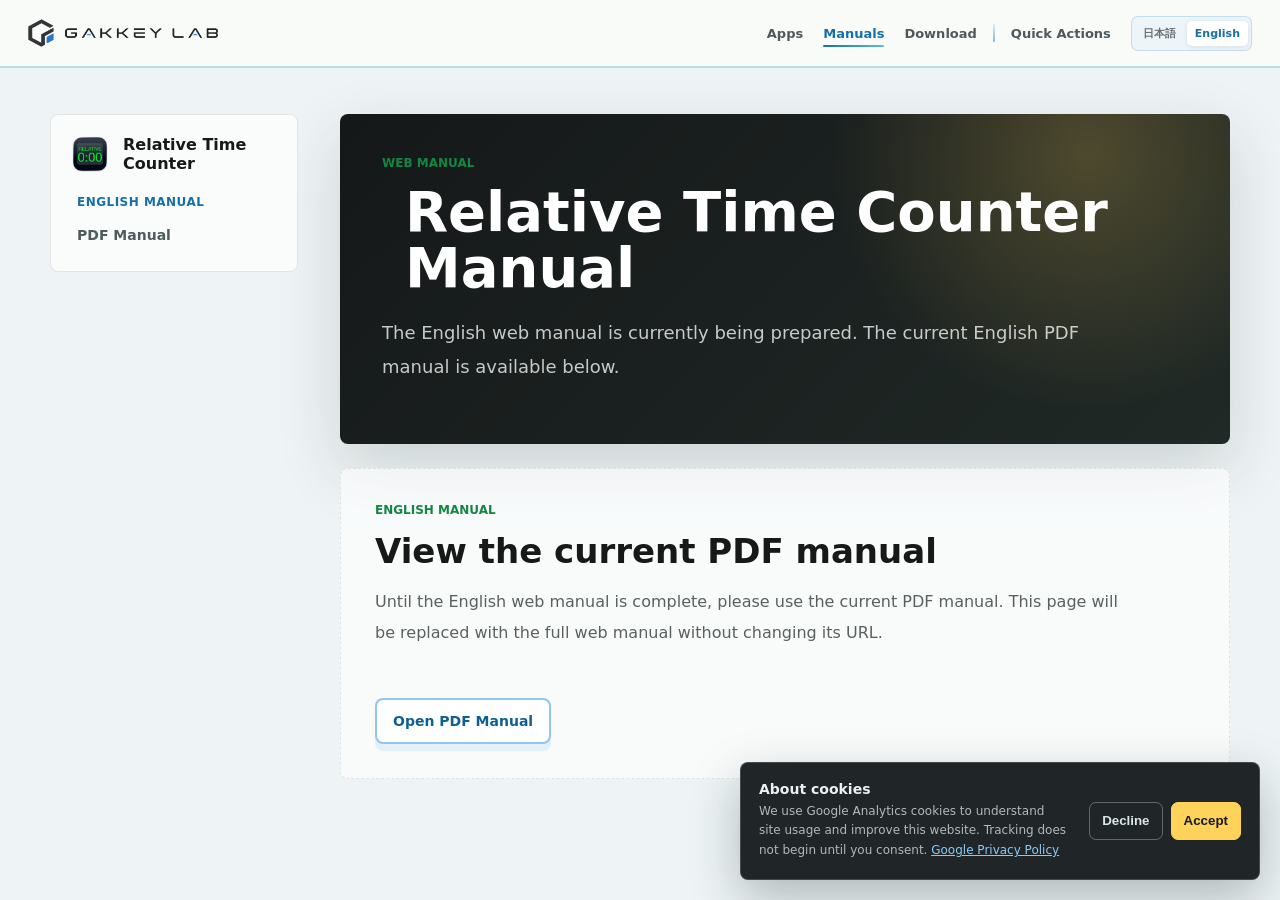
<file: en/relative-time-counter/manual/index.html>
<!doctype html>
<html lang="en">
  <head>
    <meta charset="utf-8">
    <meta name="viewport" content="width=device-width, initial-scale=1">
    <title>Relative Time Counter Manual | GAKKEY LAB</title>
    <meta
      name="description"
      content="Relative Time Counter manual. The English web version is being prepared; the current English PDF manual remains available."
    >
    <link rel="canonical" href="https://lab.gakkey.com/en/relative-time-counter/manual/">
    <link rel="alternate" hreflang="ja" href="https://lab.gakkey.com/relative-time-counter/manual/">
    <link rel="alternate" hreflang="en" href="https://lab.gakkey.com/en/relative-time-counter/manual/">
    <link rel="alternate" hreflang="x-default" href="https://lab.gakkey.com/relative-time-counter/manual/">
    <link rel="icon" type="image/png" sizes="512x512" href="/assets/gakkey-lab/favicon.png?v=3">
    <link rel="shortcut icon" href="/favicon.ico?v=3">
    <link rel="apple-touch-icon" sizes="180x180" href="/assets/gakkey-lab/apple-touch-icon.png?v=3">
    <link rel="stylesheet" href="../../../gakkey-lab.css">
    <script defer src="/analytics.js"></script>
  </head>
  <body class="manual-page">
    <header class="topbar">
      <a class="brand" href="../../" aria-label="GAKKEY LAB">
        <img src="../../../assets/gakkey-lab/logo.png" alt="GAKKEY LAB">
      </a>
      <div class="topbar-controls">
        <nav aria-label="Main navigation">
          <span class="nav-group nav-apps">
            <a href="../../#apps">Apps</a>
            <a href="../../manuals/" aria-current="page">Manuals</a>
            <a href="../../#download">Download</a>
          </span>
          <span class="nav-group nav-quick">
            <a href="../../quick-actions/">Quick Actions</a>
          </span>
        </nav>
        <div class="language-switch" aria-label="Language">
          <a href="../../../relative-time-counter/manual/" lang="ja">日本語</a>
          <a class="active" href="./" lang="en" aria-current="page">English</a>
        </div>
      </div>
    </header>

    <main class="manual-shell">
      <aside class="manual-toc" aria-label="Table of contents">
        <a class="manual-toc-brand" href="#">
          <img src="../../../assets/gakkey-lab/rtc-icon.png" alt="">
          <span>Relative Time Counter</span>
        </a>
        <nav>
          <span>English Manual</span>
          <a href="#pdf-manual">PDF Manual</a>
        </nav>
      </aside>

      <div class="manual-content" id="top">
        <section class="manual-hero">
          <p class="eyebrow">Web Manual</p>
          <h1>Relative Time Counter<br>Manual</h1>
          <p>
            The English web manual is currently being prepared.
            The current English PDF manual is available below.
          </p>
        </section>

        <section class="manual-section manual-section-placeholder" id="pdf-manual">
          <div class="manual-section-copy">
            <p class="eyebrow">English Manual</p>
            <h2>View the current PDF manual</h2>
            <p>
              Until the English web manual is complete, please use the current PDF manual.
              This page will be replaced with the full web manual without changing its URL.
            </p>
          </div>
          <a class="product-download manual-release-link" href="../../../assets/gakkey-lab/rtc-guide-en.pdf" target="_blank" rel="noopener">Open PDF Manual</a>
        </section>
      </div>
    </main>
  </body>
</html>
</file>
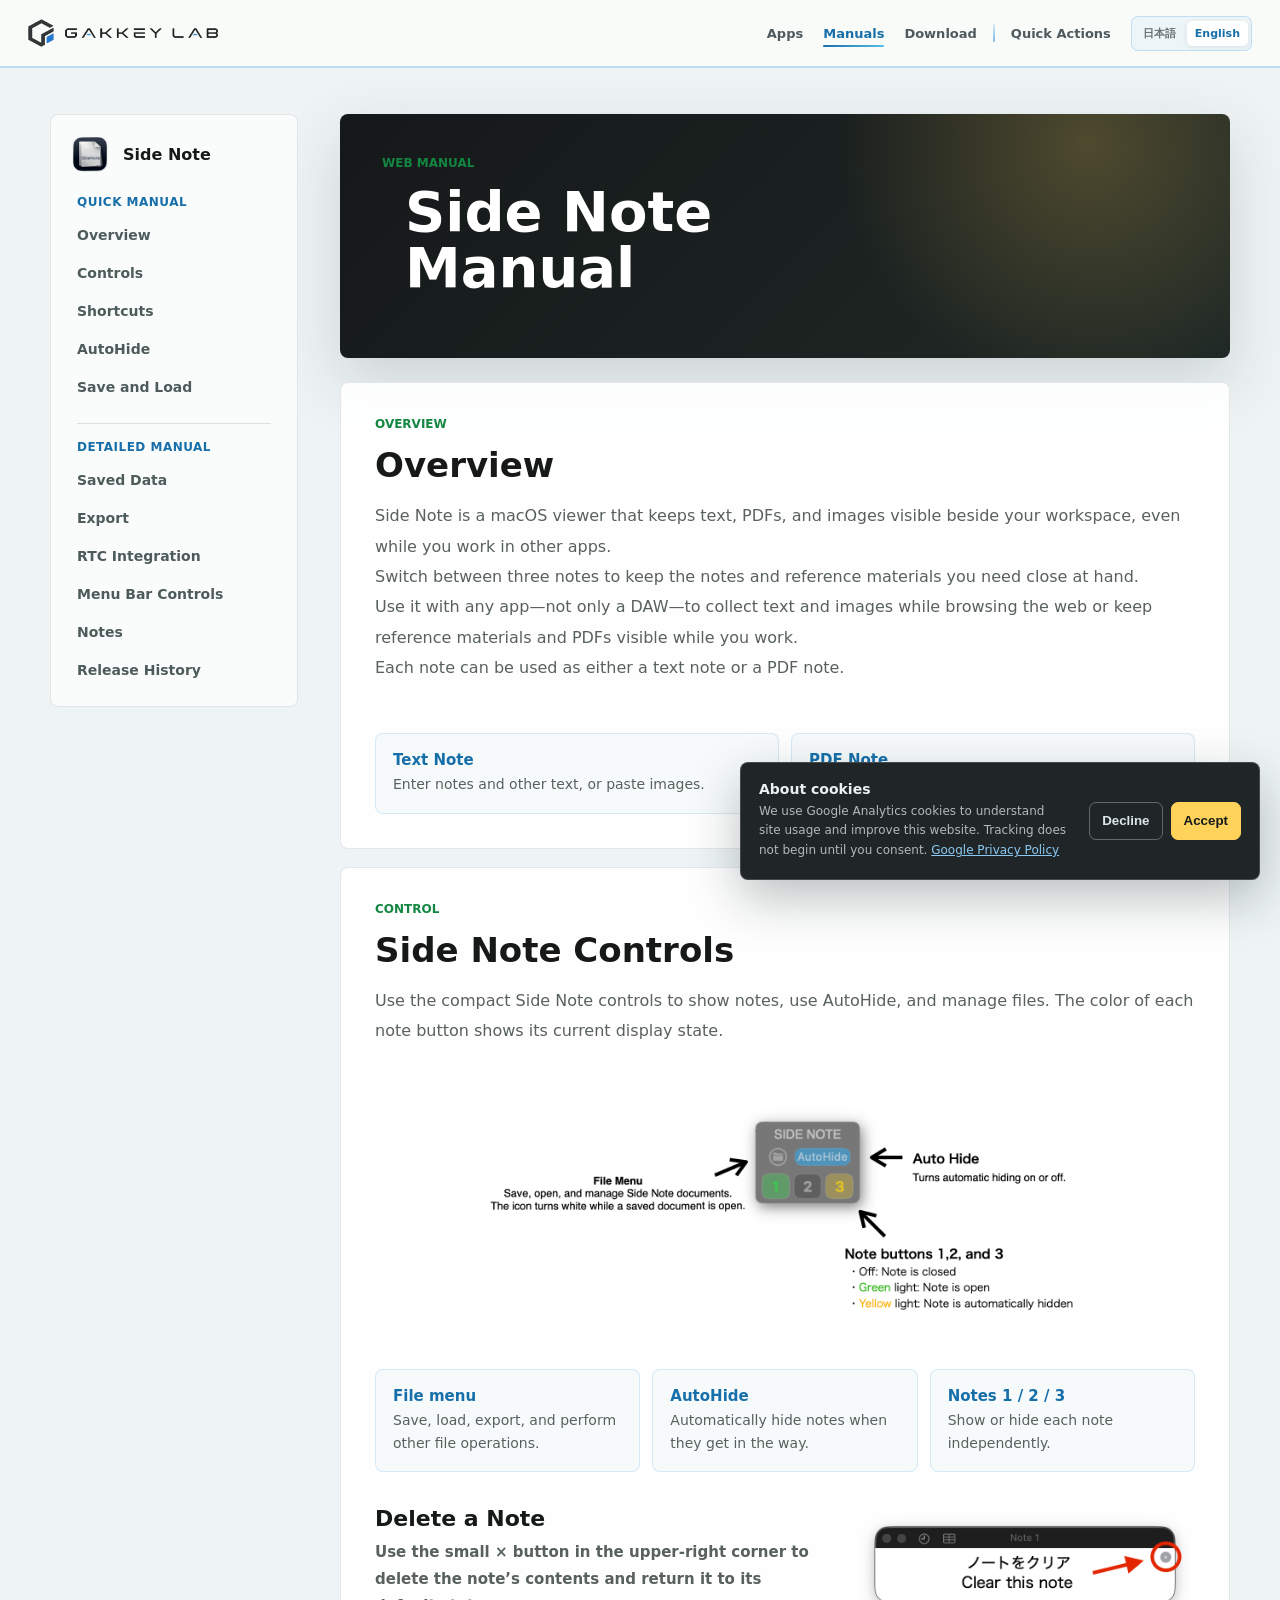
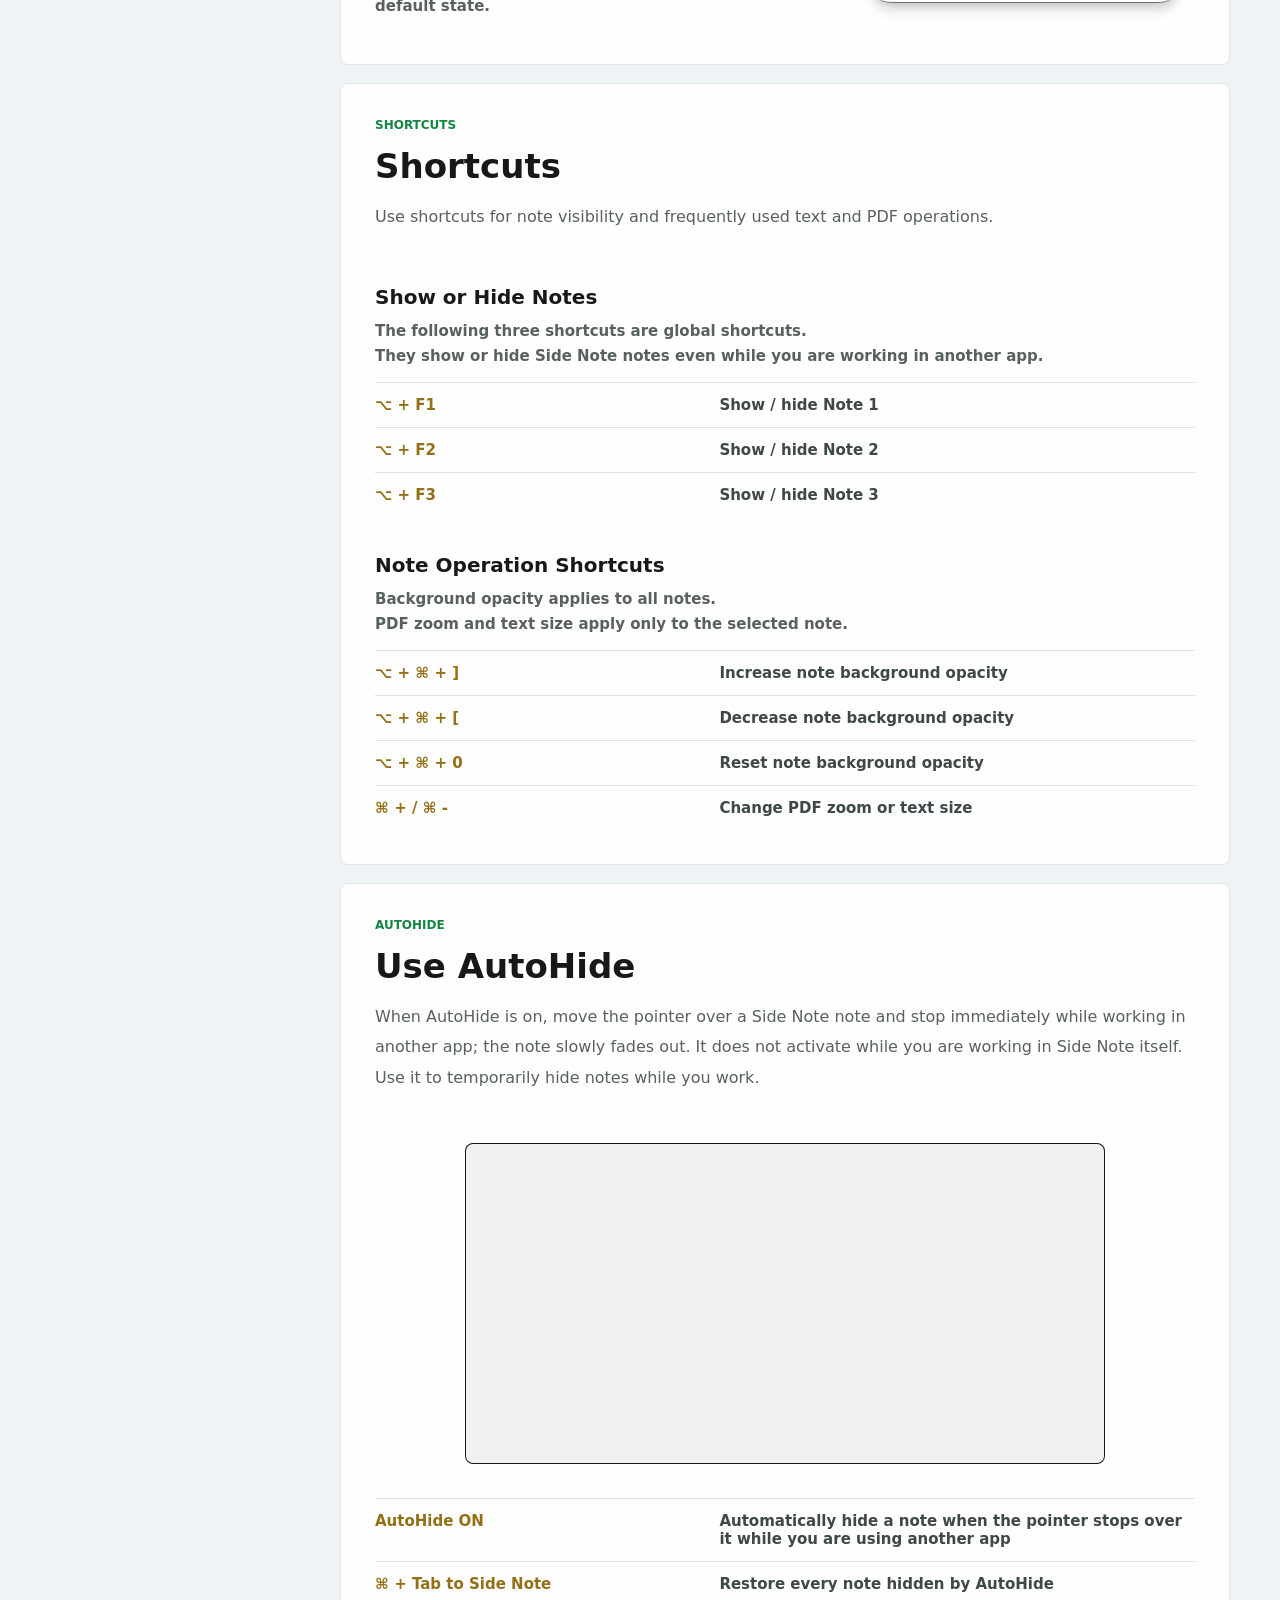
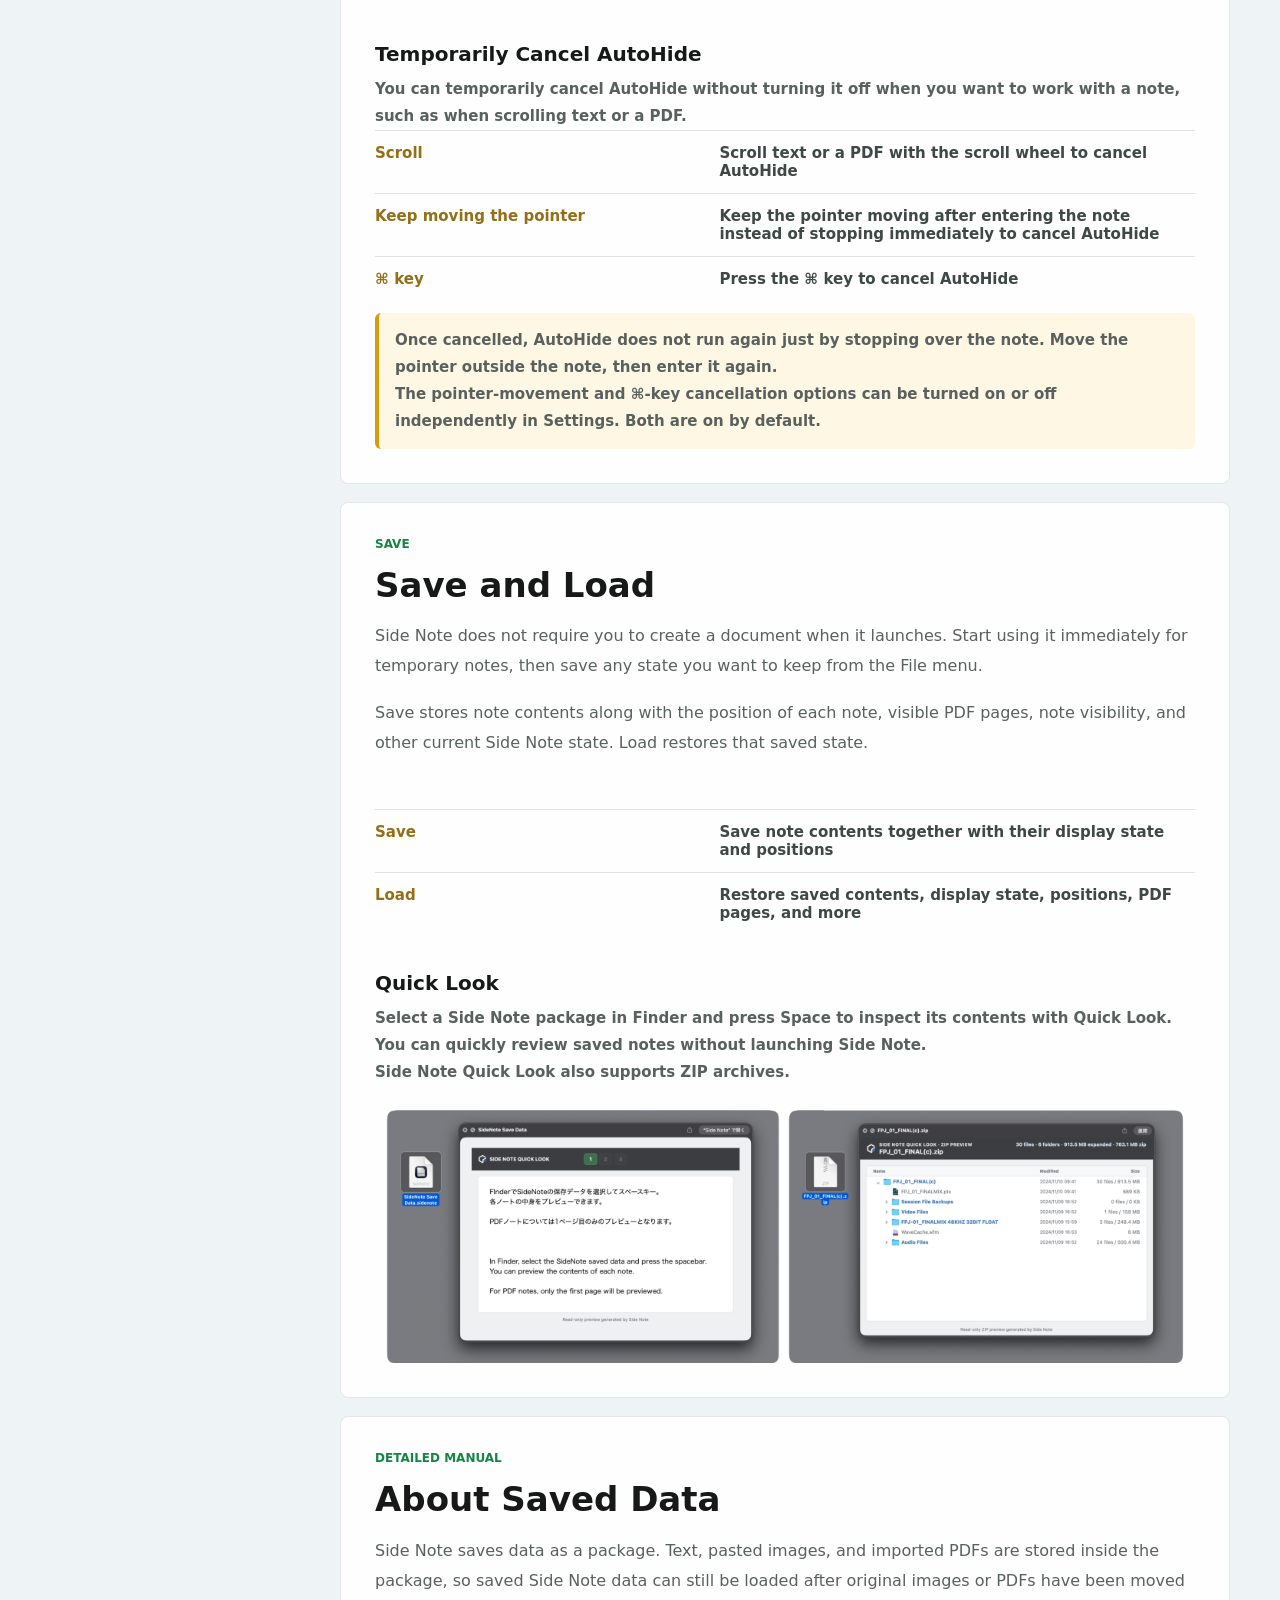
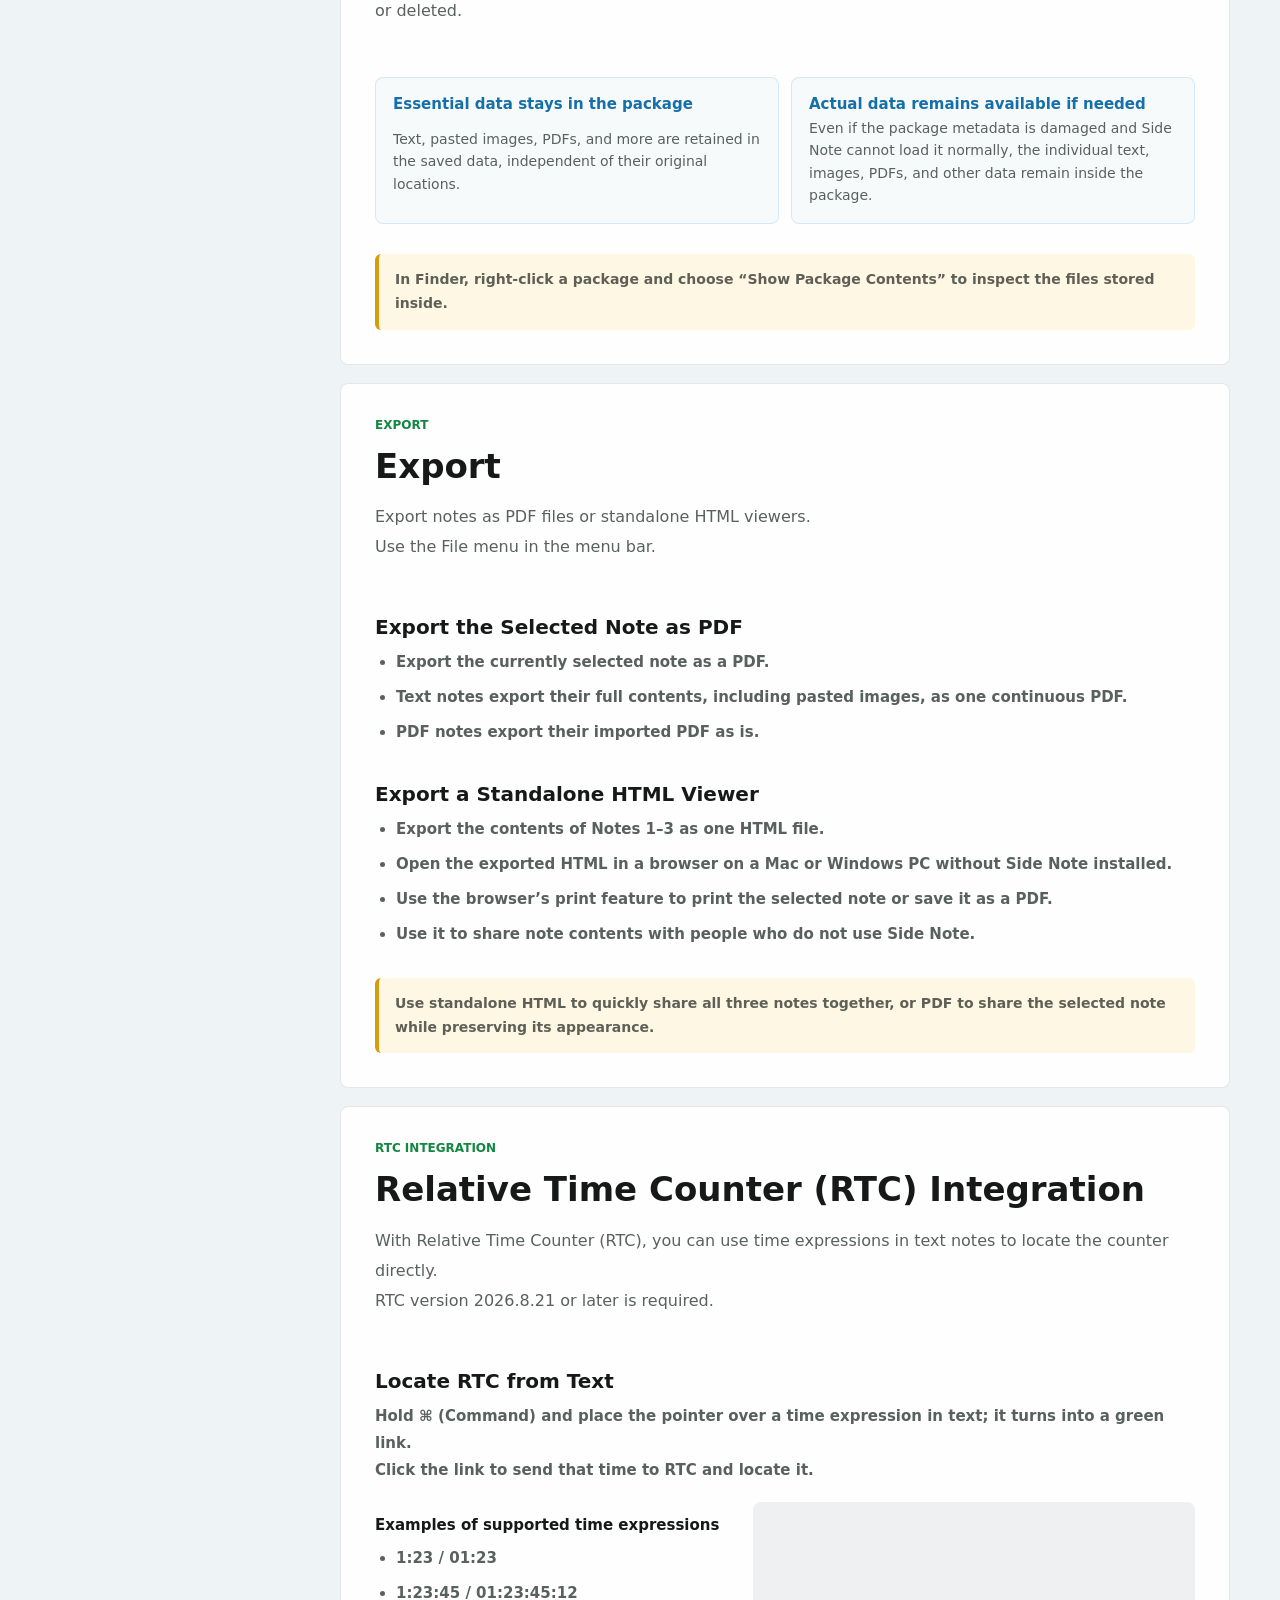
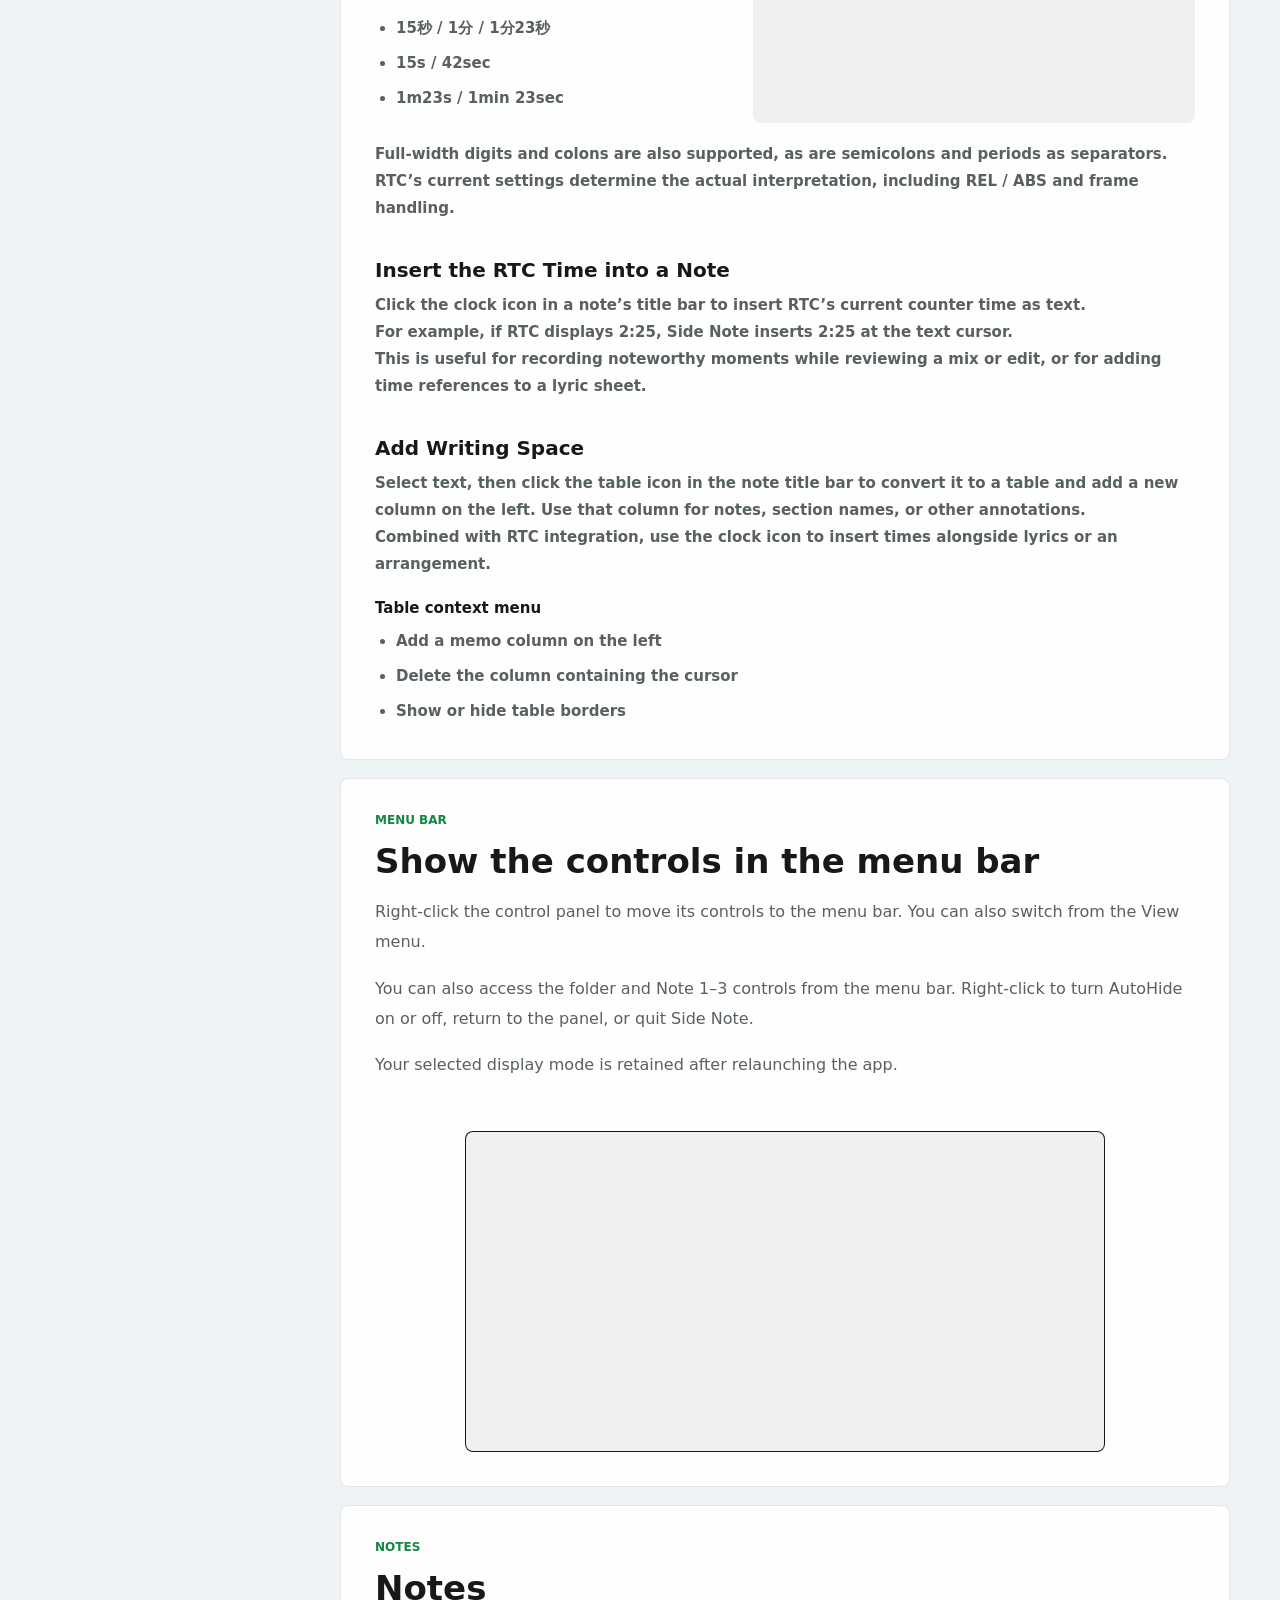
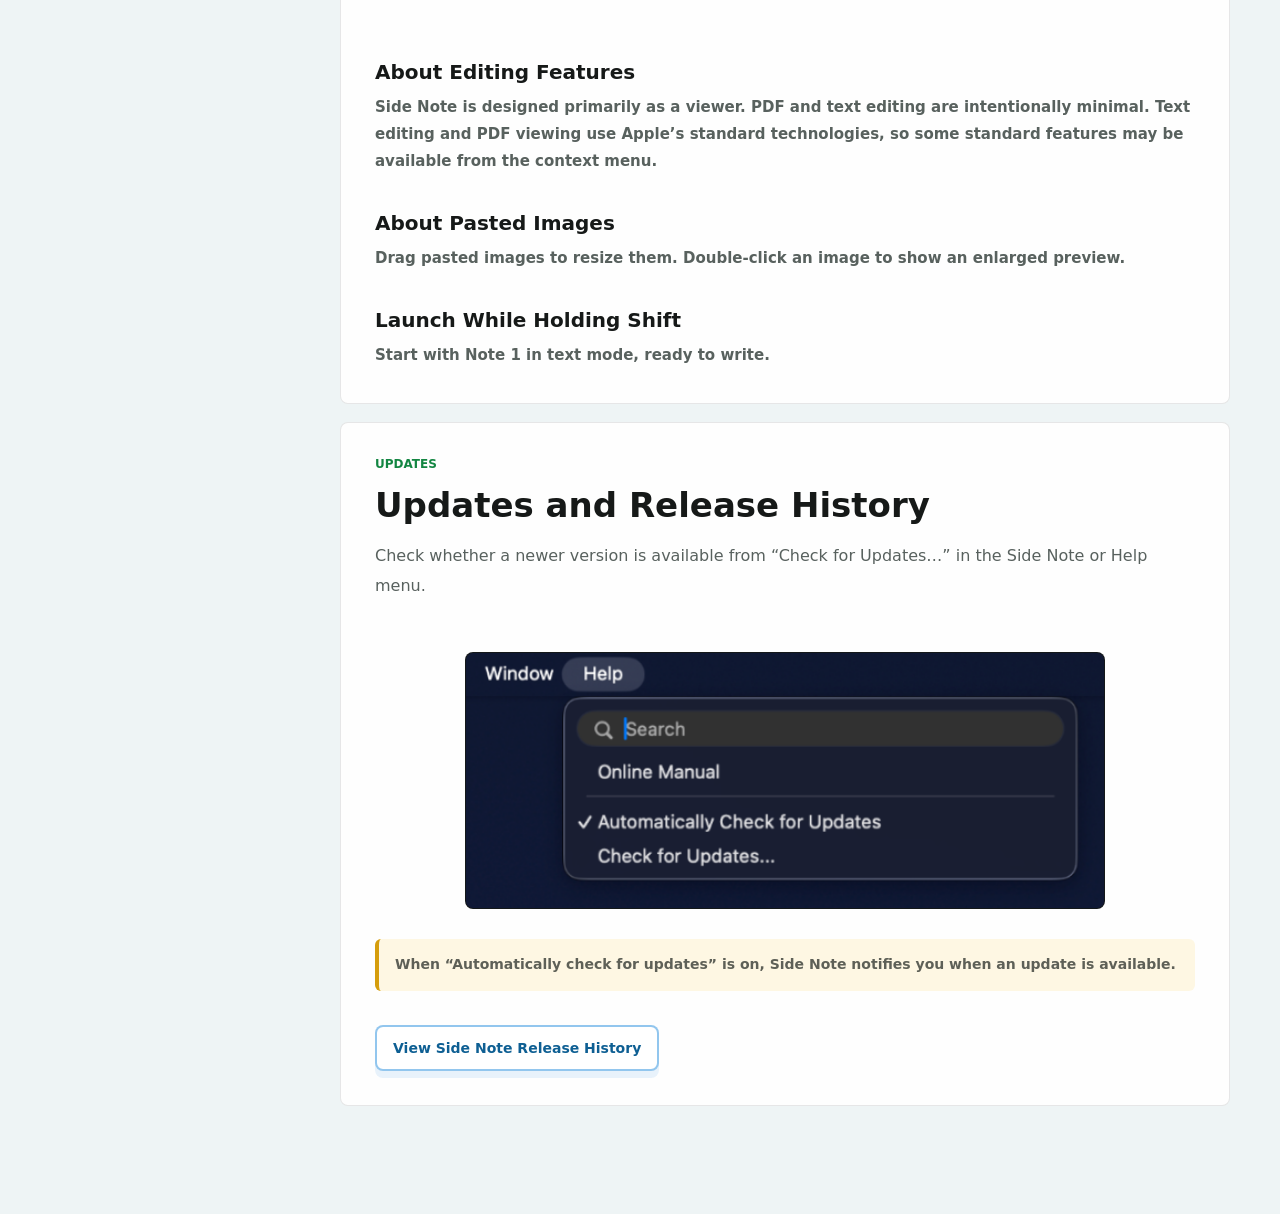
<file: en/side-note/manual/index.html>
<!doctype html>
<html lang="en">
  <head>
    <meta charset="utf-8">
    <meta name="viewport" content="width=device-width, initial-scale=1">
    <title>Side Note Web Manual | GAKKEY LAB</title>
    <meta name="description" content="The Side Note web manual: controls, shortcuts, AutoHide, saving, exporting, and RTC integration.">
    <link rel="canonical" href="https://lab.gakkey.com/en/side-note/manual/">
    <link rel="icon" type="image/png" sizes="512x512" href="/assets/gakkey-lab/favicon.png?v=3">
    <link rel="shortcut icon" href="/favicon.ico?v=3">
    <link rel="apple-touch-icon" sizes="180x180" href="/assets/gakkey-lab/apple-touch-icon.png?v=3">
    <link rel="stylesheet" href="../../../gakkey-lab.css">
    <script defer src="/analytics.js"></script>
  </head>
  <body class="manual-page">
    <header class="topbar">
      <a class="brand" href="../../" aria-label="GAKKEY LAB">
        <img src="../../../assets/gakkey-lab/logo.png" alt="GAKKEY LAB">
      </a>
      <div class="topbar-controls">
        <nav aria-label="Main navigation">
          <span class="nav-group nav-apps">
            <a href="../../#apps">Apps</a>
            <a href="../../manuals/" aria-current="page">Manuals</a>
            <a href="../../#download">Download</a>
          </span>
          <span class="nav-group nav-quick">
            <a href="../../quick-actions/">Quick Actions</a>
          </span>
        </nav>
        <div class="language-switch" aria-label="Language">
          <a href="../../../side-note/manual/" lang="ja">日本語</a>
          <a class="active" href="./" lang="en" aria-current="page">English</a>
        </div>
      </div>
    </header>

    <main class="manual-shell">
      <aside class="manual-toc" aria-label="Table of contents">
        <a class="manual-toc-brand" href="#">
          <img src="../../../assets/gakkey-lab/side-note-icon.png" alt="">
          <span>Side Note</span>
        </a>
        <nav>
          <span>Quick Manual</span>
          <a href="#overview">Overview</a>
          <a href="#control">Controls</a>
          <a href="#shortcuts">Shortcuts</a>
          <a href="#autohide">AutoHide</a>
          <a href="#save-load">Save and Load</a>
          <span>Detailed Manual</span>
          <a href="#package">Saved Data</a>
          <a href="#export">Export</a>
          <a href="#rtc">RTC Integration</a>
          <a href="#menu-bar">Menu Bar Controls</a>
          <a href="#viewer-notes">Notes</a>
          <a href="#updates">Release History</a>
        </nav>
      </aside>

      <div class="manual-content" id="top">
        <section class="manual-hero">
          <p class="eyebrow">Web Manual</p>
          <h1>Side Note<br>Manual</h1>
        </section>

        <section class="manual-section manual-section-stack" id="overview">
          <div class="manual-section-copy">
            <p class="eyebrow">Overview</p>
            <h2>Overview</h2>
            <p>
              Side Note is a macOS viewer that keeps text, PDFs, and images visible beside your workspace, even while you work in other apps.<br>
              Switch between three notes to keep the notes and reference materials you need close at hand.<br>
              Use it with any app—not only a DAW—to collect text and images while browsing the web or keep reference materials and PDFs visible while you work.<br>
              Each note can be used as either a text note or a PDF note.
            </p>
          </div>
          <div class="manual-point-list two-columns">
            <article><strong>Text Note</strong><span>Enter notes and other text, or paste images.</span></article>
            <article><strong>PDF Note</strong><span>Import a PDF directly and use the note as a viewer.</span></article>
          </div>
        </section>

        <section class="manual-section manual-section-stack" id="control">
          <div class="manual-section-copy">
            <p class="eyebrow">Control</p>
            <h2>Side Note Controls</h2>
            <p>
              Use the compact Side Note controls to show notes, use AutoHide, and manage files.
              The color of each note button shows its current display state.
            </p>
          </div>
          <figure class="manual-media medium">
            <img src="../../../assets/gakkey-lab/side-note-controlbar-en.png" alt="Side Note controls">
          </figure>
          <div class="manual-point-list">
            <article><strong>File menu</strong><span>Save, load, export, and perform other file operations.</span></article>
            <article><strong>AutoHide</strong><span>Automatically hide notes when they get in the way.</span></article>
            <article><strong>Notes 1 / 2 / 3</strong><span>Show or hide each note independently.</span></article>
          </div>
          <div class="manual-clear-callout">
            <div class="manual-detail-block">
              <h3>Delete a Note</h3>
              <p>Use the small × button in the upper-right corner to delete the note’s contents and return it to its default state.</p>
            </div>
            <figure class="manual-media">
              <img src="../../../assets/gakkey-lab/side-note-note-clear.png" alt="Delete a note’s contents with the × button and return it to its default state">
            </figure>
          </div>
        </section>

        <section class="manual-section manual-section-stack" id="shortcuts">
          <div class="manual-section-copy">
            <p class="eyebrow">Shortcuts</p>
            <h2>Shortcuts</h2>
            <p>Use shortcuts for note visibility and frequently used text and PDF operations.</p>
          </div>
          <div class="manual-shortcut-group">
            <h3>Show or Hide Notes</h3>
            <p class="manual-shortcut-description">The following three shortcuts are global shortcuts.<br>They show or hide Side Note notes even while you are working in another app.</p>
            <table class="manual-operation-table"><tbody>
              <tr><th>⌥ + F1</th><td>Show / hide Note 1</td></tr>
              <tr><th>⌥ + F2</th><td>Show / hide Note 2</td></tr>
              <tr><th>⌥ + F3</th><td>Show / hide Note 3</td></tr>
            </tbody></table>
          </div>
          <div class="manual-shortcut-group">
            <h3>Note Operation Shortcuts</h3>
            <p class="manual-shortcut-description">Background opacity applies to all notes.<br>PDF zoom and text size apply only to the selected note.</p>
            <table class="manual-operation-table"><tbody>
              <tr><th>⌥ + ⌘ + ]</th><td>Increase note background opacity</td></tr>
              <tr><th>⌥ + ⌘ + [</th><td>Decrease note background opacity</td></tr>
              <tr><th>⌥ + ⌘ + 0</th><td>Reset note background opacity</td></tr>
              <tr><th>⌘ + / ⌘ -</th><td>Change PDF zoom or text size</td></tr>
            </tbody></table>
          </div>
        </section>

        <section class="manual-section manual-section-stack" id="autohide">
          <div class="manual-section-copy">
            <p class="eyebrow">AutoHide</p>
            <h2>Use AutoHide</h2>
            <p>
              When AutoHide is on, move the pointer over a Side Note note and stop immediately while working in another app; the note slowly fades out.
              It does not activate while you are working in Side Note itself. Use it to temporarily hide notes while you work.
            </p>
          </div>
          <figure class="manual-media medium framed manual-video">
            <video autoplay muted loop playsinline preload="metadata" aria-label="A note fading out with AutoHide">
              <source src="../../../assets/gakkey-lab/side-note-autohide.mp4" type="video/mp4">
            </video>
          </figure>
          <table class="manual-operation-table wide"><tbody>
            <tr><th>AutoHide ON</th><td>Automatically hide a note when the pointer stops over it while you are using another app</td></tr>
            <tr><th>⌘ + Tab to Side Note</th><td>Restore every note hidden by AutoHide</td></tr>
          </tbody></table>
          <div class="manual-subsection">
            <h3>Temporarily Cancel AutoHide</h3>
            <p>You can temporarily cancel AutoHide without turning it off when you want to work with a note, such as when scrolling text or a PDF.</p>
            <table class="manual-operation-table"><tbody>
              <tr><th>Scroll</th><td>Scroll text or a PDF with the scroll wheel to cancel AutoHide</td></tr>
              <tr><th>Keep moving the pointer</th><td>Keep the pointer moving after entering the note instead of stopping immediately to cancel AutoHide</td></tr>
              <tr><th>⌘ key</th><td>Press the ⌘ key to cancel AutoHide</td></tr>
            </tbody></table>
            <p class="manual-note">
              Once cancelled, AutoHide does not run again just by stopping over the note. Move the pointer outside the note, then enter it again.<br>
              The pointer-movement and ⌘-key cancellation options can be turned on or off independently in Settings. Both are on by default.
            </p>
          </div>
        </section>

        <section class="manual-section manual-section-stack" id="save-load">
          <div class="manual-section-copy">
            <p class="eyebrow">Save</p>
            <h2>Save and Load</h2>
            <p>
              Side Note does not require you to create a document when it launches. Start using it immediately for temporary notes, then save any state you want to keep from the File menu.
            </p>
            <p>
              Save stores note contents along with the position of each note, visible PDF pages, note visibility, and other current Side Note state. Load restores that saved state.
            </p>
          </div>
          <table class="manual-operation-table wide"><tbody>
            <tr><th>Save</th><td>Save note contents together with their display state and positions</td></tr>
            <tr><th>Load</th><td>Restore saved contents, display state, positions, PDF pages, and more</td></tr>
          </tbody></table>
          <div class="manual-subsection">
            <h3>Quick Look</h3>
            <p>
              Select a Side Note package in Finder and press Space to inspect its contents with Quick Look.<br>
              You can quickly review saved notes without launching Side Note.<br>
              Side Note Quick Look also supports ZIP archives.
            </p>
            <figure class="manual-media large manual-quick-look-media">
              <img src="../../../assets/gakkey-lab/side-note-quick-look.png" alt="Quick Look previews of Side Note saved data and a ZIP archive">
            </figure>
          </div>
        </section>

        <section class="manual-section manual-section-stack" id="package">
          <div class="manual-section-copy">
            <p class="eyebrow">Detailed Manual</p>
            <h2>About Saved Data</h2>
            <p>
              Side Note saves data as a package. Text, pasted images, and imported PDFs are stored inside the package, so saved Side Note data can still be loaded after original images or PDFs have been moved or deleted.
            </p>
          </div>
          <div class="manual-point-list two-columns">
            <article><strong>Essential data stays in the package</strong><span>Text, pasted images, PDFs, and more are retained in the saved data, independent of their original locations.</span></article>
            <article><strong>Actual data remains available if needed</strong><span>Even if the package metadata is damaged and Side Note cannot load it normally, the individual text, images, PDFs, and other data remain inside the package.</span></article>
          </div>
          <p class="manual-note">In Finder, right-click a package and choose “Show Package Contents” to inspect the files stored inside.</p>
        </section>

        <section class="manual-section manual-section-stack" id="export">
          <div class="manual-section-copy">
            <p class="eyebrow">Export</p>
            <h2>Export</h2>
            <p>Export notes as PDF files or standalone HTML viewers.<br>Use the File menu in the menu bar.</p>
          </div>
          <div class="manual-subsection">
            <h3>Export the Selected Note as PDF</h3>
            <ul class="manual-bullet-list">
              <li>Export the currently selected note as a PDF.</li>
              <li>Text notes export their full contents, including pasted images, as one continuous PDF.</li>
              <li>PDF notes export their imported PDF as is.</li>
            </ul>
          </div>
          <div class="manual-subsection">
            <h3>Export a Standalone HTML Viewer</h3>
            <ul class="manual-bullet-list">
              <li>Export the contents of Notes 1–3 as one HTML file.</li>
              <li>Open the exported HTML in a browser on a Mac or Windows PC without Side Note installed.</li>
              <li>Use the browser’s print feature to print the selected note or save it as a PDF.</li>
              <li>Use it to share note contents with people who do not use Side Note.</li>
            </ul>
          </div>
          <p class="manual-note">Use standalone HTML to quickly share all three notes together, or PDF to share the selected note while preserving its appearance.</p>
        </section>

        <section class="manual-section manual-section-stack" id="rtc">
          <div class="manual-section-copy">
            <p class="eyebrow">RTC Integration</p>
            <h2>Relative Time Counter (RTC) Integration</h2>
            <p>With Relative Time Counter (RTC), you can use time expressions in text notes to locate the counter directly.<br>RTC version 2026.8.21 or later is required.</p>
          </div>
          <div class="manual-subsection">
            <h3>Locate RTC from Text</h3>
            <p>Hold ⌘ (Command) and place the pointer over a time expression in text; it turns into a green link.<br>Click the link to send that time to RTC and locate it.</p>
            <div class="manual-rtc-recognition">
              <div>
                <p class="manual-subsection-label">Examples of supported time expressions</p>
                <ul class="manual-bullet-list">
                  <li>1:23 / 01:23</li><li>1:23:45 / 01:23:45:12</li><li>15秒 / 1分 / 1分23秒</li><li>15s / 42sec</li><li>1m23s / 1min 23sec</li>
                </ul>
              </div>
              <figure class="manual-media manual-video">
                <video autoplay muted loop playsinline preload="metadata" aria-label="Time expressions being recognized as green links">
                  <source src="../../../assets/gakkey-lab/side-note-rtc-recognition.mp4" type="video/mp4">
                </video>
              </figure>
            </div>
            <p>Full-width digits and colons are also supported, as are semicolons and periods as separators.<br>RTC’s current settings determine the actual interpretation, including REL / ABS and frame handling.</p>
          </div>
          <div class="manual-subsection">
            <h3>Insert the RTC Time into a Note</h3>
            <p>Click the clock icon in a note’s title bar to insert RTC’s current counter time as text.<br>For example, if RTC displays 2:25, Side Note inserts 2:25 at the text cursor.<br>This is useful for recording noteworthy moments while reviewing a mix or edit, or for adding time references to a lyric sheet.</p>
          </div>
          <div class="manual-subsection">
            <h3>Add Writing Space</h3>
            <p>Select text, then click the table icon in the note title bar to convert it to a table and add a new column on the left. Use that column for notes, section names, or other annotations.</p>
            <p>Combined with RTC integration, use the clock icon to insert times alongside lyrics or an arrangement.</p>
            <p class="manual-subsection-label">Table context menu</p>
            <ul class="manual-bullet-list">
              <li>Add a memo column on the left</li><li>Delete the column containing the cursor</li><li>Show or hide table borders</li>
            </ul>
          </div>
        </section>

        <section class="manual-section manual-section-stack" id="menu-bar">
          <div class="manual-section-copy">
            <p class="eyebrow">Menu Bar</p>
            <h2>Show the controls in the menu bar</h2>
            <p>
              Right-click the control panel to move its controls to the menu bar. You can also switch from the View menu.
            </p>
            <p>
              You can also access the folder and Note 1–3 controls from the menu bar. Right-click to turn AutoHide on or off, return to the panel, or quit Side Note.
            </p>
            <p>
              Your selected display mode is retained after relaunching the app.
            </p>
          </div>
          <figure class="manual-media medium framed manual-video">
            <video autoplay muted loop playsinline preload="metadata" aria-label="Right-clicking the control panel to move its controls to the menu bar, then right-clicking the menu bar controls to return to the panel">
              <source src="../../../assets/gakkey-lab/side-note-menubar-control.mp4" type="video/mp4">
            </video>
          </figure>
        </section>

        <section class="manual-section manual-section-stack" id="viewer-notes">
          <div class="manual-section-copy">
            <p class="eyebrow">Notes</p>
            <h2>Notes</h2>
          </div>
          <div class="manual-subsection">
            <h3>About Editing Features</h3>
            <p>Side Note is designed primarily as a viewer. PDF and text editing are intentionally minimal. Text editing and PDF viewing use Apple’s standard technologies, so some standard features may be available from the context menu.</p>
          </div>
          <div class="manual-subsection">
            <h3>About Pasted Images</h3>
            <p>Drag pasted images to resize them. Double-click an image to show an enlarged preview.</p>
          </div>
          <div class="manual-subsection">
            <h3>Launch While Holding Shift</h3>
            <p>Start with Note 1 in text mode, ready to write.</p>
          </div>
        </section>

        <section class="manual-section manual-section-stack" id="updates">
          <div class="manual-section-copy">
            <p class="eyebrow">Updates</p>
            <h2>Updates and Release History</h2>
            <p>Check whether a newer version is available from “Check for Updates…” in the Side Note or Help menu.</p>
          </div>
          <figure class="manual-media medium framed">
            <img src="../../../assets/gakkey-lab/bridge-update-menu-en.png" alt="Side Note update menu">
          </figure>
          <p class="manual-note">When “Automatically check for updates” is on, Side Note notifies you when an update is available.</p>
          <a class="product-download manual-release-link" href="https://github.com/gakkeygakkey/gakkey-lab-site/releases?q=side-note&amp;expanded=true" target="_blank" rel="noopener">View Side Note Release History</a>
        </section>
      </div>
    </main>
  </body>
</html>
</file>
<file: gakkey-lab.css>
:root {
  color-scheme: light;
  --ink: #161918;
  --muted: #58615e;
  --paper: #f5f5ef;
  --panel: #ffffff;
  --green: #16d95b;
  --blue: #278ddd;
  --yellow: #ffd25a;
  --deep: #1b1f20;
  --line: rgba(22, 25, 24, 0.14);
  --shadow: 0 24px 64px rgba(31, 38, 35, 0.16);
}

* {
  box-sizing: border-box;
}

html {
  scroll-behavior: smooth;
}

body {
  margin: 0;
  color: var(--ink);
  background:
    linear-gradient(145deg, rgba(218, 239, 252, 0.82), transparent 30%),
    linear-gradient(24deg, rgba(117, 190, 238, 0.18), transparent 36%),
    var(--paper);
  font-family: Inter, ui-sans-serif, system-ui, -apple-system, BlinkMacSystemFont, "Segoe UI", sans-serif;
}

a {
  color: inherit;
  text-decoration: none;
}

img {
  max-width: 100%;
}

.topbar {
  position: sticky;
  top: 0;
  z-index: 20;
  display: flex;
  align-items: center;
  justify-content: space-between;
  min-height: 68px;
  padding: 0 28px;
  color: var(--ink);
  background: rgba(250, 252, 249, 0.9);
  border-bottom: 2px solid rgba(39, 141, 221, 0.28);
  backdrop-filter: blur(18px);
}

.brand,
.topbar nav,
.topbar-controls,
.language-switch,
.product-title,
.manual-actions {
  display: flex;
  align-items: center;
}

.brand {
  padding: 4px 0;
}

.brand img {
  display: block;
  width: 190px;
  height: auto;
  object-fit: contain;
}

.topbar nav {
  gap: 16px;
  color: #4d595d;
  font-size: 13px;
  font-weight: 700;
}

.nav-group {
  position: relative;
  display: inline-flex;
  align-items: center;
  gap: 20px;
  min-height: 34px;
}

.nav-quick {
  padding-left: 18px;
}

.nav-quick::before {
  content: "";
  position: absolute;
  left: 0;
  top: 8px;
  bottom: 8px;
  width: 2px;
  background: linear-gradient(180deg, rgba(39, 141, 221, 0.15), rgba(39, 141, 221, 0.58));
  border-radius: 999px;
}

.topbar nav a {
  position: relative;
  display: inline-flex;
  align-items: center;
  min-height: 34px;
  padding: 0;
}

.topbar nav a:hover {
  color: var(--blue);
}

.topbar nav a[aria-current="page"] {
  color: #176fa9;
}

.topbar nav a[aria-current="page"]::after {
  content: "";
  position: absolute;
  left: 0;
  right: 0;
  bottom: 3px;
  height: 2px;
  background: linear-gradient(90deg, #176fa9, #58bde8);
  border-radius: 999px;
}

.topbar-controls {
  gap: 20px;
}

.language-switch {
  flex: 0 0 auto;
  gap: 3px;
  padding: 3px;
  background: #edf5f8;
  border: 1px solid rgba(39, 141, 221, 0.22);
  border-radius: 7px;
}

.language-switch a {
  padding: 6px 8px;
  color: #687377;
  border-radius: 5px;
  font-size: 11px;
  font-weight: 800;
}

.language-switch a:hover {
  color: var(--blue);
}

.language-switch a.active {
  color: #176fa9;
  background: white;
  box-shadow: 0 1px 5px rgba(31, 38, 35, 0.1);
}

.hero {
  position: relative;
  isolation: isolate;
  overflow: hidden;
  min-height: min(460px, calc(76vh - 68px));
  display: grid;
  grid-template-columns: 1fr;
  align-items: center;
  align-content: center;
  padding: 64px 0 54px;
}

.hero::before {
  content: "";
  position: absolute;
  inset: 0;
  z-index: -2;
  background-image: url("assets/gakkey-lab/hero-protools.png");
  background-repeat: no-repeat;
  background-position: 74% 0;
  background-size: 120% auto;
  opacity: 0.4;
  filter: saturate(0.72) contrast(0.86);
}

.hero-content {
  position: relative;
  z-index: 1;
  width: min(1180px, calc(100% - 44px));
  max-width: 1080px;
  margin: 0 auto;
  min-width: 0;
  text-align: center;
}

.eyebrow {
  margin: 0 0 14px;
  color: #138642;
  font-size: 12px;
  font-weight: 900;
  letter-spacing: 0;
  text-transform: uppercase;
}

.hero .eyebrow {
  color: #147ec2;
}

.bridge-section .eyebrow {
  color: #ffc75e;
}

h1,
h2,
h3,
p {
  margin-top: 0;
}

h1 {
  max-width: 1040px;
  margin-left: auto;
  margin-right: auto;
  margin-bottom: 20px;
  font-size: clamp(44px, 4.8vw, 58px);
  line-height: 1.02;
  letter-spacing: 0;
}

h1 span {
  white-space: nowrap;
}

.lead {
  max-width: 760px;
  margin-left: auto;
  margin-right: auto;
  margin-bottom: 0;
  color: #39413e;
  font-size: 18px;
  line-height: 1.75;
}

.hero::before {
  opacity: 0.75;
}

.hero::after {
  content: "";
  position: absolute;
  inset: 0;
  z-index: -1;
  background: rgba(8, 14, 17, 0.55);
}

.hero h1 {
  color: #fff;
  text-shadow: 0 2px 18px rgba(0, 0, 0, 0.28);
}

.hero .eyebrow {
  color: #63c4ff;
}

.hero .lead {
  color: rgba(255, 255, 255, 0.9);
  text-shadow: 0 1px 12px rgba(0, 0, 0, 0.34);
}

@media (prefers-reduced-motion: no-preference) {
  .hero::before {
    transform: translate3d(0, var(--hero-shift, 0px), 0) scale(var(--hero-zoom, 1.2));
    transform-origin: 74% 0;
    will-change: transform;
  }
}

.tool-showcase {
  background: white;
  border-top: 1px solid rgba(23, 111, 169, 0.16);
  border-bottom: 1px solid rgba(23, 111, 169, 0.12);
  padding: 56px 0 52px;
}

.tool-showcase-inner {
  width: min(1180px, calc(100% - 44px));
  margin: 0 auto;
}

.tool-showcase .eyebrow {
  margin-bottom: 22px;
  color: #147ec2;
  text-align: center;
}

.hero-actions {
  display: flex;
  flex-wrap: wrap;
  justify-content: center;
  gap: 12px;
}

.hero-app-grid {
  width: min(980px, 100%);
  margin: 0 auto;
  display: grid;
  grid-template-columns: repeat(4, minmax(0, 1fr));
  gap: 18px;
}

.hero-app-grid .app-card {
  min-height: 212px;
  grid-template-columns: 1fr;
  gap: 13px;
  padding: 20px;
  color: #101818;
  background: rgba(255, 255, 255, 0.96);
  border-color: rgba(39, 141, 221, 0.18);
  box-shadow: 0 22px 46px rgba(42, 55, 58, 0.08);
}

.hero-app-grid .app-card.featured-card {
  color: #101818;
  background: rgba(255, 255, 255, 0.96);
  border-color: rgba(39, 141, 221, 0.18);
}

.hero-app-grid .app-card.rtc-card {
  color: #101818;
  background: rgba(255, 255, 255, 0.96);
  border-color: rgba(39, 141, 221, 0.18);
}

.hero-app-grid .app-card.note-card {
  background: rgba(255, 255, 255, 0.96);
  border-color: rgba(39, 141, 221, 0.18);
}

.hero-app-grid .app-card.quick-card {
  background: rgba(255, 255, 255, 0.96);
}

.hero-app-grid .app-card h3 {
  min-height: 46px;
  margin-bottom: 8px;
  font-size: 21px;
}

.hero-app-grid .app-card img {
  width: 64px;
  height: 64px;
  border-radius: 16px;
}

.hero-app-grid .app-card .quick-action-icon {
  width: 74px;
  height: 56px;
}

.hero-app-grid .app-card .app-kind {
  color: var(--blue);
  font-size: 10px;
}

.hero-app-grid .app-card p {
  font-size: 14px;
  line-height: 1.55;
}

.hero-app-grid .featured-card p,
.hero-app-grid .rtc-card p {
  color: var(--muted);
}

.hero-button {
  display: inline-flex;
  align-items: center;
  justify-content: center;
  min-height: 48px;
  padding: 0 20px;
  color: #161400;
  background: var(--yellow);
  border: 2px solid #d59d0c;
  border-radius: 8px;
  box-shadow: 0 9px 0 rgba(213, 157, 12, 0.28);
  font-weight: 900;
}

.secondary-button {
  color: #176fa9;
  background: white;
  border-color: rgba(39, 141, 221, 0.44);
  box-shadow: none;
}

.lab-board {
  position: relative;
  min-height: 540px;
  overflow: hidden;
  background:
    linear-gradient(145deg, rgba(255, 255, 255, 0.82), rgba(225, 242, 252, 0.84)),
    white;
  border: 1px solid var(--line);
  border-radius: 8px;
  box-shadow: var(--shadow);
}

.lab-board::before {
  content: "";
  position: absolute;
  inset: 42px;
  border: 1px solid rgba(26, 39, 44, 0.07);
  border-radius: 16px;
  background:
    linear-gradient(90deg, rgba(255, 255, 255, 0.52), rgba(255, 255, 255, 0)),
    radial-gradient(circle at 76% 12%, rgba(255, 200, 94, 0.18), transparent 34%);
}

.board-card {
  position: absolute;
  display: grid;
  gap: 12px;
  padding: 22px;
  border-radius: 14px;
  box-shadow: 0 24px 46px rgba(45, 47, 42, 0.16);
}

.board-card img {
  display: block;
}

.board-card span {
  font-size: 13px;
  font-weight: 900;
}

.board-card strong {
  font-size: 30px;
  line-height: 1;
}

.board-bridge {
  top: 62px;
  left: 12%;
  width: 40%;
  min-height: 220px;
  color: #ffe2a4;
  background:
    radial-gradient(circle at 76% 14%, rgba(255, 190, 84, 0.26), transparent 36%),
    linear-gradient(145deg, #0d1010, #271b0e);
  border: 1px solid rgba(255, 190, 84, 0.22);
  transform: rotate(-1.5deg);
}

.board-bridge img {
  width: 82px;
  height: 82px;
  border-radius: 20px;
  filter: drop-shadow(0 0 18px rgba(255, 196, 92, 0.16));
}

.board-rtc {
  right: 8%;
  top: 128px;
  width: 39%;
  min-height: 220px;
  color: var(--green);
  background:
    radial-gradient(circle at 76% 14%, rgba(38, 244, 88, 0.16), transparent 36%),
    #111918;
  border: 1px solid rgba(38, 244, 88, 0.18);
  transform: rotate(1.5deg);
  z-index: 2;
}

.board-rtc img,
.board-note img {
  width: 82px;
  height: 82px;
  border-radius: 20px;
}

.board-note {
  left: 28%;
  bottom: 52px;
  width: 34%;
  min-height: 205px;
  background: #fbfdff;
  border: 1px solid rgba(38, 176, 205, 0.16);
  transform: rotate(-0.5deg);
}

.board-note span,
.board-note strong {
  color: #168fb3;
}

.board-quick {
  right: 10%;
  bottom: 34px;
  width: 27%;
  min-height: 150px;
  color: #176fa9;
  background: rgba(255, 255, 255, 0.92);
  border: 1px solid rgba(39, 141, 221, 0.18);
  transform: rotate(1deg);
  z-index: 1;
}

.board-quick img {
  width: 78px;
  height: 58px;
  object-fit: contain;
  filter: drop-shadow(0 12px 18px rgba(21, 89, 140, 0.16));
}

.board-quick strong {
  color: #176fa9;
  font-size: 24px;
}

.app-overview,
.product,
.manuals,
.download {
  width: min(1120px, calc(100% - 44px));
  margin-left: auto;
  margin-right: auto;
}

#apps,
#bridge-meter,
#rtc,
#side-note,
#manuals,
#download,
#download-bridge-meter,
#download-relative-time-counter,
#download-side-note {
  scroll-margin-top: 92px;
}

.app-overview {
  display: none;
  padding: 96px 0;
}

.app-overview .app-grid {
  margin-top: 0;
}

.section-heading {
  max-width: 720px;
  margin-bottom: 32px;
}

.section-heading h2,
.product h2,
.download h2 {
  margin-bottom: 16px;
  font-size: clamp(32px, 4.7vw, 58px);
  line-height: 1.1;
  letter-spacing: 0;
}

.download h2 {
  font-size: clamp(32px, 4vw, 52px);
}

.section-heading > p:not(.eyebrow),
.product-intro,
.split-copy > p,
.detail-copy > p,
.plugin-strip p,
.download p {
  color: var(--muted);
  line-height: 1.85;
}

.app-grid {
  display: grid;
  grid-template-columns: repeat(3, minmax(0, 1fr));
  gap: 18px;
}

.app-card {
  min-height: 228px;
  display: grid;
  grid-template-columns: 78px 1fr;
  align-content: start;
  gap: 20px;
  padding: 24px;
  background: white;
  border: 1px solid var(--line);
  border-radius: 8px;
  box-shadow: var(--shadow);
}

.app-card:hover {
  transform: translateY(-2px);
}

.app-card.featured-card {
  color: white;
  background:
    radial-gradient(circle at 84% 10%, rgba(255, 190, 84, 0.34), transparent 36%),
    radial-gradient(circle at 18% 20%, rgba(255, 220, 150, 0.1), transparent 28%),
    linear-gradient(145deg, #0c0f0f, #1c1912 58%, #352511);
  border-color: rgba(255, 190, 84, 0.28);
  box-shadow:
    0 26px 54px rgba(45, 47, 42, 0.18),
    inset 0 0 0 1px rgba(255, 210, 128, 0.04);
}

.app-card.rtc-card {
  color: #f4faf6;
  background:
    radial-gradient(circle at 86% 12%, rgba(38, 244, 88, 0.14), transparent 34%),
    linear-gradient(145deg, #09110f, #18231f);
  border-color: rgba(38, 244, 88, 0.18);
}

.app-card.note-card {
  background:
    radial-gradient(circle at 96% 4%, rgba(38, 176, 205, 0.045), transparent 34%),
    #fbfdff;
  border-color: rgba(38, 176, 205, 0.16);
}

.app-card.quick-card {
  background:
    radial-gradient(circle at 88% 10%, rgba(39, 141, 221, 0.09), transparent 34%),
    #ffffff;
  border-color: rgba(39, 141, 221, 0.18);
}

.app-card img {
  width: 78px;
  height: 78px;
  border-radius: 18px;
}

.app-card .quick-action-icon {
  object-fit: contain;
  border-radius: 0;
  filter: drop-shadow(0 12px 18px rgba(21, 89, 140, 0.16));
}

.featured-card img {
  filter: drop-shadow(0 0 18px rgba(255, 196, 92, 0.16));
}

.app-card h3 {
  margin: 4px 0 10px;
  font-size: 24px;
  line-height: 1.16;
}

.app-card p {
  margin-bottom: 0;
  color: var(--muted);
  line-height: 1.7;
}

.featured-card p {
  color: rgba(255, 255, 255, 0.7);
}

.rtc-card p {
  color: rgba(255, 255, 255, 0.7);
}

.app-kind {
  color: #16813e;
  font-size: 11px;
  font-weight: 900;
  text-transform: uppercase;
}

.featured-card .app-kind {
  color: #ffc75e;
}

.rtc-card .app-kind {
  color: var(--green);
}

.note-card .app-kind {
  color: #168fb3;
}

.quick-card .app-kind {
  color: var(--blue);
}

.hero-app-grid .app-card .app-kind {
  color: var(--blue);
}

.quick-action-mark {
  position: relative;
  display: block;
  width: 78px;
  height: 78px;
  border-radius: 18px;
  background:
    linear-gradient(180deg, #55c7f2, #198bd2 48%, #1377bd);
  box-shadow:
    inset 0 -8px 0 rgba(0, 0, 0, 0.08),
    0 12px 24px rgba(21, 89, 140, 0.18);
}

.quick-action-mark::before {
  content: "";
  position: absolute;
  left: 9px;
  top: 9px;
  width: 30px;
  height: 10px;
  background: #7fd5f6;
  border-radius: 6px 6px 0 0;
}

.quick-action-mark i {
  position: absolute;
  width: 36px;
  height: 26px;
  border: 2px solid rgba(30, 39, 44, 0.12);
  border-radius: 5px;
  box-shadow: 0 3px 6px rgba(31, 38, 35, 0.16);
}

.quick-action-mark i:nth-child(1) {
  left: 11px;
  top: 21px;
  background: #f48ea1;
}

.quick-action-mark i:nth-child(2) {
  left: 23px;
  top: 31px;
  background: #9ee987;
}

.quick-action-mark i:nth-child(3) {
  left: 33px;
  top: 42px;
  background: #ffe16c;
}

.product {
  margin-bottom: 92px;
  padding: 42px;
  border: 1px solid var(--line);
  border-radius: 8px;
}

.bridge-section {
  margin-top: 60px;
  color: white;
  background:
    radial-gradient(circle at 88% 3%, rgba(255, 189, 86, 0.15), transparent 24%),
    var(--deep);
}

.product-heading {
  display: grid;
  grid-template-columns: 1.05fr 0.95fr;
  gap: 44px;
  align-items: end;
  margin-bottom: 42px;
}

.product-title {
  align-items: flex-start;
  gap: 20px;
}

.product-title img {
  width: 96px;
  height: 96px;
  border-radius: 22px;
  flex: 0 0 auto;
}

.product-title h2 {
  margin-bottom: 0;
}

.bridge-section .product-intro,
.bridge-section .detail-copy > p,
.bridge-section .plugin-strip p {
  color: rgba(255, 255, 255, 0.7);
}

.bridge-section .product-title h2 {
  font-size: clamp(32px, 4vw, 50px);
}

.protools-showcase {
  margin: 0 0 42px;
  overflow: hidden;
  background: #111516;
  border: 1px solid rgba(255, 255, 255, 0.14);
  border-radius: 8px;
}

.protools-showcase img {
  display: block;
  width: 100%;
  height: auto;
}

.meter-modes {
  display: grid;
  grid-template-columns: repeat(3, minmax(0, 1fr));
  gap: 16px;
  margin-bottom: 48px;
}

.meter-modes figure {
  margin: 0;
  overflow: hidden;
  background: #111516;
  border: 1px solid rgba(255, 255, 255, 0.12);
  border-radius: 8px;
}

.meter-modes figure img {
  display: block;
  width: 100%;
  min-height: 136px;
  object-fit: cover;
  object-position: center;
}

.meter-modes figure:nth-child(3) img {
  object-position: 25% center;
}

.meter-modes figcaption {
  display: grid;
  gap: 6px;
  padding: 17px;
}

.meter-modes figcaption strong {
  font-size: 18px;
}

.meter-modes figcaption span {
  color: rgba(255, 255, 255, 0.62);
  font-size: 13px;
  line-height: 1.5;
}

.bridge-detail {
  display: grid;
  grid-template-columns: 1.12fr 0.88fr;
  gap: 34px;
  align-items: center;
}

.detail-shot,
.window-shot {
  margin: 0;
}

.detail-shot img,
.window-shot img {
  display: block;
  width: 100%;
  height: auto;
}

.detail-shot {
  padding: 10px;
  background: #111516;
  border: 1px solid rgba(255, 255, 255, 0.12);
  border-radius: 8px;
}

.detail-copy h3,
.plugin-strip h3 {
  margin-bottom: 12px;
  font-size: 30px;
  line-height: 1.2;
}

.feature-tags {
  display: flex;
  flex-wrap: wrap;
  gap: 9px;
  margin-top: 24px;
}

.feature-tags span {
  padding: 9px 11px;
  color: #f7d69e;
  background: rgba(255, 255, 255, 0.06);
  border: 1px solid rgba(255, 214, 158, 0.18);
  border-radius: 7px;
  font-size: 12px;
  font-weight: 800;
}

.plugin-strip {
  display: grid;
  grid-template-columns: minmax(260px, 0.8fr) 1fr;
  gap: 28px;
  align-items: center;
  margin-top: 44px;
  padding-top: 34px;
  border-top: 1px solid rgba(255, 255, 255, 0.12);
}

.plugin-strip img {
  width: 100%;
}

.split-product {
  display: grid;
  grid-template-columns: 1fr 0.92fr;
  gap: 48px;
  align-items: center;
  background: white;
}

.rtc-section {
  color: rgba(255, 255, 255, 0.84);
  background:
    radial-gradient(circle at 18% 12%, rgba(38, 244, 88, 0.13), transparent 32%),
    linear-gradient(145deg, #101615, #1a2422);
}

.rtc-section .eyebrow {
  color: var(--green);
}

.rtc-section h2,
.rtc-section h3 {
  color: #f4faf6;
}

.rtc-section p,
.rtc-section .plain-features li {
  color: rgba(255, 255, 255, 0.74);
}

.rtc-section .system-requirements {
  color: rgba(255, 255, 255, 0.72);
  background: rgba(255, 255, 255, 0.06);
  border-left-color: var(--green);
}

.rtc-section .system-requirements strong {
  color: var(--green);
}

.rtc-section .product-download {
  color: #0d1a13;
  background: var(--green);
  border-color: rgba(38, 244, 88, 0.72);
  box-shadow: 0 7px 0 rgba(38, 244, 88, 0.18);
}

.rtc-section .window-shot {
  background: #08100e;
  border: 1px solid rgba(38, 244, 88, 0.14);
}

.note-section {
  grid-template-columns: 0.82fr 1.18fr;
  background: #eef7fd;
}

.note-section .eyebrow {
  color: #168fb3;
}

.note-section .plain-features li::before {
  background: #16b4d8;
}

.compact-title {
  margin-bottom: 24px;
}

.compact-title img {
  width: 78px;
  height: 78px;
  border-radius: 18px;
}

.compact-title h2 {
  font-size: clamp(30px, 4vw, 50px);
}

.plain-features {
  display: grid;
  gap: 11px;
  margin: 26px 0 0;
  padding: 0;
  list-style: none;
}

.plain-features li {
  position: relative;
  padding-left: 22px;
  color: #38413e;
  line-height: 1.6;
}

.plain-features li::before {
  content: "";
  position: absolute;
  left: 0;
  top: 0.65em;
  width: 8px;
  height: 8px;
  background: var(--green);
  border-radius: 50%;
}

.system-requirements {
  display: grid;
  gap: 4px;
  margin-top: 24px;
  padding: 13px 15px;
  color: #46514d;
  background: #eef7fd;
  border-left: 3px solid var(--blue);
  border-radius: 0 6px 6px 0;
  font-size: 13px;
  line-height: 1.55;
}

.system-requirements strong {
  color: #176fa9;
  font-size: 11px;
  letter-spacing: 0;
  text-transform: uppercase;
}

.dark-requirements {
  color: rgba(255, 255, 255, 0.72);
  background: rgba(255, 255, 255, 0.06);
  border-left-color: #f7d69e;
}

.bridge-section .plugin-strip p.dark-requirements {
  color: rgba(255, 255, 255, 0.72);
}

.dark-requirements strong {
  color: #f7d69e;
}

.product-download {
  display: inline-flex;
  align-items: center;
  gap: 12px;
  min-height: 46px;
  margin-top: 28px;
  padding: 0 16px;
  color: #0e5f93;
  background: white;
  border: 2px solid rgba(39, 141, 221, 0.5);
  border-radius: 8px;
  font-size: 14px;
  font-weight: 900;
  box-shadow: 0 7px 0 rgba(39, 141, 221, 0.1);
}

.system-requirements + .product-download {
  display: flex;
  width: fit-content;
  margin-top: 10px;
}

.latest-update {
  display: grid;
  gap: 3px;
  margin-top: 10px;
  color: #46514d;
  font-size: 13px;
  line-height: 1.55;
}

.latest-update strong {
  color: var(--green);
  font-size: 11px;
}

.dark-update {
  color: rgba(255, 255, 255, 0.72);
}

.dark-update strong {
  color: #f7d69e;
}

.latest-update + .product-download {
  display: flex;
  width: fit-content;
  margin-top: 10px;
}

.product-download:hover {
  color: white;
  background: var(--blue);
  border-color: var(--blue);
  transform: translateY(-2px);
}

.product-download small {
  padding-left: 12px;
  color: inherit;
  border-left: 1px solid currentColor;
  font-size: 11px;
  opacity: 0.72;
}

.dark-download {
  color: #f7d69e;
  background: rgba(255, 255, 255, 0.06);
  border-color: rgba(255, 214, 158, 0.4);
  box-shadow: none;
}

.dark-download:hover {
  color: #161400;
  background: var(--yellow);
  border-color: var(--yellow);
}

.window-shot {
  display: grid;
  place-items: center;
  min-height: 430px;
  padding: 20px;
  background: #202426;
  border-radius: 8px;
  overflow: hidden;
}

.window-shot img {
  max-height: 520px;
  object-fit: contain;
}

.note-shot {
  background: #dbe9f2;
}

.manuals {
  padding: 10px 0 96px;
}

.manual-index {
  min-height: calc(100vh - 76px);
  padding-top: 120px;
}

.manual-grid {
  display: grid;
  grid-template-columns: repeat(3, minmax(0, 1fr));
  gap: 18px;
}

.manual-grid article {
  min-height: 0;
  display: grid;
  grid-template-columns: 52px minmax(0, 1fr);
  grid-template-rows: auto auto;
  align-items: flex-start;
  column-gap: 16px;
  row-gap: 12px;
  padding: 18px;
  background: white;
  border: 1px solid var(--line);
  border-radius: 8px;
}

.manual-grid article img {
  grid-row: 1 / 3;
  width: 52px;
  height: 52px;
  border-radius: 12px;
}

.manual-grid h3 {
  min-height: 2.4em;
  margin-bottom: 0;
  font-size: 19px;
  line-height: 1.2;
}

.manual-actions {
  flex-wrap: wrap;
  gap: 8px;
  margin-top: 0;
}

.manual-actions a {
  display: inline-flex;
  align-items: center;
  min-height: 34px;
  padding: 0 11px;
  background: #eef4f0;
  border: 1px solid var(--line);
  border-radius: 7px;
  font-size: 13px;
  font-weight: 800;
}

.footer {
  min-height: 120px;
  display: flex;
  align-items: center;
  justify-content: space-between;
  gap: 24px;
  padding: 30px;
  color: #5b676b;
  background: #edf5f8;
  border-top: 2px solid rgba(39, 141, 221, 0.28);
  font-size: 13px;
}

.footer img {
  width: 230px;
  height: auto;
  opacity: 0.9;
}

.footer-meta {
  display: flex;
  align-items: flex-end;
  flex-direction: column;
  gap: 10px;
  text-align: right;
}

.footer-links {
  display: flex;
  flex-wrap: wrap;
  justify-content: flex-end;
  gap: 8px 18px;
}

.footer-links a {
  color: #5b676b;
  text-decoration: underline;
  text-underline-offset: 3px;
}

.footer-links a:hover {
  color: var(--blue);
}

.manual-page {
  background: #eef4f5;
}

.manual-shell {
  display: grid;
  grid-template-columns: 248px minmax(0, 1fr);
  gap: 42px;
  width: min(1180px, calc(100% - 56px));
  margin: 0 auto;
  padding: 46px 0 90px;
}

.manual-toc {
  position: sticky;
  top: 114px;
  align-self: start;
  max-height: calc(100vh - 140px);
  overflow-y: auto;
  padding: 18px;
  background: rgba(255, 255, 255, 0.72);
  border: 1px solid rgba(22, 25, 24, 0.1);
  border-radius: 8px;
}

.manual-toc-brand {
  display: flex;
  align-items: center;
  gap: 12px;
  margin-bottom: 20px;
  font-weight: 900;
}

.manual-toc-brand img {
  width: 42px;
  height: 42px;
}

.manual-toc nav {
  display: grid;
  gap: 2px;
}

.manual-toc nav span {
  margin: 16px 8px 6px;
  color: #176fa9;
  font-size: 12px;
  font-weight: 900;
  letter-spacing: 0.04em;
  text-transform: uppercase;
}

.manual-toc nav span:first-child {
  margin-top: 0;
}

.manual-toc nav span:not(:first-child) {
  padding-top: 16px;
  border-top: 1px solid rgba(22, 25, 24, 0.13);
}

.manual-toc nav a {
  padding: 10px 8px;
  color: #4e5b5b;
  border-radius: 6px;
  font-size: 14px;
  font-weight: 800;
}

.manual-toc nav a:hover {
  color: var(--blue);
  background: rgba(39, 141, 221, 0.08);
}

.manual-content {
  min-width: 0;
}

.manual-hero {
  margin-bottom: 24px;
  padding: 42px;
  color: white;
  background:
    radial-gradient(circle at 84% 12%, rgba(255, 210, 90, 0.22), transparent 32%),
    linear-gradient(135deg, #151819, #202926);
  border-radius: 8px;
  box-shadow: var(--shadow);
}

.manual-hero h1 {
  max-width: 760px;
  margin-bottom: 20px;
  font-size: 56px;
  line-height: 1;
}

.manual-hero p:not(.eyebrow) {
  max-width: 760px;
  color: rgba(255, 255, 255, 0.76);
  font-size: 18px;
  line-height: 1.9;
}

.manual-section {
  scroll-margin-top: 110px;
  display: grid;
  grid-template-columns: minmax(0, 1fr) minmax(260px, 0.58fr);
  gap: 34px;
  align-items: center;
  margin-bottom: 18px;
  padding: 34px;
  background: rgba(255, 255, 255, 0.9);
  border: 1px solid rgba(22, 25, 24, 0.1);
  border-radius: 8px;
}

.manual-section-stack {
  align-items: start;
}

.manual-section-stack .manual-section-copy {
  grid-column: span 2;
}

.manual-section-placeholder {
  grid-template-columns: 1fr;
  background: rgba(255, 255, 255, 0.62);
  border-style: dashed;
}

.manual-section-placeholder h2,
.manual-section-placeholder .manual-section-copy > p:not(.eyebrow) {
  max-width: 760px;
}

.manual-section:target {
  animation: manual-target-flash 2.3s ease-out 0.6s;
}

@keyframes manual-target-flash {
  0% {
    border-color: rgba(22, 25, 24, 0.1);
    box-shadow: none;
  }

  12% {
    border-color: rgba(39, 141, 221, 0.86);
    box-shadow:
      0 0 0 6px rgba(39, 141, 221, 0.24),
      0 18px 48px rgba(39, 141, 221, 0.24);
  }

  30% {
    border-color: rgba(22, 25, 24, 0.1);
    box-shadow: none;
  }

  46% {
    border-color: rgba(39, 141, 221, 0.8);
    box-shadow:
      0 0 0 6px rgba(39, 141, 221, 0.2),
      0 18px 48px rgba(39, 141, 221, 0.2);
  }

  64% {
    border-color: rgba(22, 25, 24, 0.1);
    box-shadow: none;
  }

  78% {
    border-color: rgba(39, 141, 221, 0.78);
    box-shadow:
      0 0 0 6px rgba(39, 141, 221, 0.18),
      0 18px 48px rgba(39, 141, 221, 0.18);
  }

  100% {
    border-color: rgba(22, 25, 24, 0.1);
    box-shadow: none;
  }
}

.manual-section h2 {
  margin-bottom: 16px;
  font-size: 34px;
  line-height: 1.18;
}

.manual-section-copy > p:not(.eyebrow) {
  color: var(--muted);
  font-size: 16px;
  line-height: 1.9;
}

.manual-media {
  margin: 0;
}

.manual-media img,
.manual-media video {
  display: block;
  width: 100%;
  height: auto;
}

.manual-video video {
  background: #eef0f2;
}

.manual-media.compact {
  justify-self: end;
}

.manual-media.compact img,
.manual-media.compact video {
  width: 246px;
}

.manual-media.framed {
  overflow: hidden;
  background: #151819;
  border: 1px solid rgba(22, 25, 24, 0.12);
  border-radius: 8px;
}

.manual-media.wide {
  grid-column: span 2;
}

.manual-media.medium {
  grid-column: span 2;
  justify-self: center;
  width: min(640px, 100%);
}

.manual-plugin-lamp {
  margin: 18px 0;
}

.manual-media.large {
  grid-column: span 2;
  justify-self: center;
  width: min(900px, 100%);
}

.manual-operation-row {
  grid-column: span 2;
  display: grid;
  grid-template-columns: minmax(0, 1fr) auto;
  gap: 24px;
  align-items: center;
}

.manual-operation-table {
  width: 100%;
  margin-top: 0;
  border-collapse: collapse;
  font-size: 15px;
}

.manual-operation-table.wide {
  grid-column: span 2;
}

.manual-shortcut-group {
  grid-column: span 2;
}

.manual-details {
  grid-column: span 2;
  overflow: hidden;
  border: 1px solid rgba(39, 141, 221, 0.2);
  border-radius: 8px;
  background: #f6fafb;
}

.manual-details summary {
  padding: 17px 20px;
  color: #176fa9;
  cursor: pointer;
  font-size: 15px;
  font-weight: 900;
}

.manual-details[open] summary {
  border-bottom: 1px solid rgba(22, 25, 24, 0.1);
}

.manual-details-content {
  display: grid;
  gap: 30px;
  padding: 24px;
}

.manual-setup-step {
  display: grid;
  gap: 16px;
}

.manual-setup-step + .manual-setup-step {
  padding-top: 30px;
  border-top: 1px solid rgba(22, 25, 24, 0.12);
}

.manual-setup-step > div > span {
  display: inline-grid;
  place-items: center;
  min-width: 28px;
  height: 28px;
  margin-bottom: 8px;
  padding: 0 7px;
  color: white;
  background: #176fa9;
  border-radius: 999px;
  font-size: 13px;
  font-weight: 900;
}

.manual-setup-step h3 {
  margin: 0 0 8px;
  font-size: 20px;
}

.manual-setup-step p {
  margin: 0 0 8px;
  color: var(--muted);
  font-size: 15px;
  line-height: 1.8;
  font-weight: 700;
}

.manual-setup-step p:last-child {
  margin-bottom: 0;
}

.manual-setup-step p a {
  color: var(--blue);
  text-decoration: underline;
  text-underline-offset: 3px;
}

.manual-setup-step .manual-media.framed {
  padding: 14px;
  background: #e8edef;
  border-color: rgba(22, 25, 24, 0.14);
}

.manual-setup-step .manual-media.framed img {
  border-radius: 5px;
}

.manual-shortcut-group h3 {
  margin: 0 0 8px;
  font-size: 20px;
  line-height: 1.4;
}

.manual-shortcut-description {
  margin: 0 0 12px;
  color: var(--muted);
  font-size: 15px;
  line-height: 1.7;
  font-weight: 700;
}

.manual-subsection {
  grid-column: span 2;
}

.manual-subsection h3 {
  margin: 0 0 8px;
  font-size: 20px;
  line-height: 1.4;
}

.manual-subsection > p {
  margin: 0;
  color: var(--muted);
  font-size: 15px;
  line-height: 1.8;
  font-weight: 700;
}

.manual-bullet-list {
  display: grid;
  gap: 8px;
  margin: 0;
  padding-left: 1.4em;
  color: var(--muted);
  font-size: 15px;
  line-height: 1.8;
  font-weight: 700;
}

.manual-subsection-label {
  margin: 18px 0 8px !important;
  color: #151918 !important;
  font-size: 15px !important;
  line-height: 1.6 !important;
  font-weight: 900 !important;
}

.manual-subsection .manual-note {
  margin-top: 12px;
}

.manual-operation-table th,
.manual-operation-table td {
  padding: 13px 0;
  border-top: 1px solid rgba(22, 25, 24, 0.12);
  text-align: left;
  vertical-align: top;
}

.manual-operation-table th {
  width: 42%;
  color: #936f16;
  font-weight: 900;
}

.manual-operation-table td {
  color: #3e4846;
  font-weight: 800;
}

.manual-release-link {
  grid-column: span 2;
  justify-self: start;
  margin-top: 0;
}

.manual-note {
  grid-column: span 2;
  margin: -4px 0 0;
  padding: 14px 16px;
  color: #5e6057;
  background: rgba(255, 210, 90, 0.16);
  border-left: 4px solid #d59d0c;
  border-radius: 6px;
  font-size: 14px;
  line-height: 1.7;
  font-weight: 800;
}

.manual-detail-split {
  grid-column: span 2;
  display: grid;
  grid-template-columns: minmax(220px, 0.35fr) minmax(0, 1fr);
  gap: 28px;
  align-items: start;
}

.manual-detail-split .manual-media img {
  max-height: 650px;
  object-fit: contain;
}

.manual-detail-copy {
  display: grid;
  gap: 24px;
}

.manual-detail-full {
  grid-column: span 2;
}

.manual-detail-full > .manual-detail-block:first-child {
  margin-top: 10px;
  padding-top: 28px;
  border-top: 1px solid rgba(22, 25, 24, 0.12);
}

.manual-detail-inline {
  display: grid;
  grid-template-columns: minmax(180px, 0.34fr) minmax(0, 1fr);
  gap: 20px;
  align-items: center;
}

.manual-detail-inline .manual-media img {
  width: min(130px, 100%);
  max-height: 190px;
  object-fit: contain;
}

.manual-detail-block h3 {
  margin-bottom: 8px;
  color: #151918;
  font-size: 22px;
}

.manual-detail-block > p {
  margin-bottom: 10px;
  color: var(--muted);
  font-size: 15px;
  line-height: 1.8;
  font-weight: 700;
}

.manual-point-list {
  grid-column: span 2;
  display: grid;
  grid-template-columns: repeat(3, minmax(0, 1fr));
  gap: 12px;
}

.manual-point-list.two-columns {
  grid-template-columns: repeat(2, minmax(0, 1fr));
}

.manual-point-list article {
  display: grid;
  gap: 4px;
  padding: 17px;
  background: #f6fafb;
  border: 1px solid rgba(39, 141, 221, 0.16);
  border-radius: 8px;
}

.manual-point-list strong {
  color: #176fa9;
  font-size: 15px;
}

.manual-point-list span {
  color: var(--muted);
  font-size: 14px;
  line-height: 1.6;
}

.manual-clear-callout {
  grid-column: span 2;
  display: grid;
  grid-template-columns: minmax(0, 1fr) minmax(260px, 340px);
  gap: 28px;
  align-items: center;
}

.manual-clear-callout .manual-media {
  width: 100%;
}

.manual-quick-look-media {
  margin: 24px auto 0;
}

.manual-rtc-recognition {
  display: grid;
  grid-template-columns: minmax(0, 0.8fr) minmax(320px, 1fr);
  gap: 24px;
  align-items: center;
  margin: 18px 0;
}

.manual-rtc-recognition .manual-subsection-label {
  margin-top: 0 !important;
}

.manual-rtc-recognition .manual-media {
  overflow: hidden;
  width: 100%;
  border-radius: 8px;
}

#tempo-tool .manual-media {
  grid-column: auto;
  width: min(420px, 100%);
}

#tempo-tool .manual-operation-row .manual-media {
  max-width: 280px;
}

#tempo-tool .manual-operation-row th span {
  white-space: nowrap;
}

@media (min-width: 481px) {
  #tempo-tool .manual-operation-row th {
    width: 50%;
    padding-right: 16px;
  }
}

@media (min-width: 981px) {
  #tempo-tool .manual-operation-row {
    grid-template-columns: minmax(0, 1fr) minmax(0, 280px);
  }

  #tempo-tool .tempo-panel {
    grid-template-columns: minmax(0, 307px) minmax(0, 1fr);
  }
}

#tempo-tool figcaption {
  margin-top: 6px;
  color: var(--muted);
  font-size: 13px;
}

#tempo-tool .tempo-panel {
  margin-top: 16px;
}

#tempo-tool .tempo-panel .manual-media {
  max-width: 307px;
}

#tempo-tool .manual-detail-block h4 {
  margin: 0 0 8px;
  font-size: 17px;
}

#tempo-tool .tempo-status {
  margin-top: 12px;
}

#tempo-tool .tempo-status img {
  width: auto;
  max-width: 100%;
  height: 36px;
  object-fit: contain;
  object-position: left center;
}

.tempo-states {
  display: flex;
  flex-wrap: wrap;
  gap: 0 16px;
  margin-bottom: 16px;
}

.tempo-states .tempo-status {
  flex: 0 1 120px;
}

@media (min-width: 721px) {
  .tempo-states {
    display: grid;
    grid-template-columns: max-content repeat(3, minmax(0, 120px));
  }

  #tempo-tool .tempo-states .tempo-status {
    width: 100%;
  }

  #tempo-tool .tempo-states .tempo-status:first-child {
    width: auto;
    margin-right: 8px;
  }
}

.manual-media-grid {
  grid-column: span 2;
  display: grid;
  grid-template-columns: repeat(3, minmax(0, 1fr));
  gap: 14px;
}

.manual-media-grid figure {
  margin: 0;
  overflow: hidden;
  background: #151819;
  border-radius: 8px;
}

.manual-media-grid img {
  display: block;
  width: 100%;
  height: 132px;
  object-fit: cover;
}

.manual-media-grid figcaption {
  padding: 12px 14px;
  color: rgba(255, 255, 255, 0.72);
  font-size: 13px;
  font-weight: 800;
}

.utility-page {
  padding: 72px 0 96px;
}

.quick-hero,
.quick-section {
  width: min(1120px, calc(100% - 44px));
  margin-left: auto;
  margin-right: auto;
}

.quick-hero {
  display: grid;
  grid-template-columns: minmax(0, 1fr) minmax(320px, 0.48fr);
  gap: 42px;
  align-items: center;
  margin-bottom: 76px;
}

.quick-hero h1 {
  margin-bottom: 24px;
}

.quick-download-panel {
  min-height: 320px;
  display: flex;
  flex-direction: column;
  align-items: flex-start;
  justify-content: flex-end;
  padding: 30px;
  background: linear-gradient(145deg, #ffffff, #eef8ff);
  border: 1px solid rgba(39, 141, 221, 0.2);
  border-radius: 8px;
  box-shadow: var(--shadow);
}

.quick-action-mark.large {
  width: 96px;
  height: 96px;
  margin-bottom: auto;
  border-radius: 22px;
}

.quick-action-mark.large::before {
  left: 12px;
  top: 11px;
  width: 38px;
  height: 12px;
}

.quick-action-mark.large i {
  width: 44px;
  height: 32px;
}

.quick-action-mark.large i:nth-child(1) {
  left: 14px;
  top: 27px;
}

.quick-action-mark.large i:nth-child(2) {
  left: 30px;
  top: 39px;
}

.quick-action-mark.large i:nth-child(3) {
  left: 43px;
  top: 52px;
}

.quick-download-panel .quick-action-icon.large {
  width: 132px;
  height: auto;
  margin-bottom: auto;
  object-fit: contain;
  filter: drop-shadow(0 16px 24px rgba(21, 89, 140, 0.16));
}

.quick-download-panel h2 {
  margin: 24px 0 8px;
  font-size: 28px;
  line-height: 1.15;
}

.quick-download-panel p {
  margin-bottom: 18px;
  color: var(--muted);
  font-weight: 800;
}

.quick-download-panel .release-note {
  margin-top: -8px;
  color: #176fa9;
  font-size: 14px;
  line-height: 1.55;
  font-weight: 800;
}

.quick-section {
  margin-bottom: 70px;
}

.install-guide {
  display: grid;
  gap: 22px;
}

.guide-step {
  display: grid;
  gap: 22px;
  padding: 28px;
  background: white;
  border: 1px solid var(--line);
  border-radius: 8px;
  box-shadow: var(--shadow);
}

.two-column-step {
  grid-template-columns: repeat(2, minmax(0, 1fr));
}

.two-column-step .guide-image {
  grid-column: 1 / -1;
}

.step-copy {
  max-width: 760px;
}

.step-number {
  display: inline-grid;
  place-items: center;
  width: 34px;
  height: 34px;
  margin-bottom: 16px;
  color: #161400;
  background: var(--yellow);
  border: 1px solid #d59d0c;
  border-radius: 999px;
  font-weight: 900;
}

.step-copy h3 {
  margin-bottom: 12px;
  font-size: 28px;
  line-height: 1.25;
}

.step-copy p {
  color: var(--muted);
  line-height: 1.85;
}

.warning-note {
  padding: 14px 16px;
  color: #b32216;
  background: #fff2ed;
  border-left: 3px solid #ef553f;
  border-radius: 0 6px 6px 0;
  font-weight: 800;
}

.guide-image {
  margin: 0;
  overflow: hidden;
  background: #edf5f8;
  border: 1px solid rgba(39, 141, 221, 0.18);
  border-radius: 8px;
}

.guide-image img {
  display: block;
  width: 100%;
  height: auto;
}

.guide-video {
  width: 100%;
  aspect-ratio: 16 / 9;
  margin: 0 auto;
  overflow: hidden;
  background: #111819;
  border: 1px solid rgba(39, 141, 221, 0.22);
  border-radius: 8px;
  box-shadow: 0 18px 42px rgba(31, 38, 35, 0.12);
}

.guide-video iframe {
  display: block;
  width: 100%;
  height: 100%;
  border: 0;
}

.cookie-settings {
  padding: 0;
  color: #5b676b;
  background: transparent;
  border: 0;
  font: inherit;
  text-decoration: underline;
  cursor: pointer;
}

.cookie-settings:hover {
  color: var(--blue);
}

.cookie-consent {
  position: fixed;
  z-index: 100;
  right: 20px;
  bottom: 20px;
  width: min(520px, calc(100% - 40px));
  display: grid;
  grid-template-columns: 1fr auto;
  gap: 20px;
  align-items: center;
  padding: 18px;
  color: #eaf1f3;
  background: #202628;
  border: 1px solid rgba(255, 255, 255, 0.16);
  border-radius: 8px;
  box-shadow: 0 18px 50px rgba(16, 28, 33, 0.28);
}

.cookie-consent[hidden] {
  display: none;
}

.cookie-consent-copy {
  display: grid;
  gap: 5px;
}

.cookie-consent-copy strong {
  font-size: 14px;
}

.cookie-consent-copy p {
  margin: 0;
  color: rgba(234, 241, 243, 0.72);
  font-size: 12px;
  line-height: 1.65;
}

.cookie-consent-copy a {
  color: #8bc9f2;
  text-decoration: underline;
}

.cookie-consent-actions {
  display: flex;
  gap: 8px;
}

.cookie-consent-actions button {
  min-height: 38px;
  padding: 0 12px;
  color: #dce6e8;
  background: transparent;
  border: 1px solid rgba(255, 255, 255, 0.3);
  border-radius: 7px;
  font-weight: 800;
  cursor: pointer;
}

.cookie-consent-actions button.primary {
  color: #151a1c;
  background: var(--yellow);
  border-color: var(--yellow);
}

.cookie-consent-actions button:hover {
  transform: translateY(-1px);
}

@media (max-width: 980px) {
  .manual-shell {
    grid-template-columns: 1fr;
    gap: 18px;
    width: min(100% - 28px, 1180px);
    padding: 24px 0 70px;
  }

  .manual-toc {
    display: none;
  }

  .manual-hero {
    padding: 30px;
  }

  .manual-hero h1 {
    font-size: 44px;
  }

  .manual-section {
    grid-template-columns: 1fr;
    gap: 24px;
    padding: 28px;
  }

  .manual-section-stack .manual-section-copy,
  .manual-media.wide,
  .manual-media.medium,
  .manual-media.large,
  .manual-operation-row,
  .manual-operation-table.wide,
  .manual-note,
  .manual-detail-split,
  .manual-detail-full,
  .manual-point-list,
  .manual-media-grid,
  .manual-subsection,
  .manual-clear-callout {
    grid-column: 1 / -1;
  }

  .manual-operation-row,
  .manual-detail-split,
  .manual-detail-inline,
  .manual-point-list,
  .manual-media-grid,
  .manual-clear-callout {
    grid-template-columns: 1fr;
  }

  .manual-clear-callout .manual-media {
    justify-self: center;
    width: min(340px, 100%);
  }

  .manual-rtc-recognition {
    grid-template-columns: 1fr;
  }

  .manual-rtc-recognition .manual-media {
    justify-self: center;
    width: min(440px, 100%);
  }

  .manual-media.compact {
    justify-self: start;
  }

  .manual-media.compact img {
    width: min(246px, 100%);
  }

  .manual-detail-split .manual-media img {
    max-height: none;
  }

  .manual-detail-inline .manual-media img {
    width: min(180px, 100%);
    max-height: none;
  }

  .manual-operation-table th {
    width: 38%;
  }

  .hero {
    grid-template-columns: 1fr;
  }

  .lab-board {
    min-height: 520px;
  }

  .app-grid {
    grid-template-columns: 1fr;
  }

  .app-card {
    min-height: 0;
  }

  .product-heading,
  .bridge-detail,
  .split-product,
  .note-section,
  .quick-hero,
  .two-column-step {
    grid-template-columns: 1fr;
  }

  .meter-modes {
    grid-template-columns: 1fr;
  }

  .plugin-strip {
    grid-template-columns: 1fr;
  }

  .note-section .note-shot {
    order: 2;
  }

  .note-section .split-copy {
    order: 1;
  }
}

@media (max-width: 720px) {
  #apps,
  #bridge-meter,
  #rtc,
  #side-note,
  #manuals,
  #download,
  #download-bridge-meter,
  #download-relative-time-counter,
  #download-side-note {
    scroll-margin-top: 132px;
  }

  .topbar {
    align-items: flex-start;
    flex-direction: column;
    gap: 12px;
    padding: 15px 18px;
  }

  .topbar-controls {
    width: 100%;
    align-items: flex-start;
    flex-direction: column;
    justify-content: space-between;
    gap: 14px;
  }

  .topbar nav {
    min-width: 0;
    overflow-x: auto;
    padding-bottom: 4px;
    scrollbar-width: none;
  }

  .topbar nav::-webkit-scrollbar {
    display: none;
  }

  .language-switch {
    margin-left: 0;
  }

  .hero {
    width: 100%;
    min-height: 0;
    padding: 44px 0 38px;
  }

  .app-overview,
  .product,
  .manuals,
  .download,
  .quick-hero,
  .quick-section {
    width: min(100% - 28px, 1120px);
  }

  .brand img {
    width: 160px;
  }

  h1 {
    max-width: 100%;
    font-size: 32px;
    overflow-wrap: normal;
    word-break: normal;
    text-wrap: balance;
  }

  .hero h1 br {
    display: none;
  }

  .hero h1 .hero-title-line,
  .hero h1 .hero-title-line > span {
    display: block;
    white-space: nowrap;
  }

  .lead {
    font-size: 16px;
    overflow-wrap: anywhere;
  }

  .lab-board {
    display: none;
  }

  .hero-app-grid {
    grid-template-columns: 1fr;
  }

  .hero-app-grid .app-card {
    min-height: 0;
    grid-template-columns: 72px 1fr;
  }

  .hero-app-grid .app-card h3 {
    min-height: 0;
  }

  .product {
    padding: 22px;
  }

  .product-title {
    flex-direction: column;
  }

  .manual-grid {
    grid-template-columns: 1fr;
  }

  .download {
    padding: 24px;
  }

  .utility-page {
    padding: 44px 0 70px;
  }

  .quick-hero {
    gap: 24px;
    margin-bottom: 54px;
  }

  .quick-download-panel {
    min-height: 260px;
    padding: 24px;
  }

  .guide-step {
    padding: 20px;
  }

  .step-copy h3 {
    font-size: 24px;
  }

  .product-download {
    align-items: flex-start;
    flex-direction: column;
    gap: 5px;
    padding: 10px 14px;
  }

  .product-download small {
    padding-left: 0;
    border-left: 0;
  }

  .footer {
    align-items: flex-start;
    flex-direction: column;
  }

  .footer-meta {
    align-items: flex-start;
    text-align: left;
  }

  .footer-links {
    justify-content: flex-start;
  }

  .cookie-consent {
    right: 14px;
    bottom: 14px;
    width: calc(100% - 28px);
    grid-template-columns: 1fr;
  }

  .cookie-consent-actions {
    justify-content: flex-end;
  }
}

@media (max-width: 480px) {
  .manual-shell {
    width: min(100% - 20px, 1180px);
    padding-top: 16px;
  }

  .manual-hero {
    padding: 22px;
  }

  .manual-hero h1 {
    font-size: 34px;
  }

  .manual-hero p:not(.eyebrow) {
    font-size: 15px;
    line-height: 1.75;
  }

  .manual-section {
    padding: 22px;
  }

  .manual-section h2 {
    font-size: 28px;
  }

  .manual-section-copy > p:not(.eyebrow),
  .manual-detail-block > p {
    font-size: 14px;
  }

  .manual-operation-table,
  .manual-operation-table tbody,
  .manual-operation-table tr,
  .manual-operation-table th,
  .manual-operation-table td {
    display: block;
    width: 100%;
  }

  .manual-operation-table tr {
    padding: 12px 0;
    border-top: 1px solid rgba(22, 25, 24, 0.12);
  }

  .manual-operation-table th,
  .manual-operation-table td {
    padding: 0;
    border-top: 0;
  }

  .manual-operation-table th {
    margin-bottom: 6px;
  }

  .manual-note {
    font-size: 13px;
  }

  .topbar nav {
    width: 100%;
  }

  .app-card {
    grid-template-columns: 62px 1fr;
    padding: 18px;
  }

  .app-card img {
    width: 62px;
    height: 62px;
    border-radius: 14px;
  }

  .window-shot {
    min-height: 330px;
    padding: 12px;
  }
}

/* Download panel */
.download.download-section-v2 {
  display: block;
  box-sizing: border-box;
  width: min(1120px, calc(100% - 44px));
  margin: 0 auto 60px;
  padding: 0;
  border: 0;
  background: transparent;
}

.gl-download-panel {
  max-width: 1120px;
  margin: 0 auto;
  padding: clamp(42px, 4vw, 56px) clamp(28px, 4vw, 48px);
  border: 1px solid #ead8a7;
  border-radius: 12px;
  background: #fff3ce;
  box-shadow: 0 30px 70px rgba(97, 84, 45, 0.08);
}

.gl-download-header {
  display: grid;
  grid-template-columns: max-content minmax(520px, 1fr);
  gap: clamp(24px, 2.5vw, 36px);
  align-items: center;
  margin-bottom: clamp(40px, 5vw, 72px);
}

.gl-download-heading {
  display: grid;
  grid-template-columns: auto minmax(0, 1fr);
  gap: clamp(20px, 2vw, 28px);
  align-items: center;
}

.gl-download-box { width: clamp(82px, 6vw, 100px); height: auto; }
.gl-download-eyebrow { margin-bottom: 12px; color: #5f665f; font-size: clamp(13px, 1.2vw, 17px); font-weight: 900; text-transform: uppercase; }
.gl-download-heading h2 { margin: 0; color: #111516; font-size: clamp(36px, 3.5vw, 48px); line-height: 0.98; white-space: nowrap; }
.gl-download-summary { justify-self: end; width: fit-content; max-width: 100%; color: #5f6865; font-size: clamp(15px, 1.2vw, 18px); font-weight: 800; line-height: 1.6; text-align: right; }
.gl-download-summary p { margin: 0; }
.gl-download-summary p:last-child { font-size: clamp(12px, 0.8vw, 14px); white-space: nowrap; }
.gl-download-summary span { display: block; height: 1px; margin: 8px 0 10px; background: rgba(147, 121, 55, 0.22); }

.gl-download-list { overflow: hidden; margin: 0 auto; border: 1px solid #ead8a7; border-radius: 10px; background: rgba(255, 255, 255, 0.82); }
.gl-download-row { display: grid; grid-template-columns: 66px minmax(0, 1fr) auto; gap: 18px; align-items: center; padding: 20px 18px 20px 22px; }
.gl-download-row + .gl-download-row { border-top: 1px solid rgba(147, 121, 55, 0.18); }
.gl-download-app-icon { width: 54px; height: 54px; object-fit: contain; }
.gl-download-app-main h3 { margin: 0 0 6px; color: #111516; font-size: clamp(19px, 1.5vw, 24px); line-height: 1.1; }
.gl-download-meta { display: flex; flex-wrap: wrap; gap: 8px 20px; align-items: center; color: #5e6763; font-size: clamp(13px, 1vw, 16px); font-weight: 800; line-height: 1.3; }
.gl-download-version { display: inline-flex; align-items: center; min-height: 28px; padding: 1px 12px; border: 1px solid #dfe5e3; border-radius: 999px; background: #fff; color: #111516; font-weight: 950; }
.gl-download-notes { margin-top: 12px; color: #1177b5; font-size: clamp(12px, 0.9vw, 14px); font-weight: 900; line-height: 1.55; }
.gl-download-notes a { color: inherit; text-decoration: underline; text-underline-offset: 2px; }
.gl-download-compat-status { margin-top: 8px; color: #c9362b; font-size: clamp(12px, 0.9vw, 14px); font-weight: 900; line-height: 1.55; }
.gl-download-actions { display: flex; min-width: 118px; flex-direction: column; align-items: center; gap: 10px; }
.gl-download-button { display: inline-flex; align-items: center; justify-content: center; min-width: 108px; min-height: 42px; padding: 0 17px; border: 2px solid #dca300; border-radius: 10px; background: #ffd25d; box-shadow: 0 6px 0 rgba(196, 154, 47, 0.22); color: #111516; font-size: 15px; font-weight: 950; text-decoration: none; }
.gl-download-manual { color: #8f8f86; font-size: 14px; font-weight: 950; text-decoration: underline; text-underline-offset: 3px; }
.gl-download-quick-actions { display: flex; width: fit-content; align-items: center; gap: 18px; margin: 42px auto 0; color: #188bd3; font-size: clamp(15px, 1.2vw, 20px); font-weight: 950; text-decoration: none; }
.gl-download-qa-icon { width: 32px; height: 32px; object-fit: contain; }

@media (max-width: 1240px) {
  .gl-download-header { grid-template-columns: 1fr; }
  .gl-download-summary { justify-self: stretch; width: 100%; text-align: left; }
  .gl-download-summary p:last-child { white-space: normal; }
}

@media (max-width: 980px) {
  .gl-download-row { grid-template-columns: 60px minmax(0, 1fr); }
  .gl-download-actions { grid-column: 2; flex-direction: row; justify-content: flex-start; }
}

@media (max-width: 640px) {
  .download.download-section-v2 { width: 100%; }
  .gl-download-panel { padding: 28px 18px; }
  .gl-download-heading { grid-template-columns: 1fr; gap: 18px; }
  .gl-download-box { width: 92px; }
  .gl-download-row { grid-template-columns: 1fr; gap: 16px; padding: 22px 18px; }
  .gl-download-actions { grid-column: auto; align-items: flex-start; }
}

/* Small projects from the lab, separate from the main app introductions. */
.lab-tools {
  width: min(1120px, calc(100% - 44px));
  margin: 0 auto 56px;
  padding: 28px 30px;
  border: 1px solid var(--line);
  border-radius: 8px;
  background: rgba(255, 255, 255, 0.55);
}

.lab-tools h2 {
  margin: 0 0 20px;
  color: var(--muted);
  font-size: 17px;
  font-weight: 600;
}

.lab-tool {
  display: flex;
  align-items: center;
  gap: 18px;
}

.lab-tool > img {
  flex: 0 0 64px;
  object-fit: contain;
}

.lab-tool-copy {
  flex: 1;
  min-width: 0;
}

.lab-tool h3 {
  margin: 0 0 6px;
  font-size: 18px;
}

.lab-tool p {
  margin: 0;
  color: var(--muted);
  font-size: 14px;
  line-height: 1.7;
}

.lab-tool-link {
  flex-shrink: 0;
  color: #147ec2;
  font-size: 14px;
  font-weight: 600;
  text-underline-offset: 4px;
}

.lab-tool-link:hover,
.lab-tool-link:focus-visible {
  text-decoration: underline;
}

@media (max-width: 640px) {
  .lab-tools { padding: 24px 20px; }
  .lab-tool { display: grid; grid-template-columns: 52px minmax(0, 1fr); gap: 14px; }
  .lab-tool > img { width: 52px; height: 52px; flex-basis: 52px; }
  .lab-tool h3 { font-size: 16px; }
  .lab-tool-link { grid-column: 2; }
}
</file>
